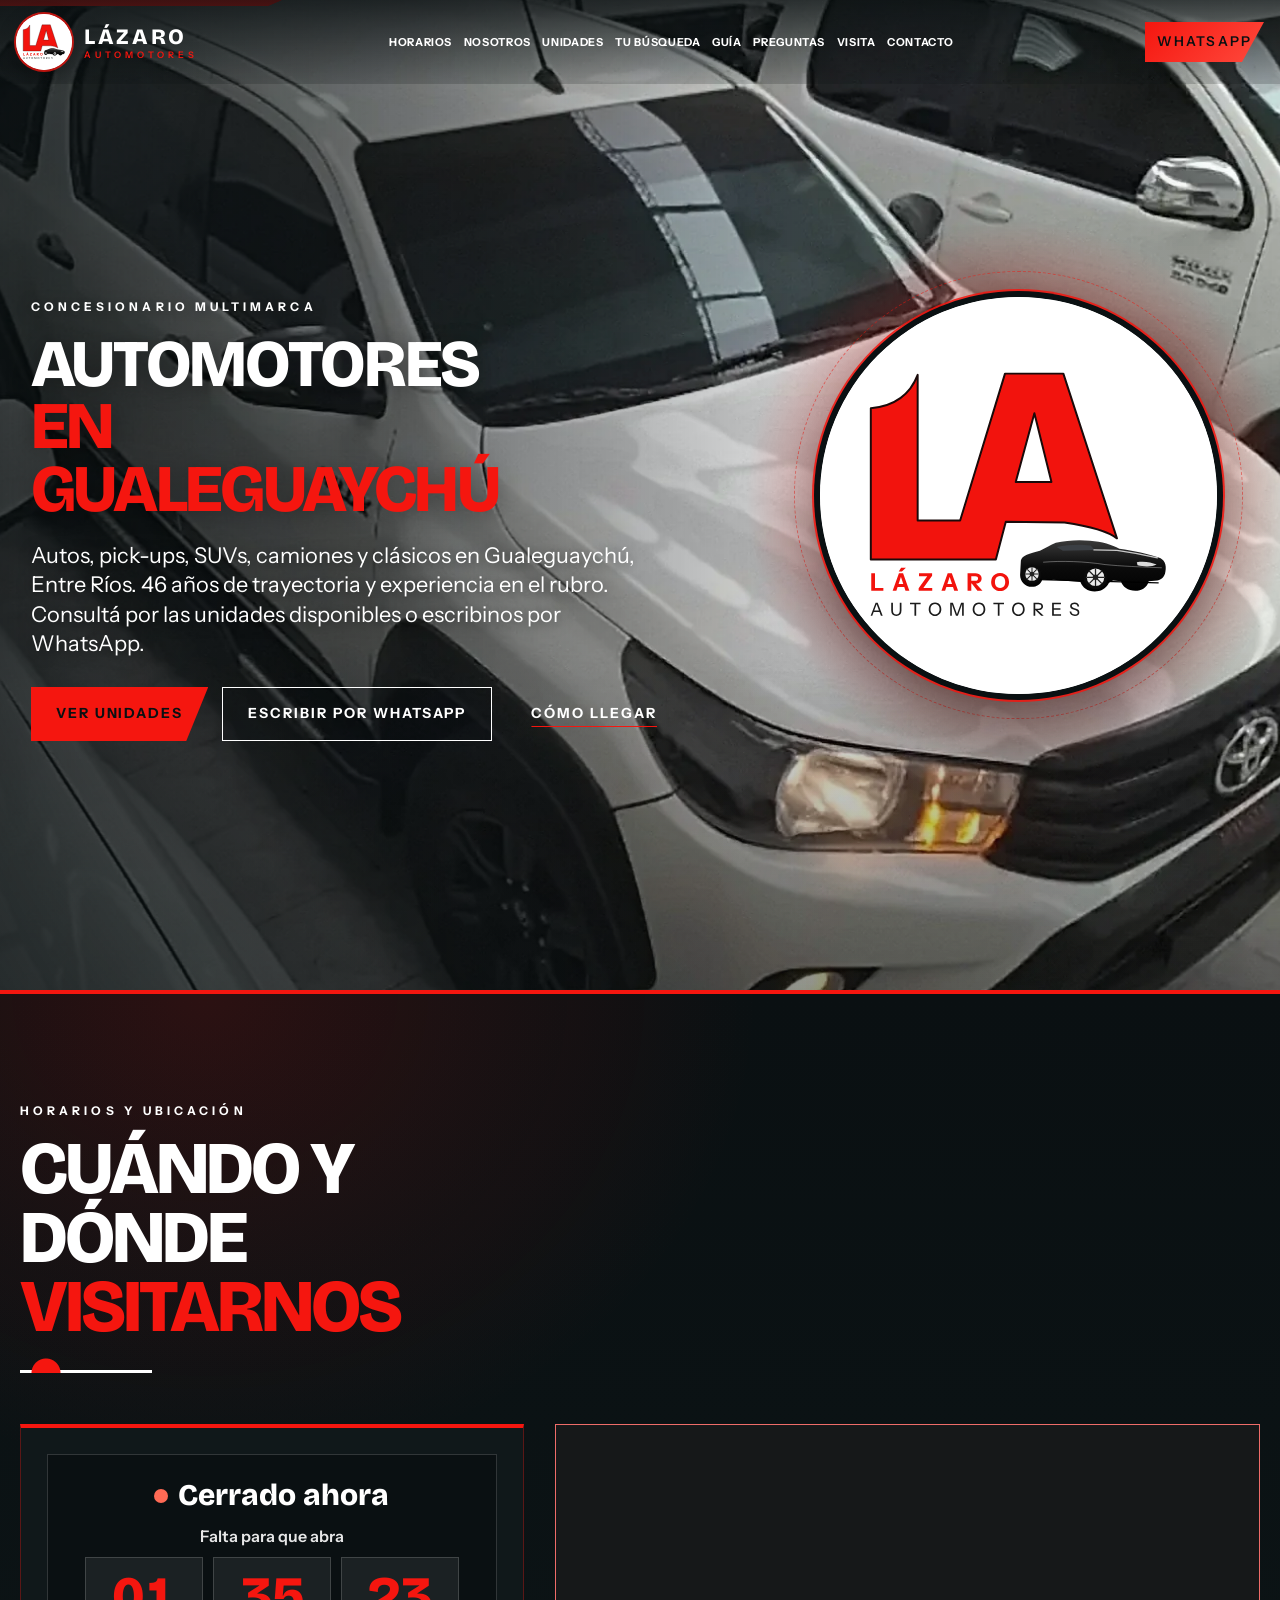
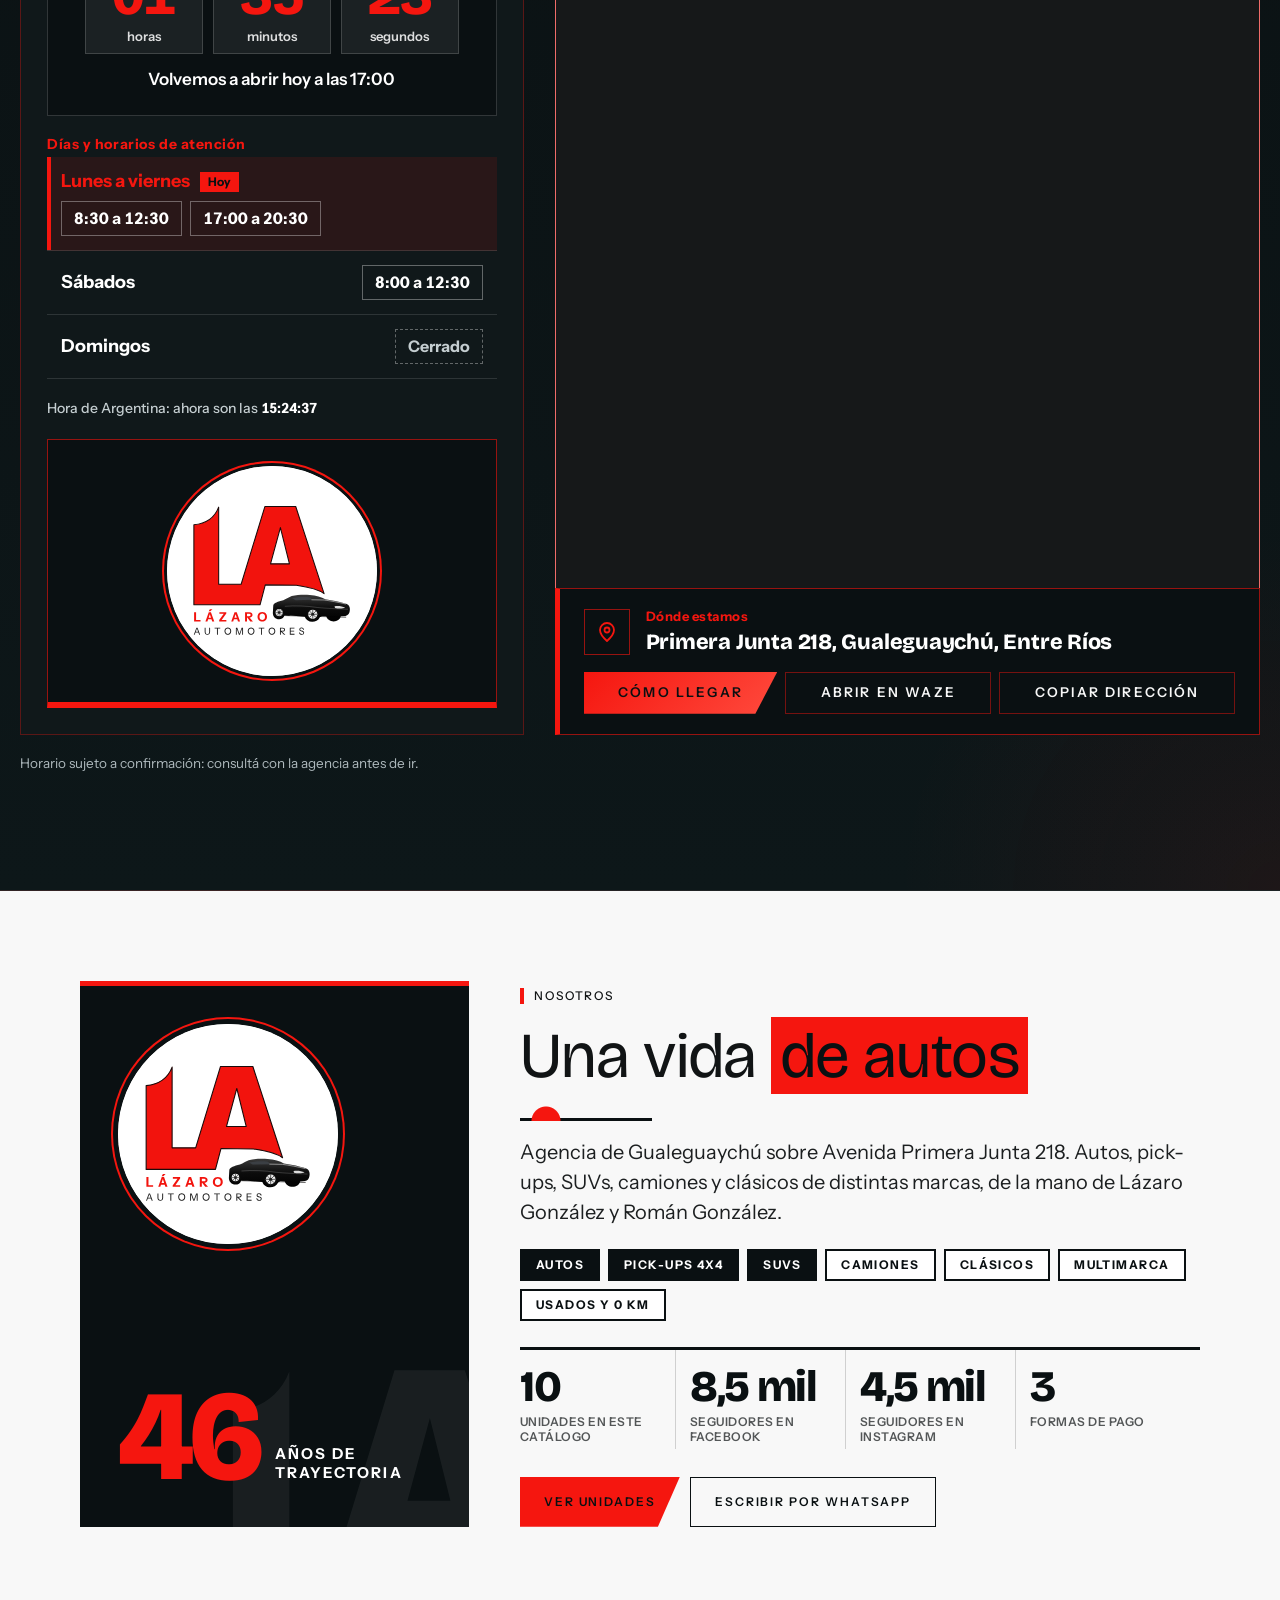
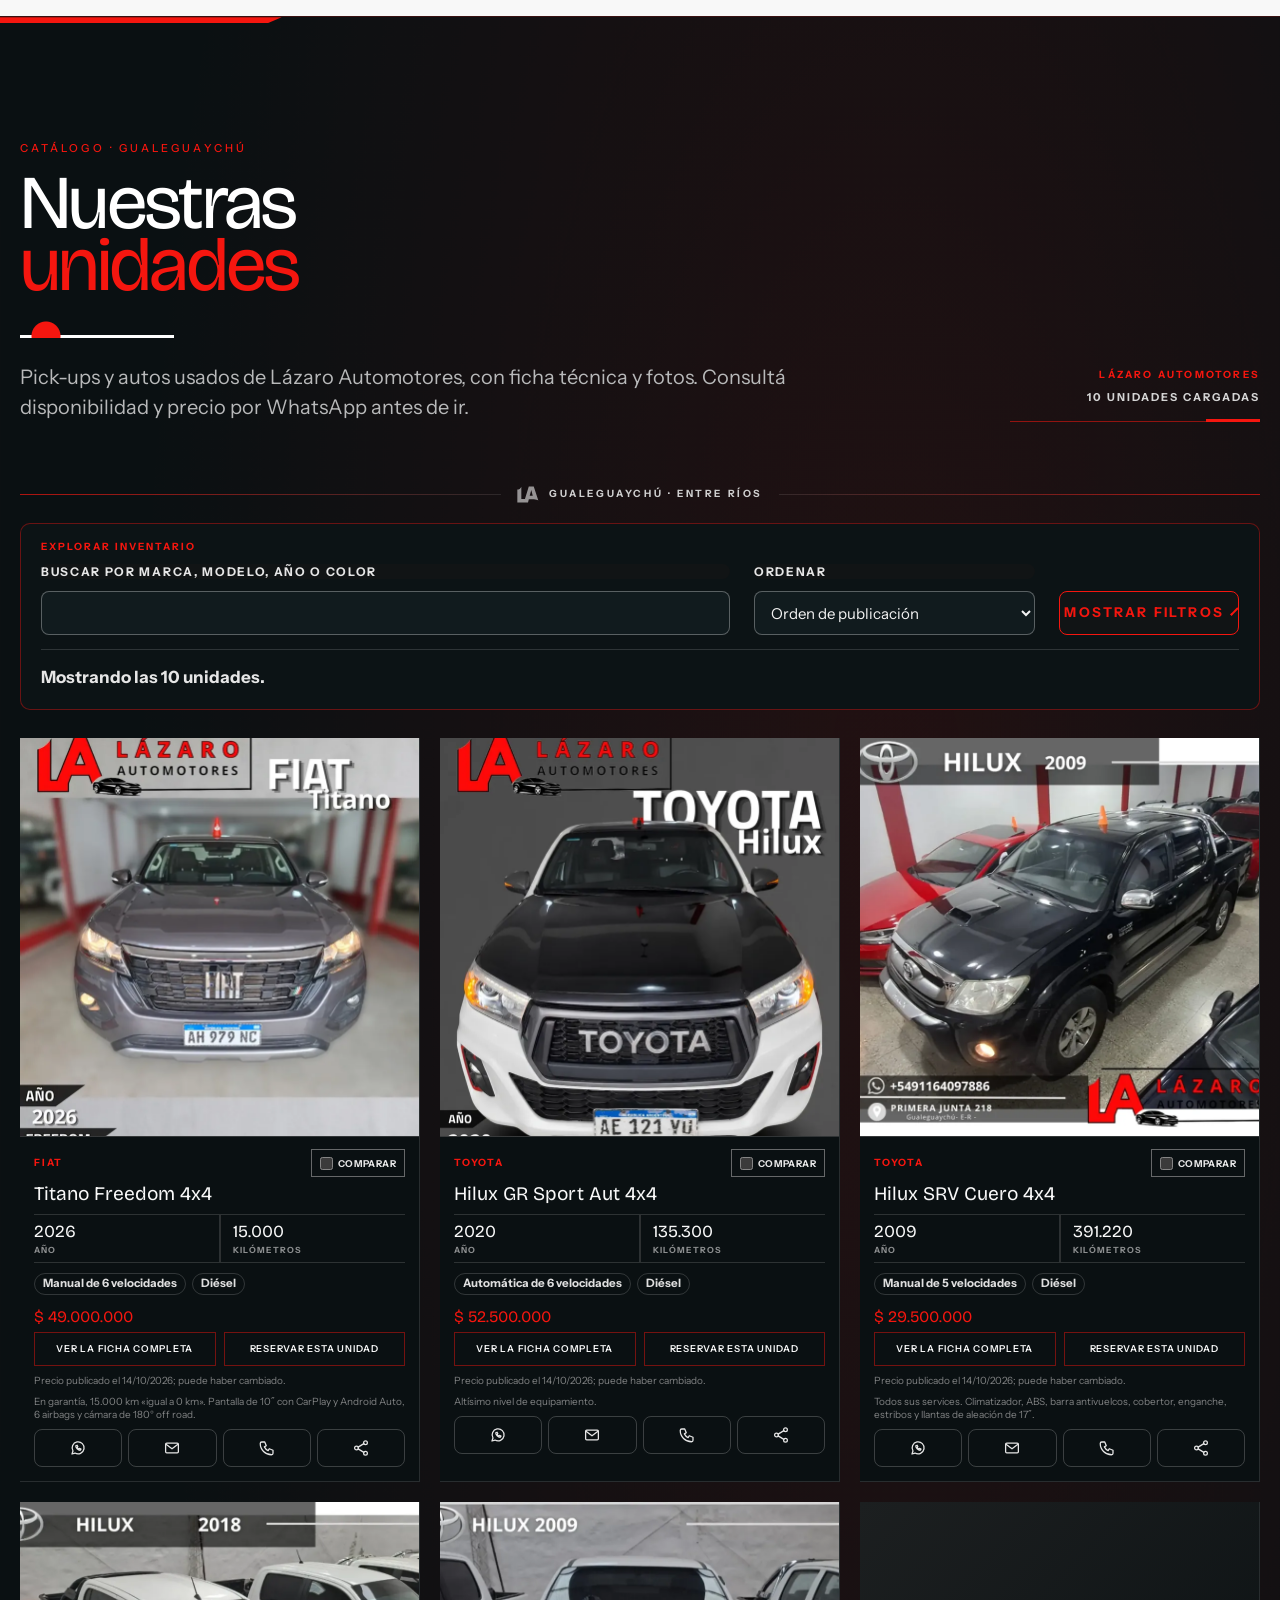
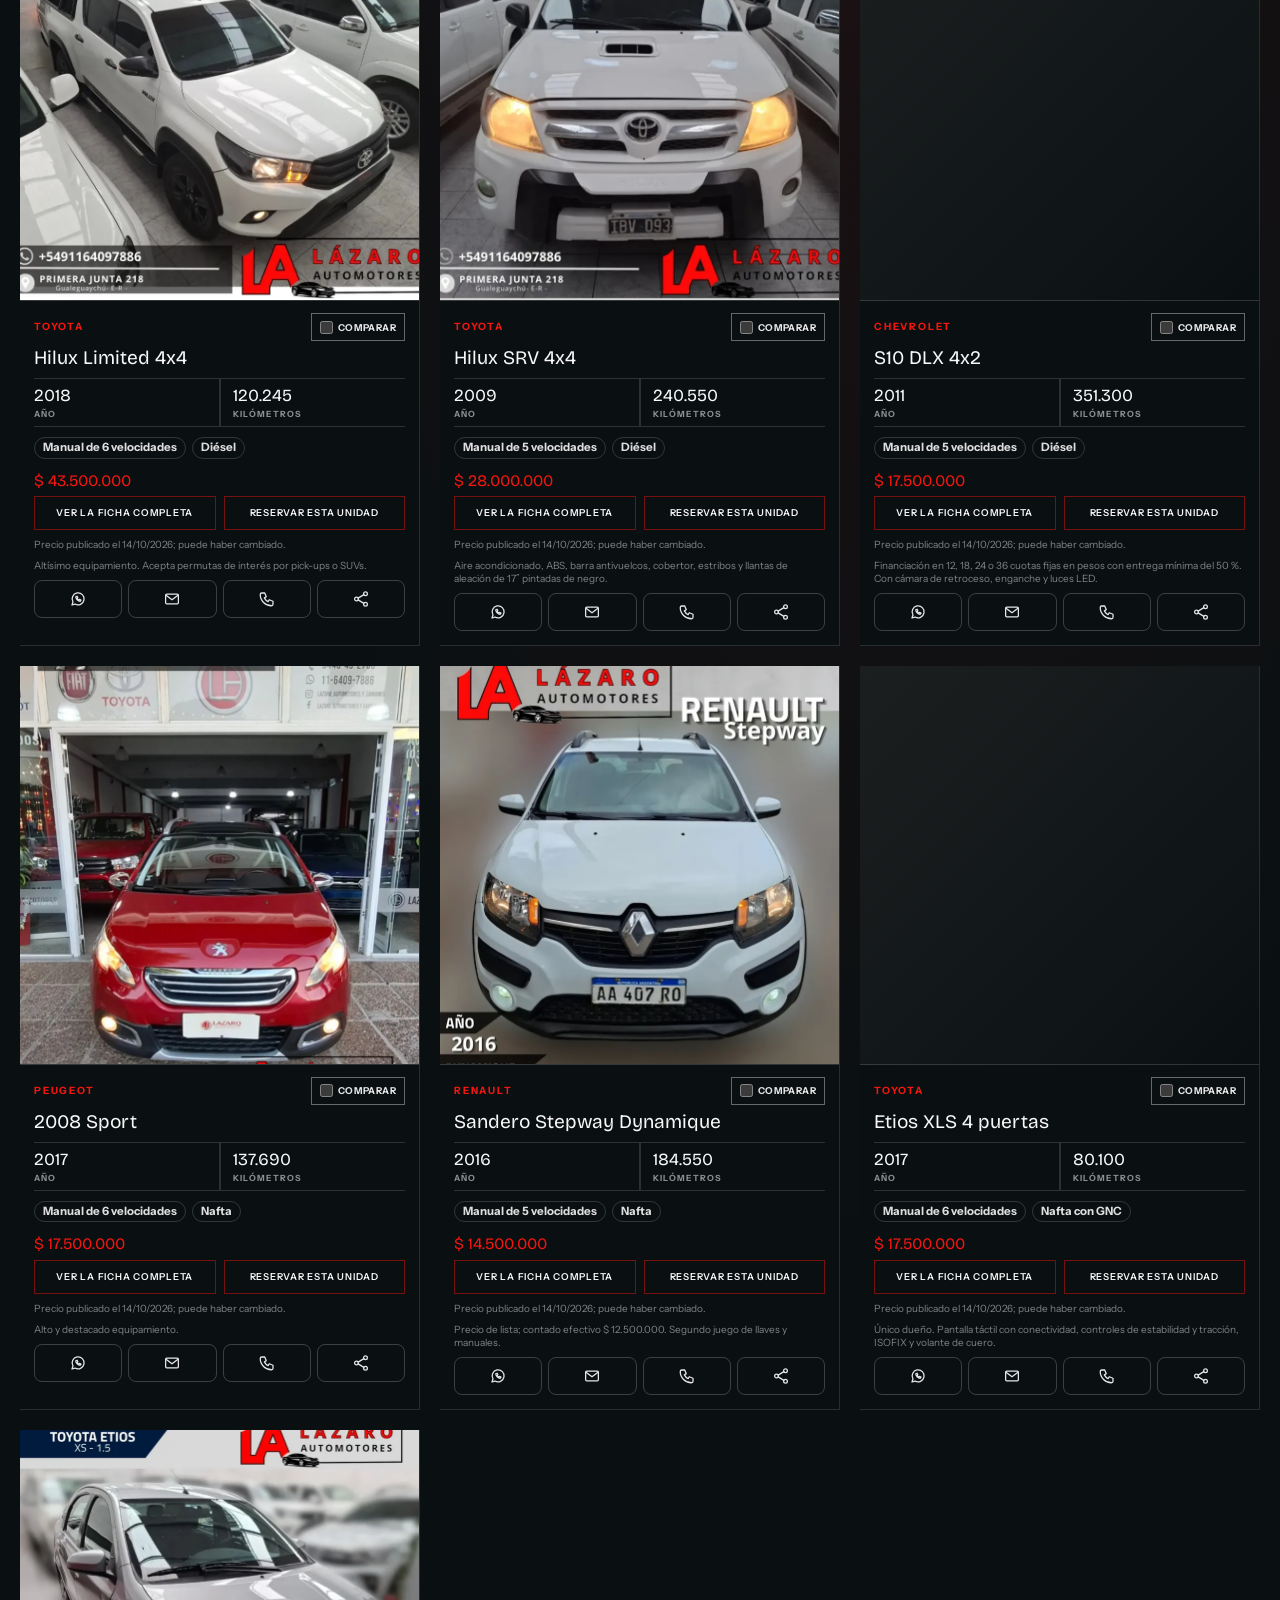
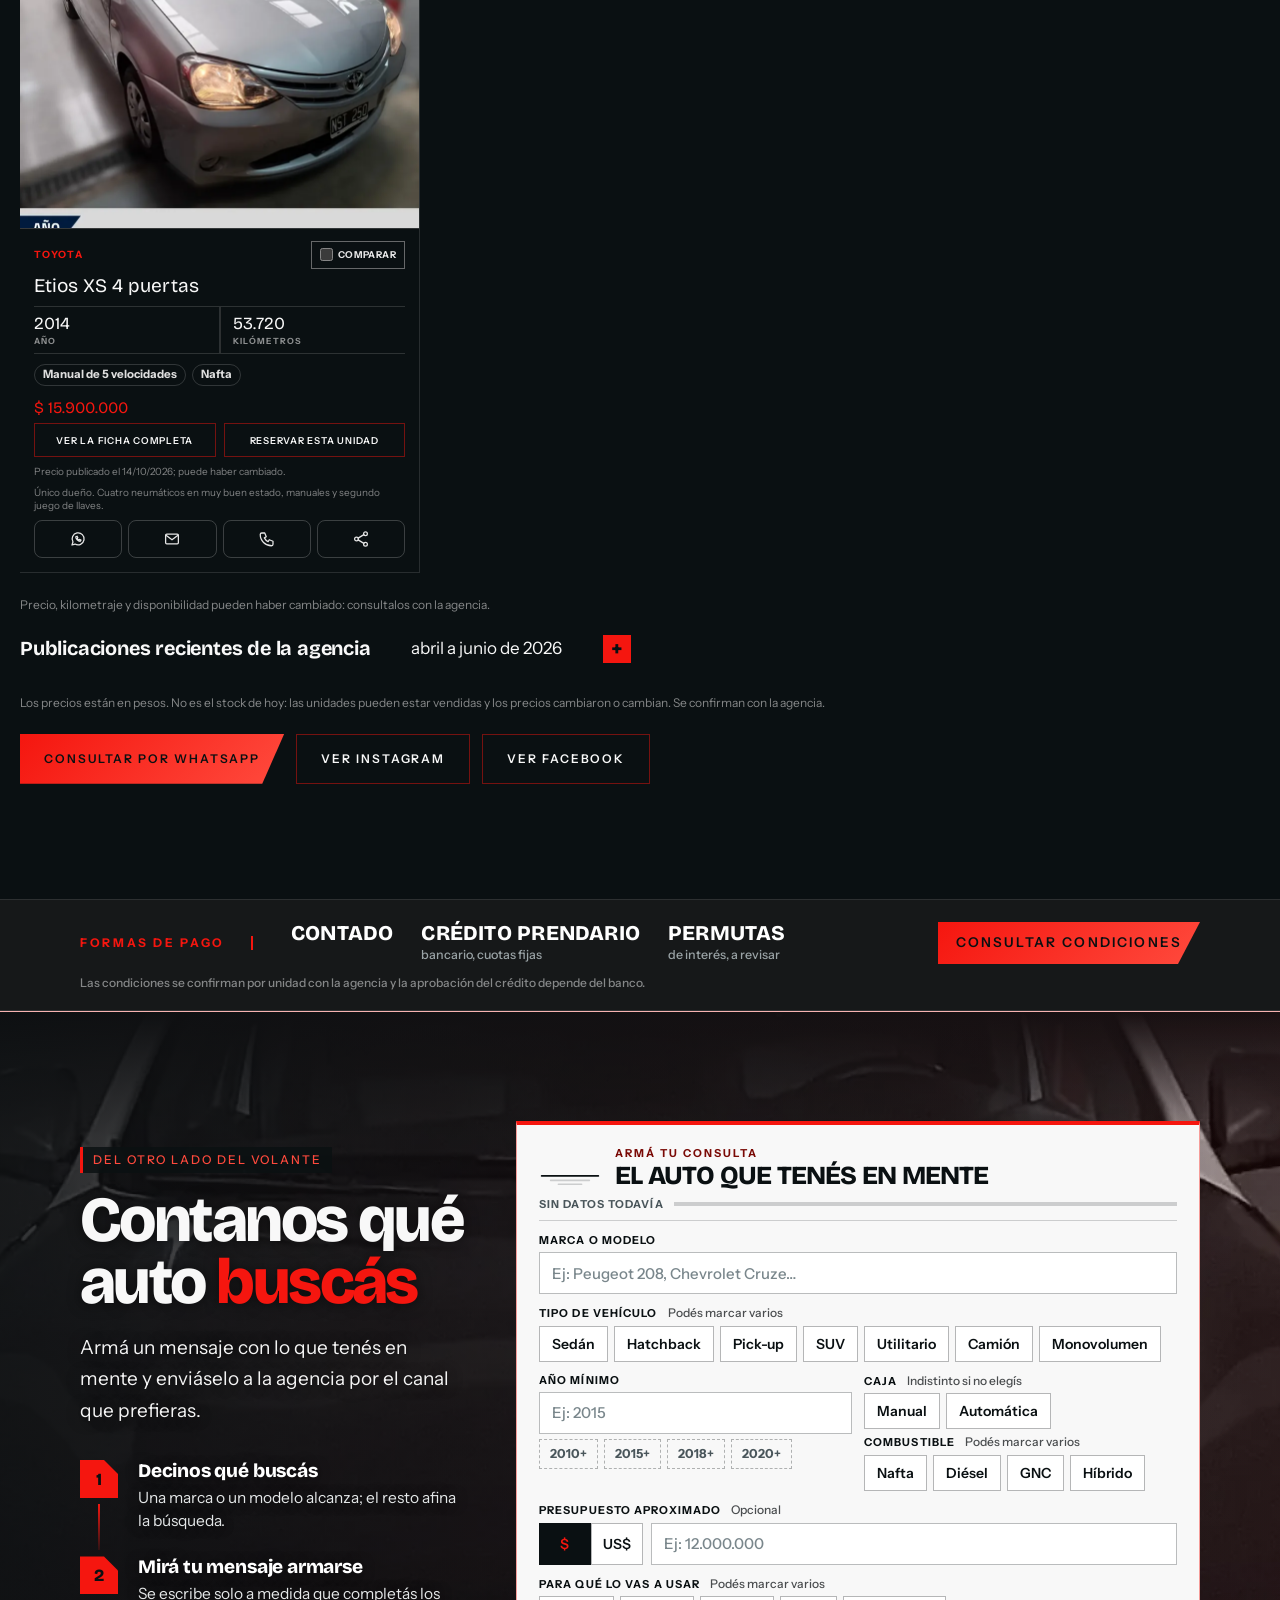
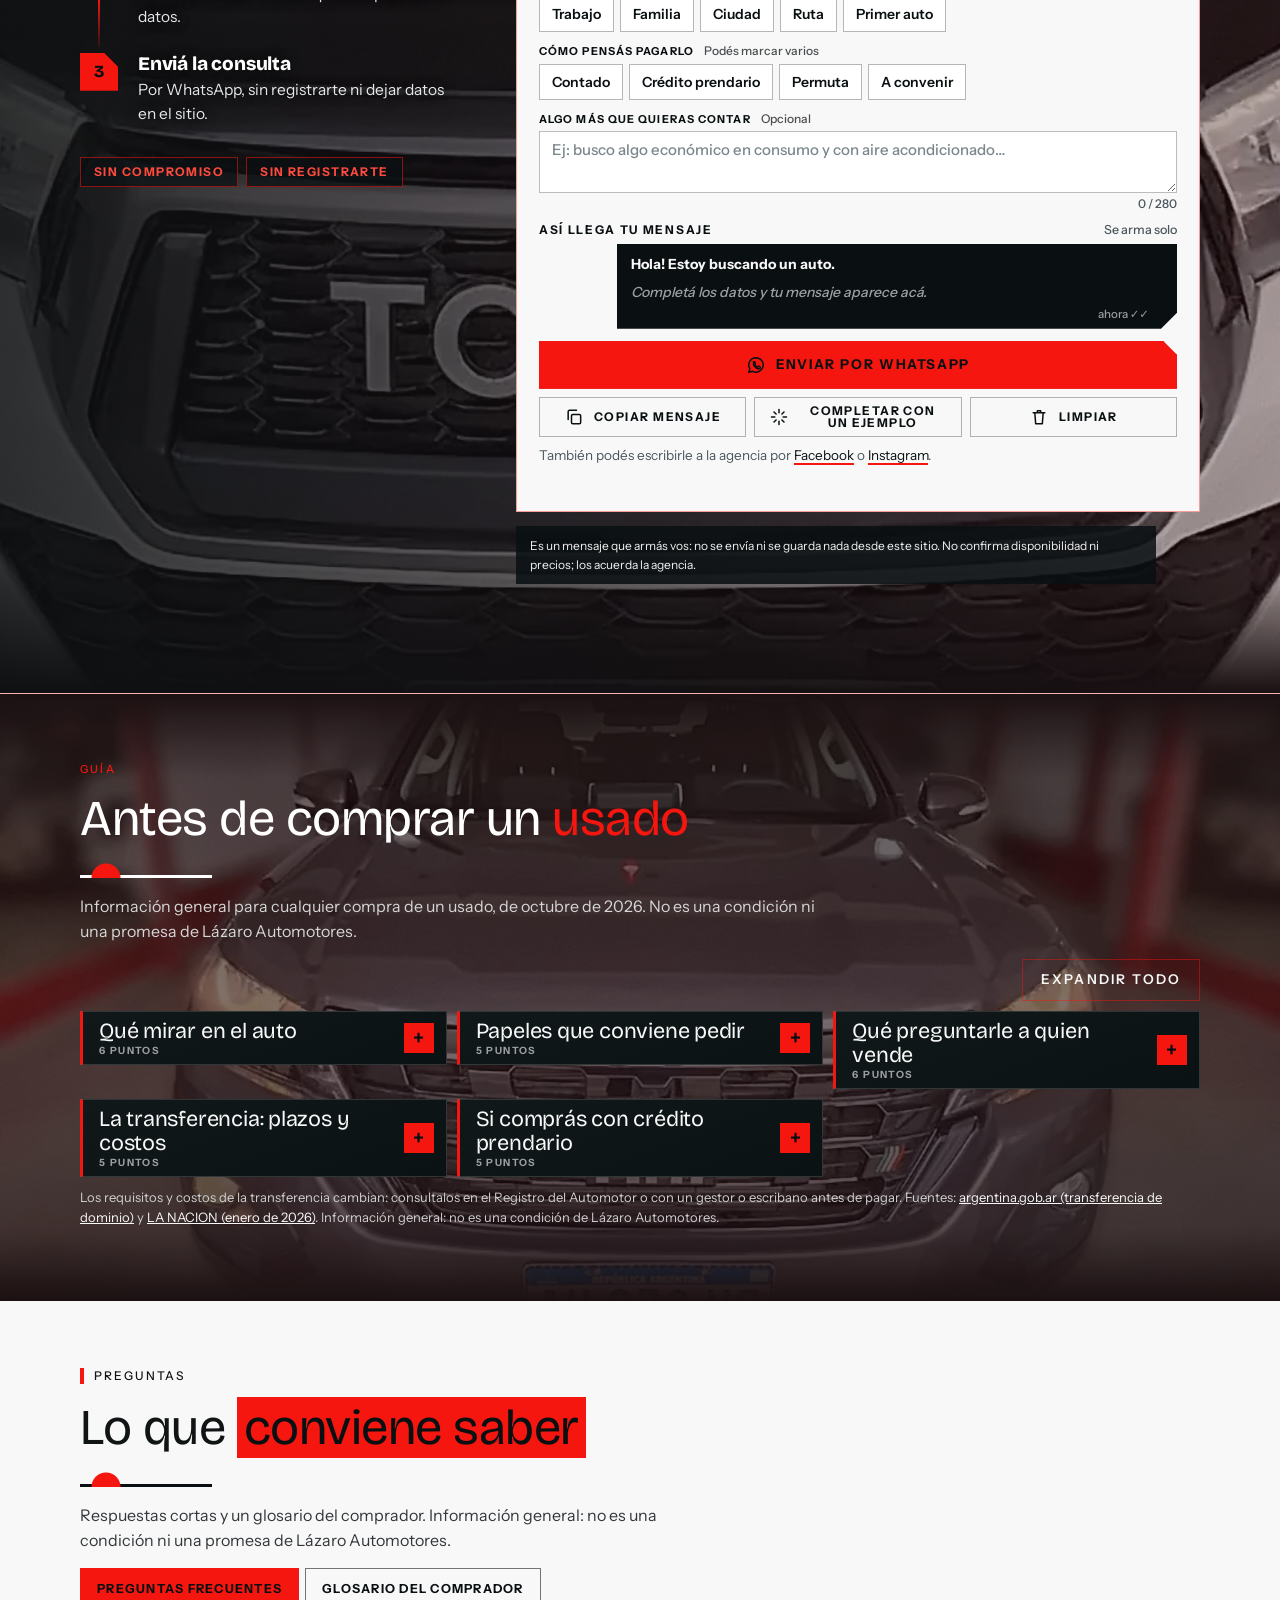
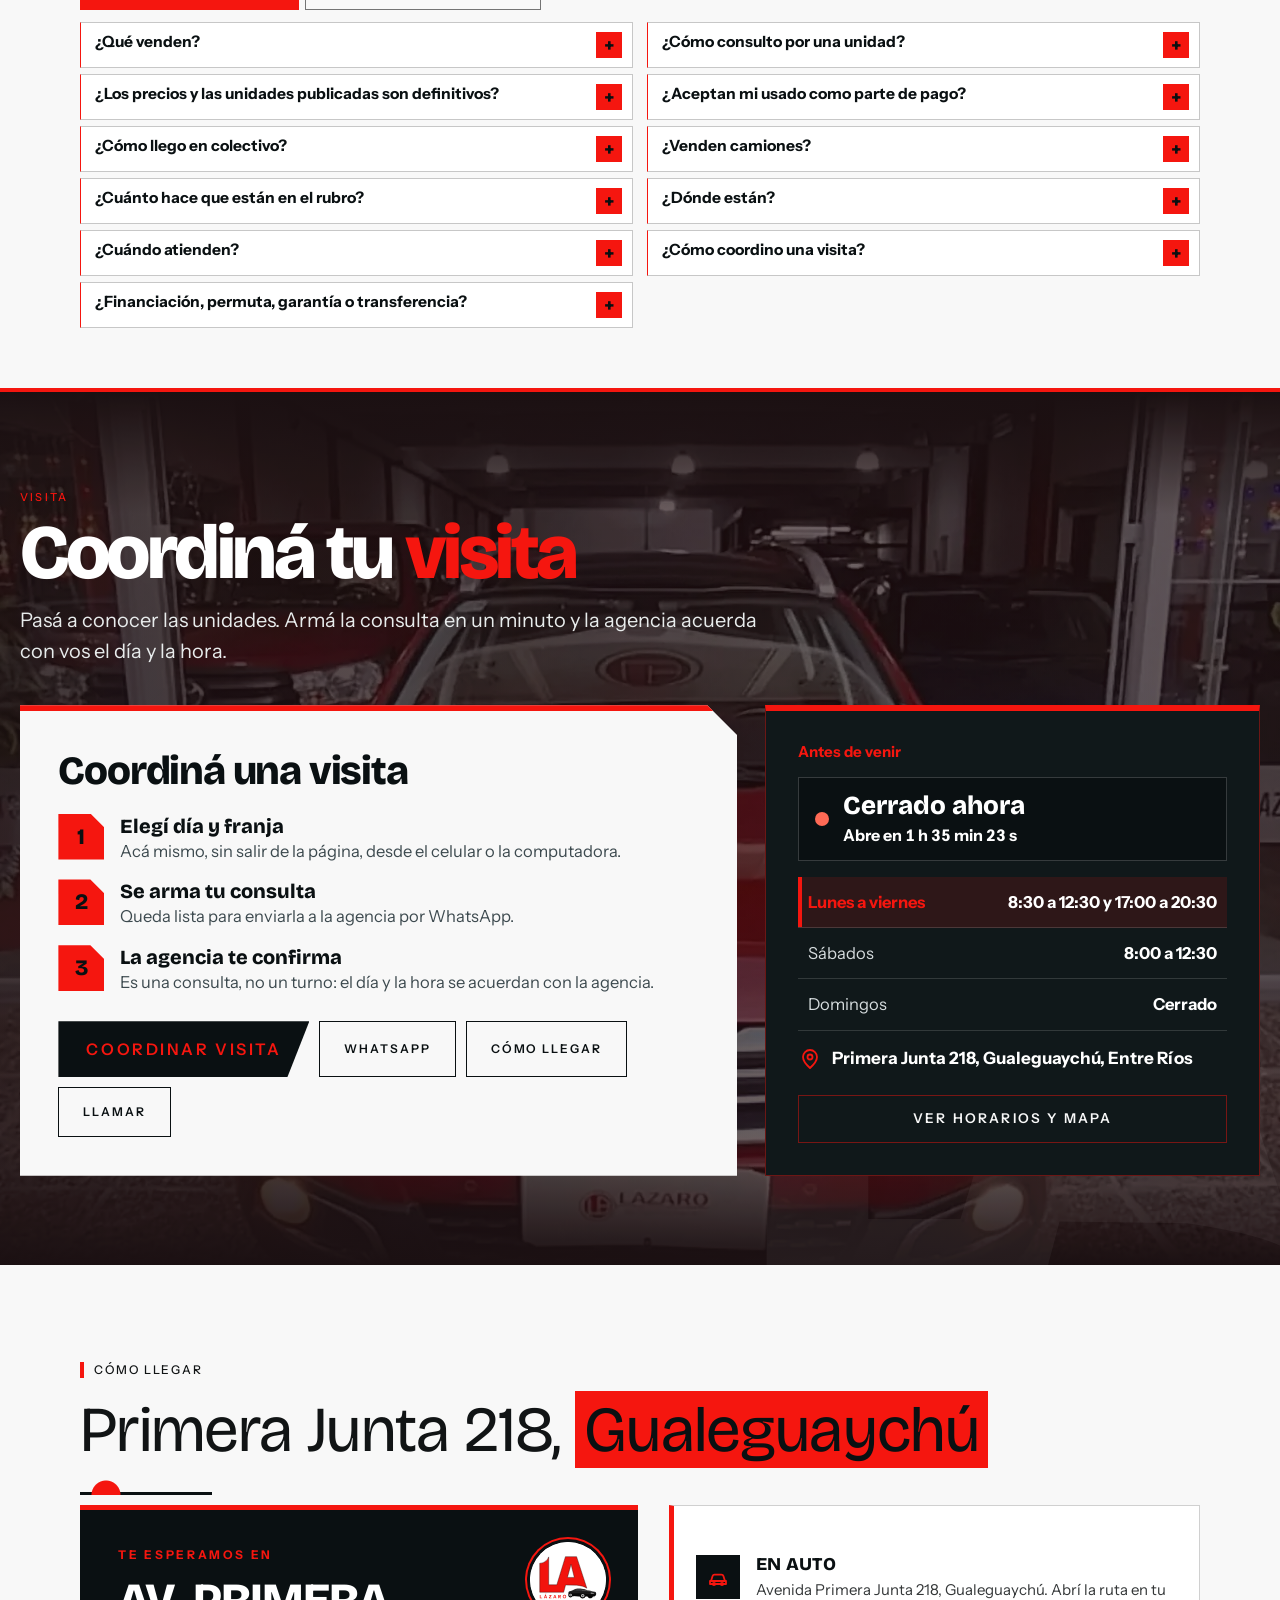
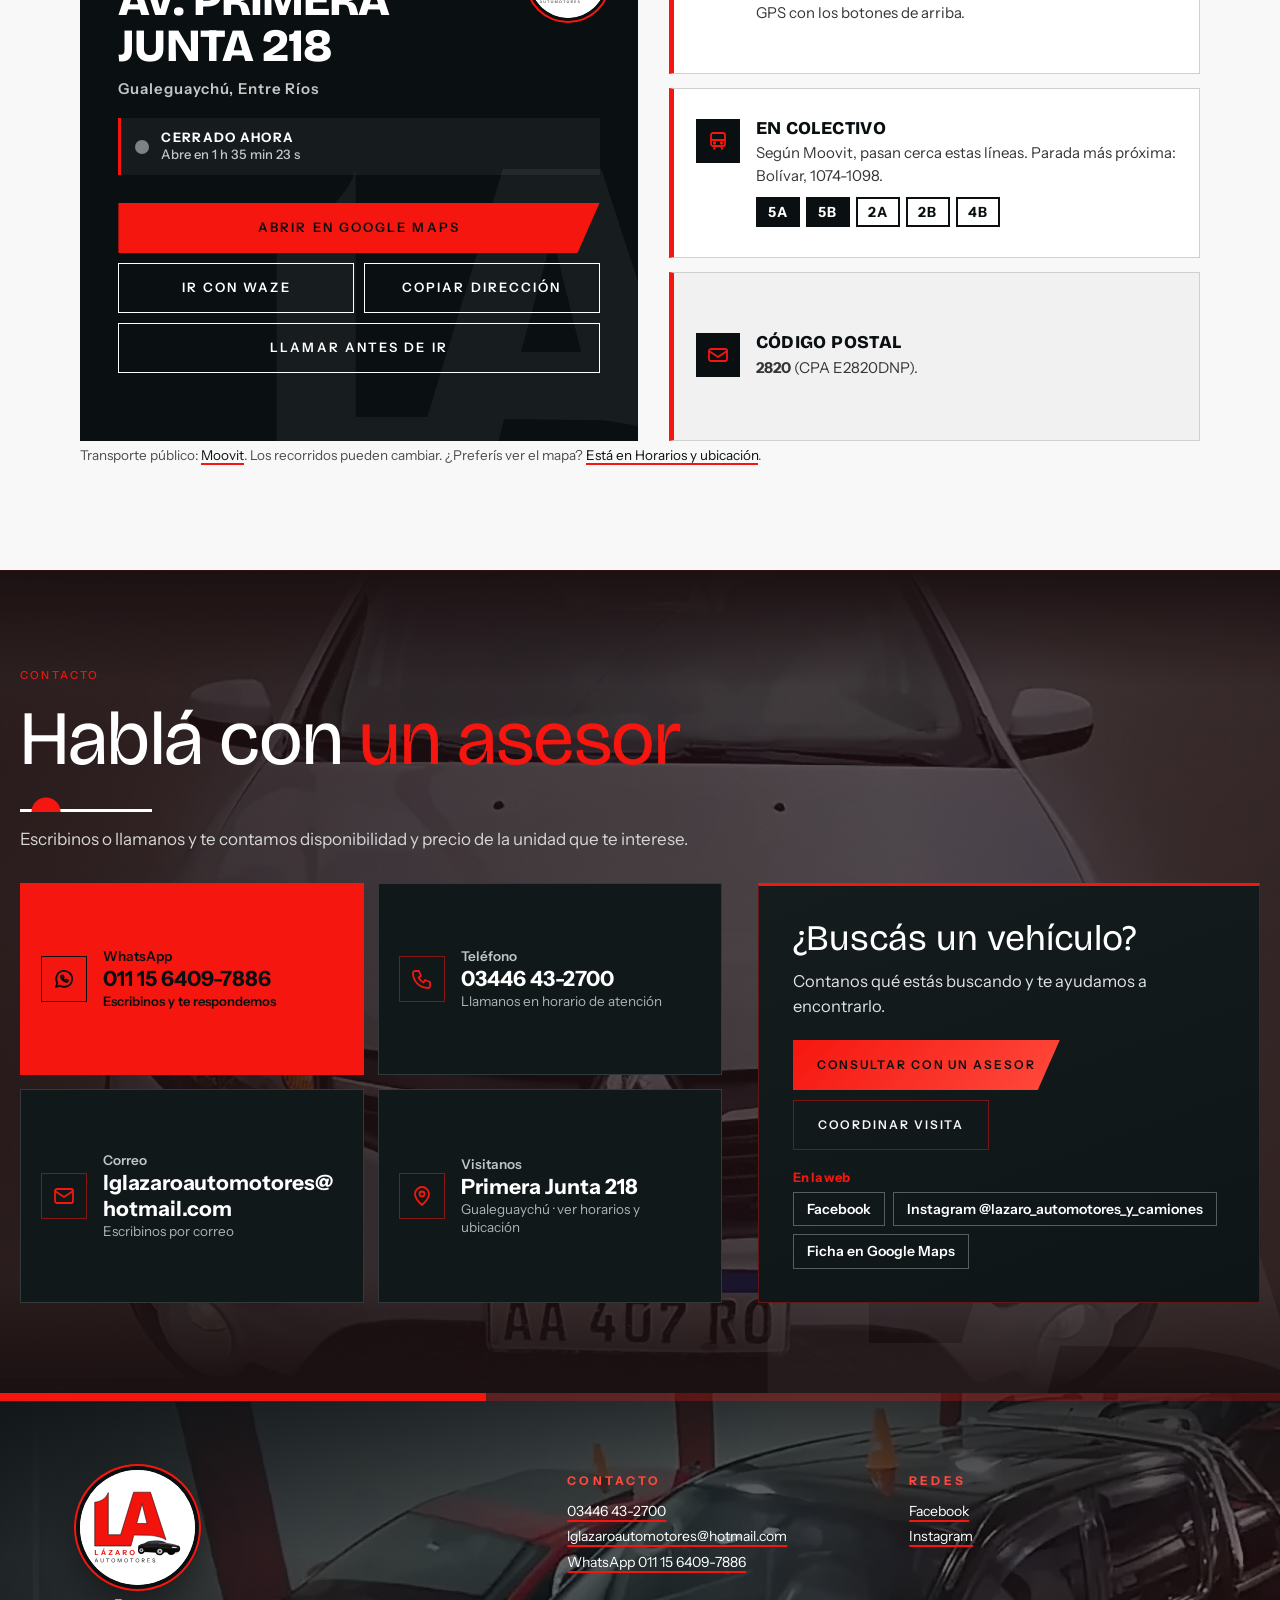
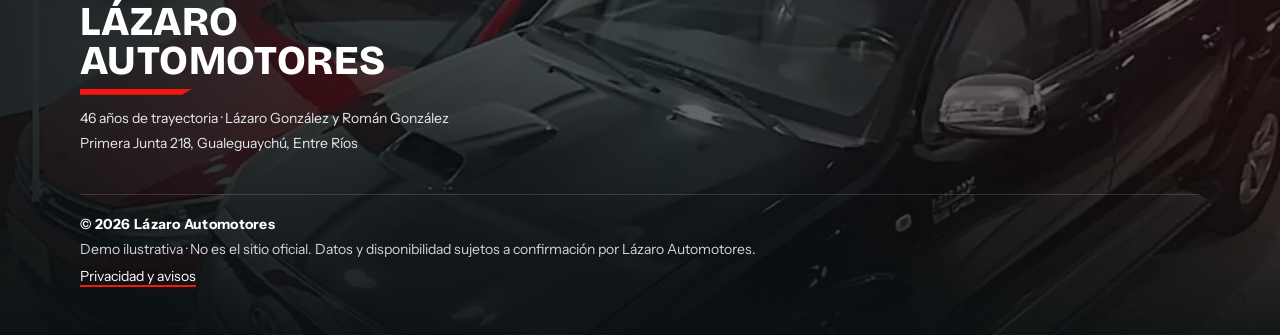
<file: index.html>
<!DOCTYPE html>
<html lang="es-AR">
<head>
<meta charset="utf-8">
<meta name="viewport" content="width=device-width, initial-scale=1, viewport-fit=cover">
<meta name="robots" content="noindex, nofollow">
<title>Lázaro Automotores · Concesionario multimarca en Gualeguaychú, Entre Ríos</title>
<meta name="description" content="Lázaro Automotores en Gualeguaychú, Entre Ríos: autos, pick-ups, SUVs, camiones y clásicos, con 46 años de trayectoria. Primera Junta 218. Financiación con créditos prendarios y permutas. Consultá por WhatsApp.">
<meta name="theme-color" content="#0a1012">
<meta property="og:type" content="website">
<meta property="og:site_name" content="Lázaro Automotores">
<meta property="og:url" content="https://hnk375561-lab.github.io/lazaro-automotores-y-camiones/">
<meta property="og:title" content="Lázaro Automotores · Concesionario multimarca en Gualeguaychú, Entre Ríos">
<meta property="og:description" content="Lázaro Automotores en Gualeguaychú, Entre Ríos: autos, pick-ups, SUVs, camiones y clásicos, con 46 años de trayectoria. Primera Junta 218. Financiación con créditos prendarios y permutas. Consultá por WhatsApp.">
<meta property="og:locale" content="es_AR">
<meta property="og:image" content="https://hnk375561-lab.github.io/lazaro-automotores-y-camiones/images/og-lazaro.png">
<meta property="og:image:secure_url" content="https://hnk375561-lab.github.io/lazaro-automotores-y-camiones/images/og-lazaro.png">
<meta property="og:image:type" content="image/png">
<meta property="og:image:width" content="1200">
<meta property="og:image:height" content="630">
<meta property="og:image:alt" content="Lázaro Automotores · Concesionario multimarca en Gualeguaychú, Entre Ríos">
<meta name="twitter:card" content="summary_large_image">
<meta name="twitter:title" content="Lázaro Automotores · Concesionario multimarca en Gualeguaychú, Entre Ríos">
<meta name="twitter:description" content="Lázaro Automotores en Gualeguaychú, Entre Ríos: autos, pick-ups, SUVs, camiones y clásicos, con 46 años de trayectoria. Primera Junta 218. Financiación con créditos prendarios y permutas. Consultá por WhatsApp.">
<meta name="twitter:image" content="https://hnk375561-lab.github.io/lazaro-automotores-y-camiones/images/og-lazaro.png">
<meta name="twitter:image:alt" content="Lázaro Automotores · Concesionario multimarca en Gualeguaychú, Entre Ríos">
<link rel="manifest" href="site.webmanifest">
<link rel="icon" type="image/svg+xml" href="favicon.svg">
<link rel="apple-touch-icon" href="images/apple-touch-icon.png">
<link rel="preload" href="fonts/bricolage-grotesque-latin.woff2" as="font" type="font/woff2" crossorigin>
<link rel="preload" href="fonts/instrument-sans-latin.woff2" as="font" type="font/woff2" crossorigin>
<link rel="stylesheet" href="css/base.css">
<link rel="stylesheet" href="css/horizonte-v72.css">
<link rel="stylesheet" href="css/lazaro.css">
<link rel="stylesheet" href="css/marca.css">
<script type="application/ld+json">{"@context":"https://schema.org","@type":"AutoDealer","name":"Lázaro Automotores","alternateName":"Lázaro Automotores y Camiones","slogan":"Una vida de autos","description":"Agencia de autos, pick-ups, SUVs, camiones y clásicos en Gualeguaychú, Entre Ríos. 46 años de trayectoria.","paymentAccepted":"Efectivo, crédito prendario bancario, permuta","areaServed":"Gualeguaychú, Entre Ríos","address":{"@type":"PostalAddress","streetAddress":"Primera Junta 218","postalCode":"E2820","addressLocality":"Gualeguaychú","addressRegion":"Entre Ríos","addressCountry":"AR"},"sameAs":["https://www.facebook.com/lazaroautomotoresycamiones","https://www.instagram.com/lazaro_automotores_y_camiones/"],"geo":{"@type":"GeoCoordinates","latitude":-33.0056114,"longitude":-58.5214283},"telephone":"+543446432700","email":"lglazaroautomotores@hotmail.com","openingHoursSpecification":[{"@type":"OpeningHoursSpecification","dayOfWeek":["Monday","Tuesday","Wednesday","Thursday","Friday"],"opens":"08:30","closes":"12:30"},{"@type":"OpeningHoursSpecification","dayOfWeek":["Monday","Tuesday","Wednesday","Thursday","Friday"],"opens":"17:00","closes":"20:30"},{"@type":"OpeningHoursSpecification","dayOfWeek":"Saturday","opens":"08:00","closes":"12:30"}],"hasMap":"https://www.google.com/maps/place/Lazaro+Automotores/@-33.0057421,-58.5215153,17z/data=!4m15!1m8!3m7!1s0x95b00788edf01673:0x80b547a065cb1bb4!2sLazaro+Automotores!8m2!3d-33.0056114!4d-58.5214283!10e5!16s%2Fg%2F1tdr4hfn!3m5!1s0x95b00788edf01673:0x80b547a065cb1bb4!8m2!3d-33.0056114!4d-58.5214283!16s%2Fg%2F1tdr4hfn?entry=ttu&g_ep=EgoyMDI2MTAxMy4wIKXMDSoASAFQAw%3D%3D"}</script>
<script defer src="js/secciones.js"></script>
<script defer src="js/mapa.js"></script>
<script defer src="js/horarios.js"></script>
<script defer src="js/site.js"></script>
<script defer src="js/hero-rail.js"></script>
<script defer src="js/reserva-inline.js"></script>
<style>.inventory-section .car-ph{height:210px}.inventory-section .car-ph img{object-position:50% 40%}</style>
</head>
<body>
<a class="skip" href="#unidades">Saltar al contenido</a>
<header class="site-header site-header--home"><div class="w"><a class="mark" href="./" aria-label="Lázaro Automotores, inicio"><img class="mark-logo" src="images/logo-lazaro-badge.svg" width="56" height="56" alt="" decoding="async"><span class="wm"><b>Lázaro</b><i>Automotores</i></span></a>
<nav class="site-nav" id="site-nav" aria-label="Principal"><a href="#horarios">Horarios</a><a href="#nosotros">Nosotros</a><a href="#unidades">Unidades</a><a href="#busqueda">Tu búsqueda</a><a href="#guia">Guía</a><a href="#preguntas">Preguntas</a><a href="#visita">Visita</a><a href="#contacto">Contacto</a></nav>
<button class="menu-toggle" type="button" aria-expanded="false" aria-controls="site-nav" data-menu-toggle><span class="menu-icon" aria-hidden="true"></span><span>Menú</span></button>
<div class="hc"><a class="btn p sm" href="https://wa.me/5491164097886?text=Hola!%20Quiero%20consultar%20por%20las%20unidades%20disponibles." target="_blank" rel="noopener noreferrer">WhatsApp</a></div></div></header>
<p class="demo"><span>Demo ilustrativa · No es el sitio oficial</span></p>
<main id="top">
<div class="hero" role="region" aria-label="Presentación">
<div class="hero-media" aria-hidden="true"><span class="hero-fx"></span></div>
<div class="hx-copy">
<p class="ey">Concesionario multimarca</p>
<h1><span class="sr">Lázaro Automotores: </span>Automotores <em>en Gualeguaychú</em></h1>
<p class="lead">Autos, pick-ups, SUVs, camiones y clásicos en Gualeguaychú, Entre Ríos. 46 años de trayectoria y experiencia en el rubro. Consultá por las unidades disponibles o escribinos por WhatsApp.</p>
<div class="row"><a class="btn p" href="#unidades">Ver unidades</a><a class="btn" href="https://wa.me/5491164097886?text=Hola!%20Quiero%20consultar%20por%20las%20unidades%20disponibles." target="_blank" rel="noopener noreferrer">Escribir por WhatsApp</a><a class="btn lnk" href="https://www.google.com/maps/place/Lazaro+Automotores/@-33.0057421,-58.5215153,17z/data=!4m15!1m8!3m7!1s0x95b00788edf01673:0x80b547a065cb1bb4!2sLazaro+Automotores!8m2!3d-33.0056114!4d-58.5214283!10e5!16s%2Fg%2F1tdr4hfn!3m5!1s0x95b00788edf01673:0x80b547a065cb1bb4!8m2!3d-33.0056114!4d-58.5214283!16s%2Fg%2F1tdr4hfn?entry=ttu&amp;g_ep=EgoyMDI2MTAxMy4wIKXMDSoASAFQAw%3D%3D" target="_blank" rel="noopener noreferrer">Cómo llegar</a></div></div>
<div class="hx-badge" aria-hidden="true"><span class="hx-badge-ring"></span><img src="images/logo-lazaro-badge.svg" width="460" height="460" alt="" decoding="async" fetchpriority="high"></div>
<a class="hx-down" href="#unidades">Explorá las unidades</a>
</div>

<section id="horarios" class="hz-hr hz-lux hz-v71" aria-labelledby="hor-t" data-semana="[{&quot;etiqueta&quot;:&quot;Lunes a viernes&quot;,&quot;dias&quot;:[1,2,3,4,5],&quot;rangos&quot;:[[&quot;08:30&quot;,&quot;12:30&quot;],[&quot;17:00&quot;,&quot;20:30&quot;]]},{&quot;etiqueta&quot;:&quot;Sábados&quot;,&quot;dias&quot;:[6],&quot;rangos&quot;:[[&quot;08:00&quot;,&quot;12:30&quot;]]}]"><div class="w">
<div class="hz-hr-head"><p class="ey">Horarios y ubicación</p><h2 id="hor-t">Cuándo y dónde <em>visitarnos</em></h2></div>
<div class="hz-stage">
<div class="hz-panel">
<div class="hz-now" data-live data-abierto="0">
<p class="hz-now-st"><span class="hz-dot" aria-hidden="true"></span><span data-estado-t>Horario de atención</span></p>
<p class="hz-now-lbl" data-cd-lbl></p>
<div class="hz-cd" role="timer" aria-label="Tiempo que falta"><span class="hz-cd-u"><b data-cd-h>--</b><i>horas</i></span><span class="hz-cd-u"><b data-cd-m>--</b><i>minutos</i></span><span class="hz-cd-u"><b data-cd-s>--</b><i>segundos</i></span></div>
<p class="hz-now-d" data-estado-d>L-V 8:30–12:30 y 17:00–20:30 · S 8:00–12:30</p>
</div>
<div class="hz-wk"><p class="hz-wk-t">Días y horarios de atención</p>
<table class="hz-tbl"><caption class="sr">Horario de atención</caption><tbody><tr data-dias="1,2,3,4,5"><th scope="row"><span class="hz-dn">Lunes a viernes</span><span class="hz-hoy">Hoy</span></th><td><span class="hz-rg">8:30 a 12:30</span><span class="hz-rg">17:00 a 20:30</span></td></tr><tr data-dias="6"><th scope="row"><span class="hz-dn">Sábados</span><span class="hz-hoy">Hoy</span></th><td><span class="hz-rg">8:00 a 12:30</span></td></tr><tr data-dias="0"><th scope="row"><span class="hz-dn">Domingos</span><span class="hz-hoy">Hoy</span></th><td><span class="hz-rg hz-rg--x">Cerrado</span></td></tr></tbody></table></div>
<p class="hz-tz">Hora de Argentina: ahora son las <b data-reloj>--:--:--</b></p>
<div class="hz-brand"><img src="images/logo-lazaro-badge.svg" width="230" height="230" alt="Lázaro Automotores" loading="lazy" decoding="async"></div>
</div>
<div class="hz-mapwrap">
<div class="hz-map" id="mapa" data-lat="-33.0056114" data-lng="-58.5214283" data-nombre="Lázaro Automotores" data-dir="Primera Junta 218, Gualeguaychú, Entre Ríos" data-gmaps="https://www.google.com/maps/place/Lazaro+Automotores/@-33.0057421,-58.5215153,17z/data=!4m15!1m8!3m7!1s0x95b00788edf01673:0x80b547a065cb1bb4!2sLazaro+Automotores!8m2!3d-33.0056114!4d-58.5214283!10e5!16s%2Fg%2F1tdr4hfn!3m5!1s0x95b00788edf01673:0x80b547a065cb1bb4!8m2!3d-33.0056114!4d-58.5214283!16s%2Fg%2F1tdr4hfn?entry=ttu&amp;g_ep=EgoyMDI2MTAxMy4wIKXMDSoASAFQAw%3D%3D" data-leaflet="js/vendor/leaflet.js" data-css="js/vendor/leaflet.css">
<div class="hz-map-v" role="region" aria-label="Mapa con la ubicación de Lázaro Automotores"></div>
<div class="hz-map-ph" data-mapa-ph><span class="hz-map-ic"><svg viewBox="0 0 24 24" aria-hidden="true"><path d="M12 21s-7-6.2-7-11a7 7 0 0 1 14 0c0 4.8-7 11-7 11z"/><circle cx="12" cy="10" r="2.5"/></svg></span><p>Mapa de Gualeguaychú</p><div class="row"><button class="btn p sm" type="button" data-mapa-abrir hidden>Ver mapa</button><a class="btn sm" href="https://www.google.com/maps/place/Lazaro+Automotores/@-33.0057421,-58.5215153,17z/data=!4m15!1m8!3m7!1s0x95b00788edf01673:0x80b547a065cb1bb4!2sLazaro+Automotores!8m2!3d-33.0056114!4d-58.5214283!10e5!16s%2Fg%2F1tdr4hfn!3m5!1s0x95b00788edf01673:0x80b547a065cb1bb4!8m2!3d-33.0056114!4d-58.5214283!16s%2Fg%2F1tdr4hfn?entry=ttu&amp;g_ep=EgoyMDI2MTAxMy4wIKXMDSoASAFQAw%3D%3D" target="_blank" rel="noopener noreferrer">Abrir en Google Maps</a></div><p class="map-m src" role="status" aria-live="polite"></p></div>
</div>
<div class="hz-addr"><div class="hz-addr-t"><span class="hz-addr-i"><svg viewBox="0 0 24 24" aria-hidden="true"><path d="M12 21s-7-6.2-7-11a7 7 0 0 1 14 0c0 4.8-7 11-7 11z"/><circle cx="12" cy="10" r="2.5"/></svg></span><div><p class="hz-k">Dónde estamos</p><p class="hz-a">Primera Junta 218, Gualeguaychú, Entre Ríos</p></div></div>
<div class="row"><a class="btn p sm" href="https://www.google.com/maps/place/Lazaro+Automotores/@-33.0057421,-58.5215153,17z/data=!4m15!1m8!3m7!1s0x95b00788edf01673:0x80b547a065cb1bb4!2sLazaro+Automotores!8m2!3d-33.0056114!4d-58.5214283!10e5!16s%2Fg%2F1tdr4hfn!3m5!1s0x95b00788edf01673:0x80b547a065cb1bb4!8m2!3d-33.0056114!4d-58.5214283!16s%2Fg%2F1tdr4hfn?entry=ttu&amp;g_ep=EgoyMDI2MTAxMy4wIKXMDSoASAFQAw%3D%3D" target="_blank" rel="noopener noreferrer">Cómo llegar</a><a class="btn sm" href="https://waze.com/ul?ll=-33.0056114,-58.5214283&amp;navigate=yes" target="_blank" rel="noopener noreferrer">Abrir en Waze</a><button class="btn sm" type="button" data-copiar="Primera Junta 218, Gualeguaychú, Entre Ríos" hidden>Copiar dirección</button></div></div>
</div>
</div>
<p class="src hz-src">Horario sujeto a confirmación: consultá con la agencia antes de ir.</p>
</div></section>
<section class="lt" id="nosotros" aria-labelledby="nos-t"><div class="w">
<div class="nz2">
<div class="nz2-brand">
<img class="nz2-logo" src="images/logo-lazaro-badge.svg" width="240" height="240" alt="Lázaro Automotores" loading="lazy" decoding="async">
<p class="nz2-num"><b>46</b><span>años de trayectoria</span></p>
</div>
<div class="nz2-body">
<p class="ey">Nosotros</p><h2 id="nos-t">Una vida <em>de autos</em></h2>
<p class="nz2-lead">Agencia de Gualeguaychú sobre Avenida Primera Junta 218. Autos, pick-ups, SUVs, camiones y clásicos de distintas marcas, de la mano de Lázaro González y Román González.</p>
<ul class="nz2-chips" aria-label="Qué vende la agencia"><li>Autos</li><li>Pick-ups 4x4</li><li>SUVs</li><li>Camiones</li><li>Clásicos</li><li>Multimarca</li><li>Usados y 0 km</li></ul>
<dl class="nz2-stats">
<div><dt>Unidades en este catálogo</dt><dd>10</dd></div>
<div><dt>Seguidores en Facebook</dt><dd>8,5 mil</dd></div>
<div><dt>Seguidores en Instagram</dt><dd>4,5 mil</dd></div>
<div><dt>Formas de pago</dt><dd>3</dd></div>
</dl>
<div class="row nz2-cta"><a class="btn p" href="#unidades">Ver unidades</a><a class="btn" href="https://wa.me/5491164097886?text=Hola!%20Quiero%20consultar%20por%20las%20unidades%20disponibles." target="_blank" rel="noopener noreferrer">Escribir por WhatsApp</a></div>
</div>
</div>
</div></section>
<section id="unidades" class="inventory-section" aria-labelledby="unidades-t"><div class="w wide">
<div class="inventory-head">
<div class="inventory-title"><p class="ey reveal">Catálogo · Gualeguaychú</p><h2 id="unidades-t" class="reveal">Nuestras <em>unidades</em></h2><p class="sec-p">Pick-ups y autos usados de Lázaro Automotores, con ficha técnica y fotos. Consultá disponibilidad y precio por WhatsApp antes de ir.</p></div>
<div class="inventory-meta" aria-label="Resumen del catálogo"><span class="inventory-meta-kicker">Lázaro Automotores</span><span>10 unidades cargadas</span><i aria-hidden="true"></i></div>
</div>
<div class="inventory-rule" aria-hidden="true"><span></span><small>Gualeguaychú · Entre Ríos</small><span></span></div>
<div class="fx" id="tools" hidden></div>
<p id="sinres" class="vacio" hidden>Ninguna unidad coincide con los filtros.</p><ul class="cars" id="cars">
<li class="car reveal" style="--reveal-delay:0ms" data-t="fiat titano freedom 4x4 fiat titano freedom 4x4 2.2 (200 hp) 2026" data-i="0">
<figure class="car-ph"><img src="images/unidades/titano-1.webp" sizes="(max-width: 700px) 100vw, 320px" width="800" height="1000" loading="eager" fetchpriority="high" decoding="async" alt="Fiat Titano Freedom 4x4 2026, foto 1 de 2"></figure>
<div class="car-h"><span class="car-b">Fiat</span><label class="car-c" hidden><input type="checkbox" value="0" aria-label="Comparar Fiat Titano Freedom 4x4"><span>Comparar</span></label></div>
<h3>Titano Freedom 4x4</h3>
<div class="car-s"><p><b>2026</b><small>Año</small></p><p><b>15.000</b><small>Kilómetros</small></p></div>
<dl class="sp"><div><dt>Caja</dt><dd>Manual de 6 velocidades</dd></div><div><dt>Combustible</dt><dd>Diésel</dd></div></dl>
<div class="car-f"><p class="pr">$ 49.000.000</p><p class="n">Precio publicado el 14/10/2026; puede haber cambiado.</p><p class="n">En garantía, 15.000 km «igual a 0 km». Pantalla de 10″ con CarPlay y Android Auto, 6 airbags y cámara de 180° off road.</p><button class="btn sm ficha-trigger" type="button" data-ficha="0" aria-label="Ver la ficha completa de Fiat Titano Freedom 4x4">Ver la ficha completa</button><button class="btn sm gallery-trigger" type="button" data-gallery="0" hidden>Ver galería</button><a class="btn sm" href="https://wa.me/5491164097886?text=Hola!%20Me%20interesa%20el%20Fiat%20Titano%20Freedom%204x4%202026." target="_blank" rel="noopener noreferrer" aria-label="Consultar por Fiat Titano Freedom 4x4">Reservar esta unidad</a><div class="car-q" role="group" aria-label="Contacto rápido"><a href="https://wa.me/5491164097886?text=Hola!%20Me%20interesa%20el%20Fiat%20Titano%20Freedom%204x4%202026." target="_blank" rel="noopener noreferrer" aria-label="WhatsApp: Fiat Titano Freedom 4x4" title="WhatsApp"><svg viewBox="0 0 24 24" aria-hidden="true"><path d="M4 20l1.3-4A8 8 0 1 1 8 18.7z"/><path d="M9 9c0 3 3 6 6 6l1-1.5-2-1-1 .8a4 4 0 0 1-2-2l.8-1-1-2z"/></svg><span>WhatsApp</span></a><a href="mailto:lglazaroautomotores@hotmail.com?subject=Consulta%20por%20Fiat%20Titano%20Freedom%204x4%202026&amp;body=Hola!%20Me%20interesa%20el%20Fiat%20Titano%20Freedom%204x4%202026.%20%C2%BFMe%20pasan%20disponibilidad%2C%20precio%20y%20formas%20de%20pago%3F%20Gracias." aria-label="Correo: Fiat Titano Freedom 4x4" title="Correo"><svg viewBox="0 0 24 24" aria-hidden="true"><rect x="3.5" y="5.5" width="17" height="13" rx="1.5"/><path d="M4 7l8 6 8-6"/></svg><span>Correo</span></a><a href="tel:+543446432700" aria-label="Llamar por Fiat Titano Freedom 4x4" title="Llamar"><svg viewBox="0 0 24 24" aria-hidden="true"><path d="M5 4h4l2 5-2.5 1.5a11 11 0 0 0 5 5L15 13l5 2v4a2 2 0 0 1-2 2A15 15 0 0 1 3 6a2 2 0 0 1 2-2z"/></svg><span>Llamar</span></a><button type="button" data-share="0" aria-label="Compartir Fiat Titano Freedom 4x4" title="Compartir" hidden><svg viewBox="0 0 24 24" aria-hidden="true"><circle cx="18" cy="5" r="2.5"/><circle cx="6" cy="12" r="2.5"/><circle cx="18" cy="19" r="2.5"/><path d="M8.2 10.8l7.6-4.6M8.2 13.2l7.6 4.6"/></svg><span>Compartir</span></button></div></div>
</li>
<li class="car reveal" style="--reveal-delay:60ms" data-t="toyota hilux gr sport aut 4x4 toyota hilux gr sport aut 4x4 2.8 (177 hp) 2020" data-i="1">
<figure class="car-ph"><img src="images/unidades/hilux-2020-gr-sport-1.webp" sizes="(max-width: 700px) 100vw, 320px" width="800" height="1000" loading="lazy" decoding="async" alt="Toyota Hilux GR Sport 2020, foto 1 de 4"></figure>
<div class="car-h"><span class="car-b">Toyota</span><label class="car-c" hidden><input type="checkbox" value="1" aria-label="Comparar Toyota Hilux GR Sport Aut 4x4"><span>Comparar</span></label></div>
<h3>Hilux GR Sport Aut 4x4</h3>
<div class="car-s"><p><b>2020</b><small>Año</small></p><p><b>135.300</b><small>Kilómetros</small></p></div>
<dl class="sp"><div><dt>Caja</dt><dd>Automática de 6 velocidades</dd></div><div><dt>Combustible</dt><dd>Diésel</dd></div></dl>
<div class="car-f"><p class="pr">$ 52.500.000</p><p class="n">Precio publicado el 14/10/2026; puede haber cambiado.</p><p class="n">Altísimo nivel de equipamiento.</p><button class="btn sm ficha-trigger" type="button" data-ficha="1" aria-label="Ver la ficha completa de Toyota Hilux GR Sport Aut 4x4">Ver la ficha completa</button><button class="btn sm gallery-trigger" type="button" data-gallery="1" hidden>Ver galería</button><a class="btn sm" href="https://wa.me/5491164097886?text=Hola!%20Me%20interesa%20el%20Toyota%20Hilux%20GR%20Sport%20Aut%204x4%202020." target="_blank" rel="noopener noreferrer" aria-label="Consultar por Toyota Hilux GR Sport Aut 4x4">Reservar esta unidad</a><div class="car-q" role="group" aria-label="Contacto rápido"><a href="https://wa.me/5491164097886?text=Hola!%20Me%20interesa%20el%20Toyota%20Hilux%20GR%20Sport%20Aut%204x4%202020." target="_blank" rel="noopener noreferrer" aria-label="WhatsApp: Toyota Hilux GR Sport Aut 4x4" title="WhatsApp"><svg viewBox="0 0 24 24" aria-hidden="true"><path d="M4 20l1.3-4A8 8 0 1 1 8 18.7z"/><path d="M9 9c0 3 3 6 6 6l1-1.5-2-1-1 .8a4 4 0 0 1-2-2l.8-1-1-2z"/></svg><span>WhatsApp</span></a><a href="mailto:lglazaroautomotores@hotmail.com?subject=Consulta%20por%20Toyota%20Hilux%20GR%20Sport%20Aut%204x4%202020&amp;body=Hola!%20Me%20interesa%20el%20Toyota%20Hilux%20GR%20Sport%20Aut%204x4%202020.%20%C2%BFMe%20pasan%20disponibilidad%2C%20precio%20y%20formas%20de%20pago%3F%20Gracias." aria-label="Correo: Toyota Hilux GR Sport Aut 4x4" title="Correo"><svg viewBox="0 0 24 24" aria-hidden="true"><rect x="3.5" y="5.5" width="17" height="13" rx="1.5"/><path d="M4 7l8 6 8-6"/></svg><span>Correo</span></a><a href="tel:+543446432700" aria-label="Llamar por Toyota Hilux GR Sport Aut 4x4" title="Llamar"><svg viewBox="0 0 24 24" aria-hidden="true"><path d="M5 4h4l2 5-2.5 1.5a11 11 0 0 0 5 5L15 13l5 2v4a2 2 0 0 1-2 2A15 15 0 0 1 3 6a2 2 0 0 1 2-2z"/></svg><span>Llamar</span></a><button type="button" data-share="1" aria-label="Compartir Toyota Hilux GR Sport Aut 4x4" title="Compartir" hidden><svg viewBox="0 0 24 24" aria-hidden="true"><circle cx="18" cy="5" r="2.5"/><circle cx="6" cy="12" r="2.5"/><circle cx="18" cy="19" r="2.5"/><path d="M8.2 10.8l7.6-4.6M8.2 13.2l7.6 4.6"/></svg><span>Compartir</span></button></div></div>
</li>
<li class="car reveal" style="--reveal-delay:120ms" data-t="toyota hilux srv cuero 4x4 toyota hilux srv cuero 4x4 3.0 (163 hp) 2009" data-i="2">
<figure class="car-ph"><img src="images/unidades/hilux-2009-srv-cuero-1.webp" sizes="(max-width: 700px) 100vw, 320px" width="1000" height="838" loading="lazy" decoding="async" alt="Toyota Hilux SRV Cuero 4x4 2009, foto 1 de 3"></figure>
<div class="car-h"><span class="car-b">Toyota</span><label class="car-c" hidden><input type="checkbox" value="2" aria-label="Comparar Toyota Hilux SRV Cuero 4x4"><span>Comparar</span></label></div>
<h3>Hilux SRV Cuero 4x4</h3>
<div class="car-s"><p><b>2009</b><small>Año</small></p><p><b>391.220</b><small>Kilómetros</small></p></div>
<dl class="sp"><div><dt>Caja</dt><dd>Manual de 5 velocidades</dd></div><div><dt>Combustible</dt><dd>Diésel</dd></div></dl>
<div class="car-f"><p class="pr">$ 29.500.000</p><p class="n">Precio publicado el 14/10/2026; puede haber cambiado.</p><p class="n">Todos sus services. Climatizador, ABS, barra antivuelcos, cobertor, enganche, estribos y llantas de aleación de 17″.</p><button class="btn sm ficha-trigger" type="button" data-ficha="2" aria-label="Ver la ficha completa de Toyota Hilux SRV Cuero 4x4">Ver la ficha completa</button><button class="btn sm gallery-trigger" type="button" data-gallery="2" hidden>Ver galería</button><a class="btn sm" href="https://wa.me/5491164097886?text=Hola!%20Me%20interesa%20el%20Toyota%20Hilux%20SRV%20Cuero%204x4%202009." target="_blank" rel="noopener noreferrer" aria-label="Consultar por Toyota Hilux SRV Cuero 4x4">Reservar esta unidad</a><div class="car-q" role="group" aria-label="Contacto rápido"><a href="https://wa.me/5491164097886?text=Hola!%20Me%20interesa%20el%20Toyota%20Hilux%20SRV%20Cuero%204x4%202009." target="_blank" rel="noopener noreferrer" aria-label="WhatsApp: Toyota Hilux SRV Cuero 4x4" title="WhatsApp"><svg viewBox="0 0 24 24" aria-hidden="true"><path d="M4 20l1.3-4A8 8 0 1 1 8 18.7z"/><path d="M9 9c0 3 3 6 6 6l1-1.5-2-1-1 .8a4 4 0 0 1-2-2l.8-1-1-2z"/></svg><span>WhatsApp</span></a><a href="mailto:lglazaroautomotores@hotmail.com?subject=Consulta%20por%20Toyota%20Hilux%20SRV%20Cuero%204x4%202009&amp;body=Hola!%20Me%20interesa%20el%20Toyota%20Hilux%20SRV%20Cuero%204x4%202009.%20%C2%BFMe%20pasan%20disponibilidad%2C%20precio%20y%20formas%20de%20pago%3F%20Gracias." aria-label="Correo: Toyota Hilux SRV Cuero 4x4" title="Correo"><svg viewBox="0 0 24 24" aria-hidden="true"><rect x="3.5" y="5.5" width="17" height="13" rx="1.5"/><path d="M4 7l8 6 8-6"/></svg><span>Correo</span></a><a href="tel:+543446432700" aria-label="Llamar por Toyota Hilux SRV Cuero 4x4" title="Llamar"><svg viewBox="0 0 24 24" aria-hidden="true"><path d="M5 4h4l2 5-2.5 1.5a11 11 0 0 0 5 5L15 13l5 2v4a2 2 0 0 1-2 2A15 15 0 0 1 3 6a2 2 0 0 1 2-2z"/></svg><span>Llamar</span></a><button type="button" data-share="2" aria-label="Compartir Toyota Hilux SRV Cuero 4x4" title="Compartir" hidden><svg viewBox="0 0 24 24" aria-hidden="true"><circle cx="18" cy="5" r="2.5"/><circle cx="6" cy="12" r="2.5"/><circle cx="18" cy="19" r="2.5"/><path d="M8.2 10.8l7.6-4.6M8.2 13.2l7.6 4.6"/></svg><span>Compartir</span></button></div></div>
</li>
<li class="car reveal" style="--reveal-delay:180ms" data-t="toyota hilux limited 4x4 toyota hilux limited 4x4 2.8 (177 hp) 2018" data-i="3">
<figure class="car-ph"><img src="images/unidades/hilux-2018-limited-1.webp" sizes="(max-width: 700px) 100vw, 320px" width="1000" height="838" loading="lazy" decoding="async" alt="Toyota Hilux Limited 4x4 2018, foto 1 de 4"></figure>
<div class="car-h"><span class="car-b">Toyota</span><label class="car-c" hidden><input type="checkbox" value="3" aria-label="Comparar Toyota Hilux Limited 4x4"><span>Comparar</span></label></div>
<h3>Hilux Limited 4x4</h3>
<div class="car-s"><p><b>2018</b><small>Año</small></p><p><b>120.245</b><small>Kilómetros</small></p></div>
<dl class="sp"><div><dt>Caja</dt><dd>Manual de 6 velocidades</dd></div><div><dt>Combustible</dt><dd>Diésel</dd></div></dl>
<div class="car-f"><p class="pr">$ 43.500.000</p><p class="n">Precio publicado el 14/10/2026; puede haber cambiado.</p><p class="n">Altísimo equipamiento. Acepta permutas de interés por pick-ups o SUVs.</p><button class="btn sm ficha-trigger" type="button" data-ficha="3" aria-label="Ver la ficha completa de Toyota Hilux Limited 4x4">Ver la ficha completa</button><button class="btn sm gallery-trigger" type="button" data-gallery="3" hidden>Ver galería</button><a class="btn sm" href="https://wa.me/5491164097886?text=Hola!%20Me%20interesa%20el%20Toyota%20Hilux%20Limited%204x4%202018." target="_blank" rel="noopener noreferrer" aria-label="Consultar por Toyota Hilux Limited 4x4">Reservar esta unidad</a><div class="car-q" role="group" aria-label="Contacto rápido"><a href="https://wa.me/5491164097886?text=Hola!%20Me%20interesa%20el%20Toyota%20Hilux%20Limited%204x4%202018." target="_blank" rel="noopener noreferrer" aria-label="WhatsApp: Toyota Hilux Limited 4x4" title="WhatsApp"><svg viewBox="0 0 24 24" aria-hidden="true"><path d="M4 20l1.3-4A8 8 0 1 1 8 18.7z"/><path d="M9 9c0 3 3 6 6 6l1-1.5-2-1-1 .8a4 4 0 0 1-2-2l.8-1-1-2z"/></svg><span>WhatsApp</span></a><a href="mailto:lglazaroautomotores@hotmail.com?subject=Consulta%20por%20Toyota%20Hilux%20Limited%204x4%202018&amp;body=Hola!%20Me%20interesa%20el%20Toyota%20Hilux%20Limited%204x4%202018.%20%C2%BFMe%20pasan%20disponibilidad%2C%20precio%20y%20formas%20de%20pago%3F%20Gracias." aria-label="Correo: Toyota Hilux Limited 4x4" title="Correo"><svg viewBox="0 0 24 24" aria-hidden="true"><rect x="3.5" y="5.5" width="17" height="13" rx="1.5"/><path d="M4 7l8 6 8-6"/></svg><span>Correo</span></a><a href="tel:+543446432700" aria-label="Llamar por Toyota Hilux Limited 4x4" title="Llamar"><svg viewBox="0 0 24 24" aria-hidden="true"><path d="M5 4h4l2 5-2.5 1.5a11 11 0 0 0 5 5L15 13l5 2v4a2 2 0 0 1-2 2A15 15 0 0 1 3 6a2 2 0 0 1 2-2z"/></svg><span>Llamar</span></a><button type="button" data-share="3" aria-label="Compartir Toyota Hilux Limited 4x4" title="Compartir" hidden><svg viewBox="0 0 24 24" aria-hidden="true"><circle cx="18" cy="5" r="2.5"/><circle cx="6" cy="12" r="2.5"/><circle cx="18" cy="19" r="2.5"/><path d="M8.2 10.8l7.6-4.6M8.2 13.2l7.6 4.6"/></svg><span>Compartir</span></button></div></div>
</li>
<li class="car reveal" style="--reveal-delay:240ms" data-t="toyota hilux srv 4x4 toyota hilux srv 4x4 3.0 (163 hp) 2009" data-i="4">
<figure class="car-ph"><img src="images/unidades/hilux-2009-srv-1.webp" sizes="(max-width: 700px) 100vw, 320px" width="1000" height="838" loading="lazy" decoding="async" alt="Toyota Hilux SRV 4x4 2009, foto 1 de 4"></figure>
<div class="car-h"><span class="car-b">Toyota</span><label class="car-c" hidden><input type="checkbox" value="4" aria-label="Comparar Toyota Hilux SRV 4x4"><span>Comparar</span></label></div>
<h3>Hilux SRV 4x4</h3>
<div class="car-s"><p><b>2009</b><small>Año</small></p><p><b>240.550</b><small>Kilómetros</small></p></div>
<dl class="sp"><div><dt>Caja</dt><dd>Manual de 5 velocidades</dd></div><div><dt>Combustible</dt><dd>Diésel</dd></div></dl>
<div class="car-f"><p class="pr">$ 28.000.000</p><p class="n">Precio publicado el 14/10/2026; puede haber cambiado.</p><p class="n">Aire acondicionado, ABS, barra antivuelcos, cobertor, estribos y llantas de aleación de 17″ pintadas de negro.</p><button class="btn sm ficha-trigger" type="button" data-ficha="4" aria-label="Ver la ficha completa de Toyota Hilux SRV 4x4">Ver la ficha completa</button><button class="btn sm gallery-trigger" type="button" data-gallery="4" hidden>Ver galería</button><a class="btn sm" href="https://wa.me/5491164097886?text=Hola!%20Me%20interesa%20el%20Toyota%20Hilux%20SRV%204x4%202009." target="_blank" rel="noopener noreferrer" aria-label="Consultar por Toyota Hilux SRV 4x4">Reservar esta unidad</a><div class="car-q" role="group" aria-label="Contacto rápido"><a href="https://wa.me/5491164097886?text=Hola!%20Me%20interesa%20el%20Toyota%20Hilux%20SRV%204x4%202009." target="_blank" rel="noopener noreferrer" aria-label="WhatsApp: Toyota Hilux SRV 4x4" title="WhatsApp"><svg viewBox="0 0 24 24" aria-hidden="true"><path d="M4 20l1.3-4A8 8 0 1 1 8 18.7z"/><path d="M9 9c0 3 3 6 6 6l1-1.5-2-1-1 .8a4 4 0 0 1-2-2l.8-1-1-2z"/></svg><span>WhatsApp</span></a><a href="mailto:lglazaroautomotores@hotmail.com?subject=Consulta%20por%20Toyota%20Hilux%20SRV%204x4%202009&amp;body=Hola!%20Me%20interesa%20el%20Toyota%20Hilux%20SRV%204x4%202009.%20%C2%BFMe%20pasan%20disponibilidad%2C%20precio%20y%20formas%20de%20pago%3F%20Gracias." aria-label="Correo: Toyota Hilux SRV 4x4" title="Correo"><svg viewBox="0 0 24 24" aria-hidden="true"><rect x="3.5" y="5.5" width="17" height="13" rx="1.5"/><path d="M4 7l8 6 8-6"/></svg><span>Correo</span></a><a href="tel:+543446432700" aria-label="Llamar por Toyota Hilux SRV 4x4" title="Llamar"><svg viewBox="0 0 24 24" aria-hidden="true"><path d="M5 4h4l2 5-2.5 1.5a11 11 0 0 0 5 5L15 13l5 2v4a2 2 0 0 1-2 2A15 15 0 0 1 3 6a2 2 0 0 1 2-2z"/></svg><span>Llamar</span></a><button type="button" data-share="4" aria-label="Compartir Toyota Hilux SRV 4x4" title="Compartir" hidden><svg viewBox="0 0 24 24" aria-hidden="true"><circle cx="18" cy="5" r="2.5"/><circle cx="6" cy="12" r="2.5"/><circle cx="18" cy="19" r="2.5"/><path d="M8.2 10.8l7.6-4.6M8.2 13.2l7.6 4.6"/></svg><span>Compartir</span></button></div></div>
</li>
<li class="car reveal" style="--reveal-delay:300ms" data-t="chevrolet s10 dlx 4x2 chevrolet s10 dlx 4x2 mwm 2.8 2011" data-i="5">
<figure class="car-ph"><img src="images/unidades/s10-2011-dlx-1.webp" sizes="(max-width: 700px) 100vw, 320px" width="800" height="1000" loading="lazy" decoding="async" alt="Chevrolet S10 DLX 4x2 2011, foto 1 de 3"></figure>
<div class="car-h"><span class="car-b">Chevrolet</span><label class="car-c" hidden><input type="checkbox" value="5" aria-label="Comparar Chevrolet S10 DLX 4x2"><span>Comparar</span></label></div>
<h3>S10 DLX 4x2</h3>
<div class="car-s"><p><b>2011</b><small>Año</small></p><p><b>351.300</b><small>Kilómetros</small></p></div>
<dl class="sp"><div><dt>Caja</dt><dd>Manual de 5 velocidades</dd></div><div><dt>Combustible</dt><dd>Diésel</dd></div></dl>
<div class="car-f"><p class="pr">$ 17.500.000</p><p class="n">Precio publicado el 14/10/2026; puede haber cambiado.</p><p class="n">Financiación en 12, 18, 24 o 36 cuotas fijas en pesos con entrega mínima del 50 %. Con cámara de retroceso, enganche y luces LED.</p><button class="btn sm ficha-trigger" type="button" data-ficha="5" aria-label="Ver la ficha completa de Chevrolet S10 DLX 4x2">Ver la ficha completa</button><button class="btn sm gallery-trigger" type="button" data-gallery="5" hidden>Ver galería</button><a class="btn sm" href="https://wa.me/5491164097886?text=Hola!%20Me%20interesa%20el%20Chevrolet%20S10%20DLX%204x2%202011." target="_blank" rel="noopener noreferrer" aria-label="Consultar por Chevrolet S10 DLX 4x2">Reservar esta unidad</a><div class="car-q" role="group" aria-label="Contacto rápido"><a href="https://wa.me/5491164097886?text=Hola!%20Me%20interesa%20el%20Chevrolet%20S10%20DLX%204x2%202011." target="_blank" rel="noopener noreferrer" aria-label="WhatsApp: Chevrolet S10 DLX 4x2" title="WhatsApp"><svg viewBox="0 0 24 24" aria-hidden="true"><path d="M4 20l1.3-4A8 8 0 1 1 8 18.7z"/><path d="M9 9c0 3 3 6 6 6l1-1.5-2-1-1 .8a4 4 0 0 1-2-2l.8-1-1-2z"/></svg><span>WhatsApp</span></a><a href="mailto:lglazaroautomotores@hotmail.com?subject=Consulta%20por%20Chevrolet%20S10%20DLX%204x2%202011&amp;body=Hola!%20Me%20interesa%20el%20Chevrolet%20S10%20DLX%204x2%202011.%20%C2%BFMe%20pasan%20disponibilidad%2C%20precio%20y%20formas%20de%20pago%3F%20Gracias." aria-label="Correo: Chevrolet S10 DLX 4x2" title="Correo"><svg viewBox="0 0 24 24" aria-hidden="true"><rect x="3.5" y="5.5" width="17" height="13" rx="1.5"/><path d="M4 7l8 6 8-6"/></svg><span>Correo</span></a><a href="tel:+543446432700" aria-label="Llamar por Chevrolet S10 DLX 4x2" title="Llamar"><svg viewBox="0 0 24 24" aria-hidden="true"><path d="M5 4h4l2 5-2.5 1.5a11 11 0 0 0 5 5L15 13l5 2v4a2 2 0 0 1-2 2A15 15 0 0 1 3 6a2 2 0 0 1 2-2z"/></svg><span>Llamar</span></a><button type="button" data-share="5" aria-label="Compartir Chevrolet S10 DLX 4x2" title="Compartir" hidden><svg viewBox="0 0 24 24" aria-hidden="true"><circle cx="18" cy="5" r="2.5"/><circle cx="6" cy="12" r="2.5"/><circle cx="18" cy="19" r="2.5"/><path d="M8.2 10.8l7.6-4.6M8.2 13.2l7.6 4.6"/></svg><span>Compartir</span></button></div></div>
</li>
<li class="car reveal" style="--reveal-delay:300ms" data-t="peugeot 2008 sport peugeot 2008 sport 1.6 2017" data-i="6">
<figure class="car-ph"><img src="images/unidades/peugeot-2008-sport-1.webp" sizes="(max-width: 700px) 100vw, 320px" width="800" height="1000" loading="lazy" decoding="async" alt="Peugeot 2008 Sport 2017, foto 1 de 3"></figure>
<div class="car-h"><span class="car-b">Peugeot</span><label class="car-c" hidden><input type="checkbox" value="6" aria-label="Comparar Peugeot 2008 Sport"><span>Comparar</span></label></div>
<h3>2008 Sport</h3>
<div class="car-s"><p><b>2017</b><small>Año</small></p><p><b>137.690</b><small>Kilómetros</small></p></div>
<dl class="sp"><div><dt>Caja</dt><dd>Manual de 6 velocidades</dd></div><div><dt>Combustible</dt><dd>Nafta</dd></div></dl>
<div class="car-f"><p class="pr">$ 17.500.000</p><p class="n">Precio publicado el 14/10/2026; puede haber cambiado.</p><p class="n">Alto y destacado equipamiento.</p><button class="btn sm ficha-trigger" type="button" data-ficha="6" aria-label="Ver la ficha completa de Peugeot 2008 Sport">Ver la ficha completa</button><button class="btn sm gallery-trigger" type="button" data-gallery="6" hidden>Ver galería</button><a class="btn sm" href="https://wa.me/5491164097886?text=Hola!%20Me%20interesa%20el%20Peugeot%202008%20Sport%202017." target="_blank" rel="noopener noreferrer" aria-label="Consultar por Peugeot 2008 Sport">Reservar esta unidad</a><div class="car-q" role="group" aria-label="Contacto rápido"><a href="https://wa.me/5491164097886?text=Hola!%20Me%20interesa%20el%20Peugeot%202008%20Sport%202017." target="_blank" rel="noopener noreferrer" aria-label="WhatsApp: Peugeot 2008 Sport" title="WhatsApp"><svg viewBox="0 0 24 24" aria-hidden="true"><path d="M4 20l1.3-4A8 8 0 1 1 8 18.7z"/><path d="M9 9c0 3 3 6 6 6l1-1.5-2-1-1 .8a4 4 0 0 1-2-2l.8-1-1-2z"/></svg><span>WhatsApp</span></a><a href="mailto:lglazaroautomotores@hotmail.com?subject=Consulta%20por%20Peugeot%202008%20Sport%202017&amp;body=Hola!%20Me%20interesa%20el%20Peugeot%202008%20Sport%202017.%20%C2%BFMe%20pasan%20disponibilidad%2C%20precio%20y%20formas%20de%20pago%3F%20Gracias." aria-label="Correo: Peugeot 2008 Sport" title="Correo"><svg viewBox="0 0 24 24" aria-hidden="true"><rect x="3.5" y="5.5" width="17" height="13" rx="1.5"/><path d="M4 7l8 6 8-6"/></svg><span>Correo</span></a><a href="tel:+543446432700" aria-label="Llamar por Peugeot 2008 Sport" title="Llamar"><svg viewBox="0 0 24 24" aria-hidden="true"><path d="M5 4h4l2 5-2.5 1.5a11 11 0 0 0 5 5L15 13l5 2v4a2 2 0 0 1-2 2A15 15 0 0 1 3 6a2 2 0 0 1 2-2z"/></svg><span>Llamar</span></a><button type="button" data-share="6" aria-label="Compartir Peugeot 2008 Sport" title="Compartir" hidden><svg viewBox="0 0 24 24" aria-hidden="true"><circle cx="18" cy="5" r="2.5"/><circle cx="6" cy="12" r="2.5"/><circle cx="18" cy="19" r="2.5"/><path d="M8.2 10.8l7.6-4.6M8.2 13.2l7.6 4.6"/></svg><span>Compartir</span></button></div></div>
</li>
<li class="car reveal" style="--reveal-delay:300ms" data-t="renault sandero stepway dynamique renault sandero stepway dynamique 1.6 2016" data-i="7">
<figure class="car-ph"><img src="images/unidades/sandero-stepway-2016-1.webp" sizes="(max-width: 700px) 100vw, 320px" width="800" height="1000" loading="lazy" decoding="async" alt="Renault Sandero Stepway Dynamique 2016, foto 1 de 3"></figure>
<div class="car-h"><span class="car-b">Renault</span><label class="car-c" hidden><input type="checkbox" value="7" aria-label="Comparar Renault Sandero Stepway Dynamique"><span>Comparar</span></label></div>
<h3>Sandero Stepway Dynamique</h3>
<div class="car-s"><p><b>2016</b><small>Año</small></p><p><b>184.550</b><small>Kilómetros</small></p></div>
<dl class="sp"><div><dt>Caja</dt><dd>Manual de 5 velocidades</dd></div><div><dt>Combustible</dt><dd>Nafta</dd></div></dl>
<div class="car-f"><p class="pr">$ 14.500.000</p><p class="n">Precio publicado el 14/10/2026; puede haber cambiado.</p><p class="n">Precio de lista; contado efectivo $ 12.500.000. Segundo juego de llaves y manuales.</p><button class="btn sm ficha-trigger" type="button" data-ficha="7" aria-label="Ver la ficha completa de Renault Sandero Stepway Dynamique">Ver la ficha completa</button><button class="btn sm gallery-trigger" type="button" data-gallery="7" hidden>Ver galería</button><a class="btn sm" href="https://wa.me/5491164097886?text=Hola!%20Me%20interesa%20el%20Renault%20Sandero%20Stepway%20Dynamique%202016." target="_blank" rel="noopener noreferrer" aria-label="Consultar por Renault Sandero Stepway Dynamique">Reservar esta unidad</a><div class="car-q" role="group" aria-label="Contacto rápido"><a href="https://wa.me/5491164097886?text=Hola!%20Me%20interesa%20el%20Renault%20Sandero%20Stepway%20Dynamique%202016." target="_blank" rel="noopener noreferrer" aria-label="WhatsApp: Renault Sandero Stepway Dynamique" title="WhatsApp"><svg viewBox="0 0 24 24" aria-hidden="true"><path d="M4 20l1.3-4A8 8 0 1 1 8 18.7z"/><path d="M9 9c0 3 3 6 6 6l1-1.5-2-1-1 .8a4 4 0 0 1-2-2l.8-1-1-2z"/></svg><span>WhatsApp</span></a><a href="mailto:lglazaroautomotores@hotmail.com?subject=Consulta%20por%20Renault%20Sandero%20Stepway%20Dynamique%202016&amp;body=Hola!%20Me%20interesa%20el%20Renault%20Sandero%20Stepway%20Dynamique%202016.%20%C2%BFMe%20pasan%20disponibilidad%2C%20precio%20y%20formas%20de%20pago%3F%20Gracias." aria-label="Correo: Renault Sandero Stepway Dynamique" title="Correo"><svg viewBox="0 0 24 24" aria-hidden="true"><rect x="3.5" y="5.5" width="17" height="13" rx="1.5"/><path d="M4 7l8 6 8-6"/></svg><span>Correo</span></a><a href="tel:+543446432700" aria-label="Llamar por Renault Sandero Stepway Dynamique" title="Llamar"><svg viewBox="0 0 24 24" aria-hidden="true"><path d="M5 4h4l2 5-2.5 1.5a11 11 0 0 0 5 5L15 13l5 2v4a2 2 0 0 1-2 2A15 15 0 0 1 3 6a2 2 0 0 1 2-2z"/></svg><span>Llamar</span></a><button type="button" data-share="7" aria-label="Compartir Renault Sandero Stepway Dynamique" title="Compartir" hidden><svg viewBox="0 0 24 24" aria-hidden="true"><circle cx="18" cy="5" r="2.5"/><circle cx="6" cy="12" r="2.5"/><circle cx="18" cy="19" r="2.5"/><path d="M8.2 10.8l7.6-4.6M8.2 13.2l7.6 4.6"/></svg><span>Compartir</span></button></div></div>
</li>
<li class="car reveal" style="--reveal-delay:300ms" data-t="toyota etios xls 4 puertas toyota etios xls 6 mt 1.5 2017" data-i="8">
<figure class="car-ph"><img src="images/unidades/etios-2017-xls-1.webp" sizes="(max-width: 700px) 100vw, 320px" width="800" height="1000" loading="lazy" decoding="async" alt="Toyota Etios XLS 2017, foto 1 de 2"></figure>
<div class="car-h"><span class="car-b">Toyota</span><label class="car-c" hidden><input type="checkbox" value="8" aria-label="Comparar Toyota Etios XLS 4 puertas"><span>Comparar</span></label></div>
<h3>Etios XLS 4 puertas</h3>
<div class="car-s"><p><b>2017</b><small>Año</small></p><p><b>80.100</b><small>Kilómetros</small></p></div>
<dl class="sp"><div><dt>Caja</dt><dd>Manual de 6 velocidades</dd></div><div><dt>Combustible</dt><dd>Nafta con GNC</dd></div></dl>
<div class="car-f"><p class="pr">$ 17.500.000</p><p class="n">Precio publicado el 14/10/2026; puede haber cambiado.</p><p class="n">Único dueño. Pantalla táctil con conectividad, controles de estabilidad y tracción, ISOFIX y volante de cuero.</p><button class="btn sm ficha-trigger" type="button" data-ficha="8" aria-label="Ver la ficha completa de Toyota Etios XLS 4 puertas">Ver la ficha completa</button><button class="btn sm gallery-trigger" type="button" data-gallery="8" hidden>Ver galería</button><a class="btn sm" href="https://wa.me/5491164097886?text=Hola!%20Me%20interesa%20el%20Toyota%20Etios%20XLS%204%20puertas%202017." target="_blank" rel="noopener noreferrer" aria-label="Consultar por Toyota Etios XLS 4 puertas">Reservar esta unidad</a><div class="car-q" role="group" aria-label="Contacto rápido"><a href="https://wa.me/5491164097886?text=Hola!%20Me%20interesa%20el%20Toyota%20Etios%20XLS%204%20puertas%202017." target="_blank" rel="noopener noreferrer" aria-label="WhatsApp: Toyota Etios XLS 4 puertas" title="WhatsApp"><svg viewBox="0 0 24 24" aria-hidden="true"><path d="M4 20l1.3-4A8 8 0 1 1 8 18.7z"/><path d="M9 9c0 3 3 6 6 6l1-1.5-2-1-1 .8a4 4 0 0 1-2-2l.8-1-1-2z"/></svg><span>WhatsApp</span></a><a href="mailto:lglazaroautomotores@hotmail.com?subject=Consulta%20por%20Toyota%20Etios%20XLS%204%20puertas%202017&amp;body=Hola!%20Me%20interesa%20el%20Toyota%20Etios%20XLS%204%20puertas%202017.%20%C2%BFMe%20pasan%20disponibilidad%2C%20precio%20y%20formas%20de%20pago%3F%20Gracias." aria-label="Correo: Toyota Etios XLS 4 puertas" title="Correo"><svg viewBox="0 0 24 24" aria-hidden="true"><rect x="3.5" y="5.5" width="17" height="13" rx="1.5"/><path d="M4 7l8 6 8-6"/></svg><span>Correo</span></a><a href="tel:+543446432700" aria-label="Llamar por Toyota Etios XLS 4 puertas" title="Llamar"><svg viewBox="0 0 24 24" aria-hidden="true"><path d="M5 4h4l2 5-2.5 1.5a11 11 0 0 0 5 5L15 13l5 2v4a2 2 0 0 1-2 2A15 15 0 0 1 3 6a2 2 0 0 1 2-2z"/></svg><span>Llamar</span></a><button type="button" data-share="8" aria-label="Compartir Toyota Etios XLS 4 puertas" title="Compartir" hidden><svg viewBox="0 0 24 24" aria-hidden="true"><circle cx="18" cy="5" r="2.5"/><circle cx="6" cy="12" r="2.5"/><circle cx="18" cy="19" r="2.5"/><path d="M8.2 10.8l7.6-4.6M8.2 13.2l7.6 4.6"/></svg><span>Compartir</span></button></div></div>
</li>
<li class="car reveal" style="--reveal-delay:300ms" data-t="toyota etios xs 4 puertas toyota etios xs 1.5 2014" data-i="9">
<figure class="car-ph"><img src="images/unidades/etios-2014-xs-1.webp" sizes="(max-width: 700px) 100vw, 320px" width="800" height="1000" loading="lazy" decoding="async" alt="Toyota Etios XS 2014, foto 1 de 3"></figure>
<div class="car-h"><span class="car-b">Toyota</span><label class="car-c" hidden><input type="checkbox" value="9" aria-label="Comparar Toyota Etios XS 4 puertas"><span>Comparar</span></label></div>
<h3>Etios XS 4 puertas</h3>
<div class="car-s"><p><b>2014</b><small>Año</small></p><p><b>53.720</b><small>Kilómetros</small></p></div>
<dl class="sp"><div><dt>Caja</dt><dd>Manual de 5 velocidades</dd></div><div><dt>Combustible</dt><dd>Nafta</dd></div></dl>
<div class="car-f"><p class="pr">$ 15.900.000</p><p class="n">Precio publicado el 14/10/2026; puede haber cambiado.</p><p class="n">Único dueño. Cuatro neumáticos en muy buen estado, manuales y segundo juego de llaves.</p><button class="btn sm ficha-trigger" type="button" data-ficha="9" aria-label="Ver la ficha completa de Toyota Etios XS 4 puertas">Ver la ficha completa</button><button class="btn sm gallery-trigger" type="button" data-gallery="9" hidden>Ver galería</button><a class="btn sm" href="https://wa.me/5491164097886?text=Hola!%20Me%20interesa%20el%20Toyota%20Etios%20XS%204%20puertas%202014." target="_blank" rel="noopener noreferrer" aria-label="Consultar por Toyota Etios XS 4 puertas">Reservar esta unidad</a><div class="car-q" role="group" aria-label="Contacto rápido"><a href="https://wa.me/5491164097886?text=Hola!%20Me%20interesa%20el%20Toyota%20Etios%20XS%204%20puertas%202014." target="_blank" rel="noopener noreferrer" aria-label="WhatsApp: Toyota Etios XS 4 puertas" title="WhatsApp"><svg viewBox="0 0 24 24" aria-hidden="true"><path d="M4 20l1.3-4A8 8 0 1 1 8 18.7z"/><path d="M9 9c0 3 3 6 6 6l1-1.5-2-1-1 .8a4 4 0 0 1-2-2l.8-1-1-2z"/></svg><span>WhatsApp</span></a><a href="mailto:lglazaroautomotores@hotmail.com?subject=Consulta%20por%20Toyota%20Etios%20XS%204%20puertas%202014&amp;body=Hola!%20Me%20interesa%20el%20Toyota%20Etios%20XS%204%20puertas%202014.%20%C2%BFMe%20pasan%20disponibilidad%2C%20precio%20y%20formas%20de%20pago%3F%20Gracias." aria-label="Correo: Toyota Etios XS 4 puertas" title="Correo"><svg viewBox="0 0 24 24" aria-hidden="true"><rect x="3.5" y="5.5" width="17" height="13" rx="1.5"/><path d="M4 7l8 6 8-6"/></svg><span>Correo</span></a><a href="tel:+543446432700" aria-label="Llamar por Toyota Etios XS 4 puertas" title="Llamar"><svg viewBox="0 0 24 24" aria-hidden="true"><path d="M5 4h4l2 5-2.5 1.5a11 11 0 0 0 5 5L15 13l5 2v4a2 2 0 0 1-2 2A15 15 0 0 1 3 6a2 2 0 0 1 2-2z"/></svg><span>Llamar</span></a><button type="button" data-share="9" aria-label="Compartir Toyota Etios XS 4 puertas" title="Compartir" hidden><svg viewBox="0 0 24 24" aria-hidden="true"><circle cx="18" cy="5" r="2.5"/><circle cx="6" cy="12" r="2.5"/><circle cx="18" cy="19" r="2.5"/><path d="M8.2 10.8l7.6-4.6M8.2 13.2l7.6 4.6"/></svg><span>Compartir</span></button></div></div>
</li>
</ul>
<script type="application/json" id="cat-data">[{"i":0,"titulo":"Fiat Titano Freedom 4x4","media":[{"src":"images/unidades/titano-1.webp","srcset":"","alt":"Fiat Titano Freedom 4x4 2026, foto 1 de 2","tipo":"","width":800,"height":1000},{"src":"images/unidades/titano-2.webp","srcset":"","alt":"Fiat Titano Freedom 4x4 2026, foto 2 de 2","tipo":"","width":800,"height":1000}],"marca":"Fiat","modelo":"Titano","cilindrada":"2.2 (200 HP)","version":"Freedom 4x4","anio":2026,"km":15000,"carroceria":"Pick-up","id":"fiat-titano-freedom-2026","nota":"En garantía, 15.000 km «igual a 0 km». Como nueva. Versión Freedom 4x4 con selector 2H/4H/4L. Equipamiento: tablero digital de 4,2″, volante multifunción, levantavidrios eléctricos en las 4 plazas, espejos eléctricos con luces, pantalla multimedia táctil de 10″ con Apple CarPlay y Android Auto, climatizador manual, tercer apoyacabezas trasero, detalles cromados, cámara de retroceso con guías dinámicas y sensores de estacionamiento traseros, controles de estabilidad y tracción, control de velocidad crucero, asistente de arranque en pendientes y control de descenso, ABS con asistencia al frenado de emergencia, 6 airbags, anclajes ISOFIX con top tether, cobertor de caja, cubrecaja rígida y retráctil, enganche, estribos, faros antinieblas delanteros con función de giro, llantas de aleación diamantadas de 17″ y cierre centralizado con comando a distancia y alarma perimétrica. Destacado: cámara de 180° off road en el espejo derecho. Acepta permutas de interés. Financiación bancaria mediante créditos prendarios en cuotas fijas.","publicado":null,"hrefFin":"https://wa.me/5491164097886?text=Hola!%20Quiero%20consultar%20financiaci%C3%B3n%20para%20el%20Fiat%20Titano%20Freedom%204x4%202026.","hrefVisita":"https://wa.me/5491164097886?text=Hola!%20Quiero%20coordinar%20una%20visita%20y%20prueba%20de%20manejo%20del%20Fiat%20Titano%20Freedom%204x4%202026.","mail":"mailto:lglazaroautomotores@hotmail.com?subject=Consulta%20por%20Fiat%20Titano%20Freedom%204x4%202026&body=Hola!%20Me%20interesa%20el%20Fiat%20Titano%20Freedom%204x4%202026.%20%C2%BFMe%20pasan%20disponibilidad%2C%20precio%20y%20formas%20de%20pago%3F%20Gracias.","transmision":"Manual de 6 velocidades","combustible":"Diésel","color":null,"sw":null,"precio":{"moneda":"ARS","monto":49000000,"fecha":"2026-10-14"},"url":"https://www.instagram.com/lazaro_automotores_y_camiones/","href":"https://wa.me/5491164097886?text=Hola!%20Me%20interesa%20el%20Fiat%20Titano%20Freedom%204x4%202026."},{"i":1,"titulo":"Toyota Hilux GR Sport Aut 4x4","media":[{"src":"images/unidades/hilux-2020-gr-sport-1.webp","srcset":"","alt":"Toyota Hilux GR Sport 2020, foto 1 de 4","tipo":"","width":800,"height":1000},{"src":"images/unidades/hilux-2020-gr-sport-2.webp","srcset":"","alt":"Toyota Hilux GR Sport 2020, foto 2 de 4","tipo":"","width":800,"height":1000},{"src":"images/unidades/hilux-2020-gr-sport-3.webp","srcset":"","alt":"Toyota Hilux GR Sport 2020, foto 3 de 4","tipo":"","width":563,"height":1000},{"src":"images/unidades/hilux-2020-gr-sport-4.webp","srcset":"","alt":"Toyota Hilux GR Sport 2020, foto 4 de 4","tipo":"","width":563,"height":1000}],"marca":"Toyota","modelo":"Hilux","cilindrada":"2.8 (177 HP)","version":"GR Sport Aut 4x4","anio":2020,"km":135300,"carroceria":"Pick-up","id":"toyota-hilux-gr-sport-2020","nota":"Altísimo nivel de equipamiento. Excelente estado. Acepta permutas de interés. Financiación bancaria mediante créditos prendarios en cuotas fijas.","publicado":null,"hrefFin":"https://wa.me/5491164097886?text=Hola!%20Quiero%20consultar%20financiaci%C3%B3n%20para%20el%20Toyota%20Hilux%20GR%20Sport%20Aut%204x4%202020.","hrefVisita":"https://wa.me/5491164097886?text=Hola!%20Quiero%20coordinar%20una%20visita%20y%20prueba%20de%20manejo%20del%20Toyota%20Hilux%20GR%20Sport%20Aut%204x4%202020.","mail":"mailto:lglazaroautomotores@hotmail.com?subject=Consulta%20por%20Toyota%20Hilux%20GR%20Sport%20Aut%204x4%202020&body=Hola!%20Me%20interesa%20el%20Toyota%20Hilux%20GR%20Sport%20Aut%204x4%202020.%20%C2%BFMe%20pasan%20disponibilidad%2C%20precio%20y%20formas%20de%20pago%3F%20Gracias.","transmision":"Automática de 6 velocidades","combustible":"Diésel","color":null,"sw":null,"precio":{"moneda":"ARS","monto":52500000,"fecha":"2026-10-14"},"url":"https://www.instagram.com/lazaro_automotores_y_camiones/","href":"https://wa.me/5491164097886?text=Hola!%20Me%20interesa%20el%20Toyota%20Hilux%20GR%20Sport%20Aut%204x4%202020."},{"i":2,"titulo":"Toyota Hilux SRV Cuero 4x4","media":[{"src":"images/unidades/hilux-2009-srv-cuero-1.webp","srcset":"","alt":"Toyota Hilux SRV Cuero 4x4 2009, foto 1 de 3","tipo":"","width":1000,"height":838},{"src":"images/unidades/hilux-2009-srv-cuero-2.webp","srcset":"","alt":"Toyota Hilux SRV Cuero 4x4 2009, foto 2 de 3","tipo":"","width":1000,"height":838},{"src":"images/unidades/hilux-2009-srv-cuero-3.webp","srcset":"","alt":"Toyota Hilux SRV Cuero 4x4 2009, foto 3 de 3","tipo":"","width":563,"height":1000}],"marca":"Toyota","modelo":"Hilux","cilindrada":"3.0 (163 HP)","version":"SRV Cuero 4x4","anio":2009,"km":391220,"carroceria":"Pick-up","id":"toyota-hilux-srv-cuero-2009","nota":"Todos sus services. Excelente estado. Alto nivel de equipamiento: dirección asistida, climatizador, doble airbag frontal, ABS, audio con MP3, levantavidrios en las 4 plazas, espejos eléctricos, apertura interna del tanque, volante multifunción, sensores de estacionamiento traseros, detalles cromados, deflectores en ventanillas, barra antivuelcos, cobertor, portón de caja con cerradura, enganche, estribos, llantas de aleación de 17″, faros antinieblas y cierre centralizado. Acepta permutas de interés. Financiación con créditos prendarios en cuotas fijas.","publicado":null,"hrefFin":"https://wa.me/5491164097886?text=Hola!%20Quiero%20consultar%20financiaci%C3%B3n%20para%20el%20Toyota%20Hilux%20SRV%20Cuero%204x4%202009.","hrefVisita":"https://wa.me/5491164097886?text=Hola!%20Quiero%20coordinar%20una%20visita%20y%20prueba%20de%20manejo%20del%20Toyota%20Hilux%20SRV%20Cuero%204x4%202009.","mail":"mailto:lglazaroautomotores@hotmail.com?subject=Consulta%20por%20Toyota%20Hilux%20SRV%20Cuero%204x4%202009&body=Hola!%20Me%20interesa%20el%20Toyota%20Hilux%20SRV%20Cuero%204x4%202009.%20%C2%BFMe%20pasan%20disponibilidad%2C%20precio%20y%20formas%20de%20pago%3F%20Gracias.","transmision":"Manual de 5 velocidades","combustible":"Diésel","color":null,"sw":null,"precio":{"moneda":"ARS","monto":29500000,"fecha":"2026-10-14"},"url":"https://www.instagram.com/lazaro_automotores_y_camiones/","href":"https://wa.me/5491164097886?text=Hola!%20Me%20interesa%20el%20Toyota%20Hilux%20SRV%20Cuero%204x4%202009."},{"i":3,"titulo":"Toyota Hilux Limited 4x4","media":[{"src":"images/unidades/hilux-2018-limited-1.webp","srcset":"","alt":"Toyota Hilux Limited 4x4 2018, foto 1 de 4","tipo":"","width":1000,"height":838},{"src":"images/unidades/hilux-2018-limited-2.webp","srcset":"","alt":"Toyota Hilux Limited 4x4 2018, foto 2 de 4","tipo":"","width":1000,"height":838},{"src":"images/unidades/hilux-2018-limited-3.webp","srcset":"","alt":"Toyota Hilux Limited 4x4 2018, foto 3 de 4","tipo":"","width":563,"height":1000},{"src":"images/unidades/hilux-2018-limited-4.webp","srcset":"","alt":"Toyota Hilux Limited 4x4 2018, foto 4 de 4","tipo":"","width":563,"height":1000}],"marca":"Toyota","modelo":"Hilux","cilindrada":"2.8 (177 HP)","version":"Limited 4x4","anio":2018,"km":120245,"carroceria":"Pick-up","id":"toyota-hilux-limited-2018","nota":"Altísimo equipamiento. Acepta permutas de interés por pick-ups o SUVs. Financiación bancaria mediante créditos prendarios en cuotas fijas.","publicado":null,"hrefFin":"https://wa.me/5491164097886?text=Hola!%20Quiero%20consultar%20financiaci%C3%B3n%20para%20el%20Toyota%20Hilux%20Limited%204x4%202018.","hrefVisita":"https://wa.me/5491164097886?text=Hola!%20Quiero%20coordinar%20una%20visita%20y%20prueba%20de%20manejo%20del%20Toyota%20Hilux%20Limited%204x4%202018.","mail":"mailto:lglazaroautomotores@hotmail.com?subject=Consulta%20por%20Toyota%20Hilux%20Limited%204x4%202018&body=Hola!%20Me%20interesa%20el%20Toyota%20Hilux%20Limited%204x4%202018.%20%C2%BFMe%20pasan%20disponibilidad%2C%20precio%20y%20formas%20de%20pago%3F%20Gracias.","transmision":"Manual de 6 velocidades","combustible":"Diésel","color":null,"sw":null,"precio":{"moneda":"ARS","monto":43500000,"fecha":"2026-10-14"},"url":"https://www.instagram.com/lazaro_automotores_y_camiones/","href":"https://wa.me/5491164097886?text=Hola!%20Me%20interesa%20el%20Toyota%20Hilux%20Limited%204x4%202018."},{"i":4,"titulo":"Toyota Hilux SRV 4x4","media":[{"src":"images/unidades/hilux-2009-srv-1.webp","srcset":"","alt":"Toyota Hilux SRV 4x4 2009, foto 1 de 4","tipo":"","width":1000,"height":838},{"src":"images/unidades/hilux-2009-srv-2.webp","srcset":"","alt":"Toyota Hilux SRV 4x4 2009, foto 2 de 4","tipo":"","width":1000,"height":838},{"src":"images/unidades/hilux-2009-srv-3.webp","srcset":"","alt":"Toyota Hilux SRV 4x4 2009, foto 3 de 4","tipo":"","width":563,"height":1000},{"src":"images/unidades/hilux-2009-srv-4.webp","srcset":"","alt":"Toyota Hilux SRV 4x4 2009, foto 4 de 4","tipo":"","width":563,"height":1000}],"marca":"Toyota","modelo":"Hilux","cilindrada":"3.0 (163 HP)","version":"SRV 4x4","anio":2009,"km":240550,"carroceria":"Pick-up","id":"toyota-hilux-srv-2009","nota":"Excelente estado. Alto nivel de equipamiento: dirección asistida, aire acondicionado, doble airbag frontal, ABS, levantavidrios en las 4 plazas, espejos eléctricos, apertura interna del tanque, volante multifunción, audio con MP3, barra antivuelcos, cobertor, portón de caja con cerradura, estribos, llantas de aleación de 17″ pintadas de negro, faros antinieblas y cierre centralizado. Acepta permutas de interés. Financiación con créditos prendarios en cuotas fijas.","publicado":null,"hrefFin":"https://wa.me/5491164097886?text=Hola!%20Quiero%20consultar%20financiaci%C3%B3n%20para%20el%20Toyota%20Hilux%20SRV%204x4%202009.","hrefVisita":"https://wa.me/5491164097886?text=Hola!%20Quiero%20coordinar%20una%20visita%20y%20prueba%20de%20manejo%20del%20Toyota%20Hilux%20SRV%204x4%202009.","mail":"mailto:lglazaroautomotores@hotmail.com?subject=Consulta%20por%20Toyota%20Hilux%20SRV%204x4%202009&body=Hola!%20Me%20interesa%20el%20Toyota%20Hilux%20SRV%204x4%202009.%20%C2%BFMe%20pasan%20disponibilidad%2C%20precio%20y%20formas%20de%20pago%3F%20Gracias.","transmision":"Manual de 5 velocidades","combustible":"Diésel","color":null,"sw":null,"precio":{"moneda":"ARS","monto":28000000,"fecha":"2026-10-14"},"url":"https://www.instagram.com/lazaro_automotores_y_camiones/","href":"https://wa.me/5491164097886?text=Hola!%20Me%20interesa%20el%20Toyota%20Hilux%20SRV%204x4%202009."},{"i":5,"titulo":"Chevrolet S10 DLX 4x2","media":[{"src":"images/unidades/s10-2011-dlx-1.webp","srcset":"","alt":"Chevrolet S10 DLX 4x2 2011, foto 1 de 3","tipo":"","width":800,"height":1000},{"src":"images/unidades/s10-2011-dlx-2.webp","srcset":"","alt":"Chevrolet S10 DLX 4x2 2011, foto 2 de 3","tipo":"","width":800,"height":1000},{"src":"images/unidades/s10-2011-dlx-3.webp","srcset":"","alt":"Chevrolet S10 DLX 4x2 2011, foto 3 de 3","tipo":"","width":563,"height":1000}],"marca":"Chevrolet","modelo":"S10","cilindrada":"MWM 2.8","version":"DLX 4x2","anio":2011,"km":351300,"carroceria":"Pick-up","id":"chevrolet-s10-dlx-2011","nota":"Tremendo estado. Equipamiento: aire acondicionado, dirección asistida, doble airbag frontal, ABS, levantavidrios en las 4 puertas, espejos eléctricos, detalles cromados, cobertor de caja y tapa, lona, barra antivuelcos, barras portaequipajes, llantas de aleación de 16″ y cierre centralizado. Agregados: audio con control remoto y conectividad, lámpara y luces LED internas, cámara de grabación externa y de retroceso con sensores de estacionamiento traseros, enganche, luz de patente auxiliar LED, y ópticas, barra y luces ámbar LED estilo «Raptor» en la parrilla. Financiación en 12, 18, 24 o 36 cuotas fijas en pesos con entrega mínima del 50 %. Evalúan permutas de interés.","publicado":null,"hrefFin":"https://wa.me/5491164097886?text=Hola!%20Quiero%20consultar%20financiaci%C3%B3n%20para%20el%20Chevrolet%20S10%20DLX%204x2%202011.","hrefVisita":"https://wa.me/5491164097886?text=Hola!%20Quiero%20coordinar%20una%20visita%20y%20prueba%20de%20manejo%20del%20Chevrolet%20S10%20DLX%204x2%202011.","mail":"mailto:lglazaroautomotores@hotmail.com?subject=Consulta%20por%20Chevrolet%20S10%20DLX%204x2%202011&body=Hola!%20Me%20interesa%20el%20Chevrolet%20S10%20DLX%204x2%202011.%20%C2%BFMe%20pasan%20disponibilidad%2C%20precio%20y%20formas%20de%20pago%3F%20Gracias.","transmision":"Manual de 5 velocidades","combustible":"Diésel","color":null,"sw":null,"precio":{"moneda":"ARS","monto":17500000,"fecha":"2026-10-14"},"url":"https://www.instagram.com/lazaro_automotores_y_camiones/","href":"https://wa.me/5491164097886?text=Hola!%20Me%20interesa%20el%20Chevrolet%20S10%20DLX%204x2%202011."},{"i":6,"titulo":"Peugeot 2008 Sport","media":[{"src":"images/unidades/peugeot-2008-sport-1.webp","srcset":"","alt":"Peugeot 2008 Sport 2017, foto 1 de 3","tipo":"","width":800,"height":1000},{"src":"images/unidades/peugeot-2008-sport-2.webp","srcset":"","alt":"Peugeot 2008 Sport 2017, foto 2 de 3","tipo":"","width":1000,"height":856},{"src":"images/unidades/peugeot-2008-sport-3.webp","srcset":"","alt":"Peugeot 2008 Sport 2017, foto 3 de 3","tipo":"","width":563,"height":1000}],"marca":"Peugeot","modelo":"2008","cilindrada":"1.6","version":"Sport","anio":2017,"km":137690,"carroceria":"SUV","id":"peugeot-2008-sport-2017","nota":"Alto y destacado equipamiento. Excelente estado. Acepta permutas de interés. Financiación bancaria mediante créditos prendarios en cuotas fijas.","publicado":null,"hrefFin":"https://wa.me/5491164097886?text=Hola!%20Quiero%20consultar%20financiaci%C3%B3n%20para%20el%20Peugeot%202008%20Sport%202017.","hrefVisita":"https://wa.me/5491164097886?text=Hola!%20Quiero%20coordinar%20una%20visita%20y%20prueba%20de%20manejo%20del%20Peugeot%202008%20Sport%202017.","mail":"mailto:lglazaroautomotores@hotmail.com?subject=Consulta%20por%20Peugeot%202008%20Sport%202017&body=Hola!%20Me%20interesa%20el%20Peugeot%202008%20Sport%202017.%20%C2%BFMe%20pasan%20disponibilidad%2C%20precio%20y%20formas%20de%20pago%3F%20Gracias.","transmision":"Manual de 6 velocidades","combustible":"Nafta","color":null,"sw":null,"precio":{"moneda":"ARS","monto":17500000,"fecha":"2026-10-14"},"url":"https://www.instagram.com/lazaro_automotores_y_camiones/","href":"https://wa.me/5491164097886?text=Hola!%20Me%20interesa%20el%20Peugeot%202008%20Sport%202017."},{"i":7,"titulo":"Renault Sandero Stepway Dynamique","media":[{"src":"images/unidades/sandero-stepway-2016-1.webp","srcset":"","alt":"Renault Sandero Stepway Dynamique 2016, foto 1 de 3","tipo":"","width":800,"height":1000},{"src":"images/unidades/sandero-stepway-2016-2.webp","srcset":"","alt":"Renault Sandero Stepway Dynamique 2016, foto 2 de 3","tipo":"","width":800,"height":1000},{"src":"images/unidades/sandero-stepway-2016-3.webp","srcset":"","alt":"Renault Sandero Stepway Dynamique 2016, foto 3 de 3","tipo":"","width":563,"height":1000}],"marca":"Renault","modelo":"Sandero Stepway","cilindrada":"1.6","version":"Dynamique","anio":2016,"km":184550,"carroceria":"Crossover","id":"renault-sandero-stepway-2016","nota":"Precio de lista; contado efectivo $ 12.500.000. Segundo juego de llaves y manuales. Equipamiento: dirección asistida, aire acondicionado, doble airbag frontal, ABS, apertura interna de baúl y tanque, levantavidrios delanteros, comandos al volante, audio con MP3, USB y AUX, vinilos Stepway, tercer apoyacabezas trasero, barras portaequipajes, faros antinieblas, llantas de aleación y cierre centralizado. Agregados: fundas Renault en los asientos, luces CreeLed en la patente trasera, los faros antiniebla y el interior, vinilos negros en ambos costados y pintura negra en las llantas. Acepta permutas de interés. Financiación con créditos prendarios en cuotas fijas.","publicado":null,"hrefFin":"https://wa.me/5491164097886?text=Hola!%20Quiero%20consultar%20financiaci%C3%B3n%20para%20el%20Renault%20Sandero%20Stepway%20Dynamique%202016.","hrefVisita":"https://wa.me/5491164097886?text=Hola!%20Quiero%20coordinar%20una%20visita%20y%20prueba%20de%20manejo%20del%20Renault%20Sandero%20Stepway%20Dynamique%202016.","mail":"mailto:lglazaroautomotores@hotmail.com?subject=Consulta%20por%20Renault%20Sandero%20Stepway%20Dynamique%202016&body=Hola!%20Me%20interesa%20el%20Renault%20Sandero%20Stepway%20Dynamique%202016.%20%C2%BFMe%20pasan%20disponibilidad%2C%20precio%20y%20formas%20de%20pago%3F%20Gracias.","transmision":"Manual de 5 velocidades","combustible":"Nafta","color":null,"sw":null,"precio":{"moneda":"ARS","monto":14500000,"fecha":"2026-10-14"},"url":"https://www.instagram.com/lazaro_automotores_y_camiones/","href":"https://wa.me/5491164097886?text=Hola!%20Me%20interesa%20el%20Renault%20Sandero%20Stepway%20Dynamique%202016."},{"i":8,"titulo":"Toyota Etios XLS 4 puertas","media":[{"src":"images/unidades/etios-2017-xls-1.webp","srcset":"","alt":"Toyota Etios XLS 2017, foto 1 de 2","tipo":"","width":800,"height":1000},{"src":"images/unidades/etios-2017-xls-2.webp","srcset":"","alt":"Toyota Etios XLS 2017, foto 2 de 2","tipo":"","width":800,"height":1000}],"marca":"Toyota","modelo":"Etios","cilindrada":"1.5","version":"XLS 6 MT","anio":2017,"km":80100,"carroceria":"Sedán","id":"toyota-etios-xls-2017","nota":"Único dueño. Excelente estado. Equipamiento: dirección asistida, aire acondicionado, doble airbag frontal, ABS con distribución electrónica de frenado, controles de estabilidad, tracción y dinámico de conducción, pantalla táctil con conectividad, levantavidrios en las 4 puertas, espejos laterales eléctricos con luces, volante multifunción revestido en cuero, apertura interna de baúl y tanque, tercer apoyacabezas trasero, sujeción ISOFIX, detalles cromados, faros antinieblas, llantas de aleación y cierre centralizado. Acepta permutas de interés. Financiación bancaria mediante créditos prendarios en cuotas fijas.","publicado":null,"hrefFin":"https://wa.me/5491164097886?text=Hola!%20Quiero%20consultar%20financiaci%C3%B3n%20para%20el%20Toyota%20Etios%20XLS%204%20puertas%202017.","hrefVisita":"https://wa.me/5491164097886?text=Hola!%20Quiero%20coordinar%20una%20visita%20y%20prueba%20de%20manejo%20del%20Toyota%20Etios%20XLS%204%20puertas%202017.","mail":"mailto:lglazaroautomotores@hotmail.com?subject=Consulta%20por%20Toyota%20Etios%20XLS%204%20puertas%202017&body=Hola!%20Me%20interesa%20el%20Toyota%20Etios%20XLS%204%20puertas%202017.%20%C2%BFMe%20pasan%20disponibilidad%2C%20precio%20y%20formas%20de%20pago%3F%20Gracias.","transmision":"Manual de 6 velocidades","combustible":"Nafta con GNC","color":null,"sw":null,"precio":{"moneda":"ARS","monto":17500000,"fecha":"2026-10-14"},"url":"https://www.instagram.com/lazaro_automotores_y_camiones/","href":"https://wa.me/5491164097886?text=Hola!%20Me%20interesa%20el%20Toyota%20Etios%20XLS%204%20puertas%202017."},{"i":9,"titulo":"Toyota Etios XS 4 puertas","media":[{"src":"images/unidades/etios-2014-xs-1.webp","srcset":"","alt":"Toyota Etios XS 2014, foto 1 de 3","tipo":"","width":800,"height":1000},{"src":"images/unidades/etios-2014-xs-2.webp","srcset":"","alt":"Toyota Etios XS 2014, foto 2 de 3","tipo":"","width":800,"height":1000},{"src":"images/unidades/etios-2014-xs-3.webp","srcset":"","alt":"Toyota Etios XS 2014, foto 3 de 3","tipo":"","width":563,"height":1000}],"marca":"Toyota","modelo":"Etios","cilindrada":"1.5","version":"XS","anio":2014,"km":53720,"carroceria":"Sedán","id":"toyota-etios-xs-2014","nota":"Único dueño. Impecable estado. Cuatro neumáticos en muy buen estado, manuales y segundo juego de llaves. Equipamiento: dirección asistida, aire acondicionado, doble airbag frontal, ABS con EBD, control de tracción, audio con MP3 y USB, levantavidrios en las 4 puertas, apertura interna de baúl y tanque, detalles cromados, cierre centralizado y alarma. Acepta permutas de interés. Financiación mediante créditos prendarios en cuotas fijas.","publicado":null,"hrefFin":"https://wa.me/5491164097886?text=Hola!%20Quiero%20consultar%20financiaci%C3%B3n%20para%20el%20Toyota%20Etios%20XS%204%20puertas%202014.","hrefVisita":"https://wa.me/5491164097886?text=Hola!%20Quiero%20coordinar%20una%20visita%20y%20prueba%20de%20manejo%20del%20Toyota%20Etios%20XS%204%20puertas%202014.","mail":"mailto:lglazaroautomotores@hotmail.com?subject=Consulta%20por%20Toyota%20Etios%20XS%204%20puertas%202014&body=Hola!%20Me%20interesa%20el%20Toyota%20Etios%20XS%204%20puertas%202014.%20%C2%BFMe%20pasan%20disponibilidad%2C%20precio%20y%20formas%20de%20pago%3F%20Gracias.","transmision":"Manual de 5 velocidades","combustible":"Nafta","color":null,"sw":null,"precio":{"moneda":"ARS","monto":15900000,"fecha":"2026-10-14"},"url":"https://www.instagram.com/lazaro_automotores_y_camiones/","href":"https://wa.me/5491164097886?text=Hola!%20Me%20interesa%20el%20Toyota%20Etios%20XS%204%20puertas%202014."}]</script>
<script type="application/json" id="cat-ctx">{"nombre":"Lázaro Automotores","tel":"+543446432700","telTxt":"03446 43-2700","wa":"https://wa.me/5491164097886?text=Hola!%20Quiero%20consultar%20por%20las%20unidades%20disponibles.","waTxt":"011 15 6409-7886","maps":"https://www.google.com/maps/place/Lazaro+Automotores/@-33.0057421,-58.5215153,17z/data=!4m15!1m8!3m7!1s0x95b00788edf01673:0x80b547a065cb1bb4!2sLazaro+Automotores!8m2!3d-33.0056114!4d-58.5214283!10e5!16s%2Fg%2F1tdr4hfn!3m5!1s0x95b00788edf01673:0x80b547a065cb1bb4!8m2!3d-33.0056114!4d-58.5214283!16s%2Fg%2F1tdr4hfn?entry=ttu&g_ep=EgoyMDI2MTAxMy4wIKXMDSoASAFQAw%3D%3D","dir":"Primera Junta 218, Gualeguaychú, Entre Ríos","horario":"L-V 8:30–12:30 y 17:00–20:30 · S 8:00–12:30","ig":"https://www.instagram.com/lazaro_automotores_y_camiones/","fb":"https://www.facebook.com/lazaroautomotoresycamiones","ciudad":"Gualeguaychú","servicios":[]}</script>
<p class="src">Precio, kilometraje y disponibilidad pueden haber cambiado: consultalos con la agencia.</p>
<div class="guia"><details class="gd" open><summary><h3>Publicaciones recientes de la agencia</h3><span class="gd-c">abril a junio de 2026</span></summary><div class="gd-b"><ul>
<li><b>22/06/2026 · Toyota Hilux 2018, Limited 4x4.</b> Diésel 2.8 de 177 HP, 120.245 km, transmisión manual de 6 velocidades, «altísimo equipamiento». $43.500.000.</li>
<li><b>18/06/2026 · Volkswagen Gol Country 2012, Power AA 1.6.</b> 160.200 km. $9.000.000.</li>
<li><b>18/06/2026 · Ford EcoSport 2012, XLS 1.6.</b> 199.000 km. $11.000.000.</li>
<li><b>18/06/2026 · Renault Kangoo 2014, Authentique Plus.</b> 2 puertas laterales, 5 asientos, 1.6, 151.400 km. $12.000.000.</li>
<li><b>03, 16 y 18/06/2026 · Volkswagen Bora 2011, Highline cuero, 1.8 Turbo de 180 HP.</b> 182.600 km, manual de 5 velocidades, llantas de aleación de 17", climatizador, airbags y ABS. $14.900.000 el 03/06 y $13.900.000 en la lista de ofertas del 18/06.</li>
<li><b>13/05/2026 · Toyota Hilux 2009, versión SRV Cuero 4x4, diésel 3.0 de 163 HP.</b> 391.220 km, todos sus services, manual de 5 velocidades, barra antivuelcos, cobertor, enganche y estribos. $29.900.000.</li>
<li><b>06/05/2026 · Renault Sandero Stepway 2013, versión Expression 1.6 nafta.</b> 140.230 km, manual de 5 velocidades, llantas de aleación y barras portaequipajes. $13.900.000.</li>
<li><b>29/04/2026 · Volkswagen Vento 2016, Advance Plus 2.5 de 170 HP.</b> 97.315 km, manual de 5 velocidades, services realizados. $23.000.000.</li>
</ul></div></details></div>
<p class="src">Los precios están en pesos. No es el stock de hoy: las unidades pueden estar vendidas y los precios cambiaron o cambian. Se confirman con la agencia.</p>
<div class="row mt"><a class="btn p" href="https://wa.me/5491164097886?text=Hola!%20Quiero%20consultar%20por%20las%20unidades%20disponibles." target="_blank" rel="noopener noreferrer">Consultar por WhatsApp</a><a class="btn" href="https://www.instagram.com/lazaro_automotores_y_camiones/" target="_blank" rel="noopener noreferrer">Ver Instagram</a><a class="btn" href="https://www.facebook.com/lazaroautomotoresycamiones" target="_blank" rel="noopener noreferrer">Ver Facebook</a></div>
</div></section>

<section id="pagos" class="pay" aria-label="Formas de pago"><div class="w">
<div class="pay-in">
<p class="pay-k">Formas de pago</p>
<ul class="pay-l"><li><b>Contado</b></li><li><b>Crédito prendario</b><span>bancario, cuotas fijas</span></li><li><b>Permutas</b><span>de interés, a revisar</span></li></ul>
<a class="btn p sm" href="https://wa.me/5491164097886?text=Hola!%20Quiero%20consultar%20por%20financiaci%C3%B3n%20y%20permutas." target="_blank" rel="noopener noreferrer">Consultar condiciones</a>
</div>
<p class="pay-n">Las condiciones se confirman por unidad con la agencia y la aprobación del crédito depende del banco.</p>
</div></section>

<section class="conversion conversion--search lt" id="busqueda" aria-labelledby="bus-t"><div class="w">
<div class="conversion-layout">
<div class="conversion-story">
<p class="ey">Del otro lado del volante</p><h2 id="bus-t">Contanos qué auto <em>buscás</em></h2>
<p class="sec-p">Armá un mensaje con lo que tenés en mente y enviáselo a la agencia por el canal que prefieras.</p>
<ol class="cv-steps"><li><b>Decinos qué buscás</b><span>Una marca o un modelo alcanza; el resto afina la búsqueda.</span></li><li><b>Mirá tu mensaje armarse</b><span>Se escribe solo a medida que completás los datos.</span></li><li><b>Enviá la consulta</b><span>Por WhatsApp, sin registrarte ni dejar datos en el sitio.</span></li></ol>
<ul class="cv-pills"><li>Sin compromiso</li><li>Sin registrarte</li></ul>
</div>
<div class="conversion-panel cv-panel">
<datalist id="dl-marcas"><option value="Audi"><option value="BMW"><option value="Chevrolet"><option value="Citroën"><option value="Fiat"><option value="Ford"><option value="Honda"><option value="Hyundai"><option value="Jeep"><option value="Kia"><option value="Mercedes-Benz"><option value="Nissan"><option value="Peugeot"><option value="Renault"><option value="Suzuki"><option value="Toyota"><option value="Volkswagen"></datalist>

<form class="cv-form cv-form--busca" data-msg data-busca data-intro="Hola! Estoy buscando un auto." aria-label="Qué auto buscás">
<header class="cv-head"><div class="cv-sun" data-sun aria-hidden="true"><svg viewBox="0 0 96 54" focusable="false"><defs><clipPath id="cvc-b"><rect x="0" y="0" width="96" height="40"/></clipPath></defs><g class="cv-rays"><path d="M48 3v7M22 12l5 5M74 12l-5 5M9 27h7M80 27h7"/></g><g clip-path="url(#cvc-b)"><circle class="cv-orb" cx="48" cy="40" r="17"/></g><path class="cv-hz" d="M4 40h88"/><path class="cv-hz2" d="M18 47h60M30 53h36"/></svg></div><div class="cv-ht"><p class="cv-ey">Armá tu consulta</p><h3>El auto que tenés en mente</h3></div><div class="cv-prog" aria-live="polite"><span class="cv-prog-t" data-prog-t>Sin datos todavía</span><span class="cv-prog-b" aria-hidden="true"><i data-prog-b></i></span></div></header>
<div class="cv-grid">
<div class="cv-f cv-f--wide"><label class="cv-l" for="b-mm">Marca o modelo</label><input id="b-mm" data-lbl="Marca o modelo" data-p list="dl-marcas" autocomplete="off" placeholder="Ej: Peugeot 208, Chevrolet Cruze…" required></div>
<div class="cv-f cv-f--wide"><span class="cv-l" role="presentation">Tipo de vehículo<small>Podés marcar varios</small></span><div class="cv-chips" role="group" aria-label="Carrocería" data-chips data-multi data-target="b-ca"><button type="button" class="cv-chip" aria-pressed="false" data-v="Sedán">Sedán</button><button type="button" class="cv-chip" aria-pressed="false" data-v="Hatchback">Hatchback</button><button type="button" class="cv-chip" aria-pressed="false" data-v="Pick-up">Pick-up</button><button type="button" class="cv-chip" aria-pressed="false" data-v="SUV">SUV</button><button type="button" class="cv-chip" aria-pressed="false" data-v="Utilitario">Utilitario</button><button type="button" class="cv-chip" aria-pressed="false" data-v="Camión">Camión</button><button type="button" class="cv-chip" aria-pressed="false" data-v="Monovolumen">Monovolumen</button></div><input type="hidden" id="b-ca" data-lbl="Carrocería" data-p></div>
<div class="cv-f"><label class="cv-l" for="b-an">Año mínimo</label><input id="b-an" data-lbl="Año mínimo" data-p data-anio inputmode="numeric" maxlength="4" autocomplete="off" placeholder="Ej: 2015"><div class="cv-quick" aria-label="Años sugeridos"><button type="button" class="cv-q" data-set="b-an" data-v="2010">2010+</button><button type="button" class="cv-q" data-set="b-an" data-v="2015">2015+</button><button type="button" class="cv-q" data-set="b-an" data-v="2018">2018+</button><button type="button" class="cv-q" data-set="b-an" data-v="2020">2020+</button></div></div>
<div class="cv-f"><span class="cv-l" role="presentation">Caja<small>Indistinto si no elegís</small></span><div class="cv-chips" role="group" aria-label="Transmisión" data-chips data-target="b-tr"><button type="button" class="cv-chip" aria-pressed="false" data-v="Manual">Manual</button><button type="button" class="cv-chip" aria-pressed="false" data-v="Automática">Automática</button></div><input type="hidden" id="b-tr" data-lbl="Transmisión" data-p><span class="cv-l" role="presentation">Combustible<small>Podés marcar varios</small></span><div class="cv-chips" role="group" aria-label="Combustible" data-chips data-multi data-target="b-co"><button type="button" class="cv-chip" aria-pressed="false" data-v="Nafta">Nafta</button><button type="button" class="cv-chip" aria-pressed="false" data-v="Diésel">Diésel</button><button type="button" class="cv-chip" aria-pressed="false" data-v="GNC">GNC</button><button type="button" class="cv-chip" aria-pressed="false" data-v="Híbrido">Híbrido</button></div><input type="hidden" id="b-co" data-lbl="Combustible" data-p></div>
<div class="cv-f cv-f--wide cv-money"><label class="cv-l" for="b-pr">Presupuesto aproximado<small>Opcional</small></label><div class="cv-money-r"><div class="cv-cur" role="group" aria-label="Moneda"><button type="button" class="cv-chip is-on" aria-pressed="true" data-cur="$">$</button><button type="button" class="cv-chip" aria-pressed="false" data-cur="US$">US$</button></div><input id="b-pr" data-lbl="Presupuesto" data-p data-fmt="miles" data-pre="#b-mo" inputmode="numeric" autocomplete="off" placeholder="Ej: 12.000.000"><input type="hidden" id="b-mo" value="$"></div></div>
<div class="cv-f cv-f--wide"><span class="cv-l" role="presentation">Para qué lo vas a usar<small>Podés marcar varios</small></span><div class="cv-chips" role="group" aria-label="Uso" data-chips data-multi data-target="b-us"><button type="button" class="cv-chip" aria-pressed="false" data-v="Trabajo">Trabajo</button><button type="button" class="cv-chip" aria-pressed="false" data-v="Familia">Familia</button><button type="button" class="cv-chip" aria-pressed="false" data-v="Ciudad">Ciudad</button><button type="button" class="cv-chip" aria-pressed="false" data-v="Ruta">Ruta</button><button type="button" class="cv-chip" aria-pressed="false" data-v="Primer auto">Primer auto</button></div><input type="hidden" id="b-us" data-lbl="Uso" data-p></div>
<div class="cv-f cv-f--wide"><span class="cv-l" role="presentation">Cómo pensás pagarlo<small>Podés marcar varios</small></span><div class="cv-chips" role="group" aria-label="Forma de pago" data-chips data-multi data-target="b-pa"><button type="button" class="cv-chip" aria-pressed="false" data-v="Contado">Contado</button><button type="button" class="cv-chip" aria-pressed="false" data-v="Crédito prendario">Crédito prendario</button><button type="button" class="cv-chip" aria-pressed="false" data-v="Permuta">Permuta</button><button type="button" class="cv-chip" aria-pressed="false" data-v="A convenir">A convenir</button></div><input type="hidden" id="b-pa" data-lbl="Forma de pago" data-p></div>
<div class="cv-f cv-f--wide"><label class="cv-l" for="b-no">Algo más que quieras contar<small>Opcional</small></label><textarea id="b-no" data-lbl="Comentarios" maxlength="280" placeholder="Ej: busco algo económico en consumo y con aire acondicionado…"></textarea><span class="cv-cnt" data-cnt aria-hidden="true">0 / 280</span></div></div>
<div class="cv-bub" data-burbuja><p class="cv-bub-h"><span>Así llega tu mensaje</span><em>Se arma solo</em></p><div class="cv-bub-b" data-bub-b></div></div>
<textarea class="msg-v cv-msgv" readonly hidden aria-label="Mensaje armado"></textarea>
<div class="cv-acts"><a class="cv-btn cv-btn--wa" data-wa-msg data-wa="5491164097886" href="https://wa.me/5491164097886" target="_blank" rel="noopener noreferrer"><svg viewBox="0 0 24 24" aria-hidden="true" focusable="false"><path d="M12 3.2a8.7 8.7 0 0 0-7.4 13.2L3.4 20.8l4.5-1.2A8.7 8.7 0 1 0 12 3.2z"/><path d="M8.9 8.6c.2-.4.4-.4.7-.4h.5c.2 0 .4 0 .6.5l.7 1.6c.1.2 0 .4-.1.6l-.5.6c-.1.2-.2.3 0 .6.4.7 1.4 1.8 2.6 2.3.3.1.5.1.6-.1l.7-.8c.2-.2.4-.2.6-.1l1.6.8c.2.1.3.2.3.4 0 .5-.2 1.2-.8 1.6-.6.4-1.4.5-2.4.2-1.6-.5-3-1.6-4-3-.7-1-1.3-2.2-1-3.3.1-.4.3-.8.7-1.1z"/></svg><span>Enviar por WhatsApp</span></a>
<div class="cv-tools"><button class="cv-btn cv-btn--g" type="submit" data-copiar-msg hidden><svg viewBox="0 0 24 24" aria-hidden="true" focusable="false"><rect x="9" y="9" width="11" height="11" rx="1.5"/><path d="M5 15V5.5A1.5 1.5 0 0 1 6.5 4H15"/></svg><span>Copiar mensaje</span></button><button class="cv-btn cv-btn--g" type="button" data-ejemplo="{&quot;b-mm&quot;:&quot;Volkswagen Amarok&quot;,&quot;b-ca&quot;:&quot;Pick-up&quot;,&quot;b-an&quot;:&quot;2010&quot;,&quot;b-tr&quot;:&quot;Manual&quot;,&quot;b-co&quot;:&quot;Diésel&quot;,&quot;b-mo&quot;:&quot;US$&quot;,&quot;b-pr&quot;:&quot;25.000&quot;,&quot;b-us&quot;:&quot;Trabajo, Ruta&quot;,&quot;b-pa&quot;:&quot;A convenir&quot;,&quot;b-no&quot;:&quot;Me interesa que sea 4x4.&quot;}" hidden><svg viewBox="0 0 24 24" aria-hidden="true" focusable="false"><path d="M12 3v4M12 17v4M3 12h4M17 12h4M6 6l2.5 2.5M15.5 15.5L18 18M18 6l-2.5 2.5M8.5 15.5L6 18"/></svg><span>Completar con un ejemplo</span></button><button class="cv-btn cv-btn--g" type="button" data-limpiar hidden><svg viewBox="0 0 24 24" aria-hidden="true" focusable="false"><path d="M5 7h14M10 7V4.5h4V7M7 7l1 13h8l1-13"/></svg><span>Limpiar</span></button></div>
<p class="cv-soc">También podés escribirle a la agencia por <a href="https://www.facebook.com/lazaroautomotoresycamiones" target="_blank" rel="noopener noreferrer">Facebook</a> o <a href="https://www.instagram.com/lazaro_automotores_y_camiones/" target="_blank" rel="noopener noreferrer">Instagram</a>.</p></div>
<p class="msg-s" role="status" aria-live="polite"></p>
</form>
<p class="src conversion-note cv-note">Es un mensaje que armás vos: no se envía ni se guarda nada desde este sitio. No confirma disponibilidad ni precios; los acuerda la agencia.</p>
</div>
</div>
</div></section>

<section id="guia" aria-labelledby="guia-t"><div class="w">
<p class="ey">Guía</p><h2 id="guia-t">Antes de comprar un <em>usado</em></h2>
<p class="sec-p">Información general para cualquier compra de un usado, de octubre de 2026. No es una condición ni una promesa de Lázaro Automotores.</p>
<div class="guia-bar"><button class="btn sm" type="button" data-guia-all hidden>Plegar todo</button></div>
<div class="guia">
<details class="gd"><summary><h3>Qué mirar en el auto</h3><span class="gd-c">6 puntos</span></summary><div class="gd-b"><ul><li>Carrocería y pintura: diferencias de tono, juntas desparejas o signos de golpes.</li><li>Neumáticos, frenos y suspensión: desgaste parejo y ruidos al probarlo.</li><li>Motor y debajo del auto: fugas de aceite o líquidos.</li><li>Tablero y luces: que no queden testigos encendidos.</li><li>Kilometraje: que sea coherente con el desgaste de pedales, volante y asientos.</li><li>Probalo en marcha, en calle y en ruta si podés.</li></ul></div></details>
<details class="gd"><summary><h3>Papeles que conviene pedir</h3><span class="gd-c">5 puntos</span></summary><div class="gd-b"><ul><li>Título y cédula del automotor, y que los datos coincidan con el auto (dominio, motor y chasis).</li><li>Informe de dominio del Registro del Automotor.</li><li>Libre deuda de patentes y de multas.</li><li>Verificación policial vigente.</li><li>Formulario 08 de transferencia, firmado por quien vende.</li></ul></div></details>
<details class="gd"><summary><h3>Qué preguntarle a quien vende</h3><span class="gd-c">6 puntos</span></summary><div class="gd-b"><ul><li>¿Cuántos dueños tuvo y desde cuándo está a nombre de quien lo vende?</li><li>¿Hay facturas o registro de los services y reparaciones?</li><li>¿Tuvo choques o reparaciones importantes?</li><li>¿Pesa alguna prenda, embargo o restricción sobre el dominio?</li><li>¿Podés hacerlo revisar por un mecánico de tu confianza antes de decidir?</li><li>Dejá por escrito lo acordado: precio, forma de pago y fecha de entrega.</li></ul></div></details>
<details class="gd"><summary><h3>La transferencia: plazos y costos</h3><span class="gd-c">5 puntos</span></summary><div class="gd-b"><ul><li>Una vez firmado el formulario 08, hay un plazo para inscribir la transferencia: según argentina.gob.ar, hasta 30 días.</li><li>El 08 se puede precargar por Internet, pero las firmas se certifican en el Registro Seccional o ante escribano.</li><li>La verificación física del auto es obligatoria antes de inscribir la transferencia, y la policial vale 150 días hábiles.</li><li>Según LA NACION (enero de 2026), el arancel central es el 1 % del valor del vehículo, sea nacional o importado. A eso se suman costos que dependen de la provincia, como el impuesto de sellos, el informe de infracciones, el formulario 13 y la verificación.</li><li>Cuánto cuesta en concreto depende del auto y de la provincia: usá el estimador de costos de la DNRPA y confirmá quién paga cada gasto antes de cerrar.</li></ul></div></details>
<details class="gd"><summary><h3>Si comprás con crédito prendario</h3><span class="gd-c">5 puntos</span></summary><div class="gd-b"><ul><li>En un crédito prendario, el propio auto queda como garantía del préstamo (la prenda) hasta que se cancela.</li><li>Pedí por escrito el monto a financiar, la entrega mínima, la cantidad de cuotas, el valor de la cuota y el costo financiero total (CFT).</li><li>Preguntá si la cuota es fija y qué seguro exige el banco.</li><li>Preguntá qué pasa si querés cancelar o adelantar cuotas.</li><li>La aprobación depende del banco: hasta que no se aprueba, no hay operación cerrada.</li></ul></div></details>
</div>
<p class="src">Los requisitos y costos de la transferencia cambian: consultalos en el Registro del Automotor o con un gestor o escribano antes de pagar. Fuentes: <a href="https://www.argentina.gob.ar/servicio/hacer-la-transferencia-de-dominio-de-un-auto-moto-o-maquinaria" target="_blank" rel="noopener noreferrer">argentina.gob.ar (transferencia de dominio)</a> y <a href="https://www.lanacion.com.ar/autos/cuanto-sale-la-transferencia-de-un-auto-usado-en-enero-2026-nid09012026/" target="_blank" rel="noopener noreferrer">LA NACION (enero de 2026)</a>. Información general: no es una condición de Lázaro Automotores.</p>
</div></section>

<section class="lt" id="preguntas" aria-labelledby="preg-t"><div class="w">
<p class="ey">Preguntas</p><h2 id="preg-t">Lo que <em>conviene saber</em></h2>
<p class="sec-p">Respuestas cortas y un glosario del comprador. Información general: no es una condición ni una promesa de Lázaro Automotores.</p>
<div class="qa" data-qa><div class="qa-tabs" role="tablist" aria-label="Preguntas y glosario" hidden><button type="button" role="tab" id="qa-t1" aria-controls="qa-p1" aria-selected="true">Preguntas frecuentes</button><button type="button" role="tab" id="qa-t2" aria-controls="qa-p2" aria-selected="false" tabindex="-1">Glosario del comprador</button></div>
<div class="qa-p" id="qa-p1" role="tabpanel" aria-labelledby="qa-t1"><h3>Preguntas frecuentes</h3><details class="dd"><summary>¿Qué venden?</summary><p>Autos, pick-ups, SUVs, camiones y clásicos de distintas marcas, usados y 0 km. Qué hay disponible hoy se confirma con la agencia por <a href="https://wa.me/5491164097886?text=Hola!%20Quiero%20consultar%20por%20las%20unidades%20disponibles." target="_blank" rel="noopener noreferrer">WhatsApp</a> o teléfono.</p></details>
<details class="dd"><summary>¿Cómo consulto por una unidad?</summary><p>Escribinos por <a href="https://wa.me/5491164097886?text=Hola!%20Quiero%20consultar%20por%20las%20unidades%20disponibles." target="_blank" rel="noopener noreferrer">WhatsApp</a> o llamanos al 03446 43-2700. Te pasan disponibilidad, precio y formas de pago de la unidad que te interese.</p></details>
<details class="dd"><summary>¿Los precios y las unidades publicadas son definitivos?</summary><p>No necesariamente. La disponibilidad y el precio se confirman con la agencia: consultalos antes de ir.</p></details>
<details class="dd"><summary>¿Aceptan mi usado como parte de pago?</summary><p>Aceptan permutas de interés y las revisan antes de acordar el valor. Mandá los datos de tu usado por WhatsApp o armalos en «Contanos qué auto buscás».</p></details>
<details class="dd"><summary>¿Cómo llego en colectivo?</summary><p>Según Moovit, pasan cerca las líneas 5A, 5B, 2A, 2B y 4B; la parada más cercana es Bolívar, 1074-1098. Más datos en <a href="#llegar">Cómo llegar</a>.</p></details>
<details class="dd"><summary>¿Venden camiones?</summary><p>Sí, camiones y clásicos figuran entre sus rubros. Qué hay disponible hoy se confirma con la agencia: preguntá por lo que tengan.</p></details>
<details class="dd"><summary>¿Cuánto hace que están en el rubro?</summary><p>46 años de trayectoria y experiencia en el rubro, de la mano de Lázaro González y Román González.</p></details>
<details class="dd"><summary>¿Dónde están?</summary><p>En Primera Junta 218, Gualeguaychú, Entre Ríos. Podés abrir la ubicación en la sección <a href="#horarios">Horarios y ubicación</a>.</p></details>
<details class="dd"><summary>¿Cuándo atienden?</summary><p>Los días y franjas, y si estamos abiertos ahora, están en la sección <a href="#horarios">Horarios</a>. Confirmalo con la agencia antes de ir.</p></details>
<details class="dd"><summary>¿Cómo coordino una visita?</summary><p>Armá la consulta en la sección <a href="#visita">Visita</a> o escribinos por WhatsApp. No es un turno: el día y la hora se acuerdan con la agencia.</p></details>
<details class="dd"><summary>¿Financiación, permuta, garantía o transferencia?</summary><p>Ofrecen financiación con créditos prendarios en cuotas fijas y aceptan permutas de interés, sujetas a revisión de la unidad. Garantía y transferencia se consultan con la agencia. Las condiciones de cada unidad se confirman con la agencia: dejá por escrito lo que acuerden.</p></details></div><div class="qa-p" id="qa-p2" role="tabpanel" aria-labelledby="qa-t2"><h3>Glosario del comprador</h3><details class="dd"><summary>Título del automotor</summary><p>Documento del Registro del Automotor que acredita quién es el titular del vehículo.</p></details>
<details class="dd"><summary>Cédula de identificación</summary><p>Documento que habilita a circular con el vehículo. La del titular es la «cédula verde».</p></details>
<details class="dd"><summary>Dominio</summary><p>La patente: letras y números que identifican al vehículo.</p></details>
<details class="dd"><summary>Informe de dominio</summary><p>Certificado del Registro con los datos del titular y las anotaciones del vehículo, por ejemplo prendas o embargos.</p></details>
<details class="dd"><summary>Libre deuda</summary><p>Constancia de que no hay deuda de patentes o multas.</p></details>
<details class="dd"><summary>Verificación policial</summary><p>Control físico que comprueba que los números de motor y chasis coinciden con los papeles.</p></details>
<details class="dd"><summary>Formulario 08</summary><p>Formulario de transferencia que firman las partes cuando cambia el titular.</p></details>
<details class="dd"><summary>Crédito prendario</summary><p>Préstamo, generalmente bancario, para comprar un vehículo: el propio vehículo queda como garantía hasta que se paga.</p></details>
<details class="dd"><summary>Prenda</summary><p>Garantía que se inscribe en el Registro del Automotor sobre el vehículo financiado. Mientras exista, el vehículo no se puede transferir sin cancelarla.</p></details>
<details class="dd"><summary>Entrega mínima</summary><p>Porcentaje del precio que hay que pagar de entrada para acceder a un crédito. La agencia lo informa en cada publicación.</p></details>
<details class="dd"><summary>Cuota fija</summary><p>Cuota que no cambia durante todo el plazo del crédito.</p></details>
<details class="dd"><summary>Parte de pago</summary><p>Entregar tu usado como parte del precio de otra unidad.</p></details></div></div>
</div></section>

<section id="visita" class="visita-s vz" aria-labelledby="vis-t"><div class="w vis-w">
<div class="vz-head"><p class="ey">Visita</p><h2 id="vis-t">Coordiná tu <em>visita</em></h2>
<p class="sec-p">Pasá a conocer las unidades. Armá la consulta en un minuto y la agencia acuerda con vos el día y la hora.</p></div>
<div class="vz-grid">
<div class="vz-main"><h3>Coordiná una visita</h3>
<ol class="vz-steps"><li><b>Elegí día y franja</b><span>Acá mismo, sin salir de la página, desde el celular o la computadora.</span></li><li><b>Se arma tu consulta</b><span>Queda lista para enviarla a la agencia por WhatsApp.</span></li><li><b>La agencia te confirma</b><span>Es una consulta, no un turno: el día y la hora se acuerdan con la agencia.</span></li></ol>
<div class="vz-cta"><a class="btn p vz-go" href="#visita" data-visita>Coordinar visita</a><a class="btn" href="https://wa.me/5491164097886?text=Hola!%20Quiero%20coordinar%20una%20visita." target="_blank" rel="noopener noreferrer">WhatsApp</a><a class="btn" href="https://www.google.com/maps/place/Lazaro+Automotores/@-33.0057421,-58.5215153,17z/data=!4m15!1m8!3m7!1s0x95b00788edf01673:0x80b547a065cb1bb4!2sLazaro+Automotores!8m2!3d-33.0056114!4d-58.5214283!10e5!16s%2Fg%2F1tdr4hfn!3m5!1s0x95b00788edf01673:0x80b547a065cb1bb4!8m2!3d-33.0056114!4d-58.5214283!16s%2Fg%2F1tdr4hfn?entry=ttu&amp;g_ep=EgoyMDI2MTAxMy4wIKXMDSoASAFQAw%3D%3D" target="_blank" rel="noopener noreferrer">Cómo llegar</a><a class="btn" href="tel:+543446432700">Llamar</a></div></div>
<aside class="vz-side" aria-label="Antes de venir"><p class="vz-side-k">Antes de venir</p>
<div class="vz-live" data-live data-abierto="0"><span class="hz-dot" aria-hidden="true"></span><div><p class="vz-live-t" data-estado-t>Horario de atención</p><p class="vz-live-c" data-cd-full></p></div></div>
<ul class="vz-hrs"><li data-dias="1,2,3,4,5"><span>Lunes a viernes</span><b>8:30 a 12:30 y 17:00 a 20:30</b></li><li data-dias="6"><span>Sábados</span><b>8:00 a 12:30</b></li><li data-dias="0"><span>Domingos</span><b>Cerrado</b></li></ul>
<p class="vz-addr"><svg viewBox="0 0 24 24" aria-hidden="true"><path d="M12 21s-7-6.2-7-11a7 7 0 0 1 14 0c0 4.8-7 11-7 11z"/><circle cx="12" cy="10" r="2.5"/></svg><span>Primera Junta 218, Gualeguaychú, Entre Ríos</span></p>
<a class="btn sm" href="#horarios">Ver horarios y mapa</a></aside>
</div>
</div></section>


<section class="lt" id="llegar" aria-labelledby="lle-t"><div class="w">
<p class="ey">Cómo llegar</p><h2 id="lle-t">Primera Junta 218, <em>Gualeguaychú</em></h2>
<div class="lg2">
<div class="lg2-main">
<img class="lg2-logo" src="images/logo-lazaro-badge.svg" width="88" height="88" alt="" loading="lazy" decoding="async">
<p class="lg2-k">Te esperamos en</p>
<p class="lg2-a">Av. Primera Junta 218<small>Gualeguaychú, Entre Ríos</small></p>
<div class="lg2-live" data-live data-abierto="0"><span class="hz-dot" aria-hidden="true"></span><div><p class="lg2-live-t" data-estado-t>Horario de atención</p><p class="lg2-live-c" data-cd-full></p></div></div>
<div class="lg2-btns">
<a class="btn p" href="https://www.google.com/maps/place/Lazaro+Automotores/@-33.0057421,-58.5215153,17z/data=!4m15!1m8!3m7!1s0x95b00788edf01673:0x80b547a065cb1bb4!2sLazaro+Automotores!8m2!3d-33.0056114!4d-58.5214283!10e5!16s%2Fg%2F1tdr4hfn!3m5!1s0x95b00788edf01673:0x80b547a065cb1bb4!8m2!3d-33.0056114!4d-58.5214283!16s%2Fg%2F1tdr4hfn?entry=ttu&amp;g_ep=EgoyMDI2MTAxMy4wIKXMDSoASAFQAw%3D%3D" target="_blank" rel="noopener noreferrer">Abrir en Google Maps</a>
<a class="btn" href="https://waze.com/ul?ll=-33.0056114,-58.5214283&amp;navigate=yes" target="_blank" rel="noopener noreferrer">Ir con Waze</a>
<button class="btn" type="button" data-copiar-dir>Copiar dirección</button>
<a class="btn" href="tel:+543446432700">Llamar antes de ir</a>
</div>
<p class="lg2-st" role="status" aria-live="polite" data-copiar-st></p>
</div>
<div class="lg2-side">
<article class="lg2-c"><span class="lg2-i" aria-hidden="true"><svg viewBox="0 0 24 24"><path d="M5 16l1.6-5A2 2 0 0 1 8.5 9.6h7a2 2 0 0 1 1.9 1.4L19 16"/><path d="M4 16h16v3H4z"/><circle cx="8" cy="19" r="1.2"/><circle cx="16" cy="19" r="1.2"/></svg></span><h3>En auto</h3><p>Avenida Primera Junta 218, Gualeguaychú. Abrí la ruta en tu GPS con los botones de arriba.</p></article>
<article class="lg2-c"><span class="lg2-i" aria-hidden="true"><svg viewBox="0 0 24 24"><rect x="5" y="4" width="14" height="13" rx="2"/><path d="M5 11h14M8 20l1-3M16 20l-1-3"/><circle cx="8.5" cy="14" r=".8"/><circle cx="15.5" cy="14" r=".8"/></svg></span><h3>En colectivo</h3><p>Según Moovit, pasan cerca estas líneas. Parada más próxima: Bolívar, 1074-1098.</p>
<ul class="lg2-bus" aria-label="Líneas cercanas"><li class="is-1">5A</li><li class="is-1">5B</li><li>2A</li><li>2B</li><li>4B</li></ul></article>
<article class="lg2-c lg2-c--cp"><span class="lg2-i" aria-hidden="true"><svg viewBox="0 0 24 24"><rect x="3" y="6" width="18" height="12" rx="2"/><path d="m3 8 9 6 9-6"/></svg></span><h3>Código postal</h3><p><b>2820</b> (CPA E2820DNP).</p></article>
</div>
</div>
<p class="src">Transporte público: <a href="https://moovitapp.com/index/es-419/transporte_p%C3%BAblico-Lazaro_Automotores_o_Km_Usados-Gualeguaychu-site_230286658-6087" target="_blank" rel="noopener noreferrer">Moovit</a>. Los recorridos pueden cambiar. ¿Preferís ver el mapa? <a href="#horarios">Está en Horarios y ubicación</a>.</p>
</div></section>

<section id="contacto" class="ct hz-ct" aria-labelledby="contacto-t"><div class="w">
<div class="hz-ct-head"><p class="ey">Contacto</p><h2 id="contacto-t">Hablá con <em>un asesor</em></h2><p class="sec-p">Escribinos o llamanos y te contamos disponibilidad y precio de la unidad que te interese.</p></div>
<div class="hz-ct-grid">
<ul class="hz-ch"><li><a class="hz-chn hz-chn--p" href="https://wa.me/5491164097886?text=Hola!%20Quiero%20consultar%20por%20las%20unidades%20disponibles." target="_blank" rel="noopener noreferrer"><span class="hz-chn-i"><svg viewBox="0 0 24 24" aria-hidden="true"><path d="M4 20l1.3-4A8 8 0 1 1 8 18.7z"/><path d="M9 9c0 3 3 6 6 6l1-1.5-2-1-1 .8a4 4 0 0 1-2-2l.8-1-1-2z"/></svg></span><span class="hz-chn-t"><span class="hz-chn-k">WhatsApp</span><span class="hz-chn-v">011 15 6409-7886</span><span class="hz-chn-s">Escribinos y te respondemos</span></span></a></li><li><a class="hz-chn" href="tel:+543446432700"><span class="hz-chn-i"><svg viewBox="0 0 24 24" aria-hidden="true"><path d="M5 4h4l2 5-2.5 1.5a11 11 0 0 0 5 5L15 13l5 2v4a2 2 0 0 1-2 2A15 15 0 0 1 3 6a2 2 0 0 1 2-2z"/></svg></span><span class="hz-chn-t"><span class="hz-chn-k">Teléfono</span><span class="hz-chn-v">03446 43-2700</span><span class="hz-chn-s">Llamanos en horario de atención</span></span></a></li><li><a class="hz-chn" href="mailto:lglazaroautomotores@hotmail.com"><span class="hz-chn-i"><svg viewBox="0 0 24 24" aria-hidden="true"><rect x="3" y="5" width="18" height="14" rx="2"/><path d="m3 7 9 6 9-6"/></svg></span><span class="hz-chn-t"><span class="hz-chn-k">Correo</span><span class="hz-chn-v">lglazaroautomotores@hotmail.com</span><span class="hz-chn-s">Escribinos por correo</span></span></a></li><li><a class="hz-chn" href="#horarios"><span class="hz-chn-i"><svg viewBox="0 0 24 24" aria-hidden="true"><path d="M12 21s-7-6.2-7-11a7 7 0 0 1 14 0c0 4.8-7 11-7 11z"/><circle cx="12" cy="10" r="2.5"/></svg></span><span class="hz-chn-t"><span class="hz-chn-k">Visitanos</span><span class="hz-chn-v">Primera Junta 218</span><span class="hz-chn-s">Gualeguaychú · ver horarios y ubicación</span></span></a></li></ul>
<aside class="hz-ct-side" aria-label="Consultar y redes"><p class="hz-ct-t">¿Buscás un vehículo?</p><p>Contanos qué estás buscando y te ayudamos a encontrarlo.</p><div class="row"><a class="btn p" href="https://wa.me/5491164097886?text=Hola!%20Quiero%20consultar%20por%20las%20unidades%20disponibles." target="_blank" rel="noopener noreferrer">Consultar con un asesor</a><a class="btn" href="#visita" data-visita>Coordinar visita</a></div>
<div class="hz-soc"><p class="hz-k">En la web</p><ul><li><a href="https://www.facebook.com/lazaroautomotoresycamiones" target="_blank" rel="noopener noreferrer">Facebook</a></li><li><a href="https://www.instagram.com/lazaro_automotores_y_camiones/" target="_blank" rel="noopener noreferrer">Instagram @lazaro_automotores_y_camiones</a></li><li><a href="https://www.google.com/maps/place/Lazaro+Automotores/@-33.0057421,-58.5215153,17z/data=!4m15!1m8!3m7!1s0x95b00788edf01673:0x80b547a065cb1bb4!2sLazaro+Automotores!8m2!3d-33.0056114!4d-58.5214283!10e5!16s%2Fg%2F1tdr4hfn!3m5!1s0x95b00788edf01673:0x80b547a065cb1bb4!8m2!3d-33.0056114!4d-58.5214283!16s%2Fg%2F1tdr4hfn?entry=ttu&amp;g_ep=EgoyMDI2MTAxMy4wIKXMDSoASAFQAw%3D%3D" target="_blank" rel="noopener noreferrer">Ficha en Google Maps</a></li></ul></div></aside>
</div>

</div></section>
</main>
<footer><div class="w">
<div class="ft"><div class="ft-m"><img class="ft-logo" src="images/logo-lazaro-badge.svg" width="104" height="104" alt="Lázaro Automotores" loading="lazy" decoding="async"><p class="ft-b">Lázaro Automotores</p><p>46 años de trayectoria · Lázaro González y Román González</p><p>Primera Junta 218, Gualeguaychú, Entre Ríos</p></div>
<div><p class="ft-k">Contacto</p><p><a href="tel:+543446432700">03446 43-2700</a></p><p><a href="mailto:lglazaroautomotores@hotmail.com">lglazaroautomotores@hotmail.com</a></p><p><a href="https://wa.me/5491164097886?text=Hola!%20Quiero%20consultar%20por%20las%20unidades%20disponibles." target="_blank" rel="noopener noreferrer">WhatsApp 011 15 6409-7886</a></p></div>
<div><p class="ft-k">Redes</p><p><a href="https://www.facebook.com/lazaroautomotoresycamiones" target="_blank" rel="noopener noreferrer">Facebook</a></p><p><a href="https://www.instagram.com/lazaro_automotores_y_camiones/" target="_blank" rel="noopener noreferrer">Instagram</a></p></div></div>
<p class="ft-c">© 2026 Lázaro Automotores</p><p class="demo-note" data-demo-note>Demo ilustrativa · No es el sitio oficial. Datos y disponibilidad sujetos a confirmación por Lázaro Automotores.</p><p><a href="privacidad.html">Privacidad y avisos</a></p></div></footer>
<nav class="cta-bar" aria-label="Acciones rápidas"><a href="https://wa.me/5491164097886?text=Hola!%20Quiero%20consultar%20por%20las%20unidades%20disponibles." target="_blank" rel="noopener noreferrer">Consultar</a><a href="#visita" data-visita>Coordinar visita</a></nav>

</body>
</html>
</file>
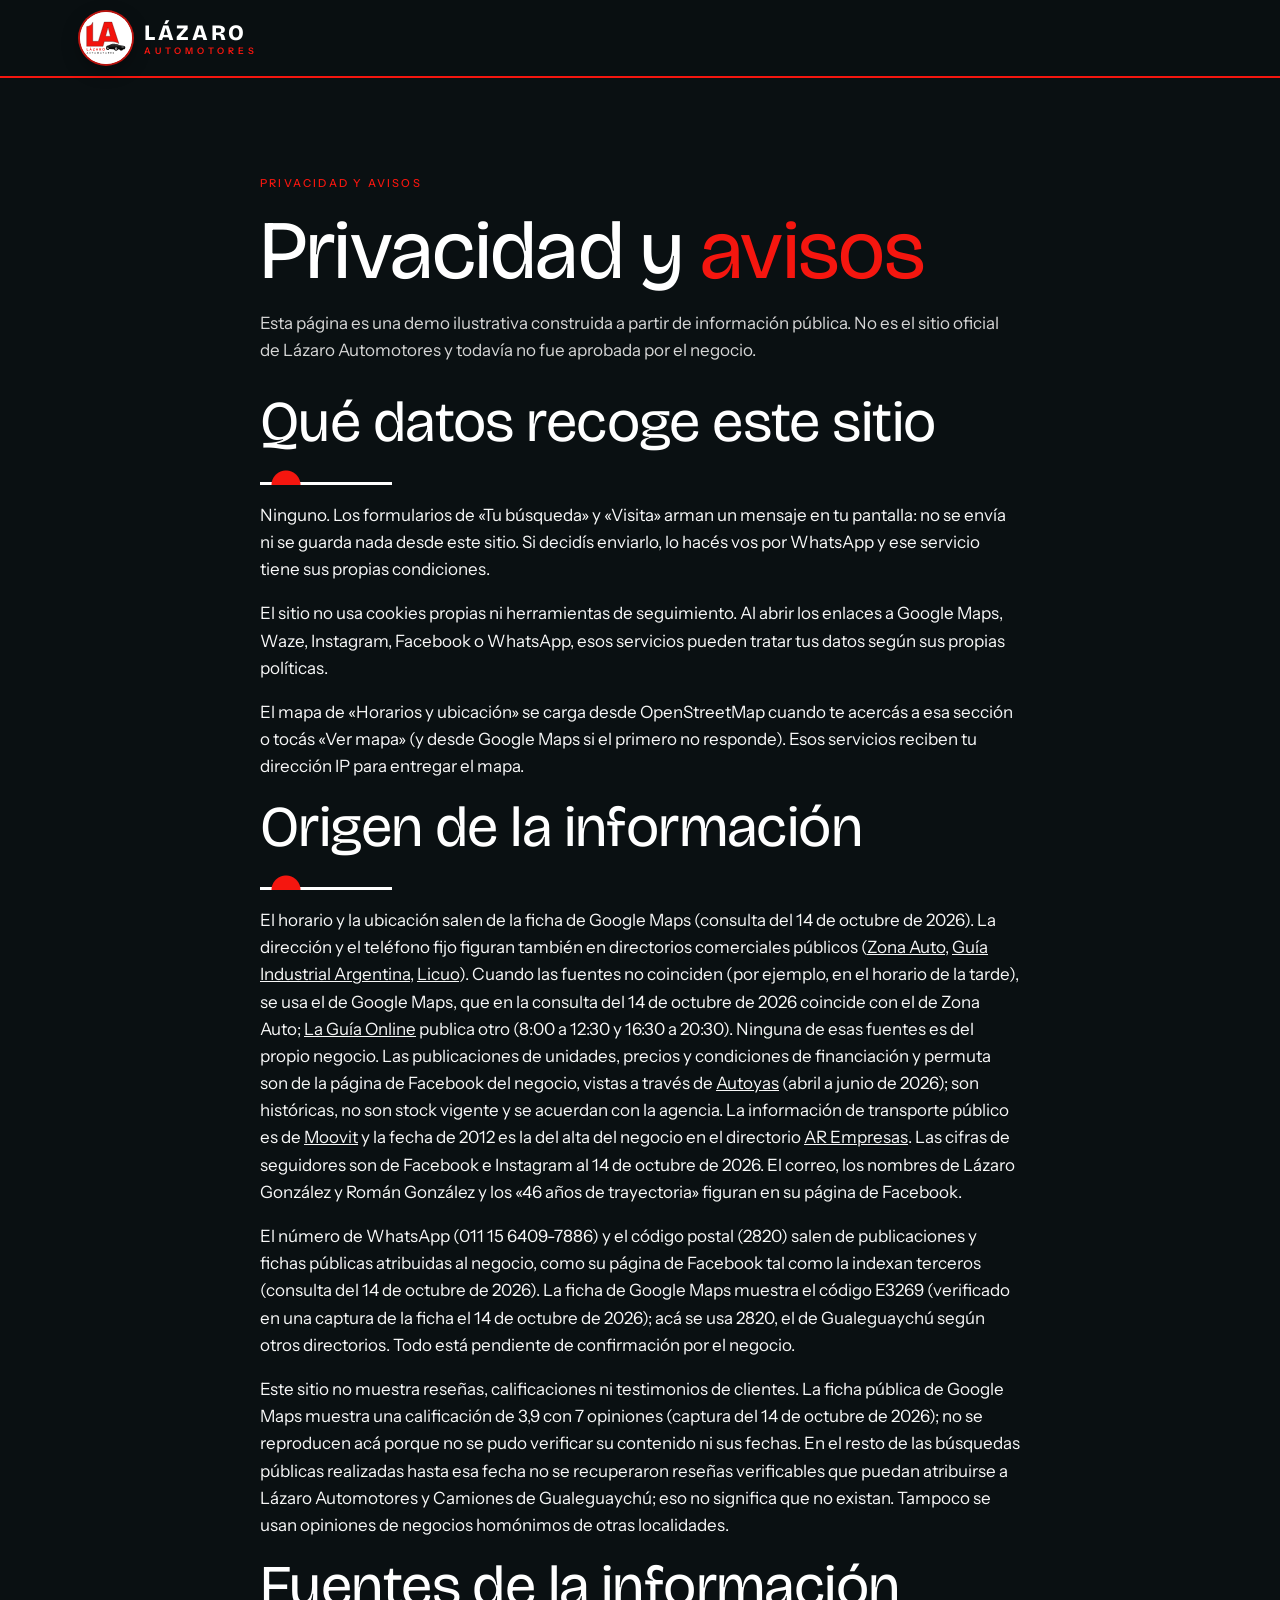
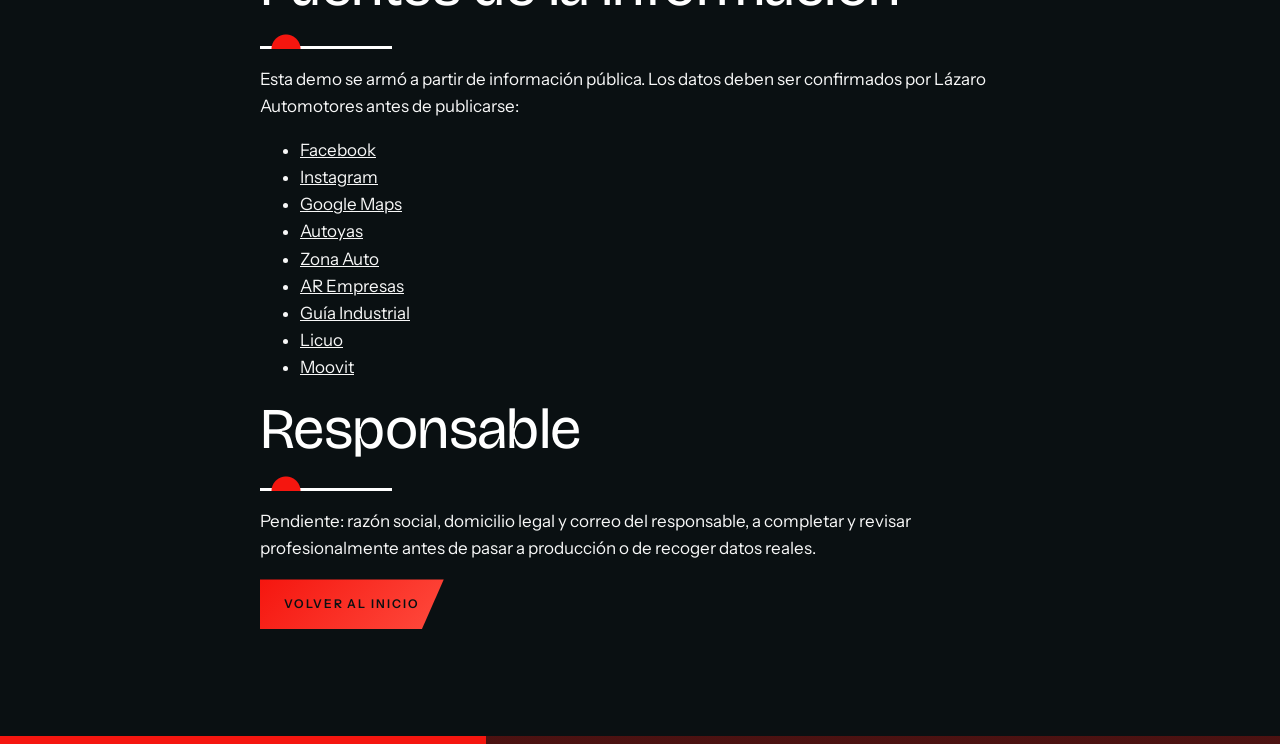
<file: privacidad.html>
<!DOCTYPE html>
<html lang="es-AR">
<head>
<meta charset="utf-8">
<meta name="viewport" content="width=device-width, initial-scale=1, viewport-fit=cover">
<meta name="robots" content="noindex, nofollow">
<title>Privacidad y avisos · Lázaro Automotores</title>
<meta name="description" content="Aviso de privacidad y avisos legales de la demo de Lázaro Automotores.">
<meta name="theme-color" content="#0a1012">
<meta property="og:type" content="website">
<meta property="og:site_name" content="Lázaro Automotores">
<meta property="og:url" content="https://hnk375561-lab.github.io/lazaro-automotores-y-camiones/privacidad.html">
<meta property="og:title" content="Privacidad y avisos · Lázaro Automotores">
<meta property="og:description" content="Aviso de privacidad y avisos legales de la demo de Lázaro Automotores.">
<meta property="og:locale" content="es_AR">
<meta property="og:image" content="https://hnk375561-lab.github.io/lazaro-automotores-y-camiones/images/og-lazaro.png">
<meta property="og:image:secure_url" content="https://hnk375561-lab.github.io/lazaro-automotores-y-camiones/images/og-lazaro.png">
<meta property="og:image:type" content="image/png">
<meta property="og:image:width" content="1200">
<meta property="og:image:height" content="630">
<meta property="og:image:alt" content="Lázaro Automotores · Concesionario multimarca en Gualeguaychú, Entre Ríos">
<meta name="twitter:card" content="summary_large_image">
<meta name="twitter:title" content="Privacidad y avisos · Lázaro Automotores">
<meta name="twitter:description" content="Aviso de privacidad y avisos legales de la demo de Lázaro Automotores.">
<meta name="twitter:image" content="https://hnk375561-lab.github.io/lazaro-automotores-y-camiones/images/og-lazaro.png">
<meta name="twitter:image:alt" content="Lázaro Automotores · Concesionario multimarca en Gualeguaychú, Entre Ríos">
<link rel="manifest" href="site.webmanifest">
<link rel="icon" type="image/svg+xml" href="favicon.svg">
<link rel="apple-touch-icon" href="images/apple-touch-icon.png">
<link rel="stylesheet" href="css/base.css">
<link rel="stylesheet" href="css/horizonte-v72.css">
<link rel="stylesheet" href="css/lazaro.css">
<link rel="stylesheet" href="css/marca.css">
</head>
<body>
<header class="site-header"><div class="w"><a class="mark" href="./" aria-label="Lázaro Automotores, inicio"><img class="mark-logo" src="images/logo-lazaro-badge.svg" width="56" height="56" alt="" decoding="async"><span class="wm"><b>Lázaro</b><i>Automotores</i></span></a></div></header>
<p class="demo"><span>Demo ilustrativa · No es el sitio oficial</span></p>
<main id="top"><div class="w" style="padding-block:clamp(40px,7vw,96px);max-width:760px"><p class="ey">Privacidad y avisos</p><h1>Privacidad y <em>avisos</em></h1>
<p class="sec-p">Esta página es una demo ilustrativa construida a partir de información pública. No es el sitio oficial de Lázaro Automotores y todavía no fue aprobada por el negocio.</p>
<h2>Qué datos recoge este sitio</h2>
<p>Ninguno. Los formularios de «Tu búsqueda» y «Visita» arman un mensaje en tu pantalla: no se envía ni se guarda nada desde este sitio. Si decidís enviarlo, lo hacés vos por WhatsApp y ese servicio tiene sus propias condiciones.</p>
<p>El sitio no usa cookies propias ni herramientas de seguimiento. Al abrir los enlaces a Google Maps, Waze, Instagram, Facebook o WhatsApp, esos servicios pueden tratar tus datos según sus propias políticas.</p>
<p>El mapa de «Horarios y ubicación» se carga desde OpenStreetMap cuando te acercás a esa sección o tocás «Ver mapa» (y desde Google Maps si el primero no responde). Esos servicios reciben tu dirección IP para entregar el mapa.</p>
<h2>Origen de la información</h2>
<p>El horario y la ubicación salen de la ficha de Google Maps (consulta del 14 de octubre de 2026). La dirección y el teléfono fijo figuran también en directorios comerciales públicos (<a href="https://zonaauto.com.ar/concesionarios/lazaro-automotores/" target="_blank" rel="noopener noreferrer">Zona Auto</a>, <a href="https://guiaindustrial.com.ar/lazaro-automotores-gualeguaychu-entre-rios" target="_blank" rel="noopener noreferrer">Guía Industrial Argentina</a>, <a href="https://gualeguaychu.licuo.com.ar/concesionarios_automotor-en_gualeguaychu.htm" target="_blank" rel="noopener noreferrer">Licuo</a>). Cuando las fuentes no coinciden (por ejemplo, en el horario de la tarde), se usa el de Google Maps, que en la consulta del 14 de octubre de 2026 coincide con el de Zona Auto; <a href="https://laguiaonline.com.ar/businesses/lazaro-automotores" target="_blank" rel="noopener noreferrer">La Guía Online</a> publica otro (8:00 a 12:30 y 16:30 a 20:30). Ninguna de esas fuentes es del propio negocio. Las publicaciones de unidades, precios y condiciones de financiación y permuta son de la página de Facebook del negocio, vistas a través de <a href="https://www.autoyas.com/AR/Gualeguaych%C3%BA/102634064981550/Lazaro-Automotores-y-Camiones" target="_blank" rel="noopener noreferrer">Autoyas</a> (abril a junio de 2026); son históricas, no son stock vigente y se acuerdan con la agencia. La información de transporte público es de <a href="https://moovitapp.com/index/es-419/transporte_p%C3%BAblico-Lazaro_Automotores_o_Km_Usados-Gualeguaychu-site_230286658-6087" target="_blank" rel="noopener noreferrer">Moovit</a> y la fecha de 2012 es la del alta del negocio en el directorio <a href="https://www.arempresas.com/company/89602/LAZARO_AUTOMOTORES_O_KM_USADOS" target="_blank" rel="noopener noreferrer">AR Empresas</a>. Las cifras de seguidores son de Facebook e Instagram al 14 de octubre de 2026. El correo, los nombres de Lázaro González y Román González y los «46 años de trayectoria» figuran en su página de Facebook.</p>
<p>El número de WhatsApp (011 15 6409-7886) y el código postal (2820) salen de publicaciones y fichas públicas atribuidas al negocio, como su página de Facebook tal como la indexan terceros (consulta del 14 de octubre de 2026). La ficha de Google Maps muestra el código E3269 (verificado en una captura de la ficha el 14 de octubre de 2026); acá se usa 2820, el de Gualeguaychú según otros directorios. Todo está pendiente de confirmación por el negocio.</p>
<p>Este sitio no muestra reseñas, calificaciones ni testimonios de clientes. La ficha pública de Google Maps muestra una calificación de 3,9 con 7 opiniones (captura del 14 de octubre de 2026); no se reproducen acá porque no se pudo verificar su contenido ni sus fechas. En el resto de las búsquedas públicas realizadas hasta esa fecha no se recuperaron reseñas verificables que puedan atribuirse a Lázaro Automotores y Camiones de Gualeguaychú; eso no significa que no existan. Tampoco se usan opiniones de negocios homónimos de otras localidades.</p>
<h2>Fuentes de la información</h2>
<p>Esta demo se armó a partir de información pública. Los datos deben ser confirmados por Lázaro Automotores antes de publicarse:</p>
<ul>
<li><a href="https://www.facebook.com/lazaroautomotoresycamiones" target="_blank" rel="noopener noreferrer">Facebook</a></li>
<li><a href="https://www.instagram.com/lazaro_automotores_y_camiones/" target="_blank" rel="noopener noreferrer">Instagram</a></li>
<li><a href="https://www.google.com/maps/place/Lazaro+Automotores/@-33.0057421,-58.5215153,17z/data=!4m15!1m8!3m7!1s0x95b00788edf01673:0x80b547a065cb1bb4!2sLazaro+Automotores!8m2!3d-33.0056114!4d-58.5214283!10e5!16s%2Fg%2F1tdr4hfn!3m5!1s0x95b00788edf01673:0x80b547a065cb1bb4!8m2!3d-33.0056114!4d-58.5214283!16s%2Fg%2F1tdr4hfn?entry=ttu&amp;g_ep=EgoyMDI2MTAxMy4wIKXMDSoASAFQAw%3D%3D" target="_blank" rel="noopener noreferrer">Google Maps</a></li>
<li><a href="https://www.autoyas.com/AR/Gualeguaych%C3%BA/102634064981550/Lazaro-Automotores-y-Camiones" target="_blank" rel="noopener noreferrer">Autoyas</a></li>
<li><a href="https://zonaauto.com.ar/concesionarios/lazaro-automotores/" target="_blank" rel="noopener noreferrer">Zona Auto</a></li>
<li><a href="https://www.arempresas.com/company/89602/LAZARO_AUTOMOTORES_O_KM_USADOS" target="_blank" rel="noopener noreferrer">AR Empresas</a></li>
<li><a href="https://guiaindustrial.com.ar/lazaro-automotores-gualeguaychu-entre-rios" target="_blank" rel="noopener noreferrer">Guía Industrial</a></li>
<li><a href="https://gualeguaychu.licuo.com.ar/concesionarios_automotor-en_gualeguaychu.htm" target="_blank" rel="noopener noreferrer">Licuo</a></li>
<li><a href="https://moovitapp.com/index/es-419/transporte_p%C3%BAblico-Lazaro_Automotores_o_Km_Usados-Gualeguaychu-site_230286658-6087" target="_blank" rel="noopener noreferrer">Moovit</a></li>
</ul>
<h2>Responsable</h2>
<p>Pendiente: razón social, domicilio legal y correo del responsable, a completar y revisar profesionalmente antes de pasar a producción o de recoger datos reales.</p>
<p><a class="btn p" href="./">Volver al inicio</a></p></div></main>
</body>
</html>
</file>
<file: css/base.css>
@font-face{font-family:"Bricolage Grotesque";font-style:normal;font-weight:200 800;font-display:swap;src:url(../fonts/bricolage-grotesque-latin.woff2) format("woff2")}
@font-face{font-family:"Instrument Sans";font-style:normal;font-weight:400 700;font-display:swap;src:url(../fonts/instrument-sans-latin.woff2) format("woff2")}
:root{color-scheme:dark;--ink:#0a1012;--k0:#0a1012;--k1:#0a1012;--k2:#111415;--k3:#161819;--k4:#202223;--g1:#2d3031;--g3:#666869;--g4:#9c9e9f;--s1:#c5c6c6;--s2:#e6e6e6;--s3:#fff;--y:#f5160f;--y2:#ff4a3d;--acc:#f5160f;--fo:#f5160f;
--h:"Cormorant Garamond","Arial Narrow",system-ui,sans-serif;--b:"Inter",system-ui,-apple-system,"Segoe UI",sans-serif;
--cut:polygon(0 0,calc(100% - 14px) 0,100% 14px,100% 100%,0 100%);--hdr:68px}
*{box-sizing:border-box}
html{scroll-behavior:smooth;scroll-padding-top:calc(var(--hdr) + 12px);-webkit-text-size-adjust:100%;background:var(--k0)}
body{margin:0;background:var(--k1);color:var(--s2);font:400 17px/1.55 var(--b);-webkit-font-smoothing:antialiased}
a{color:var(--s2)}
:focus-visible{outline:3px solid var(--fo);outline-offset:3px}
.sr{position:absolute;width:1px;height:1px;overflow:hidden;clip:rect(0 0 0 0);white-space:nowrap}
.skip{position:absolute;left:-999px}.skip:focus{left:12px;top:12px;background:var(--y);color:var(--ink);font-weight:800;padding:8px 12px;z-index:99}
.w{width:min(1120px,100% - 40px);margin-inline:auto}
header{position:sticky;top:0;z-index:20;background:var(--k0);border-bottom:1px solid var(--y)}
header .w{display:flex;align-items:center;justify-content:space-between;gap:16px;min-height:var(--hdr)}
.mark{display:flex;align-items:center;gap:12px;text-decoration:none;color:#fff}
header nav{display:flex;gap:22px;align-items:center}
header nav a{color:var(--s1);text-decoration:none;font:700 13px var(--b);letter-spacing:.08em;text-transform:uppercase}
header nav a:hover{color:var(--y)}
.hc{display:flex;align-items:center;gap:14px}
.btn{display:inline-flex;align-items:center;justify-content:center;min-height:50px;padding:0 26px;border:2px solid var(--s3);background:transparent;color:var(--s3);font:800 15px/1.1 var(--b);letter-spacing:.06em;text-transform:uppercase;text-decoration:none;text-align:center;transition:background-color .2s,color .2s,filter .2s}
.btn:hover{background:var(--s3);color:var(--ink)}
.btn.p{background:var(--y);color:var(--ink);border-color:var(--y);clip-path:var(--cut)}
.btn.p:hover{background:var(--y2);border-color:var(--y2);color:var(--ink)}
.btn.sm{min-height:42px;padding:0 18px;font-size:13.5px}
.row{display:flex;flex-wrap:wrap;gap:12px}.row.mt{margin-top:30px}
.demo{margin:0;padding:8px 14px;background:var(--k0);border-bottom:1px solid rgba(255,255,255,.08);color:var(--g4);font:600 13px/1.45 var(--b);word-spacing:.08em}
.demo span{display:block;max-width:70em;margin-inline:auto}
.ey{display:inline-block;margin:0 0 14px;padding:5px 12px;background:var(--y);color:var(--ink);font:800 12px/1.3 var(--b);letter-spacing:.2em;text-transform:uppercase}
h1,h2,h3{font-family:var(--h);margin:0}
h1{font-weight:800;font-size:clamp(34px,5.4vw,62px);line-height:.96;letter-spacing:-.005em;text-transform:uppercase;overflow-wrap:break-word;color:var(--s3)}
h1 em,h2 em{font-style:normal;color:var(--y)}
h2{font-weight:800;font-size:clamp(28px,3.8vw,48px);line-height:1;letter-spacing:0;text-transform:uppercase;overflow-wrap:break-word;color:var(--s3)}
.lead{margin:22px 0 26px;max-width:32em;font-size:clamp(17px,1.5vw,20px);line-height:1.45;color:var(--s2)}
section{padding:clamp(48px,7vw,88px) 0}
section.lt:not(.ct){background:#f8f8f8;color-scheme:light;--k1:#f8f8f8;--k2:#efefef;--k3:#fff;--k4:#e5e5e5;--g1:#d0d0d0;--g3:#818384;--g4:#535657;--s1:#343738;--s2:#1c1f20;--s3:#0a1012;--acc:#0a1012;--fo:#0a1012;color:var(--s2)}
.sec-p{max-width:46em;margin:16px 0 28px;color:var(--s1);font-size:18px}
.cards{display:grid;grid-template-columns:repeat(auto-fit,minmax(260px,1fr));gap:18px;margin-top:8px}
.card{padding:24px;background:var(--k3);border:1px solid var(--g1);border-top:1px solid var(--y)}
.card h3{font:800 20px/1.1 var(--h);text-transform:uppercase;color:var(--s3);margin-bottom:10px}.card p{margin:0;color:var(--s2)}
.vacio{padding:26px;background:var(--k3);border-left:1px solid var(--y)}.vacio p{margin:0 0 18px;max-width:42em}
.ct{background:var(--k0)!important;border-top:1px solid var(--y)}
.ct-g{display:grid;grid-template-columns:1fr 1fr;gap:clamp(24px,4vw,56px);margin-top:26px;align-items:start}
dl{margin:0}dt{font:800 12.5px var(--b);letter-spacing:.2em;text-transform:uppercase;color:var(--y);margin-top:20px}dt:first-child{margin-top:0}
dd{margin:4px 0 0;font-size:19px;color:var(--s3)}dd a{color:var(--s3);text-decoration-color:var(--y);text-decoration-thickness:3px;text-underline-offset:4px}
.ct-c{padding:28px;background:var(--y);color:var(--ink);clip-path:polygon(0 0,calc(100% - 24px) 0,100% 24px,100% 100%,0 100%)}
.ct-t{margin:0 0 8px;font:800 28px/1.05 var(--h);text-transform:uppercase;color:var(--ink)}.ct-c p{margin:0 0 20px}
.ct-c .btn{border-color:var(--ink);color:var(--ink)}.ct-c .btn:hover{background:var(--ink);color:var(--y)}
.ct-c .btn.p{background:var(--ink);color:var(--y);border-color:var(--ink)}.ct-c .btn.p:hover{background:#fff;color:var(--ink);border-color:#fff}
.ct-c :focus-visible{outline-color:var(--ink)}
.src{display:block;margin-top:4px;font-size:13.5px;color:var(--g4)}
footer{background:var(--k0);color:var(--s1);padding:28px 0 calc(44px + env(safe-area-inset-bottom,0));font-size:14px;border-top:1px solid var(--y)}
footer p{margin:4px 0}footer a{color:var(--y)}
.doc{max-width:46em}.doc h2{font-size:clamp(24px,3vw,34px);margin:34px 0 8px}.doc p,.doc li{color:var(--s2)}
.nf{min-height:100vh;display:grid;place-items:center;padding:32px 20px;text-align:center}.nf h1{font-size:clamp(32px,6vw,54px)}.nf p{margin:16px 0 26px}
.nf>div::before{content:"";display:block;width:132px;height:66px;margin:0 auto 26px;border-radius:132px 132px 0 0;background:var(--y);box-shadow:none}
@media(max-width:980px){:root{--hdr:68px}header .w{flex-wrap:wrap;min-height:0;padding-top:10px;row-gap:0}header nav{order:3;flex:0 0 100%;gap:22px;overflow-x:auto;white-space:nowrap;padding:4px 0 8px;scrollbar-width:none}header nav::-webkit-scrollbar{display:none}header nav a{flex:none;padding:8px 0}.nav-more{margin:0}.nav-more summary{padding:8px 0}.nav-more-links{position:static;min-width:0;padding:0 0 0 12px;border:0;box-shadow:none;background:transparent}.nav-more-links a{padding:8px 0}}
@media(max-width:900px){.ct-g{grid-template-columns:1fr}}
@media(max-width:700px){.btn{width:100%}.row .btn{flex:1 1 100%}header .hc .btn{width:auto}}
@media(prefers-reduced-motion:reduce){html{scroll-behavior:auto}*{transition:none!important}}
[hidden]{display:none!important}
.fm{display:grid;grid-template-columns:1fr 1fr;gap:16px;max-width:760px;padding:26px;background:var(--k3);border-left:1px solid var(--y)}
.fm .f{display:flex;flex-direction:column;gap:6px}.fm .f.full,.fm .acts,.fm .msg-v,.fm .msg-s{grid-column:1/-1}
.fm label{font:800 12.5px var(--b);letter-spacing:.14em;text-transform:uppercase;color:var(--g4)}
.fm input,.fm select,.fm textarea{width:100%;min-height:48px;padding:10px 14px;border:2px solid var(--g3);border-radius:0;background:var(--k1);color:var(--s3);font:400 17px var(--b)}
.fm input:focus,.fm select:focus,.fm textarea:focus{border-color:var(--y)}
.fm textarea{min-height:96px;resize:vertical}
.fm .msg-v{min-height:120px;color:var(--s1);font-size:15px;background:var(--k2);resize:none;cursor:default;border-style:dashed;border-color:var(--g1)}
.fm .acts{display:flex;flex-wrap:wrap;gap:12px}
.fm .msg-s{margin:0;min-height:1.4em;font-size:14.5px;color:var(--s1)}
.guia{display:grid;grid-template-columns:1fr 1fr;gap:18px}
.guia .card ul{margin:0;padding-left:20px;color:var(--s2)}.guia .card li{margin:6px 0}.guia .card li::marker{color:var(--acc)}
.map{margin-top:28px}
.map-v{height:340px;border:2px solid var(--y);background:var(--k3)}
.map-p{padding:20px;background:var(--k3);border-left:1px solid var(--y);margin-bottom:14px}.map-p p{margin:0 0 14px}
.map .row{margin-top:14px}
.leaflet-container{background:var(--k3)!important}
@media(max-width:900px){.fm,.guia{grid-template-columns:1fr}}
section.lt:not(.ct) h2 em{color:var(--ink);background:var(--y);padding:0 .14em;-webkit-box-decoration-break:clone;box-decoration-break:clone}
section.lt:not(.ct) .btn:hover{background:var(--ink);color:#fff}
section.lt:not(.ct) .btn.p:hover{background:var(--ink);color:var(--y);border-color:var(--ink)}
section.lt:not(.ct) .ey{background:var(--ink);color:var(--y)}
section.lt:not(.ct) a{color:var(--s3);text-decoration-color:var(--y);text-decoration-thickness:2px;text-underline-offset:3px}
section.lt:not(.ct) a.btn{text-decoration:none}
section.lt:not(.ct) a.btn.p{color:var(--ink)}

/* ===== Identidad v2 · paleta del logo: tinta #0a1012, sol #f5160f, hueso #f8f8f8 y sus tonos ===== */
:root{--y3:#ff4a3d;--yd:#7a0a06;--rule:#242728}
/* Ornamento de títulos */
h2::after{content:"";display:block;width:132px;height:16px;margin-top:16px;background:radial-gradient(circle at 26px 16px,var(--y) 0 14px,transparent 15px),linear-gradient(var(--s3),var(--s3)) left bottom/100% 3px no-repeat}
.doc h2::after,.nf h1::after{content:none}
/* Barra de datos rápidos */
.bar{background:var(--y);color:var(--ink);border-bottom:1px solid var(--ink)}
.bar ul{list-style:none;margin:0;padding:0;display:grid;grid-template-columns:repeat(4,minmax(0,1fr))}
.bar li{display:flex;flex-direction:column;gap:2px;padding:16px 20px;border-left:3px solid var(--ink)}
.bar li:first-child{border-left:0;padding-left:0}
.bar .k{font:800 11.5px var(--b);letter-spacing:.2em;text-transform:uppercase;color:#3c3400}
.bar b,.bar a{font:800 19px/1.15 var(--h);color:var(--ink);text-transform:uppercase}
.bar a{text-decoration:underline;text-decoration-thickness:3px;text-underline-offset:4px}
.bar a:hover{background:var(--ink);color:var(--y);text-decoration:none}
.bar small{font-size:13px;color:#2b2500}
.bar :focus-visible{outline-color:var(--ink)}
.ant{margin:-10px 0 16px;font-size:14px;color:var(--y)}
dd .ant{display:block;margin:2px 0 0;font-size:14px;color:var(--y)}
/* Hero: más aire y jerarquía */
.lead{font-size:clamp(18px,1.6vw,21px)}
/* Tarjetas con sombra de sol */
.card{transition:transform .2s ease,box-shadow .2s ease}
.card:hover{transform:translateY(-3px);box-shadow:none}
section.lt:not(.ct) .card:hover{box-shadow:none}
/* Cómo comprar: banda amarilla de punta a punta */
#como-comprar{background:var(--y)!important;color:var(--ink);--s1:#1c1f20;--s2:#0a1012;--s3:#0a1012;--g1:#0a1012;--acc:#0a1012;--fo:#0a1012}
#como-comprar .ey{background:var(--ink);color:var(--y)}
#como-comprar h2 em{background:var(--ink);color:var(--y);padding:0 .14em;-webkit-box-decoration-break:clone;box-decoration-break:clone}
#como-comprar :focus-visible{outline-color:var(--ink)}
/* Preguntas y glosario */
.qa{display:grid;grid-template-columns:1fr 1fr;gap:clamp(20px,4vw,48px);align-items:start}
.qa h3{margin:0 0 14px;font:800 22px/1.1 var(--h);text-transform:uppercase;color:var(--s3)}
details.dd{margin:0 0 10px;background:var(--k3);border:1px solid var(--g1);border-left:1px solid var(--y)}
details.dd summary{position:relative;display:block;min-height:52px;padding:15px 56px 15px 18px;cursor:pointer;list-style:none;font:800 17px/1.3 var(--b);color:var(--s3)}
details.dd summary::-webkit-details-marker{display:none}
details.dd summary::after{content:"+";position:absolute;right:14px;top:50%;width:28px;height:28px;margin-top:-14px;display:grid;place-items:center;background:var(--y);color:var(--ink);font:800 22px/1 var(--h)}
details.dd[open] summary::after{content:"–"}
details.dd[open] summary{border-bottom:1px solid var(--g1)}
details.dd p{margin:0;padding:14px 18px 18px;color:var(--s2)}
/* Nosotros: cifras */
.stats{display:flex;flex-wrap:wrap;gap:16px;margin:8px 0 26px}
.stat{flex:1 1 220px;padding:22px 22px 20px;background:var(--ink);color:#fff;border-bottom:1px solid var(--y)}
.stat b{display:block;font:800 clamp(54px,8vw,86px)/.9 var(--h);color:var(--y)}
.stat span{display:block;margin-top:10px;font-size:15px;color:#e6e6e6}
/* Horario */
.estado{display:inline-block;margin:0 0 12px;padding:7px 14px;font:800 13px/1.2 var(--b);letter-spacing:.07em;text-transform:uppercase;background:var(--k4);color:var(--s3);border-left:1px solid var(--g3)}
.estado[data-abierto="1"]{background:var(--y);color:var(--ink);border-left-color:var(--ink)}
.bar b[data-estado]{display:block;padding:0;background:none;border:0;letter-spacing:0;text-transform:uppercase;font:800 19px/1.15 var(--h)}
.hrs{width:100%;max-width:460px;border-collapse:collapse}
.hrs th,.hrs td{padding:9px 12px;text-align:left;border-bottom:1px solid var(--rule);font-size:16px;color:var(--s3)}
.hrs th{font:800 12.5px var(--b);letter-spacing:.14em;text-transform:uppercase;color:var(--y);white-space:nowrap}
.hrs tr.hoy{background:var(--y)}.hrs tr.hoy th,.hrs tr.hoy td{color:var(--ink)}
/* Contacto: sucursales del grupo */
.grp{margin-top:48px;padding-top:30px;border-top:1px solid var(--y)}
.grp h3{font:800 clamp(24px,3vw,32px)/1.05 var(--h);text-transform:uppercase;color:var(--s3)}
.grp-l{list-style:none;margin:6px 0 0;padding:0;display:grid;grid-template-columns:repeat(auto-fit,minmax(230px,1fr));gap:14px}
.grp-l li{display:flex;flex-direction:column;gap:5px;padding:18px;background:var(--k3);border-top:1px solid var(--y)}
.grp-l b{font:800 18px/1.1 var(--h);text-transform:uppercase;color:#fff}
.grp-l span{font-size:15px;color:var(--s1)}
.grp-l a{font-weight:700;color:var(--y);text-underline-offset:3px}
/* Pie */
.ft{display:grid;grid-template-columns:1.4fr 1fr 1fr;gap:28px;padding-bottom:22px;margin-bottom:18px;border-bottom:1px solid var(--rule)}
.ft p{margin:3px 0}
.ft-b{font:800 22px/1 var(--h);text-transform:uppercase;color:#fff}
.ft-k{font:800 12px var(--b)!important;letter-spacing:.2em;text-transform:uppercase;color:var(--y)}
.ft-a{color:var(--y)}
/* Botón flotante de WhatsApp (solo celular) */

@media(max-width:700px){
  footer{padding-bottom:calc(84px + env(safe-area-inset-bottom,0px))}
}
@media(max-width:900px){.bar ul{grid-template-columns:1fr 1fr}.bar li{border-left:0;padding-left:0;border-top:3px solid var(--ink)}.bar li:nth-child(-n+2){border-top:0}.qa,.ft{grid-template-columns:1fr}}

.mark .lg-img{display:block;height:46px;width:auto;background:#fefefe;padding:4px 10px}
.lg-ft{display:block;height:64px;width:auto;background:#fefefe;padding:6px 14px;margin:0 0 14px}
.lg-sec{display:block;height:72px;width:auto;max-width:100%;margin:0 0 14px;border:1px solid var(--g3)}
.lg-404{display:block;height:84px;width:auto;max-width:80%;margin:0 auto 26px;background:#fefefe;padding:6px 14px}
.nf>div::before{display:none}
@media(max-width:980px){.mark .lg-img{height:40px}}

/* Hero: escena 100 % CSS (sin fotografía): ver docs/HERO.md para sumar una foto propia */
header{border-bottom:1px solid rgba(255,255,255,.14)}

.hero{--hero-img:none;--hero-shade:transparent;isolation:isolate;position:relative;overflow:hidden;display:grid;grid-template-columns:minmax(0,1.3fr) minmax(0,.7fr);align-items:center;min-height:min(760px,calc(100svh - 76px));padding:clamp(40px,6vw,88px) max(20px,calc((100vw - 1120px)/2)) clamp(72px,9vw,110px);border-bottom:2px solid rgba(255,255,255,.55);}
.hx-copy{position:relative;z-index:2;max-width:680px}
.hx-copy .ey{padding:0;background:none;color:var(--y);margin:0 0 18px;letter-spacing:.22em}
.hero h1{font-size:clamp(34px,4.6vw,66px);line-height:.96;text-wrap:balance;max-width:none}
.hero h1 em{display:block}
.hero .lead{max-width:27em;margin:22px 0 30px;color:var(--s1)}
.hero .row{display:flex;flex-wrap:wrap;align-items:center;gap:14px}
.hx-sun{position:absolute;z-index:1;right:clamp(-120px,-4vw,0px);bottom:0;width:clamp(260px,38vw,560px);aspect-ratio:2/1;pointer-events:none}
.hx-sun .orb{position:absolute;inset:0;border-radius:50% 50% 0 0/100% 100% 0 0;background:var(--y)}
.hx-down{position:absolute;z-index:2;left:50%;bottom:14px;transform:translateX(-50%);display:flex;flex-direction:column;align-items:center;gap:6px;min-height:44px;color:var(--s2);font:800 11px var(--b);letter-spacing:.24em;text-transform:uppercase;text-decoration:none}
.hx-down::after{content:"";width:10px;height:10px;border-right:2px solid var(--y);border-bottom:2px solid var(--y);transform:rotate(45deg)}
.hx-down:hover{color:var(--y)}
/* Datos comerciales: continúan la escena */
.bar{background:var(--k0);color:var(--s2);border-bottom:1px solid rgba(255,255,255,.1)}
.bar li{position:relative;padding:20px 22px 20px 62px;border-left:1px solid rgba(255,255,255,.14)}
.bar li:first-child{padding-left:62px;border-left:0}
.bar li svg{position:absolute;left:20px;top:22px;width:28px;height:28px;stroke:var(--y);fill:none;stroke-width:1.8;stroke-linecap:round;stroke-linejoin:round}
.bar li:first-child svg{left:20px}
.bar .k{color:var(--y)}
.bar b,.bar a,.bar b[data-estado]{color:var(--s3);font-size:18px}
.bar a{text-decoration-color:var(--y);text-decoration-thickness:2px}
.bar a:hover{background:none;color:var(--y)}
.bar small{color:var(--g4)}
.bar :focus-visible{outline-color:var(--y)}
.btn.lnk{min-height:44px;padding:0;border:0;background:none;color:var(--s3);text-decoration:underline;text-decoration-thickness:3px;text-underline-offset:6px;text-decoration-color:var(--y)}
.btn.lnk:hover{background:none;color:var(--y)}
@media(prefers-reduced-motion:no-preference){
.hx-sun .orb{animation:alba 1s cubic-bezier(.2,.7,.2,1) both}
.hx-copy{animation:entra .5s ease-out both}
@keyframes alba{from{transform:translateY(100%)}to{transform:none}}
@keyframes entra{from{opacity:0;transform:translateY(10px)}to{opacity:1;transform:none}}}
@media(max-width:900px){.hero{grid-template-columns:1fr;padding:36px 16px calc(min(78vw,340px) / 2 + 48px)}.hx-sun{right:-40px;width:min(78vw,340px)}.hero .row .btn:not(.lnk){flex:1 1 220px}.bar li,.bar li:first-child{padding:16px 12px 16px 56px;border-left:0;border-top:1px solid rgba(255,255,255,.14)}.bar li:nth-child(-n+2){border-top:0}.bar li svg{left:12px;top:18px}}
@media(max-width:560px){.bar ul{grid-template-columns:1fr}.bar li:nth-child(2){border-top:1px solid rgba(255,255,255,.14)}.hx-down{display:none}}
@media(min-width:981px) and (max-width:1180px){header nav{gap:14px}header nav a{font-size:12px;letter-spacing:.04em}header .w{gap:12px}.mark .lg-img{height:40px}}

/* ===== v3 · Unidades (5 columnas + filtros), comparador y «Cómo comprar» ===== */
.w.wide{width:min(1560px,100% - 40px)}
/* Panel de filtros */
.fx{margin:0 0 22px;background:var(--k3);border:1px solid var(--g1);border-top:1px solid var(--y)}
.fx-top{display:grid;grid-template-columns:minmax(0,2fr) minmax(0,1fr) auto;gap:16px;align-items:end;padding:18px 20px}
.fx .f{display:flex;flex-direction:column;gap:6px;min-width:0}
.fx .f label,.fx legend{font:800 12px var(--b);letter-spacing:.14em;text-transform:uppercase;color:var(--g4)}
.fx input[type=search],.fx select{width:100%;min-height:46px;padding:8px 12px;border:2px solid var(--g3);border-radius:0;background:var(--k1);color:var(--s3);font:400 16px var(--b)}
.fx input[type=search]:focus,.fx select:focus{border-color:var(--y)}
.fx option:disabled{color:var(--g3)}
.fx-tg{min-height:46px}
.fx-body{display:grid;grid-template-columns:repeat(auto-fill,minmax(220px,1fr));gap:22px 24px;padding:20px;border-top:1px solid var(--g1)}
.fg{margin:0;padding:0;border:0;min-width:0}
.fg legend{padding:0;margin-bottom:9px}
.chips{display:flex;flex-wrap:wrap;gap:8px}
.chip{position:relative;display:block}
.chip input{position:absolute;inset:0;width:100%;height:100%;margin:0;opacity:0;cursor:pointer}
.chip span{display:inline-flex;align-items:center;gap:8px;min-height:40px;padding:0 12px;border:2px solid var(--g3);color:var(--s2);font:700 14.5px var(--b);transition:background-color .15s,border-color .15s}
.chip em{font-style:normal}
.chip b{font:700 12px var(--b);color:var(--g4)}
.chip:hover input:not(:disabled):not(:checked)+span{border-color:var(--y)}
.chip input:checked+span{background:var(--y);border-color:var(--y);color:var(--ink)}
.chip input:checked+span b{color:var(--ink)}
.chip input:focus-visible+span{outline:3px solid var(--fo);outline-offset:2px}
.chip input:disabled{cursor:not-allowed}
.chip input:disabled+span{opacity:.35}
.rng{display:grid;grid-template-columns:1fr 1fr;gap:8px}
.fg-n{margin:8px 0 0;font-size:13px;color:var(--g4)}
.sw{display:inline-block;flex:none;width:14px;height:14px;border-radius:50%;background:var(--sw);border:2px solid rgba(255,255,255,.6);vertical-align:-2px}
.chip input:checked+span .sw{border-color:var(--ink)}
.fx-act{display:flex;flex-wrap:wrap;align-items:center;gap:10px 14px;padding:12px 20px;border-top:1px solid var(--g1);background:var(--k2)}
.fx-n{margin:0;font-weight:700;color:var(--s2)}
.fx-tags{display:flex;flex-wrap:wrap;gap:8px;flex:1}
.tag{display:inline-flex;align-items:center;gap:8px;min-height:36px;padding:0 10px 0 12px;border:2px solid var(--y);background:transparent;color:var(--s3);font:700 13.5px var(--b);cursor:pointer}
.tag::after{content:"×";font:800 18px/1 var(--h);color:var(--y)}
.tag:hover{background:var(--y);color:var(--ink)}.tag:hover::after{color:var(--ink)}
@media(min-width:1250px){
  .fx-body{grid-template-columns:repeat(12,minmax(0,1fr))}
  .fg.s2{grid-column:span 2}.fg.s3{grid-column:span 3}.fg.s4{grid-column:span 4}.fg.s5{grid-column:span 5}
}
@media(max-width:899px){.fx-top{grid-template-columns:1fr}.fx-body{grid-template-columns:1fr}}
/* Fichas: 5 columnas */
.cars{list-style:none;margin:0;padding:0;display:grid;grid-template-columns:repeat(5,minmax(0,1fr));gap:14px}
@media(max-width:1199px){.cars{grid-template-columns:repeat(3,minmax(0,1fr))}}
@media(max-width:819px){.cars{grid-template-columns:repeat(2,minmax(0,1fr))}}
@media(max-width:519px){.cars{grid-template-columns:1fr}}
.car{display:flex;flex-direction:column;gap:12px;min-width:0;padding:16px 16px 18px;background:var(--k3);border:1px solid var(--g1);border-left:1px solid var(--y)}
.car:has(.car-c input:checked){border-color:var(--y);box-shadow:none}
.car-h{display:flex;align-items:center;justify-content:space-between;gap:8px;min-height:36px}
.car-b{min-width:0;overflow:hidden;text-overflow:ellipsis;white-space:nowrap;font:800 11.5px var(--b);letter-spacing:.1em;text-transform:uppercase;color:var(--y)}
.car-c{flex:none;display:inline-flex;align-items:center;gap:6px;min-height:36px;padding:0 8px;border:2px solid var(--g3);cursor:pointer;font:800 11px var(--b);letter-spacing:.04em;text-transform:uppercase;color:var(--s2)}
.car-c input{width:17px;height:17px;margin:0;accent-color:var(--y)}
.car-c:hover{border-color:var(--y)}
.car-c:has(input:checked){background:var(--y);border-color:var(--y);color:var(--ink)}
.car-c:has(input:disabled){opacity:.4;cursor:not-allowed}
.car-c:has(input:focus-visible){outline:3px solid var(--fo);outline-offset:2px}
.car h3{min-height:2.1em;font:800 21px/1.05 var(--h);text-transform:uppercase;color:var(--s3);overflow-wrap:anywhere}
.car-s{display:grid;grid-template-columns:1fr 1fr;border-top:2px solid var(--s3);border-bottom:1px solid var(--g1)}
.car-s p{margin:0;padding:10px 0 9px;min-width:0}
.car-s p+p{padding-left:12px;border-left:1px solid var(--g1)}
.car-s b{display:block;font:800 clamp(22px,1.75vw,29px)/1 var(--h);color:var(--s3)}
.car-s b.nd{font:700 15px/1.3 var(--b);padding-top:6px;color:var(--g4)}
.car-s small{display:block;margin-top:5px;font:700 11px var(--b);letter-spacing:.14em;text-transform:uppercase;color:var(--g4)}
.sp{margin:0}
.sp div{display:flex;align-items:center;justify-content:space-between;gap:8px;padding:7px 0;border-bottom:1px solid var(--g1)}
.sp dt{margin:0;font:700 11.5px var(--b);letter-spacing:.12em;text-transform:uppercase;color:var(--g4)}
.sp dd{margin:0;display:inline-flex;align-items:center;gap:7px;font:600 15px var(--b);color:var(--s2)}
.car .pr{margin:auto 0 0;display:inline-block;align-self:flex-start;padding:2px 10px;background:var(--y);color:var(--ink);font:800 24px/1.3 var(--h)}
.car .n{margin:0;color:var(--g4);font-size:13px;line-height:1.4}
.car .btn{align-self:flex-start;margin-top:4px}
/* Bandeja del comparador */
.tray{position:fixed;left:0;right:0;bottom:0;z-index:40;background:var(--y);color:var(--ink);border-top:1px solid var(--ink);padding:10px 0 calc(10px + env(safe-area-inset-bottom,0px))}
.tray .w{display:flex;flex-wrap:wrap;align-items:center;gap:10px 14px}
.tray-l{display:flex;flex-wrap:wrap;gap:8px;flex:1 1 320px;min-width:0;margin:0;padding:0;list-style:none}
.tray-i{display:inline-flex;align-items:center;gap:6px;min-height:40px;padding:0 4px 0 12px;background:var(--ink);color:#fff;font:700 14px var(--b)}
.tray-i button{min-width:36px;min-height:36px;border:0;background:none;color:var(--y);font:800 22px/1 var(--h);cursor:pointer}
.tray-i button:hover{color:#fff}
.tray .btn{border-color:var(--ink);color:var(--ink)}
.tray .btn:hover{background:var(--ink);color:var(--y)}
.tray .btn.p{background:var(--ink);color:var(--y);border-color:var(--ink);clip-path:none}
.tray .btn.p:hover{background:#fff;color:var(--ink)}
.tray .btn:disabled{opacity:.55;cursor:not-allowed}
.tray :focus-visible{outline-color:var(--ink)}
body.has-tray{padding-bottom:calc(var(--tray-h,84px) + 8px)}

html.has-dlg{overflow:hidden}
/* Ventana de comparación */
dialog.cmp{width:min(1200px,100% - 24px);max-height:calc(100dvh - 24px);margin:auto;padding:0;border:0;border-top:1px solid var(--y);background:#f8f8f8;color:#1c1f20;color-scheme:light;--s1:#343738;--s2:#1c1f20;--s3:#0a1012;--g1:#d0d0d0;--g3:#818384;--g4:#535657;--fo:#0a1012;overflow:auto}
dialog.cmp::backdrop{background:rgba(10,16,18,.8)}
.cmp-hd{display:flex;align-items:center;justify-content:space-between;gap:16px;padding:20px 24px 12px}
.cmp-hd h2{font-size:clamp(26px,3vw,38px);color:#0a1012}
.cmp-hd h2::after{content:none}
dialog.cmp .btn{border-color:#0a1012;color:#0a1012}
dialog.cmp .btn:hover{background:#0a1012;color:#fff}
dialog.cmp .btn.p{background:var(--y);color:#0a1012;clip-path:none}
dialog.cmp .btn.p:hover{background:#0a1012;color:var(--y)}
.cmp-sc{overflow-x:auto;padding:0 24px 8px}.cmp-sc.mas{-webkit-mask-image:linear-gradient(to right,#000 calc(100% - 28px),transparent);mask-image:linear-gradient(to right,#000 calc(100% - 28px),transparent)}
.cmpt{--fc:150px;--uc:150px;width:100%;min-width:calc(var(--fc) + var(--n,2) * var(--uc));table-layout:fixed;border-collapse:separate;border-spacing:0}
.cmpt thead th:first-child{width:var(--fc);padding:0;background:none;border:0}
.cmpt thead th{padding:14px 16px;background:#0a1012;color:#fff;text-align:left;vertical-align:bottom;border-left:1px solid #242728}
.cmpt thead th:nth-child(2){border-left:0}
.cmpt .cb{display:block;font:800 11.5px var(--b);letter-spacing:.16em;text-transform:uppercase;color:var(--y)}
.cmpt .cn{display:block;margin-top:4px;font:800 21px/1.05 var(--h);text-transform:uppercase;hyphens:auto;overflow-wrap:anywhere}
.cmpt tbody th{position:sticky;left:0;z-index:1;width:var(--fc);padding:14px 16px 14px 0;background:#f8f8f8;text-align:left;font:800 12px var(--b);letter-spacing:.14em;text-transform:uppercase;color:#535657;vertical-align:top;border-bottom:1px solid #d0d0d0}
.cmpt td{padding:14px 16px;vertical-align:top;border-bottom:1px solid #d0d0d0;border-left:1px solid #e5e5e5;font-size:16px;color:#1c1f20}
.cmpt .big{display:block;white-space:nowrap;font:800 clamp(20px,2.2vw,28px)/1.1 var(--h);color:#0a1012}
.cmpt .big.nd{font:700 16px/1.3 var(--b);white-space:normal;color:#535657}
.cmpt .sw{margin-right:8px;border-color:#818384}
.bd{display:inline-block;margin-top:8px;padding:2px 9px;background:var(--y);color:#0a1012;font:800 11px/1.5 var(--b);letter-spacing:.1em;text-transform:uppercase}
.mb{display:block;height:8px;margin-top:10px;background:#e5e5e5}
.mb i{display:block;height:100%;background:#818384}
.mb.best i{background:#0a1012}
.cmpt td .btn{display:flex;margin-bottom:10px}
.cmpt td .vp{font-weight:700;color:#0a1012;text-decoration-color:var(--y);text-decoration-thickness:3px;text-underline-offset:4px}
.cmp-ft{padding:8px 24px 22px}
@media(max-width:700px){
  dialog.cmp{width:calc(100% - 12px);max-width:calc(100% - 12px);max-height:calc(100dvh - 12px)}
  .cmp-hd,.cmp-sc,.cmp-ft{padding-inline:10px}
  .cmp-hd{padding-top:14px;gap:10px}
  .cmp-hd h2{font-size:clamp(20px,6.4vw,26px)}
  .cmp-hd .btn{width:auto;flex:none;padding-inline:14px}
  .cmpt{--fc:80px;--uc:124px}
  .cmpt tbody th{padding:12px 6px 12px 0;font-size:9.5px;letter-spacing:.03em}
  .cmpt thead th{padding:12px 8px}
  .cmpt td{padding:12px 8px;font-size:14px}
  .cmpt .cb{font-size:10px;letter-spacing:.1em}
  .cmpt .cn{font-size:15px}
  .cmpt .big{font-size:clamp(14px,4.3vw,17px)}
  .cmpt .big.nd{font-size:13px}
  .cmpt .bd{font-size:10px;padding:2px 6px;letter-spacing:.06em}
  .cmpt .sw{margin-right:6px}
}
@media(max-width:340px){.cmpt{--fc:72px;--uc:108px}.cmpt tbody th{font-size:9px;letter-spacing:.02em}.cmpt .big{font-size:13.5px}}
/* Bandeja de comparación compacta: chips en una línea con scroll y botones en una fila */
@media(max-width:900px){
  .tray{padding-top:8px}
  .tray .w{gap:8px}
  .tray-l{flex:1 1 100%;flex-wrap:nowrap;overflow-x:auto;scrollbar-width:none}
  .tray-l::-webkit-scrollbar{display:none}
  .tray-i{flex:none;min-height:36px;white-space:nowrap}
  .tray .btn{width:auto}
  .tray .btn.p{flex:1 1 0;min-width:0}
  .tray .btn:not(.p){flex:0 0 auto}
}
/* Cómo comprar: una ruta con el sol saliendo a cada paso */
#como-comprar{overflow:hidden}
#como-comprar h2::after,.quick-proof h2::after{content:none}
.ruta{list-style:none;margin:44px 0 0;padding:0;display:grid;grid-template-columns:repeat(4,minmax(0,1fr))}
.ruta li{position:relative;padding:108px 30px 6px 0}
.ruta li::before{content:"";position:absolute;top:76px;left:0;right:0;height:18px;background:linear-gradient(90deg,var(--y) 0 22px,transparent 22px 44px) 0 50%/44px 4px repeat-x,var(--ink)}
.ruta li:first-child::before{left:calc(-1 * max(20px,(100vw - 1120px) / 2))}
.ruta li:last-child::before{right:calc(-1 * max(20px,(100vw - 1120px) / 2))}
.ruta .sol{position:absolute;left:0;top:0;width:76px;height:76px;overflow:hidden}
.ruta .sol s{display:block;width:76px;height:76px;border-radius:50%;background:var(--ink);transform:translateY(calc((1 - var(--ph)) * 100%))}
.ruta h3{margin:0 0 10px;font:800 clamp(28px,2.8vw,38px)/1 var(--h);text-transform:uppercase;color:var(--ink)}
.ruta p{margin:0;max-width:24em;color:var(--ink);font-size:17px}
.ruta .btn{margin-top:18px;border-color:var(--ink);color:var(--ink)}
.ruta .btn:hover{background:var(--ink);color:var(--y)}
@media(max-width:1000px){
  .ruta{grid-template-columns:repeat(2,minmax(0,1fr));row-gap:34px}
  .ruta li:nth-child(odd)::before{left:calc(-1 * max(20px,(100vw - 1120px) / 2));right:0}
  .ruta li:nth-child(even)::before{right:calc(-1 * max(20px,(100vw - 1120px) / 2));left:0}
}
@media(max-width:620px){
  .ruta{grid-template-columns:1fr;margin-top:30px}
  .ruta li::before{left:-20px!important;right:-20px!important}
}
@media(prefers-reduced-motion:no-preference){
  .ruta.js .sol s{transform:translateY(100%)}
  .ruta.js.on .sol s{transform:translateY(calc((1 - var(--ph)) * 100%));transition:transform 1s cubic-bezier(.2,.7,.2,1)}
  .ruta.js.on li:nth-child(2) .sol s{transition-delay:.25s}
  .ruta.js.on li:nth-child(3) .sol s{transition-delay:.5s}
  .ruta.js.on li:nth-child(4) .sol s{transition-delay:.75s}
}

/* REDISEÑO 2026 · capa editorial / mobile-first */
:root{--paper:#f8f8f8;--paper-2:#e6e6e6;--line:rgba(255,255,255,.14);--yellow:#f5160f;--orange:#f5160f;--radius:3px}
body{background:var(--k0);letter-spacing:0}h2,h3,h4{letter-spacing:-.01em}
header{backdrop-filter:blur(18px);background:rgba(10,16,18,.9);border-bottom:1px solid rgba(245,22,15,.35)}
header .w{min-height:76px}.mark .lg-img{height:48px;padding:3px 12px;box-shadow:none}
.site-nav a{position:relative;padding-block:12px}.site-nav a::after{content:"";position:absolute;left:0;right:100%;bottom:4px;height:2px;background:var(--y);transition:right .25s ease}.site-nav a:hover::after,.site-nav a[aria-current="true"]::after{right:0}.nav-more{position:relative;margin-left:2px}.nav-more summary{padding:12px 0;cursor:pointer;list-style:none;font:800 12px var(--b);letter-spacing:.08em;text-transform:uppercase;color:var(--s3)}.nav-more summary::-webkit-details-marker{display:none}.nav-more summary::after{content:"+";margin-left:5px;color:var(--y);font-size:16px}.nav-more[open] summary::after{content:"–"}@media(min-width:981px){.nav-more-links{position:absolute;right:0;top:calc(100% + 14px);z-index:10;display:grid;min-width:164px;padding:8px;background:rgba(10,16,18,.98);border:1px solid var(--g1);box-shadow:0 18px 40px rgba(0,0,0,.35)}}.nav-more-links a{padding:10px 12px;border-bottom:1px solid rgba(255,255,255,.08)}.nav-more-links a:last-child{border-bottom:0}
.menu-toggle{display:none;align-items:center;gap:9px;min-height:42px;padding:0 12px;border:1px solid var(--g3);background:transparent;color:var(--s3);font:800 12px var(--b);letter-spacing:.12em;text-transform:uppercase}.menu-icon,.menu-icon::before,.menu-icon::after{display:block;width:17px;height:2px;background:var(--y);content:""}.menu-icon{position:relative}.menu-icon::before{position:absolute;top:-6px}.menu-icon::after{position:absolute;top:6px}
.hero::before{content:"";position:absolute;inset:0;z-index:0;opacity:.22;background-image:linear-gradient(rgba(255,255,255,.08) 1px,transparent 1px),linear-gradient(90deg,rgba(255,255,255,.08) 1px,transparent 1px);background-size:54px 54px;mask-image:linear-gradient(90deg,#000,transparent 78%)}
.hero::after{content:"";position:absolute;z-index:0;right:-10vw;bottom:-28vw;width:70vw;aspect-ratio:1;border:1px solid rgba(245,22,15,.3);border-radius:50%;box-shadow:none}
.hx-copy{max-width:720px}.hero h1{font-size:clamp(38px,5.6vw,82px);letter-spacing:-.03em;line-height:.94;max-width:none}.hero h1 em{display:block;color:var(--y)}.hero .lead{max-width:31em;color:#dedede;font-size:clamp(19px,2vw,25px);line-height:1.35}.hero .ey{font-size:13px;font-weight:800;letter-spacing:.28em}.hero .row{max-width:650px}.hero .btn{min-height:56px}.hx-sun{opacity:.92;filter:drop-shadow(0 0 50px rgba(245,22,15,.25))}.hx-down{font-size:10px}
.bar{border-top:1px solid var(--line);border-bottom:1px solid var(--line)}.bar li{min-height:98px}.bar b,.bar a,.bar b[data-estado]{font-size:20px}
.quick-proof{position:relative;padding:clamp(54px,7vw,96px) 0;background:var(--yellow);color:var(--ink);overflow:hidden}.quick-proof::after{content:"H";position:absolute;right:2%;bottom:-.3em;font:800 38vw/.7 var(--h);color:rgba(10,16,18,.06);pointer-events:none}.quick-proof .w{position:relative;z-index:1}.quick-intro{display:grid;grid-template-columns:minmax(230px,.72fr) 1.28fr;gap:30px;align-items:end;border-bottom:2px solid var(--ink);padding-bottom:30px}.quick-intro .ey{margin:0;background:var(--ink);color:var(--yellow)}.quick-intro h2{color:var(--ink);font-size:clamp(35px,5vw,66px);max-width:12ch}.quick-intro h2 em{background:var(--ink);color:var(--yellow);padding:0 .1em}.quick-intro p:last-child{max-width:30em;margin:0;font-size:19px}.quick-grid{display:grid;grid-template-columns:repeat(2,1fr);gap:0;margin-top:22px}.quick-card{display:grid;grid-template-columns:auto 1fr auto;align-items:center;gap:15px;padding:16px 22px;color:var(--ink);text-decoration:none;border-left:1px solid rgba(10,16,18,.35)}.quick-card:first-child{border-left:0;padding-left:0}.quick-card:hover{background:rgba(255,255,255,.22)}.quick-number{font:800 clamp(34px,4vw,54px)/.8 var(--h);letter-spacing:-.06em}.quick-card b,.quick-card small{display:block}.quick-card b{font:800 16px/1.1 var(--h);text-transform:uppercase}.quick-card small{margin-top:5px;font-size:13px;line-height:1.25}.quick-card i{font:normal 24px var(--h)}
#unidades{background:#111415;background-image:linear-gradient(135deg,rgba(255,255,255,.025),transparent 45%)}#unidades h2{font-size:clamp(42px,6vw,76px)}#unidades .sec-p{font-size:20px}.fx{border-top-width:8px;box-shadow:none}.car{position:relative;overflow:hidden;border-left-width:10px;border-top:1px solid rgba(255,255,255,.12);padding:20px;min-height:390px;transition:transform .25s ease,box-shadow .25s ease,border-color .25s ease}.car:hover{transform:translateY(-8px);box-shadow:none;border-color:var(--y)}.car h3{font-size:24px;letter-spacing:-.02em}.car .pr{font-size:25px}.car .btn{margin-top:auto}
section.lt:not(.ct){background:var(--paper);color:#1a1c1d}section.lt:not(.ct) h2{font-size:clamp(38px,5vw,68px);color:#111415}section.lt:not(.ct) .sec-p{max-width:38em;font-size:19px}.cards{gap:20px}.card{padding:28px;border-top-width:8px;box-shadow:none}.card h3{font-size:23px}.stats{gap:0}.stat{min-height:230px;border-right:1px solid #272a2b}
.ct{padding-top:clamp(70px,9vw,120px)}.ct h2{font-size:clamp(42px,6vw,80px)}.ct-c{padding:36px;box-shadow:none}footer{padding-top:52px}.ft{padding-bottom:34px}.ft-b{font-size:28px}
@media(max-width:980px){header .w{min-height:68px}.menu-toggle{display:inline-flex}.site-nav{position:absolute;display:flex;visibility:hidden;opacity:0;pointer-events:none;top:100%;left:12px;right:12px;flex-direction:column;align-items:stretch;gap:0;padding:10px;background:rgba(10,16,18,.98);border:1px solid var(--g1);box-shadow:0 18px 40px rgba(0,0,0,.35);transform:translateY(-8px);transition:opacity .2s,transform .2s,visibility .2s}.site-nav a{padding:14px 12px;border-bottom:1px solid rgba(255,255,255,.08)}.site-nav a::after{bottom:0}.menu-open .site-nav{visibility:visible;opacity:1;pointer-events:auto;transform:none}header{position:sticky}.hero{min-height:calc(100svh - 68px)}.quick-intro{grid-template-columns:1fr}.quick-grid{grid-template-columns:1fr}.quick-card,.quick-card:first-child{border-left:0;border-top:1px solid rgba(10,16,18,.35);padding:18px 0}.quick-card:first-child{border-top:0}.quick-card small{max-width:35ch}}
@media(max-width:700px){.w{width:min(100% - 32px,1120px)}.hero{padding:46px 16px 270px}.hero .row{align-items:stretch}.hero .row .btn{width:100%}.hero::after{right:-36vw;bottom:-35vw;width:115vw}.bar li{min-height:0}.quick-proof{padding:52px 0}.quick-intro h2{font-size:44px}.car{min-height:0}.car:hover{transform:none}.ct-c{padding:24px}.ft{gap:20px}.stat{border-right:0;border-bottom:1px solid #272a2b}.stat:first-child{padding-left:22px}}
@media(max-width:360px){.hero{padding:34px 16px 210px}.hero .ey{font-size:11px;letter-spacing:.22em;margin-bottom:14px}.hero .lead{font-size:18px;margin:18px 0 22px}.hero .btn{min-height:52px}.hx-sun{width:90vw}}
@media(prefers-reduced-motion:reduce){.site-nav,.card,.car,.quick-card.hero::after{display:none}}

/* ── UX · áreas táctiles (≥44px) en pantallas táctiles o estrechas; desktop conserva su densidad ── */
@media(pointer:coarse),(max-width:980px){
  .menu-toggle,.btn.sm,.fx-tg{min-height:44px}
  .car-c{min-height:44px;display:inline-flex;align-items:center}
  dd a,li>a:not(.btn),.ct-c li a{display:inline-flex;align-items:center;min-height:44px}
  .ft p a,footer p a{display:inline-flex;align-items:center;min-height:44px;padding-inline:2px}
  .nav-more-links a,.site-nav a{min-height:44px;display:flex;align-items:center}
}
/* Cuerpo de texto: los enlaces dentro de párrafos conservan su flujo, con más aire para el dedo */
@media(pointer:coarse){p a:not(.btn){padding-block:6px}}

/* ── UX · legibilidad y header en pantallas muy angostas ── */
@media(max-width:380px){#contacto h2{font-size:clamp(28px,9.4vw,40px)}} /* evita partir «ENCONTRARNOS» a mitad de palabra */

/* ── UX · tarjetas alineadas: en cada fila comparten líneas (cabecera, título, año/km, ficha, precio) ── */
.car-f{display:flex;flex-direction:column;gap:12px;min-width:0}
.car-f .pr{margin-top:auto}
@supports (grid-template-rows:subgrid){
  @media(min-width:520px){
    .car{display:grid;grid-row:span 5;grid-template-rows:subgrid;row-gap:12px;align-content:start}
    .car-f{align-content:start}
    .car h3{min-height:0}
    .car-f .pr{margin-top:0}
    .car-f .btn{margin-top:auto}
  }
}

/* ── UX · guía en acordeón nativo (abierto en desktop, plegado en mobile) y CTA de financiación ── */
.gd>summary{list-style:none;cursor:pointer;display:flex;align-items:center;justify-content:space-between;gap:12px;min-height:44px}
.gd>summary::-webkit-details-marker{display:none}
.gd>summary h3{margin:0}
.gd>summary::after{content:"+";flex:none;display:grid;place-items:center;width:28px;height:28px;border:0;background:var(--y);color:var(--ink);font:800 22px/1 var(--h)}
.gd[open]>summary::after{content:"\2212"}
.gd[open]>summary{margin-bottom:8px}
.fin-cta{margin-top:26px}
/* Header de una sola fila en celulares (≤399px): el WhatsApp sigue en el hero, el menú y el botón flotante */
@media(max-width:399px){header .w{flex-wrap:nowrap;gap:10px;padding-top:0}header .hc{display:none} /* WhatsApp sigue en el hero, en el menú y en el botón flotante */.mark .lg-img{height:40px}.menu-toggle{margin-left:auto}}
#unidades .w>.ey,#unidades .w>h2,#unidades .w>.sec-p{padding-left:max(0px,calc((100% - 1120px)/2))}.bar a{display:inline-block;min-height:24px;padding-block:2px}


/* ═══════════════════════════════════════════════════════════════════════
   LÁZARO AUTOMOTORES · UX/UI 2026
   Capa final deliberada: contención, contraste y dorado cepillado.
   Las fotos de Lázaro Automotores se incorporan cuando el negocio las autorice.
═══════════════════════════════════════════════════════════════════════ */
:root{
  --ink:#0a1012;--carbon:#161819;--graphite:#232526;--ash:#9b9b9b;
  --ivory:#f8f8f8;--gold:#f5160f;--gold-hi:#ff4a3d;--bronze:#f5160f;
  --ease:cubic-bezier(.2,.7,.2,1);--sec-y:clamp(80px,12vw,160px);
  --h:"Cormorant Garamond",Georgia,serif;--b:"Inter",system-ui,sans-serif;
  --hdr:76px;color-scheme:dark
}
html{background:var(--ink);scroll-padding-top:calc(var(--hdr) + 18px)}
body{background:var(--ink);color:var(--ivory);font:400 17px/1.6 var(--b)}
a{color:var(--ivory)}
section{padding-block:var(--sec-y)}
section.lt:not(.ct){background:var(--ivory);color:var(--ink);--k1:var(--ivory);--k2:#e6e6e6;--k3:#fff;--k4:#dedede;--g1:#c7c7c7;--g3:#747474;--g4:#505050;--s1:#393939;--s2:#272727;--s3:var(--ink);--acc:var(--bronze);--fo:var(--ink)}
h1,h2{font-family:var(--h);font-weight:400;text-transform:none;letter-spacing:-.01em;line-height:1.05}
h1{font-size:clamp(44px,6.5vw,96px)}
h2{font-size:clamp(34px,4.5vw,64px)}
h1 em,h2 em{color:var(--gold);background:none;padding:0}
.ey{padding:0;margin:0 0 18px;background:none;color:var(--gold);font:500 11px/1 var(--b);letter-spacing:.2em;text-transform:uppercase}
.sec-p{max-width:46em;color:var(--ash);font-size:17px}
section.lt:not(.ct) .sec-p{color:#505050}
:focus-visible{outline:2px solid var(--gold-hi);outline-offset:3px}
header{background:rgba(10,16,18),.82);border-bottom:1px solid rgba(245,22,15,.28);backdrop-filter:blur(18px) saturate(140%)}
header .w{min-height:var(--hdr)}
.mark .lg-img{height:44px;background:var(--ivory);padding:4px 10px;box-shadow:none}
.site-nav a{font:500 11px/1 var(--b);letter-spacing:.16em;color:var(--ash);text-transform:uppercase}
.site-nav a:hover,.site-nav a[aria-current=true]{color:var(--gold-hi)}
.btn{min-height:50px;padding:0 24px;border:1px solid rgba(245,22,15,.45);background:transparent;color:var(--ivory);font:600 12px/1 var(--b);letter-spacing:.16em;text-transform:uppercase;transition:color .5s var(--ease),background .5s var(--ease),border-color .5s var(--ease),transform .5s var(--ease)}
.btn:hover{background:transparent;border-color:var(--gold);color:var(--gold-hi);transform:translateY(-2px)}
.btn.p,.btn-gold{position:relative;overflow:hidden;background:linear-gradient(135deg,var(--gold),var(--gold-hi));border:0;color:var(--ink)}
.btn.p::after,.btn-gold::after{content:"";position:absolute;inset:0;background:linear-gradient(110deg,transparent 35%,rgba(255,255,255,.55) 50%,transparent 65%);transform:translateX(-120%);transition:transform .9s var(--ease)}
.btn.p:hover::after,.btn-gold:hover::after{transform:translateX(120%)}
.btn.p:hover{background:linear-gradient(135deg,var(--gold),var(--gold-hi));color:var(--ink);border-color:transparent}
.btn.lnk{border:0;color:var(--ivory);padding-inline:4px}
.btn.lnk:hover{color:var(--gold-hi)}
.hero{--hero-img:none;position:relative;min-height:min(100svh,920px);display:grid;align-items:end;background:var(--hero-img,none) center/cover no-repeat,var(--ink);padding-block:clamp(72px,11vw,150px)}
.hero::before{content:"";position:absolute;inset:0;background:linear-gradient(90deg,var(--ink) 0%,rgba(10,16,18),.65) 45%,transparent 78%),linear-gradient(0deg,var(--ink),transparent 38%);opacity:1;mask-image:none}
.hero::after{display:none}
.hero>*{position:relative}
.hero h1{font-size:clamp(48px,6.5vw,96px);max-width:9ch}
.hero h1 em{display:block}
.hero .ey{color:var(--gold)}
.hero .lead{max-width:31em;color:var(--ivory);font-size:clamp(17px,1.5vw,20px)}
.hx-sun{opacity:.3;filter:none}.hx-sun .orb{background:var(--gold)}
.bar{background:var(--carbon);border-top:1px solid rgba(245,22,15,.2);border-bottom:1px solid rgba(245,22,15,.2)}
.bar li{min-height:88px;border-left:1px solid var(--graphite)}
.bar .k{color:var(--gold);font:500 10px/1 var(--b);letter-spacing:.2em}
.bar b,.bar a,.bar b[data-estado]{color:var(--ivory);font:400 18px/1.15 var(--h);text-transform:none}
.bar small{color:var(--ash)}
.quick-proof{background:var(--carbon);color:var(--ivory);padding-block:clamp(64px,9vw,120px)}
.quick-proof::after{color:rgba(245,22,15,.05)}
.quick-intro{border-bottom:1px solid rgba(245,22,15,.3)}
.quick-intro .ey{color:var(--gold)}.quick-intro h2{color:var(--ivory);font-weight:400}.quick-intro h2 em{color:var(--gold)}
.quick-card{color:var(--ivory);border-left-color:var(--graphite)}.quick-card:hover{background:rgba(245,22,15,.08)}
.quick-number{color:var(--gold);font-family:var(--h);font-weight:400}
#unidades{background:var(--ink);background-image:radial-gradient(60% 50% at 70% 20%,rgba(245,22,15,.1),transparent),none}
#unidades h2{font-size:clamp(42px,6vw,76px)}
.fx{position:sticky;top:calc(var(--hdr) + 12px);z-index:20;margin:0 auto 28px;width:fit-content;max-width:100%;border:1px solid rgba(245,22,15,.24);border-top:1px solid rgba(245,22,15,.24);border-radius:999px;background:rgba(10,16,18),.55);backdrop-filter:blur(18px) saturate(140%);box-shadow:none}
.fx-top{padding:8px 10px;grid-template-columns:minmax(180px,1.2fr) minmax(150px,.8fr) auto;align-items:center}.fx-top .f label{display:none}
.fx input[type=search],.fx select{min-height:40px;border:1px solid rgba(245,22,15,.35);background:transparent;color:var(--ivory);border-radius:999px;font-size:14px}
.fx-tg{min-height:40px;border-radius:999px;padding-inline:16px}.fx-body{border-top:1px solid rgba(245,22,15,.18);background:rgba(10,16,18),.94);border-radius:0 0 20px 20px}.fx-act{background:transparent;border-top:1px solid rgba(245,22,15,.18)}
.car{background:var(--carbon);border:1px solid var(--graphite);border-left:1px solid var(--graphite);padding:20px;min-height:390px;transition:border-color .5s var(--ease),transform .7s var(--ease)}
.car::after{content:"";position:absolute;left:0;bottom:0;height:1px;width:0;background:var(--gold);transition:width .7s var(--ease)}
.car:hover{transform:none;border-color:rgba(245,22,15,.45);box-shadow:none}.car:hover::after{width:100%}.car:hover .car-ph img{transform:scale(1.04)}
.car-b{color:var(--gold)}.car h3{font:400 27px/1.05 var(--h);text-transform:none;color:var(--ivory)}
.car-s{border-top:1px solid var(--graphite);border-bottom:1px solid var(--graphite)}.car-s b{font-family:var(--h);font-weight:400;color:var(--ivory)}.car-s small,.sp dt{color:var(--ash)}.sp div{border-bottom:1px solid var(--graphite)}.sp dd{color:var(--ivory)}
.car .pr{background:none;color:var(--gold-hi);padding:0;font:400 27px/1.2 var(--h)}.car .n{color:var(--ash)}
.card,.grp-l li,.vacio,.map-p{background:var(--carbon);border:1px solid var(--graphite);border-top:1px solid var(--graphite);border-left:1px solid var(--graphite);box-shadow:none}.card:hover{transform:none;box-shadow:none}.card h3{font:400 25px/1.1 var(--h);text-transform:none;color:var(--ivory)}
section.lt:not(.ct) .card h3{color:var(--ink)}
.ct{background:var(--ink)!important;border-top:1px solid rgba(245,22,15,.2)}.ct-c{background:var(--carbon);border:1px solid rgba(245,22,15,.25);box-shadow:none;clip-path:none}.ct-t{font:400 32px/1.05 var(--h);text-transform:none;color:var(--ivory)}
dt{color:var(--gold);font:500 11px/1 var(--b)}dd{color:var(--ivory)}dd a{color:var(--ivory);text-decoration-color:var(--gold);text-decoration-thickness:1px}
.stats .stat{background:var(--carbon);border-bottom:1px solid var(--gold);border-right:1px solid var(--graphite)}.stat b{font:400 clamp(54px,8vw,86px)/.9 var(--h);color:var(--gold)}
footer{background:var(--ink);border-top:1px solid rgba(245,22,15,.25)}footer a{color:var(--gold-hi)}
.reveal{opacity:0;transform:translateY(24px);transition:opacity .8s var(--ease),transform .8s var(--ease)}.reveal.in{opacity:1;transform:none}
.filter-bar{position:sticky;top:calc(var(--hdr) + 12px);z-index:20;display:flex;gap:8px;align-items:center;width:fit-content;margin-inline:auto;padding:8px 10px;border-radius:999px}
.cta-bar{position:fixed;inset:auto 0 0;z-index:50;display:none;grid-template-columns:1fr 1fr;gap:1px;background:var(--graphite);padding-bottom:env(safe-area-inset-bottom,0)}
.cta-bar a{display:grid;place-items:center;min-height:52px;background:var(--carbon);color:var(--ivory);font:600 11px/1 var(--b);letter-spacing:.14em;text-transform:uppercase;text-decoration:none}.cta-bar a:first-child{background:var(--gold);color:var(--ink)}
@media(max-width:700px){.cta-bar{display:grid}body{padding-bottom:52px}.fx{width:calc(100% - 32px);border-radius:18px}.fx-top{grid-template-columns:1fr auto}.fx-top .f:first-child{grid-column:1/-1}.hero{min-height:calc(100svh - var(--hdr));padding:54px 16px 240px}.hero .row .btn{width:100%}.car:hover .car-ph img{transform:none}footer{padding-bottom:calc(72px + env(safe-area-inset-bottom,0px))}}
@media(max-width:980px){:root{--hdr:68px}.mark .lg-img{height:40px}.site-nav{background:rgba(10,16,18),.96);border-color:rgba(245,22,15,.25)}}
@media(prefers-reduced-motion:reduce){.reveal{opacity:1;transform:none;transition:none}.hero{animation:none!important}.btn,.car{transition:none}.btn.p::after{display:none}}


/* Filtros como drawer lateral / bottom sheet, manteniendo URL y estado en JS. */
@media(min-width:701px){
  .fx.is-open .fx-body{position:fixed;right:20px;top:calc(var(--hdr) + 76px);width:min(560px,calc(100vw - 40px));max-height:calc(100svh - var(--hdr) - 96px);overflow:auto;border:1px solid rgba(245,22,15,.25);border-radius:18px;background:rgba(10,16,18),.96);box-shadow:0 24px 70px rgba(0,0,0,.45)}
}
@media(max-width:700px){
  .fx.is-open::before{content:"";position:fixed;inset:0;background:rgba(10,16,18),.62);z-index:-1}
  .fx.is-open .fx-body{position:fixed;left:0;right:0;bottom:0;z-index:55;max-height:78svh;overflow:auto;border:1px solid rgba(245,22,15,.28);border-radius:20px 20px 0 0;background:rgba(10,16,18),.98);box-shadow:0 -20px 60px rgba(0,0,0,.5);padding-bottom:env(safe-area-inset-bottom,12px)}
  .fx.is-open .fx-act{position:fixed;left:0;right:0;bottom:0;z-index:56;transform:translateY(100%)}
}
.vehicle-sheet{width:min(720px,calc(100% - 24px));max-height:calc(100dvh - 24px);margin:auto;padding:0;border:1px solid rgba(245,22,15,.35);border-top:2px solid var(--gold);border-radius:2px;background:var(--carbon);color:var(--ivory);box-shadow:0 30px 90px rgba(0,0,0,.6);overflow:auto}
.vehicle-sheet::backdrop{background:rgba(10,16,18),.78)}
.vehicle-sheet-head{display:flex;justify-content:space-between;align-items:start;gap:20px;padding:28px 28px 10px}.vehicle-sheet-head h2{font-size:clamp(32px,5vw,58px);color:var(--ivory)}.vehicle-sheet-head .btn{flex:none;width:auto}
.vehicle-sheet-kicker{margin:0;padding:0 28px;color:var(--gold);font:500 11px/1 var(--b);letter-spacing:.18em;text-transform:uppercase}
.vehicle-specs{display:grid;grid-template-columns:repeat(2,1fr);gap:0 28px;margin:28px;padding:0;border-top:1px solid var(--graphite)}.vehicle-specs div{padding:14px 0;border-bottom:1px solid var(--graphite)}.vehicle-specs dt{margin:0;color:var(--ash)}.vehicle-specs dd{margin:5px 0 0;color:var(--ivory);font:400 20px/1.15 var(--h)}
.vehicle-price{margin:0 28px 10px;color:var(--gold-hi);font:400 28px/1.2 var(--h)}.vehicle-sheet>.src{margin:0 28px 20px}.vehicle-actions{display:flex;flex-wrap:wrap;gap:10px;padding:0 28px 28px}.vehicle-actions .btn{flex:1 1 220px}
@media(max-width:560px){.vehicle-sheet-head{padding:22px 18px 10px}.vehicle-sheet-kicker{padding-inline:18px}.vehicle-specs{margin:22px 18px;grid-template-columns:1fr}.vehicle-price,.vehicle-sheet>.src{margin-inline:18px}.vehicle-actions{padding-inline:18px;padding-bottom:22px}.vehicle-sheet-head .btn{padding-inline:12px}}


/* Contacto y visita: vidrio reservado para los bloques de conversión. */
.glass{background:rgba(10,16,18),.55);backdrop-filter:blur(18px) saturate(140%);border:1px solid rgba(245,22,15,.18)}
@supports not (backdrop-filter:blur(1px)){.glass{background:rgba(10,16,18),.94)}}
.visit-card{max-width:760px;margin-top:28px;padding:clamp(24px,4vw,42px);border-radius:2px}
.visit-card-kicker{margin:0 0 14px;color:var(--gold);font:500 11px/1 var(--b);letter-spacing:.2em;text-transform:uppercase}
.visit-card h3{margin:0 0 12px;color:var(--ivory);font:400 clamp(28px,4vw,48px)/1.05 var(--h)}
.visit-card p:not(.visit-card-kicker){max-width:48ch;margin:0 0 24px;color:var(--ash)}
section.lt:not(.ct) .visit-card{background:rgba(255,255,255,.62);border-color:rgba(245,22,15,.26)}
section.lt:not(.ct) .visit-card h3{color:var(--ink)}
section.lt:not(.ct) .visit-card p:not(.visit-card-kicker){color:#505050}
@media(max-width:700px){.visit-card .btn{width:100%}}


/* Galería editorial: solo aparece cuando data/ aporta fotos autorizadas. */
.car-ph{aspect-ratio:3/2;margin:-20px -20px 4px;overflow:hidden;background:var(--graphite)}.car-ph img{width:100%;height:100%;object-fit:cover;display:block;transition:transform 1.2s var(--ease)}
.vehicle-gallery-host{margin:20px 28px 0}.vehicle-gallery{position:relative;overflow:hidden;background:var(--ink)}.vehicle-gallery-stage{position:relative;aspect-ratio:3/2;display:grid;place-items:center}.vehicle-gallery-stage>img{width:100%;height:100%;object-fit:contain}.vehicle-gallery-controls{position:absolute;inset:auto 12px 12px;display:flex;justify-content:space-between;pointer-events:none}.vehicle-gallery-controls .btn{pointer-events:auto;width:auto;background:rgba(10,16,18),.75)}.vehicle-gallery-thumbs{display:flex;gap:8px;overflow-x:auto;padding:10px 0}.gallery-thumb{flex:0 0 70px;width:70px;height:48px;padding:0;border:1px solid var(--graphite);background:var(--carbon);opacity:.65}.gallery-thumb[aria-current=true]{border-color:var(--gold);opacity:1}.gallery-thumb img{width:100%;height:100%;object-fit:cover}.gallery-360{width:auto!important;margin-bottom:18px}.vehicle-gallery.is-360 .vehicle-gallery-stage>img{object-fit:cover}
@media(max-width:560px){.vehicle-gallery-host{margin-inline:18px}.car-ph{margin:-20px -20px 4px}}


.hero{background-position:center var(--hero-parallax,center)}
.link{background:linear-gradient(var(--gold),var(--gold)) left bottom/0 1px no-repeat;transition:background-size .5s var(--ease)}.link:hover{background-size:100% 1px}
@view-transition{navigation:auto}::view-transition-old(root),::view-transition-new(root){animation-duration:.5s}
@media(prefers-reduced-motion:reduce){.hero{background-position:center}}


/* Mapeo final de acento: el amarillo sol legado queda sustituido por dorado cepillado. */
:root{--y:var(--gold);--y2:var(--gold-hi);--acc:var(--gold);--fo:var(--gold-hi)}


/* Drawer final: quick filters in the pill, remaining groups in the accessible panel. */
.fx-top{display:flex;flex-wrap:wrap;gap:8px;align-items:center}.fx-top>.f{flex:1 1 170px}.fx-top>.fx-quick{flex:0 1 150px;min-width:120px}.fx-top>.fx-quick legend{display:none}.fx-top>.fx-quick .chips{max-width:100%;flex-wrap:nowrap;overflow-x:auto}.fx-top>.fx-quick .chip span{min-height:40px;white-space:nowrap}.fx-top>.fx-quick .rng{grid-template-columns:1fr}.fx-view{display:none}
@media(min-width:701px){.fx-body .fx-quick{display:none}.fx-top>.fx-tg{flex:0 0 auto}}
@media(max-width:700px){.fx-top>.fx-quick{flex:1 1 100%;min-width:0}.fx-top>.fx-quick:nth-of-type(n+4){display:none}.fx-top>.fx-tg{flex:1 1 auto}.fx-view{display:inline-flex;position:sticky;bottom:0;margin-left:auto}.fx.is-open .fx-view{position:fixed;left:16px;right:16px;bottom:calc(12px + env(safe-area-inset-bottom));z-index:58;display:flex}.fx.is-open .fx-act{padding-bottom:calc(68px + env(safe-area-inset-bottom))}.fx-top>.f:first-child{flex-basis:100%}}


/* Conexiones limitadas: preservar contenido y eliminar efectos de costo no esencial. */
html.save-data .btn.p::after,html.save-data .btn-gold::after{display:none}
html.save-data .reveal{opacity:1;transform:none;transition:none}
html.save-data .hero{animation:none!important}
/* Hero editorial · fotografía original, navegación real y carrusel accesible. */
.hero{position:relative;isolation:isolate;overflow:hidden;display:grid;grid-template-columns:minmax(0,.96fr) minmax(0,1.04fr);grid-template-rows:1fr;align-items:stretch;min-height:min(920px,max(650px,calc(100svh - var(--hdr))));padding:0;background:var(--ink);border-bottom:2px solid var(--gold)}
.hero::before{content:"";position:absolute;inset:0;z-index:2;background:linear-gradient(0deg,rgba(10,16,18),.28),transparent 32%);pointer-events:none}
.hero::after{content:"";position:absolute;z-index:5;inset:auto 0 0;height:2px;background:linear-gradient(90deg,transparent 0%,var(--gold) 15%,var(--gold) 85%,transparent 100%);pointer-events:none}
.hero-media{position:relative;grid-column:2;grid-row:1;z-index:1;min-width:0;min-height:inherit;overflow:hidden;background:#0a1012}
.hero-media::after{content:"";position:absolute;inset:0;z-index:1;background:linear-gradient(90deg,var(--ink) 0%,rgba(10,16,18,.72) 15%,rgba(10,16,18,.14) 52%,rgba(10,16,18,.12) 100%),linear-gradient(0deg,rgba(10,16,18,.54),transparent 34%);pointer-events:none}
.hero-slide{position:absolute;inset:0;margin:0;overflow:hidden;opacity:0;visibility:hidden;transition:opacity .85s ease,visibility .85s ease}
.hero-slide.is-active{opacity:1;visibility:visible}
.hero-slide img{display:block;width:100%;height:100%;object-fit:cover;object-position:50% 68%;filter:saturate(.9) contrast(1.04) brightness(.88);transform:scale(1.025);transition:transform 3s ease}
.hero-slide.is-active img{transform:scale(1.06)}
.hero-slide--02 img{object-position:50% 67%}.hero-slide--03 img{object-position:50% 76%}.hero-slide--04 img{object-position:50% 70%}
.hero .hx-copy{position:relative;z-index:3;grid-column:1;grid-row:1;display:flex;flex-direction:column;justify-content:center;align-items:flex-start;width:100%;max-width:700px;margin:0;padding:clamp(52px,7vw,104px) clamp(24px,4vw,64px) clamp(72px,8vw,104px) max(24px,calc((100vw - 1200px)/2))}
.hero .hx-copy .ey{color:var(--gold-hi);text-shadow:0 1px 18px rgba(0,0,0,.4)}
.hero h1{max-width:9ch;font-size:clamp(48px,6.2vw,92px);letter-spacing:-.045em;text-shadow:0 8px 34px rgba(0,0,0,.26)}
.hero h1 em{color:var(--gold-hi)}
.hero .lead{max-width:31em;color:var(--ivory);font-size:clamp(17px,1.5vw,20px)}
.hero .row{gap:11px}
.hero .row .btn{min-height:54px}
.hero .hx-sun{display:none}
.hero .hx-down{position:absolute;z-index:4;left:max(24px,calc((100vw - 1200px)/2));bottom:20px;color:#e6e6e6;font:500 10px/1 var(--b);letter-spacing:.2em;text-transform:uppercase;text-decoration:none;border-bottom:1px solid var(--gold);padding:0 0 8px}
.hero-carousel-controls{position:absolute;z-index:4;right:clamp(14px,3vw,34px);bottom:clamp(16px,3vw,30px);display:flex;align-items:center;gap:9px;padding:8px 10px;border:1px solid rgba(248,248,248,.25);background:rgba(10,16,18,.76);backdrop-filter:blur(14px);color:#fff}
.hero-carousel-count{min-width:56px;color:var(--gold-hi);font:700 10px/1 var(--b);letter-spacing:.16em;text-align:center;white-space:nowrap}
.hero-carousel-btn,.hero-carousel-toggle{display:inline-flex;align-items:center;justify-content:center;min-width:38px;height:38px;padding:0 10px;border:1px solid rgba(248,248,248,.32);background:transparent;color:#fff;font:500 13px/1 var(--b);cursor:pointer;transition:background .2s,border-color .2s,color .2s}
.hero-carousel-btn{font:400 26px/1 var(--h)}
.hero-carousel-btn:hover,.hero-carousel-toggle:hover{border-color:var(--gold);background:var(--gold);color:var(--ink)}
.hero-carousel-toggle{min-width:68px;font-size:10px;font-weight:700;letter-spacing:.08em;text-transform:uppercase}
.hero-carousel-controls :focus-visible{outline:2px solid var(--gold-hi);outline-offset:3px}
@media(min-width:901px){header{display:block}.demo{display:none}}
@media(max-width:900px){.hero{grid-template-columns:minmax(0,1fr);grid-template-rows:clamp(320px,46svh,480px) auto auto;min-height:0}.hero-media{grid-column:1;grid-row:1;min-height:0}.hero-media::after{background:linear-gradient(0deg,var(--ink) 0%,rgba(10,16,18,.1) 28%,transparent 62%),linear-gradient(180deg,rgba(10,16,18,.16),transparent 28%)}.hero .hx-copy{grid-column:1;grid-row:2;width:min(100%,820px);max-width:820px;margin:0 auto;padding:26px 24px 10px}.hero h1{max-width:11ch;font-size:clamp(52px,10vw,76px)}.hero .lead{max-width:39em}.hero .hx-down{position:static;grid-column:1;grid-row:3;display:inline-flex;width:max-content;margin:0 24px 24px;padding:4px 0 8px}.hero-carousel-controls{right:12px;bottom:12px}}
@media(max-width:700px){.hero{grid-template-rows:clamp(300px,47svh,440px) auto auto}.hero .hx-copy{padding:22px 18px 9px}.hero h1{font-size:clamp(45px,12.5vw,66px)}.hero .lead{margin:17px 0 22px;font-size:16px}.hero .row{display:grid;grid-template-columns:1fr;gap:9px;width:100%}.hero .row .btn{width:100%;min-height:50px}.hero .hx-down{margin-left:18px}.hero-carousel-controls{left:12px;right:auto;bottom:12px;gap:7px;padding:7px 8px}.hero-carousel-count{min-width:52px}.hero-carousel-btn,.hero-carousel-toggle{height:36px}.hero-carousel-btn{min-width:36px}.hero-carousel-toggle{min-width:64px}}
@media(prefers-reduced-motion:reduce){.hero-slide,.hero-slide img{transition:none!important;transform:none!important}}

/* Rediseño editorial de Unidades · misma firma visual del hero */
.inventory-section{position:relative;overflow:hidden;padding-block:clamp(82px,9vw,132px);background:radial-gradient(circle at 88% 8%,rgba(245,22,15,.075),transparent 22%),linear-gradient(145deg,#0a1012 0%,#0f1213 54%,#0a1012 100%);border-top:1px solid rgba(245,22,15,.2)}
.inventory-section::before{content:"";position:absolute;inset:0;pointer-events:none;opacity:.14;background-image:linear-gradient(90deg,rgba(255,255,255,.08) 1px,transparent 1px),linear-gradient(rgba(255,255,255,.06) 1px,transparent 1px);background-size:72px 72px;mask-image:linear-gradient(135deg,#000,transparent 72%)}
.inventory-section>.w{position:relative;z-index:1}
.inventory-head{display:grid;grid-template-columns:minmax(0,1fr) minmax(190px,250px);gap:clamp(32px,8vw,120px);align-items:end}
.inventory-title .ey{margin-bottom:18px;color:var(--y);background:transparent;padding:0;font-size:11px;letter-spacing:.28em}
.inventory-title h2{max-width:10ch;font-size:clamp(54px,7.2vw,104px);font-weight:400;line-height:.82;letter-spacing:-.035em;text-transform:none}
.inventory-title h2 em{color:var(--y);font-style:normal}
.inventory-title h2::after{width:154px;height:18px;margin-top:24px}
.inventory-title .sec-p{max-width:41em;margin:24px 0 0;color:#b8b9ba;font-size:18px;line-height:1.5}
.inventory-meta{position:relative;display:flex;flex-direction:column;align-items:flex-end;padding:0 0 18px;border-bottom:1px solid rgba(245,22,15,.55);text-align:right}
.inventory-meta-kicker{color:var(--y);font:800 10px/1 var(--b);letter-spacing:.22em;text-transform:uppercase}
.inventory-meta strong{margin:14px 0 0;color:var(--s3);font:400 clamp(70px,8vw,116px)/.78 var(--h);letter-spacing:-.06em}
.inventory-meta>span:last-of-type{margin-top:12px;color:#9c9e9f;font:700 11px/1 var(--b);letter-spacing:.18em;text-transform:uppercase}
.inventory-meta i{position:absolute;right:0;bottom:-1px;width:54px;height:3px;background:var(--y)}
.inventory-rule{display:flex;align-items:center;gap:16px;margin:clamp(40px,5vw,66px) 0 20px;color:#828485}
.inventory-rule span{height:1px;flex:1;background:linear-gradient(90deg,rgba(245,22,15,.7),rgba(255,255,255,.1))}
.inventory-rule span:last-child{transform:scaleX(-1)}
.inventory-rule small{font:800 10px/1 var(--b);letter-spacing:.26em;text-transform:uppercase;white-space:nowrap}
.inventory-section .fx{position:relative;margin:0 0 26px;padding:10px 14px;border:1px solid rgba(245,22,15,.3);border-radius:999px;background:rgba(10,16,18,.68);box-shadow:0 18px 60px rgba(0,0,0,.2);backdrop-filter:blur(16px)}
.inventory-section .fx::before{content:"EXPLORAR INVENTARIO";display:block;flex:0 0 auto;margin-right:8px;color:var(--y);font:800 10px/1 var(--b);letter-spacing:.2em;white-space:nowrap}
.inventory-section .fx input,.inventory-section .fx select,.inventory-section .fx button,.inventory-section .fx label{border-color:rgba(255,255,255,.2);border-radius:999px;background:#111415;color:#e6e6e6}
.inventory-section .fx input:focus,.inventory-section .fx select:focus,.inventory-section .fx button:focus{border-color:var(--y);outline:none}
.inventory-section .fx button:hover,.inventory-section .fx label:hover{border-color:var(--y);color:var(--y)}
.inventory-section .cars{position:relative;gap:14px;margin-top:0}
.inventory-section .car{counter-increment:inventory-card;min-height:416px;padding:22px 22px 20px;background:linear-gradient(160deg,rgba(10,16,18),.9),rgba(10,16,18,.98));border:1px solid rgba(255,255,255,.12);border-top:0;border-left:0;clip-path:polygon(0 0,calc(100% - 18px) 0,100% 18px,100% 100%,0 100%);box-shadow:inset 0 1px 0 rgba(255,255,255,.05);transition:transform .35s cubic-bezier(.2,.7,.2,1),border-color .35s ease,background .35s ease}
.inventory-section .car::before{content:counter(inventory-card,decimal-leading-zero);position:absolute;top:18px;right:20px;color:rgba(245,22,15,.72);font:400 22px/1 var(--h);letter-spacing:-.04em}
.inventory-section .car::after{content:"";position:absolute;left:0;top:0;width:3px;height:72px;background:var(--y);transform-origin:top;transition:height .35s ease}
.inventory-section .car:hover{transform:translateY(-8px);border-color:rgba(245,22,15,.62);background:linear-gradient(160deg,rgba(10,16,18),.98),rgba(10,16,18,.98));box-shadow:0 22px 50px rgba(0,0,0,.28)}
.inventory-section .car:hover::after{height:100%}
.inventory-section .car-ph{height:160px;margin:-22px -22px 22px;overflow:hidden;background:linear-gradient(135deg,#1c1f20,#0a1012);border-bottom:1px solid rgba(255,255,255,.12)}
.inventory-section .car-ph img{width:100%;height:100%;object-fit:cover;filter:saturate(.82) contrast(1.05);transition:transform .6s ease,filter .6s ease}
.inventory-section .car:hover .car-ph img{transform:scale(1.045);filter:saturate(1) contrast(1.08)}
.inventory-section .car-b{color:var(--y);font:800 10px/1 var(--b);letter-spacing:.22em;text-transform:uppercase}
.inventory-section .car-h{min-height:24px;padding-right:72px;border-bottom:0}
.inventory-section .car h3{max-width:14ch;margin:16px 0 20px;color:#f8f8f8;font:400 clamp(25px,2.2vw,32px)/.98 var(--h);letter-spacing:-.02em;text-transform:none}
.inventory-section .car-s{gap:0;border-top:1px solid rgba(255,255,255,.14);border-bottom:1px solid rgba(255,255,255,.14)}
.inventory-section .car-s p{padding:12px 10px 11px 0;border-right:1px solid rgba(255,255,255,.14)}
.inventory-section .car-s p:last-child{padding-left:14px;border-right:0}
.inventory-section .car-s b{color:#f8f8f8;font:400 25px/1 var(--h)}
.inventory-section .car-s small{color:#8c8e8f;font-size:9px;letter-spacing:.16em}
.inventory-section .sp{margin:12px 0 0}
.inventory-section .sp div{display:flex;justify-content:space-between;gap:12px;padding:6px 0;border-bottom:1px solid rgba(255,255,255,.08)}
.inventory-section .sp dt{margin:0;color:#858788;font:800 9px/1.2 var(--b);letter-spacing:.16em}
.inventory-section .sp dd{margin:0;color:#dedede;font:700 13px/1.2 var(--b);text-align:right}
.inventory-section .car .pr{margin:14px 0 0;color:var(--y);font:400 25px/1 var(--h)}
.inventory-section .car .n{color:#808283;font-size:11px;line-height:1.25}
.inventory-section .car-f{gap:8px}
.inventory-section .car-f .btn{width:100%;min-height:43px;border-width:1px;font-size:10px;letter-spacing:.13em}
.inventory-section .car-f .btn.p{margin-top:3px}
.inventory-section .src{margin-top:22px;color:#858788;font-size:12px}
.inventory-section .row.mt{margin-top:22px}
@media(min-width:1100px){.inventory-section .cars{grid-template-columns:repeat(5,minmax(0,1fr));gap:14px}.inventory-section .car{min-width:0}.inventory-section .car h3{font-size:28px}.inventory-section .car-s b{font-size:22px}}
@media(max-width:900px){.inventory-head{grid-template-columns:1fr}.inventory-meta{align-items:flex-start;text-align:left;max-width:220px}.inventory-meta i{left:0;right:auto}.inventory-title h2{max-width:none}.inventory-section .fx{border-radius:20px;flex-wrap:wrap}.inventory-section .fx::before{flex-basis:100%;margin:0 0 6px}.inventory-section .cars{grid-template-columns:repeat(2,minmax(0,1fr))}}
@media(max-width:560px){.inventory-section{padding-block:68px}.inventory-title h2{font-size:clamp(52px,16vw,78px)}.inventory-title .sec-p{font-size:16px}.inventory-rule small{font-size:8px;letter-spacing:.14em}.inventory-section .cars{grid-template-columns:1fr}.inventory-section .car{min-height:0}.inventory-section .car-ph{height:200px}.inventory-section .car h3{max-width:18ch;font-size:32px}}

/* Rediseño editorial de Financiación · contraste AA/AAA sobre tinta */
.finance-section{position:relative;overflow:hidden;padding-block:clamp(86px,10vw,148px);background:radial-gradient(circle at 14% 12%,rgba(245,22,15,.08),transparent 24%),linear-gradient(135deg,#0a1012 0%,#121515 58%,#0a1012 100%);color:#f8f8f8;border-top:1px solid rgba(245,22,15,.28);border-bottom:1px solid rgba(245,22,15,.28)}
.finance-section::before{content:"";position:absolute;inset:0;pointer-events:none;opacity:.13;background-image:linear-gradient(90deg,rgba(255,255,255,.08) 1px,transparent 1px),linear-gradient(rgba(255,255,255,.06) 1px,transparent 1px);background-size:72px 72px;mask-image:linear-gradient(115deg,#000,transparent 72%)}
.finance-section>.w{position:relative;z-index:1}
.finance-head{display:grid;grid-template-columns:minmax(0,1fr) minmax(200px,285px);gap:clamp(32px,8vw,128px);align-items:end}
.finance-section .ey{margin-bottom:18px;padding:0;background:transparent;color:var(--y);font-size:11px;letter-spacing:.28em}
.finance-section h2{max-width:13ch;color:#f8f8f8;font-size:clamp(48px,6.4vw,92px);font-weight:400;line-height:.86;letter-spacing:-.035em;text-transform:none}
.finance-section h2 em{display:inline;color:var(--y);font-style:normal}
.finance-section h2::after{width:154px;height:18px;margin-top:24px;background:radial-gradient(circle at 26px 18px,var(--y) 0 14px,transparent 15px),linear-gradient(#f8f8f8,#f8f8f8) left bottom/100% 3px no-repeat}
.finance-section .sec-p{max-width:43em;margin:26px 0 0;color:#d6d6d6;font-size:18px;line-height:1.55}
.finance-aside{position:relative;padding:0 0 20px;border-bottom:1px solid rgba(245,22,15,.55);text-align:right}
.finance-aside::after{content:"";position:absolute;right:0;bottom:-1px;width:54px;height:3px;background:var(--y)}
.finance-aside span{color:var(--y);font:800 10px/1 var(--b);letter-spacing:.22em;text-transform:uppercase}
.finance-aside strong{display:block;margin:14px 0 8px;color:#f8f8f8;font:400 clamp(76px,9vw,124px)/.76 var(--h);letter-spacing:-.06em}
.finance-aside p{margin:0 0 0;color:#b0b1b1;font-size:14px;line-height:1.4}
.finance-rule{display:flex;align-items:center;gap:16px;margin:clamp(42px,5vw,68px) 0 24px;color:#858788}
.finance-rule span{height:1px;flex:1;background:linear-gradient(90deg,rgba(245,22,15,.72),rgba(255,255,255,.1))}.finance-rule span:last-child{transform:scaleX(-1)}
.finance-rule small{font:800 10px/1 var(--b);letter-spacing:.24em;text-transform:uppercase;white-space:nowrap}
.finance-section .finance-cards{grid-template-columns:repeat(3,minmax(0,1fr));gap:14px;margin-top:0}
.finance-section .finance-card{position:relative;min-height:278px;padding:28px 26px 26px;background:linear-gradient(160deg,rgba(10,16,18),.96),rgba(10,16,18),.98));border:1px solid rgba(255,255,255,.15);border-top:0;border-left:0;clip-path:polygon(0 0,calc(100% - 18px) 0,100% 18px,100% 100%,0 100%);box-shadow:inset 0 1px 0 rgba(255,255,255,.06);transition:transform .35s ease,border-color .35s ease,background .35s ease}
.finance-section .finance-card::before{content:"";position:absolute;left:0;top:0;width:4px;height:70px;background:var(--y);transition:height .35s ease}
.finance-section .finance-card:hover{transform:translateY(-7px);border-color:rgba(245,22,15,.62);background:linear-gradient(160deg,rgba(10,16,18),.98),rgba(10,16,18),.98));box-shadow:0 20px 48px rgba(0,0,0,.25)}
.finance-section .finance-card:hover::before{height:100%}
.finance-card-no{display:block;color:var(--y);font:800 10px/1 var(--b);letter-spacing:.2em;text-transform:uppercase}
.finance-section .finance-card h3{max-width:12ch;margin:28px 0 16px;color:#fff;font:400 clamp(29px,3vw,38px)/.95 var(--h);letter-spacing:-.025em;text-transform:none}
.finance-section .finance-card p{margin:0;color:#dcdcdc;font-size:16px;line-height:1.55}
.finance-section .finance-card a{color:var(--y2);font-weight:800;text-decoration-color:var(--y);text-decoration-thickness:2px;text-underline-offset:4px}
.finance-section .fin-cta{margin-top:28px;gap:12px}
.finance-section .fin-cta .btn{min-height:54px;border-color:#e8e8e8;color:#f8f8f8}
.finance-section .fin-cta .btn:hover{background:#f8f8f8;color:var(--ink);border-color:#f8f8f8}
.finance-section .fin-cta .btn.p{border-color:var(--y);background:var(--y);color:var(--ink)}
.finance-section .fin-cta .btn.p:hover{background:var(--y2);border-color:var(--y2);color:var(--ink)}
.finance-section .src{margin-top:16px;color:#a0a0a0;font-size:12.5px}.finance-section .src a{color:var(--y2);text-decoration-color:var(--y)}
@media(max-width:900px){.finance-head{grid-template-columns:1fr}.finance-aside{max-width:240px;text-align:left}.finance-aside::after{left:0;right:auto}.finance-section .finance-cards{grid-template-columns:repeat(2,minmax(0,1fr))}}
@media(max-width:560px){.finance-section{padding-block:68px}.finance-section h2{font-size:clamp(48px,15vw,78px)}.finance-section .sec-p{font-size:16px}.finance-rule small{font-size:8px;letter-spacing:.13em}.finance-section .finance-cards{grid-template-columns:1fr}.finance-section .finance-card{min-height:0;padding:25px 22px}.finance-section .finance-card h3{font-size:36px}}

/* ── Conversión · dos recorridos editoriales, una misma firma visual ── */
section.conversion{position:relative;overflow:hidden;padding-block:clamp(68px,8.5vw,120px)}
.conversion--trade{background:radial-gradient(ellipse at 8% 42%,rgba(245,22,15,.09),transparent 42%),linear-gradient(115deg,#101214 0%,#0a1012 70%);border-block:1px solid rgba(245,22,15,.2)}
.conversion--search{background:radial-gradient(ellipse at 90% 16%,rgba(245,22,15,.14),transparent 36%),var(--ivory);border-block:1px solid rgba(245,22,15,.18)}
.conversion-layout{display:grid;grid-template-columns:minmax(0,.9fr) minmax(0,1.1fr);gap:clamp(32px,6.5vw,88px);align-items:center}
.conversion-story,.conversion-panel{min-width:0}
.conversion-index{display:flex;justify-content:space-between;gap:12px;padding:0 0 13px;margin:0 0 36px;border-top:1px solid rgba(245,22,15,.38);color:var(--gold);font:500 10px/1 var(--b);letter-spacing:.18em;text-transform:uppercase}
.conversion-index span{padding-top:13px}
.conversion--search .conversion-index{border-color:rgba(245,22,15,.38);color:#f5160f}
.conversion .ey{display:inline-flex;width:fit-content;max-width:100%;align-items:center;margin:0 0 16px;padding:6px 9px;border-left:1px solid var(--gold);background:rgba(245,22,15,.08);color:var(--gold);font:500 10px/1.2 var(--b);letter-spacing:.24em;text-transform:uppercase}
section.conversion--search.lt .ey{border-left-color:#f5160f;background:var(--ink);color:var(--gold-hi)}
.conversion h2{max-width:12ch;font:400 clamp(46px,5.5vw,76px)/.98 var(--h);letter-spacing:-.025em;text-wrap:balance}
.conversion--trade h2{color:var(--ivory)}
.conversion--trade h2 em{color:var(--gold-hi)}
.conversion--search h2{color:var(--ink)}
.conversion--search h2 em{color:var(--ink);background:var(--gold);padding:0 .12em;-webkit-box-decoration-break:clone;box-decoration-break:clone}
.conversion h2::after{content:none}
.conversion .sec-p{max-width:42ch;margin:20px 0 0;color:#bdbdbd;font-size:17px;line-height:1.65}
.conversion--search .sec-p{color:#505050}
.conversion-steps{display:grid;grid-template-columns:1fr;gap:0;margin:30px 0 0;padding:0;list-style:none;border-top:1px solid rgba(245,22,15,.2)}
.conversion-steps li{display:grid;grid-template-columns:38px 1fr;align-items:center;gap:12px;min-height:48px;border-bottom:1px solid rgba(245,22,15,.2);color:#dedede;font-size:13px}
.conversion-steps b{color:var(--gold);font:400 18px/1 var(--h)}
.conversion-art{position:relative;isolation:isolate;height:202px;max-width:480px;margin-top:32px;overflow:hidden;border-bottom:1px solid rgba(245,22,15,.34);background:linear-gradient(rgba(245,22,15,.045) 1px,transparent 1px) 0 0/100% 40px no-repeat,radial-gradient(ellipse at 76% 100%,rgba(245,22,15,.11),transparent 52%)}
.conversion-art::before{position:absolute;z-index:-1;right:28px;bottom:42px;width:166px;height:83px;border-radius:100px 100px 0 0;background:linear-gradient(180deg,rgba(245,22,15,.22),rgba(245,22,15,.04));content:""}
.conversion-art-number{position:absolute;top:-12px;left:0;color:rgba(248,248,248,.08);font:400 126px/.9 var(--h);letter-spacing:-.08em}
.conversion-sun{display:none}
.conversion-art svg{position:absolute;right:0;bottom:4px;width:min(100%,410px);height:190px;overflow:visible}
.conversion-art svg path,.conversion-art svg circle{stroke:var(--gold-hi);stroke-width:1.5;stroke-linecap:round;stroke-linejoin:round}
.conversion-art-caption{position:absolute;left:0;bottom:12px;color:var(--gold-hi);font:500 9px/1.55 var(--b);letter-spacing:.17em}
.conversion-art--focus{background:linear-gradient(90deg,rgba(245,22,15,.08) 1px,transparent 1px) 0 0/48px 100%,radial-gradient(ellipse at 70% 78%,rgba(245,22,15,.14),transparent 48%)}
.conversion-art--focus::before{right:40px;bottom:34px;width:194px;height:194px;border:1px solid rgba(245,22,15,.28);border-radius:50%;background:none}
.conversion--search .conversion-art{border-color:rgba(245,22,15,.34)}
.conversion--search .conversion-art-number{color:rgba(10,16,18),.075)}
.conversion--search .conversion-art svg path,.conversion--search .conversion-art svg circle{stroke:#f5160f}
.conversion--search .conversion-art-caption{color:#7a0a06}
.conversion-focus-ring{position:absolute;right:40px;bottom:28px;width:206px;aspect-ratio:1;border:1px solid rgba(245,22,15,.22);border-radius:50%;pointer-events:none}
.conversion-focus-ring--inner{right:83px;bottom:71px;width:120px;border-color:rgba(245,22,15,.18)}
.conversion-panel{width:100%}
.conversion-form{width:100%;max-width:none;grid-template-columns:repeat(2,minmax(0,1fr));gap:17px 16px;padding:clamp(22px,3vw,38px);border:1px solid rgba(245,22,15,.24);border-top:1px solid var(--gold);border-left:1px solid rgba(245,22,15,.24);background:rgba(10,16,18),.76);box-shadow:0 24px 80px rgba(0,0,0,.18);backdrop-filter:blur(12px)}
.conversion-form-head{grid-column:1/-1;display:flex;align-items:end;justify-content:space-between;gap:16px;padding-bottom:19px;border-bottom:1px solid rgba(245,22,15,.2)}
.conversion-form-head .ey{margin-bottom:9px;font-size:9px}
.conversion-form-head h3{color:var(--ivory);font:400 clamp(25px,3vw,35px)/1.05 var(--h)}
.conversion-form-tag{flex:none;padding:7px 9px;border:1px solid rgba(245,22,15,.32);color:var(--gold-hi);font:500 9px/1 var(--b);letter-spacing:.14em;text-transform:uppercase}
.conversion-form .f{gap:7px;min-width:0}
.conversion-form label{color:#d5d5d5;font:500 9px/1.3 var(--b);letter-spacing:.15em}
.conversion-form input,.conversion-form select,.conversion-form textarea{min-width:0;min-height:50px;padding:12px 14px;border:1px solid rgba(245,22,15,.25);border-radius:1px;background:rgba(10,16,18),.62);color:var(--ivory);font:400 15px/1.4 var(--b);transition:border-color .2s,background-color .2s,box-shadow .2s}
.conversion-form textarea{min-height:88px;resize:vertical}
.conversion-form input:focus,.conversion-form select:focus,.conversion-form textarea:focus{border-color:var(--gold-hi);outline:2px solid var(--gold-hi);outline-offset:2px;box-shadow:0 0 0 3px rgba(245,22,15,.12)}
.conversion-form input::placeholder,.conversion-form textarea::placeholder{color:#858585}
.conversion-form .msg-v{min-height:92px;background:rgba(10,16,18),.4);border-style:solid;border-color:rgba(245,22,15,.22);color:#e6e6e6;font-size:13px}
.conversion-form .acts{display:grid;grid-template-columns:repeat(2,minmax(0,1fr));gap:9px;align-items:stretch}
.conversion-form .acts .btn{width:100%;min-width:0;min-height:48px;padding:10px 12px;font-size:10px;line-height:1.3;letter-spacing:.1em}
.conversion-form .acts .btn.p{grid-column:1/-1}
.conversion-form .msg-s{min-height:1.5em;margin:0;color:var(--gold-hi);font-size:12px}
.conversion-note{margin:12px 2px 0;color:#909090;font-size:12px;line-height:1.6}
.conversion--search .conversion-form{border-color:rgba(245,22,15,.26);border-top-color:#f5160f;background:rgba(255,255,255,.76);box-shadow:0 22px 64px rgba(0,0,0,.09)}
.conversion--search .conversion-form-head{border-color:rgba(245,22,15,.2)}
.conversion--search .conversion-form-head h3{color:var(--ink)}
.conversion--search .conversion-form-tag{border-color:rgba(245,22,15,.32);color:#7a0a06}
.conversion--search .conversion-form label{color:#626262}
.conversion--search .conversion-form input,.conversion--search .conversion-form select,.conversion--search .conversion-form textarea{border-color:rgba(245,22,15,.2);background:#f8f8f8;color:var(--ink)}
.conversion--search .conversion-form input:focus,.conversion--search .conversion-form select:focus,.conversion--search .conversion-form textarea:focus{border-color:#f5160f;outline:2px solid #f5160f;outline-offset:2px;box-shadow:0 0 0 3px rgba(245,22,15,.12)}
.conversion--search .conversion-form .msg-v{background:#f8f8f8;border-color:rgba(245,22,15,.25);color:#272727}
.conversion--search .conversion-form .msg-s{color:#7a0a06}
.conversion--search .conversion-form .acts .btn{border-color:rgba(245,22,15,.45);color:var(--ink)}
.conversion--search .conversion-form .acts .btn:hover{background:var(--ink);color:var(--ivory)}
.conversion--search .conversion-form .acts .btn.p{border-color:transparent;color:var(--ink)}
.conversion--search .conversion-form .acts .btn.p:hover{background:linear-gradient(135deg,var(--gold),var(--gold-hi));color:var(--ink)}
.conversion--search .conversion-note{color:#606060}
@media(max-width:960px){.conversion-layout{grid-template-columns:minmax(0,1fr);gap:34px}.conversion-story{max-width:700px}.conversion h2{max-width:15ch}.conversion-art{max-width:560px;margin-top:24px}.conversion-panel{max-width:720px;margin-inline:auto}}
@media(max-width:700px){section.conversion{padding-block:64px}.conversion-index{margin-bottom:27px}.conversion-layout{gap:30px}.conversion h2{font-size:clamp(42px,12vw,62px)}.conversion .sec-p{font-size:16px}.conversion-art{height:172px}.conversion-art svg{height:160px}.conversion-art-number{font-size:108px}.conversion-form{padding:22px 18px;gap:15px 12px}.conversion-form-head h3{font-size:27px}.conversion-form .acts{grid-template-columns:1fr}.conversion-form .acts .btn.p{grid-column:auto}.conversion-form .acts .btn{min-height:50px}.conversion-note{font-size:11.5px}}
@media(max-width:380px){.conversion-index{font-size:8px;letter-spacing:.12em}.conversion-form-tag{font-size:8px}.conversion-form{padding:19px 14px}.conversion-form-head{align-items:start}.conversion-form-head h3{font-size:25px}}
@media(prefers-reduced-motion:reduce){.conversion-form input,.conversion-form select,.conversion-form textarea{transition:none}}

/* Fotografías originales en los recorridos de conversión: una toma exclusiva por sección. */
.conversion-photo{position:relative;isolation:isolate;display:block;width:min(100%,460px);aspect-ratio:4/5;margin:32px 0 0;overflow:hidden;border:1px solid rgba(245,22,15,.24);border-left:4px solid var(--gold);background:#111415;box-shadow:0 22px 58px rgba(0,0,0,.2)}
.conversion-photo img{position:absolute;inset:0;display:block;width:100%;height:100%;object-fit:cover;object-position:50% 75%;filter:saturate(.92) contrast(1.03);transition:transform .8s var(--ease)}
.conversion-photo::after{content:"";position:absolute;inset:0;z-index:1;background:linear-gradient(0deg,rgba(10,16,18,.94) 0%,rgba(10,16,18,.42) 32%,transparent 72%),linear-gradient(90deg,rgba(10,16,18,.16),transparent 58%);pointer-events:none}
.conversion-photo figcaption{position:absolute;z-index:2;left:0;right:0;bottom:0;display:flex;flex-direction:column;gap:7px;padding:26px 22px 21px;color:#fff}
.conversion-photo-kicker{color:var(--gold-hi);font:700 9px/1.2 var(--b);letter-spacing:.2em;text-transform:uppercase}
.conversion-photo-caption{max-width:25ch;color:#fff;font:400 clamp(21px,2.8vw,31px)/1.02 var(--h);letter-spacing:-.015em}
.conversion-photo--trade img{object-position:50% 72%}
.conversion-photo--search{border-left-color:#f5160f;border-color:rgba(245,22,15,.28)}
.conversion-photo--search img{object-position:50% 76%}
.conversion-photo--search .conversion-photo-kicker{color:#f5160f}
@media(max-width:960px){.conversion-photo{width:min(100%,520px);aspect-ratio:5/4}}
@media(max-width:700px){.conversion-photo{width:100%;aspect-ratio:4/5;margin-top:25px}.conversion-photo figcaption{padding:22px 18px 18px}.conversion-photo-caption{font-size:25px}}
@media(prefers-reduced-motion:reduce){.conversion-photo img{transition:none!important}}

.hero-carousel-controls{display:none}
.hero.hero-carousel-ready .hero-carousel-controls{display:flex}

@media(max-width:700px){.hero-in-view .cta-bar{display:none}}

/* Hero/home de referencia: fotografía a sangre completa, navegación superpuesta y firma negro/amarillo. */
:root{--hero-title:"Bricolage Grotesque",system-ui,sans-serif;--hero-copy:"Instrument Sans",system-ui,sans-serif}
header.site-header--home{position:absolute!important;inset:0 0 auto;z-index:20;background:linear-gradient(180deg,rgba(10,16,18,.78),rgba(10,16,18,.18));backdrop-filter:none;border-bottom:0}
.site-header--home .w{width:min(1440px,calc(100% - clamp(40px,10vw,160px)));min-height:112px;flex-wrap:nowrap;gap:clamp(16px,2vw,34px);padding:0}
.site-header--home .mark{flex:none}
.site-header--home .mark .lg-img{height:76px;width:auto;padding:3px 10px;background:#fefefe;box-shadow:none}
.site-header--home .site-nav{flex:1;justify-content:center;gap:clamp(10px,1.55vw,25px);overflow:visible;white-space:nowrap}
.site-header--home .site-nav a{color:#fff;font:700 12px/1 var(--hero-copy);letter-spacing:.13em}
.site-header--home .site-nav a:hover{color:#f5160f}
.site-header--home .hc{flex:none}
.site-header--home .hc .btn{min-height:46px;padding-inline:18px}
header.site-header--home+.demo{display:none}
.hero{position:relative;isolation:isolate;overflow:hidden;display:flex;align-items:center;justify-content:flex-start;width:100%;min-height:max(800px,110svh);padding:0;border:0;background:#0a1012}
.hero::before{content:"";position:absolute;inset:0;z-index:1;opacity:1;mask:none;background:linear-gradient(90deg,rgba(10,16,18),.91) 0%,rgba(10,16,18),.79) 34%,rgba(10,16,18),.35) 60%,rgba(10,16,18),.08) 100%),linear-gradient(0deg,rgba(10,16,18),.42),transparent 38%);pointer-events:none}
.hero::after{content:"";position:absolute;z-index:4;inset:auto 0 0;height:3px;background:#f5160f;pointer-events:none}
.hero-media{position:absolute;inset:0;z-index:0;width:100%;height:100%;min-width:0;min-height:100%;overflow:hidden;background:#0a1012}
.hero-media::after{content:none}
.hero-slide{position:absolute;inset:0;width:100%;height:100%;margin:0;overflow:hidden;opacity:0;visibility:hidden;transition:opacity .9s ease,visibility .9s ease}
.hero-slide.is-active{opacity:1;visibility:visible}
.hero-slide img{display:block;width:100%;height:100%;object-fit:cover;object-position:center 68%;filter:saturate(.96) contrast(1.04) brightness(.9);transform:scale(1.01);transition:transform 5s ease}
.hero-slide.is-active img{transform:scale(1.045)}
.hero-slide--02 img{object-position:50% 70%}.hero-slide--03 img{object-position:50% 77%}.hero-slide--04 img{object-position:50% 68%}
.hero .hx-copy{position:relative;z-index:3;display:flex;flex-direction:column;align-items:flex-start;justify-content:center;width:min(100%,1440px);max-width:1440px;margin:0 auto;padding:142px clamp(24px,5vw,80px) 92px;padding-left:0}
.hero .hx-copy .ey{margin:0 0 17px;padding:0;background:none;color:#fff;font:700 12px/1.4 var(--hero-copy);letter-spacing:.34em;text-shadow:0 2px 14px rgba(0,0,0,.55)}
.hero h1{max-width:12ch;color:#fff;font:800 clamp(48px,5.2vw,82px)/.94 var(--hero-title);letter-spacing:-.035em;text-shadow:0 3px 22px rgba(0,0,0,.32);text-transform:uppercase}
.hero h1 em{display:block;color:#f5160f;font-style:normal}
.hero .lead{max-width:28em;margin:20px 0 28px;color:#fff;font:400 clamp(18px,1.7vw,23px)/1.36 var(--hero-copy);text-shadow:0 2px 14px rgba(0,0,0,.6)}
.hero .row{display:flex;flex-wrap:wrap;align-items:center;gap:14px;max-width:700px}
.hero .row .btn{min-height:54px;padding-inline:25px;font:800 14px/1.1 var(--hero-copy);letter-spacing:.14em}
.hero .row .btn:not(.p):not(.lnk){border-color:#fff;background:rgba(10,16,18,.18);color:#fff}
.hero .row .btn:not(.p):not(.lnk):hover{background:#fff;color:#0a1012}
.hero .row .btn.p{background:#f5160f;border-color:#f5160f;color:#0a1012}
.hero .row .btn.p:hover{background:#ff4a3d;border-color:#ff4a3d;color:#0a1012}
.hero .row .btn.lnk{min-height:44px;color:#fff;border:0;background:none;text-decoration:underline;text-decoration-color:#f5160f;text-underline-offset:8px}
.hero .row .btn.lnk:hover{color:#f5160f;background:none}
.hero .hx-down{display:none}
.hero-carousel-controls{display:none!important}
@media(max-width:980px){
  header.site-header--home{position:absolute!important}
  .site-header--home .w{width:100%;min-height:76px;padding:8px 18px;gap:12px}
  .site-header--home .mark .lg-img{height:52px;padding:2px 7px}
  .site-header--home .menu-toggle{display:inline-flex;margin-left:auto}
  .site-header--home .hc{display:none}
  .site-header--home .site-nav{top:100%;left:12px;right:12px;display:flex;flex-direction:column;align-items:stretch;gap:0;padding:8px 16px;background:rgba(10,16,18,.97);border:1px solid rgba(255,255,255,.18);backdrop-filter:blur(16px)}
  .site-header--home .site-nav a{padding:13px 0;border-bottom:1px solid rgba(255,255,255,.1)}
  .site-header--home .site-nav a:last-child{border-bottom:0}
  .hero{min-height:max(760px,108svh)}
  .hero .hx-copy{padding:138px 28px 74px}
  .hero h1{font-size:clamp(48px,8.2vw,74px)}
  .hero .lead{max-width:32em}
}
@media(max-width:700px){
  .site-header--home .w{padding-inline:14px}
  .site-header--home .mark .lg-img{height:46px;padding:2px 6px}
  .hero{min-height:max(760px,105svh)}
  .hero::before{background:linear-gradient(90deg,rgba(10,16,18),.8),rgba(10,16,18),.42)),linear-gradient(0deg,rgba(10,16,18),.84) 0%,rgba(10,16,18),.34) 56%,rgba(10,16,18),.26) 100%)}
  .hero .hx-copy{padding:132px 20px 48px}
  .hero .hx-copy .ey{font-size:10px;letter-spacing:.26em}
  .hero h1{max-width:11ch;font-size:clamp(44px,12vw,66px)}
  .hero .lead{max-width:28em;margin:18px 0 24px;font-size:17px}
  .hero .row{display:grid;grid-template-columns:1fr;gap:10px;width:100%}
  .hero .row .btn{width:100%;min-height:52px}
  .hero .row .btn.lnk{justify-content:flex-start;width:max-content}
}
@media(prefers-reduced-motion:reduce){.hero-slide,.hero-slide img{transition:none!important;transform:none!important}}


/* Sistema de color provisional · negro, rojo coral y blanco (a reemplazar por la identidad de Lázaro Automotores cuando la defina). */
:root{--ink:#0a1012;--gold:#f5160f;--gold-hi:#ff4a3d;--ivory:#f8f8f8;--paper:#f8f8f8;--paper-2:#e6e6e6;--yellow:#f5160f;--orange:#f5160f;--line:rgba(248,248,248,.16);--carbon:#0a1012;--graphite:#202223}
html,body{background:#0a1012;color:#f8f8f8}

/* Filtros del inventario: expansión en flujo, sin barra fija ni panel sobre las fichas. */
.inventory-section .filter-bar{position:static!important;inset:auto!important;z-index:1!important;display:block!important;width:100%;max-width:none;margin:0 0 28px;padding:14px 16px;border:1px solid rgba(245,22,15,.34);border-radius:16px;background:rgba(10,16,18,.94);box-shadow:0 12px 34px rgba(0,0,0,.2);backdrop-filter:blur(12px);transform:none!important}
.inventory-section .filter-bar::before{margin:0 0 12px;color:#f5160f}
.inventory-section .filter-bar .fx-top{display:flex;flex-wrap:wrap;gap:10px;align-items:center;padding:0}
.inventory-section .filter-bar .fx-top>.f{flex:1 1 190px}
.inventory-section .filter-bar .fx-top>.fx-quick{flex:0 1 auto;min-width:0}
.inventory-section .filter-bar .fx-top>.fx-tg{min-height:42px}
.inventory-section .filter-bar .fx-body,.inventory-section .filter-bar.is-open .fx-body{position:static!important;inset:auto!important;z-index:auto!important;width:100%!important;max-width:none!important;max-height:none!important;overflow:visible!important;margin-top:12px;padding:18px 0 2px;border:0;border-top:1px solid rgba(248,248,248,.16);border-radius:0;background:transparent;box-shadow:none}
.inventory-section .filter-bar .fx-act,.inventory-section .filter-bar.is-open .fx-act{position:static!important;inset:auto!important;z-index:auto!important;display:flex;width:100%;margin-top:8px;padding:12px 0 0;border-top:1px solid rgba(248,248,248,.14);background:transparent;transform:none!important}
.inventory-section .filter-bar.is-open::before{position:static!important;inset:auto!important;z-index:auto!important;display:block;background:none!important}
.inventory-section .filter-bar .fx input,.inventory-section .filter-bar .fx select,.inventory-section .filter-bar .fx button,.inventory-section .filter-bar .fx label{border-radius:8px}
@media(max-width:700px){.inventory-section .filter-bar{width:100%;margin-bottom:22px;padding:12px;border-radius:14px}.inventory-section .filter-bar .fx-top{display:flex}.inventory-section .filter-bar .fx-top>.fx-quick{flex:1 1 100%}.inventory-section .filter-bar .fx-body,.inventory-section .filter-bar.is-open .fx-body{position:static!important;left:auto!important;right:auto!important;top:auto!important;bottom:auto!important;max-height:none!important;padding:15px 0 4px}.inventory-section .filter-bar.is-open .fx-view{position:static!important;inset:auto!important;z-index:auto!important;display:inline-flex;margin-left:auto}.inventory-section .filter-bar.is-open .fx-act{padding-bottom:10px}}

/* Financiación: fondo cinematográfico con una unidad del repo aún no usada en la página. */
.finance-section{isolation:isolate;background-color:#0a1012;background-image:linear-gradient(90deg,rgba(10,16,18,.97) 0%,rgba(10,16,18,.92) 40%,rgba(10,16,18,.76) 72%,rgba(10,16,18,.68) 100%);background-size:cover;background-position:center,62% 54%;background-repeat:no-repeat;border-block-color:rgba(245,22,15,.36)}
.finance-section::before{opacity:.08;mask-image:linear-gradient(115deg,#000,transparent 78%)}
.finance-section .finance-aside{border-color:rgba(245,22,15,.58)}
.finance-section .finance-card{border:1px solid rgba(248,248,248,.2);border-left:2px solid rgba(245,22,15,.72);background:linear-gradient(145deg,rgba(10,16,18,.9),rgba(10,16,18,.74));backdrop-filter:blur(8px)}
.finance-section .finance-card:hover{border-color:rgba(245,22,15,.72);background:linear-gradient(145deg,rgba(10,16,18,.94),rgba(10,16,18),.88))}
.finance-section .finance-card h3{color:#f8f8f8}
.finance-section .finance-card p{color:#e6e6e6}
.finance-section .finance-card a,.finance-section .src a{color:#ff4a3d}

/* Dos secciones de conversión, cada una con su foto exclusiva como telón de fondo. */
section.conversion{isolation:isolate;background:#0a1012;color:#f8f8f8;border-block:1px solid rgba(245,22,15,.3)}
section.conversion::before{content:"";position:absolute;inset:0;z-index:0;pointer-events:none;background-repeat:no-repeat;background-size:cover;background-position:center;filter:saturate(.35) contrast(1.08)}
section.conversion--trade::before{background-image:linear-gradient(90deg,rgba(10,16,18,.98) 0%,rgba(10,16,18,.93) 43%,rgba(10,16,18,.78) 100%);background-position:center,58% 56%}
section.conversion--search::before{background-image:linear-gradient(90deg,rgba(10,16,18,.98) 0%,rgba(10,16,18,.93) 43%,rgba(10,16,18,.78) 100%);background-position:center,55% 52%}
.conversion>.w{position:relative;z-index:1}
.conversion--trade .conversion-index,.conversion--search .conversion-index{border-color:rgba(245,22,15,.44);color:#f5160f}
.conversion .ey{border-left-color:#f5160f;background:rgba(245,22,15,.08);color:#ff4a3d}
.conversion--trade h2,.conversion--search h2{color:#f8f8f8}
.conversion--trade h2 em,.conversion--search h2 em{padding:0;color:#f5160f;background:none;-webkit-box-decoration-break:initial;box-decoration-break:initial}
.conversion .sec-p{color:#e6e6e6}
.conversion-steps{border-color:rgba(245,22,15,.34)}
.conversion-steps li{border-color:rgba(245,22,15,.24);color:#f0f0f0}
.conversion-steps b{color:#f5160f}
.conversion-art,.conversion-art--focus{border-color:rgba(245,22,15,.42);background-color:rgba(10,16,18,.38)}
.conversion-art::before,.conversion-art--focus::before{border-color:rgba(245,22,15,.38);background:rgba(245,22,15,.07)}
.conversion-art-number{color:rgba(248,248,248,.12)}
.conversion-art svg path,.conversion-art svg circle{stroke:#f5160f}
.conversion-art-caption,.conversion--search .conversion-art-caption{color:#ff4a3d}
.conversion-focus-ring,.conversion-focus-ring--inner{border-color:rgba(245,22,15,.32)}
.conversion-form,.conversion--search .conversion-form{border:1px solid rgba(245,22,15,.36);border-top:2px solid #f5160f;background:rgba(10,16,18,.91);box-shadow:0 24px 78px rgba(0,0,0,.35);backdrop-filter:blur(16px)}
.conversion-form-head,.conversion--search .conversion-form-head{border-color:rgba(248,248,248,.16)}
.conversion-form-head h3,.conversion--search .conversion-form-head h3{color:#f8f8f8}
.conversion-form-tag,.conversion--search .conversion-form-tag{border-color:rgba(245,22,15,.42);color:#ff4a3d}
.conversion-form label,.conversion--search .conversion-form label{color:#e0e0e0}
.conversion-form input,.conversion-form select,.conversion-form textarea,.conversion--search .conversion-form input,.conversion--search .conversion-form select,.conversion--search .conversion-form textarea{border-color:rgba(248,248,248,.2);background:rgba(10,16,18),.82);color:#f8f8f8}
.conversion-form input:focus,.conversion-form select:focus,.conversion-form textarea:focus,.conversion--search .conversion-form input:focus,.conversion--search .conversion-form select:focus,.conversion--search .conversion-form textarea:focus{border-color:#f5160f;outline-color:#f5160f;box-shadow:0 0 0 3px rgba(245,22,15,.15)}
.conversion-form input::placeholder,.conversion-form textarea::placeholder{color:#a0a0a0}
.conversion-form .msg-v,.conversion--search .conversion-form .msg-v{border-color:rgba(245,22,15,.24);background:rgba(10,16,18,.74);color:#e6e6e6}
.conversion-form .msg-s,.conversion--search .conversion-form .msg-s,.conversion-note,.conversion--search .conversion-note{color:#d0d0d0}
.conversion--search .conversion-form .acts .btn{border-color:rgba(248,248,248,.38);color:#f8f8f8}
.conversion--search .conversion-form .acts .btn:hover{background:#f8f8f8;color:#0a1012}
.conversion--search .conversion-form .acts .btn.p{border-color:#f5160f;background:#f5160f;color:#0a1012}
.conversion--search .conversion-form .acts .btn.p:hover{background:#ff4a3d;border-color:#ff4a3d;color:#0a1012}
.conversion-photo{display:none!important}
@media(max-width:700px){.finance-section{background-image:linear-gradient(180deg,rgba(10,16,18,.94) 0%,rgba(10,16,18,.91) 42%,rgba(10,16,18,.84) 100%);background-position:center,58% 52%}}
.finance-section h2,.conversion h2{font-family:var(--hero-title);font-weight:800;letter-spacing:-.04em}
.finance-section h2{max-width:none;line-height:.96}
.finance-section h2 em{display:block;margin-top:.08em}
.finance-section .finance-card h3,.conversion-form-head h3{font-family:var(--hero-title);font-weight:700;letter-spacing:-.025em}
.conversion h2{max-width:13ch;line-height:.96}
.conversion--trade .conversion-layout,.conversion--search .conversion-layout{gap:clamp(34px,6vw,82px)}
@media(max-width:700px){.finance-section h2{font-size:clamp(42px,12vw,66px)}.conversion h2{max-width:12ch}}

/* ===== Ajustes finales: sin cuadrícula, fondos con vehículos visibles, textos legibles, sin numeración ===== */
.hero::before,.inventory-section::before,.finance-section::before,.hero::after{content:none!important;display:none!important;background:none!important}
.hero-slide img{filter:none}
.conversion-index,.conversion-steps,.conversion-art,.conversion-art-number,.finance-card-no{display:none!important}
.finance-aside{padding-bottom:18px}
.finance-aside span{display:block;margin-bottom:10px}
.finance-aside p{color:#e2e2e2}
.inventory-meta>span:last-of-type{color:#d4d4d4}
.finance-section,section.conversion{filter:none}
.finance-section{background-image:linear-gradient(90deg,rgba(10,16,18,.80) 0%,rgba(10,16,18,.58) 42%,rgba(10,16,18,.22) 100%);background-position:center,62% 54%}
section.conversion::before{filter:none;opacity:1}
section.conversion--trade::before{background-image:linear-gradient(90deg,rgba(10,16,18,.80) 0%,rgba(10,16,18,.52) 45%,rgba(10,16,18,.10) 100%);background-position:center,58% 56%}
section.conversion--search::before{background-image:linear-gradient(90deg,rgba(10,16,18,.80) 0%,rgba(10,16,18,.52) 45%,rgba(10,16,18,.10) 100%);background-position:center,55% 52%}
.finance-section .w,.conversion .w{text-shadow:0 1px 14px rgba(0,0,0,.55)}
.conversion-form,.finance-card,.conversion-form *,.finance-card *{text-shadow:none}
.finance-card{background:rgba(10,16,18,.86)}
.conversion-form,.conversion--search .conversion-form{background:rgba(10,16,18,.90)}
section.conversion.lt h2,section.conversion.lt:not(.ct) h2{color:#f8f8f8}
section.conversion.lt h2 em,section.conversion.lt:not(.ct) h2 em{color:#f5160f;background:none;padding:0}
section.conversion.lt .sec-p,section.conversion.lt:not(.ct) .sec-p{color:#f4f4f4}
section.conversion.lt .ey{background:rgba(10,16,18,.78);color:#ff4a3d;border-left:3px solid #f5160f}
.conversion-note,.conversion--search .conversion-note{color:#e8e8e8}
.conversion-form label,.conversion--search .conversion-form label{color:#f0f0f0;font-size:11px}
.conversion-form input,.conversion-form select,.conversion-form textarea{background:#fff!important;color:#111!important;border-color:#cfcfcf!important}
.conversion-form input::placeholder,.conversion-form textarea::placeholder{color:#6b6b6b}
.conversion-form .msg-v{background:rgba(255,255,255,.08);color:#f2f2f2}
section.lt:not(.ct) .ey{display:inline-block;background:none;color:#111415;padding:2px 0 2px 10px;border-left:4px solid #f5160f;font-size:12px;letter-spacing:.16em}
section.lt:not(.ct) .sec-p{color:#33373a}
section.lt:not(.ct) .card{background:#fff;border:1px solid #dcdcdc;border-top:4px solid #f5160f}
section.lt:not(.ct) .card h3{color:#111415}
section.lt:not(.ct) .card p{color:#33373a}
section.lt:not(.ct) .card a{color:#111415}
.stats .stat b{font:800 12px/1 var(--b);letter-spacing:.2em;text-transform:uppercase;color:#f5160f}
.stats .stat span{margin-top:12px;font-size:17px;line-height:1.45;color:#f4f4f4}
.src,.sec-note,.guia .src,.visita .src,small{color:#cfcfcf}
section.lt:not(.ct) .src,section.lt:not(.ct) small{color:#4a4d4f}
.sec-p{color:#d6d6d6}
section.conversion.lt:not(.ct) .ey,section.conversion:not(.ct) .ey{display:inline-flex;background:rgba(10,16,18,.82);color:#ff4a3d;border-left:3px solid #f5160f;padding:6px 10px;text-shadow:none}
section.conversion:not(.ct) .conversion-form-head .ey{background:none;padding:0 0 0 10px}
.conversion-note,.conversion--search .conversion-note{display:block;width:fit-content;max-width:100%;padding:10px 14px;background:rgba(10,16,18,.86);color:#f2f2f2;text-shadow:none}
.finance-section .src,.finance-section .finance-aside{text-shadow:none}
.finance-section .src{display:block;width:fit-content;padding:8px 12px;background:rgba(10,16,18,.82);color:#f2f2f2}
.stats .stat{min-height:0;height:auto;align-self:stretch}
.conversion-note,.conversion--search .conversion-note{color:#f2f2f2!important}

/* ===== Hero: texto al borde izquierdo, transición marcada, imágenes nítidas ===== */
.hero::before{content:""!important;display:block!important;position:absolute;inset:0;z-index:1;pointer-events:none;background:linear-gradient(90deg,rgba(10,16,18,.78) 0%,rgba(10,16,18,.5) 32%,rgba(10,16,18,.12) 62%,rgba(10,16,18,0) 100%),linear-gradient(0deg,rgba(10,16,18,.38),transparent 34%)!important}
.hero .hx-copy{width:100%;max-width:820px;margin:0;padding-left:clamp(18px,2.4vw,40px);align-items:flex-start;text-align:left}
.hero-slide{transition:opacity .6s ease,visibility .6s ease}
.hero-slide img{filter:none;image-rendering:auto;transform:scale(1.01);transition:transform 3.5s ease}
.hero-slide.is-active img{transform:scale(1.045)}
@media(max-width:700px){.hero .hx-copy{padding-left:18px}}

/* ===== Barra de datos: misma barra, contenido más grande ===== */
.bar .w{width:min(100% - 40px,1560px)}
.bar li{padding:12px 18px 12px 78px;gap:3px;justify-content:center}
.bar li:first-child{padding-left:78px}
.bar li svg{width:44px;height:44px;left:18px;top:50%;transform:translateY(-50%);stroke-width:1.7}
.bar li:first-child svg{left:18px}
.bar .k{font-size:14px;letter-spacing:.18em}
.bar b,.bar a,.bar b[data-estado]{font-size:25px;line-height:1.12}
.bar small{font-size:16px;line-height:1.3;color:#d4d4d4}
@media(max-width:900px){.bar li,.bar li:first-child{padding:12px 10px 12px 66px}.bar li svg{width:38px;height:38px;left:12px}.bar b,.bar a,.bar b[data-estado]{font-size:21px}}

/* ===== Tarjetas de unidades: logotipo en lugar de numeración ===== */
.inventory-section .car::before{content:""!important;counter-increment:none;z-index:0;top:12px;right:28px;width:60px;height:24px;padding:2px;box-sizing:border-box;background:transparent;border:0;opacity:.95}
.inventory-section .fx,.inventory-section .filter-bar{z-index:30;background-color:rgba(10,16,18,.97)}

/* ===== Fondos de sección: imágenes a plena nitidez ===== */
section.conversion::before,.finance-section{image-rendering:auto}

/* ===== Filtros del inventario: panel fijo en el flujo, siempre igual (abierto o cerrado) ===== */
#unidades .fx,#unidades .fx.filter-bar,#unidades .fx.is-open{position:static!important;inset:auto!important;z-index:1!important;display:block!important;width:100%!important;max-width:none!important;margin:0 0 28px!important;padding:18px 20px!important;border:1px solid rgba(245,22,15,.4)!important;border-radius:10px!important;background:#0c1315!important;backdrop-filter:none!important;box-shadow:none!important;transform:none!important}
#unidades .fx::before,#unidades .fx.is-open::before{position:static!important;inset:auto!important;z-index:auto!important;display:block!important;margin:0 0 12px!important;background:none!important;color:#f5160f}
#unidades .fx .fx-top{display:grid!important;grid-template-columns:minmax(0,1fr) minmax(200px,280px) auto;gap:12px;align-items:center;padding:0!important}
#unidades .fx .fx-top>.f label{display:block;margin-bottom:6px}
#unidades .fx .fx-top>.fx-quick{grid-column:1/-1;flex:none;min-width:0;max-width:none}
#unidades .fx .fx-top>.fx-quick .chips{flex-wrap:wrap;overflow:visible;max-width:none}
#unidades .fx input,#unidades .fx select,#unidades .fx button,#unidades .fx .btn{border-radius:8px!important}
#unidades .fx input[type=search],#unidades .fx select{min-height:44px;padding:8px 12px;background:#111b1e;color:#f4f4f4;border:1px solid rgba(255,255,255,.3);font-size:15px}
#unidades .fx fieldset{display:flex;flex-wrap:wrap;gap:8px;min-width:0;margin:0;padding:0;border:0}
#unidades .fx legend{flex:0 0 100%;display:block;padding:0 0 4px;font:800 11px/1.3 var(--b);letter-spacing:.14em;text-transform:uppercase;color:#d0d0d0}
#unidades .fx .fx-top legend{display:none}
#unidades .fx fieldset select{flex:1 1 110px;width:auto;min-width:0}
#unidades .fx .fx-body{position:static!important;inset:auto!important;z-index:auto!important;width:100%!important;max-width:none!important;max-height:none!important;overflow:visible!important;transform:none!important;margin:16px 0 0!important;padding:18px 0 0!important;border:0!important;border-top:1px solid rgba(255,255,255,.16)!important;border-radius:0!important;background:transparent!important;box-shadow:none!important;grid-template-columns:repeat(4,minmax(0,1fr));gap:20px 24px}
#unidades .fx:not(.is-open) .fx-body,#unidades .fx .fx-body[hidden]{display:none!important}
#unidades .fx.is-open .fx-body{display:grid!important}
#unidades .fx .fx-body .fx-quick{display:flex!important}
#unidades .fx .fx-body>.f,#unidades .fx .fx-body>fieldset{min-width:0}
#unidades .fx .fx-act{position:static!important;inset:auto!important;transform:none!important;display:flex;flex-wrap:wrap;align-items:center;gap:10px 14px;width:100%;margin:14px 0 0;padding:14px 0 0;border:0;border-top:1px solid rgba(255,255,255,.14);background:transparent}
#unidades .fx .fx-view{display:none!important}
#unidades .fx:not(.is-open) .fx-act{display:none}
@media(max-width:1100px){#unidades .fx .fx-body{grid-template-columns:repeat(2,minmax(0,1fr))}}
@media(max-width:700px){#unidades .fx,#unidades .fx.is-open{padding:14px!important}#unidades .fx .fx-top{grid-template-columns:minmax(0,1fr) auto}#unidades .fx .fx-top>.f{grid-column:1/-1}#unidades .fx .fx-top>.fx-quick:nth-of-type(n+4){display:flex}#unidades .fx .fx-body{grid-template-columns:minmax(0,1fr)}}
#unidades .fx .fx-top{grid-template-columns:repeat(12,minmax(0,1fr))!important;gap:14px 24px!important;align-items:end!important}
#unidades .fx .fx-top>.f:nth-child(1){grid-column:span 7}
#unidades .fx .fx-top>.f:nth-child(2){grid-column:span 3}
#unidades .fx .fx-top>.fx-tg{grid-column:span 2;width:100%}
#unidades .fx .fx-top>.fx-quick{grid-column:span 3}
#unidades .fx .fx-top>.fx-quick.s5{grid-column:span 6}
#unidades .fx .fx-top>.fx-quick legend{display:block}
#unidades .fx:not(.is-open) .fx-top>.fx-quick{display:none!important}
#unidades .fx .fx-body{grid-template-columns:repeat(12,minmax(0,1fr))!important;margin-top:14px!important;padding-top:16px!important}
#unidades .fx .fx-body>.fg{grid-column:span 3}
#unidades .fx .fx-body>.fg.s2{grid-column:span 2}
#unidades .fx .fx-body>.fg.s4{grid-column:span 4}
#unidades .fx .fx-body .fx-quick{display:none!important}
@media(max-width:1100px){#unidades .fx .fx-top>.f:nth-child(1){grid-column:span 12}#unidades .fx .fx-top>.f:nth-child(2){grid-column:span 8}#unidades .fx .fx-top>.fx-tg{grid-column:span 4}#unidades .fx .fx-top>.fx-quick,#unidades .fx .fx-top>.fx-quick.s5{grid-column:span 12}#unidades .fx .fx-body>.fg,#unidades .fx .fx-body>.fg.s2,#unidades .fx .fx-body>.fg.s4{grid-column:span 6}}
@media(max-width:700px){#unidades .fx .fx-top>.f:nth-child(2){grid-column:span 12}#unidades .fx .fx-top>.fx-tg{grid-column:span 12}#unidades .fx .fx-body>.fg,#unidades .fx .fx-body>.fg.s2,#unidades .fx .fx-body>.fg.s4{grid-column:span 12}}

/* ===== Fichas: nada se corta (la columna se ajusta al ancho de la tarjeta) ===== */
#unidades .car{grid-template-columns:minmax(0,1fr)!important;min-width:0!important;overflow:hidden}
#unidades .car>*{min-width:0;max-width:100%}
#unidades .car .car-h{padding-right:0!important;flex-wrap:wrap;gap:8px 10px}
#unidades .car h3{overflow-wrap:anywhere;hyphens:auto}
#unidades .car .car-s>*,#unidades .car dl>*{min-width:0}
#unidades .car b,#unidades .car small,#unidades .car dd,#unidades .car dt{overflow-wrap:anywhere}
.inventory-section .car::before{position:absolute!important;display:block;top:14px;right:22px;left:auto;width:58px;height:23px}
#unidades .car{padding-top:50px!important}
#unidades .fx fieldset select{flex:1 1 calc(50% - 8px)!important;width:auto!important;min-width:0}

/* ===== Fichas de unidades: la foto manda (v final) ===== */
#unidades .cars{grid-template-columns:repeat(3,minmax(0,1fr))!important;gap:20px!important}
@media(max-width:1000px){#unidades .cars{grid-template-columns:repeat(2,minmax(0,1fr))!important;gap:16px!important}}
@media(max-width:600px){#unidades .cars{grid-template-columns:1fr!important}}
#unidades .cars .car{display:flex!important;flex-direction:column!important;grid-row:auto!important;grid-template-rows:none!important;gap:0!important;min-height:0!important;padding:0 0 14px!important;border-left:0!important;overflow:hidden;clip-path:none!important;align-content:normal}
#unidades .cars .car::before{top:10px!important;right:10px!important;width:54px!important;height:21px!important;z-index:2}
#unidades .cars .car::after{display:none!important}
#unidades .cars .car .car-ph{order:0;margin:0!important;height:auto!important;aspect-ratio:1/1!important;border-bottom:1px solid rgba(255,255,255,.12)!important;width:100%}
#unidades .cars .car .car-ph img{width:100%!important;height:100%!important;object-fit:cover;filter:none!important}
#unidades .cars .car:hover{transform:none}
#unidades .cars .car:hover .car-ph img{transform:scale(1.03);filter:none!important}
#unidades .cars .car>:not(.car-ph){margin-left:14px;margin-right:14px;max-width:calc(100% - 28px)}
#unidades .cars .car .car-h{order:1;min-height:0!important;margin-top:12px;padding:0!important;flex-wrap:nowrap!important;gap:8px}
#unidades .cars .car .car-b{font-size:10px!important;letter-spacing:.18em}
#unidades .cars .car .car-c{min-height:28px!important;padding:0 8px!important;gap:5px;font-size:9.5px!important;border-width:1px!important}
#unidades .cars .car .car-c input{width:13px;height:13px}
#unidades .cars .car h3{order:2;max-width:none!important;min-height:0!important;margin:6px 14px 10px!important;font-size:clamp(17px,1.5vw,21px)!important;line-height:1.1!important;letter-spacing:0!important;overflow-wrap:normal!important;hyphens:none!important}
#unidades .cars .car .car-s{order:3;border-top:1px solid rgba(255,255,255,.14);border-bottom:1px solid rgba(255,255,255,.14)}
#unidades .cars .car .car-s p{padding:8px 8px 7px 0!important}
#unidades .cars .car .car-s p+p{padding-left:12px!important}
#unidades .cars .car .car-s b{font-size:17px!important;line-height:1.1}
#unidades .cars .car .car-s b.nd{font-size:12px!important;padding-top:3px;font-weight:600}
#unidades .cars .car .car-s small{font-size:8.5px!important;margin-top:3px;letter-spacing:.14em}
#unidades .cars .car .sp{order:4;display:flex;flex-wrap:wrap;gap:6px;margin-top:10px!important;margin-bottom:0}
#unidades .cars .car .sp div{display:inline-flex;padding:3px 8px!important;border:1px solid rgba(255,255,255,.16)!important;border-radius:999px}
#unidades .cars .car .sp dt{position:absolute;width:1px;height:1px;overflow:hidden;clip:rect(0 0 0 0);white-space:nowrap}
#unidades .cars .car .sp dd{font-size:11.5px!important;gap:5px}
#unidades .cars .car .sw{width:10px;height:10px;border-width:1px}
#unidades .cars .car .car-f{order:5;display:flex;flex-direction:row;flex-wrap:wrap;align-items:center;gap:6px 8px!important;margin-top:12px}
#unidades .cars .car .car-f .pr{flex:1 0 100%;margin:0!important;font-size:16px!important;line-height:1.2}
#unidades .cars .car .car-f .n{flex:1 0 100%;order:9;font-size:10px!important;line-height:1.3;margin-top:2px}
#unidades .cars .car .car-f .btn{flex:1 1 0;width:auto!important;min-width:0;min-height:34px!important;margin:0!important;padding:0 8px;font-size:9.5px!important;letter-spacing:.08em!important;white-space:nowrap}
#unidades .cars .car .car-f .btn[hidden]{display:none}
@media(max-width:600px){#unidades .cars .car h3{font-size:22px!important}#unidades .cars .car .car-f .btn{min-height:42px!important;font-size:11px!important}}

/* ===== Financiación: foto de fondo nítida ===== */
.finance-section{background-image:linear-gradient(90deg,rgba(10,16,18,.86) 0%,rgba(10,16,18,.64) 44%,rgba(10,16,18,.28) 100%)!important;background-position:center,50% 74%!important;background-size:cover!important}
@media(max-width:700px){.finance-section{background-image:linear-gradient(180deg,rgba(10,16,18,.9) 0%,rgba(10,16,18,.78) 55%,rgba(10,16,18,.6) 100%)!important;background-position:center,50% 80%!important}}

/* ===== Guía: acordeón claro y estable ===== */
#guia .guia-bar{display:flex;justify-content:flex-end;margin:0 0 14px}
#guia .guia{display:grid;grid-template-columns:repeat(auto-fit,minmax(min(100%,300px),1fr));gap:16px;align-items:start}
#guia .gd{position:relative;margin:0;padding:0;background:linear-gradient(160deg,#10181a,#0b1214);border:1px solid rgba(255,255,255,.14);border-left:3px solid var(--y);transition:border-color .25s,background .25s;overflow:hidden;interpolate-size:allow-keywords}
#guia .gd:hover,#guia .gd[open]{border-color:rgba(245,22,15,.55)}
#guia .gd>summary{display:grid;grid-template-columns:auto 1fr auto;align-items:center;gap:6px 14px;min-height:64px;padding:14px 16px 14px 18px;margin:0!important;cursor:pointer;list-style:none;user-select:none}
#guia .gd>summary::-webkit-details-marker{display:none}
#guia .gd>summary:focus-visible{outline:3px solid var(--y);outline-offset:-3px}
#guia .gd-n{font:400 26px/1 var(--h);color:var(--y);opacity:.85}
#guia .gd>summary h3{margin:0;font:400 clamp(20px,1.9vw,25px)/1.1 var(--h);color:#f8f8f8;text-transform:none}
#guia .gd-c{grid-column:2;grid-row:2;font:700 11px/1 var(--b);letter-spacing:.14em;text-transform:uppercase;color:#9c9e9f}
#guia .gd>summary::after{content:"+";grid-column:3;grid-row:1/3;display:grid;place-items:center;width:34px;height:34px;background:var(--y);color:var(--ink);font:800 24px/1 var(--b);transition:transform .3s ease,background .2s}
#guia .gd[open]>summary::after{content:"\2212";transform:rotate(180deg)}
#guia .gd>summary:hover::after{background:var(--y2)}
#guia .gd-b{padding:0 18px 18px 18px;border-top:1px solid rgba(255,255,255,.1)}
#guia .gd-b ul{list-style:none;margin:0;padding:12px 0 0;display:grid;gap:2px}
#guia .gd-b li{position:relative;padding:9px 0 9px 28px;color:#e6e6e6;font-size:15.5px;line-height:1.5;border-bottom:1px solid rgba(255,255,255,.06)}
#guia .gd-b li:last-child{border-bottom:0}
#guia .gd-b li::before{content:"";position:absolute;left:2px;top:15px;width:11px;height:6px;border-left:2.5px solid var(--y);border-bottom:2.5px solid var(--y);transform:rotate(-45deg)}
#guia .gd::details-content{block-size:0;overflow:hidden;opacity:0;transition:block-size .35s ease,opacity .3s ease,content-visibility .35s allow-discrete}
#guia .gd[open]::details-content{block-size:auto;opacity:1}
@media(max-width:700px){#guia .guia{grid-template-columns:1fr}#guia .gd>summary{min-height:60px}}

/* ===== Visita: centrada ===== */
#visita.visita-s{padding-block:clamp(64px,8vw,110px)}
#visita .vis-w{display:flex;flex-direction:column;align-items:center;text-align:center}
#visita .vis-w h2::after{margin-inline:auto}
#visita .vis-w .sec-p{margin:16px auto 30px;max-width:44em}
#visita .visit-card{width:100%;max-width:760px;margin:0 auto;padding:clamp(26px,4vw,44px);display:flex;flex-direction:column;align-items:center;text-align:center;background:linear-gradient(160deg,rgba(16,24,26,.96),rgba(10,16,18,.96))!important;border:1px solid rgba(245,22,15,.35)!important;border-top:3px solid var(--y)!important;box-shadow:0 24px 60px rgba(0,0,0,.3)}
#visita .visit-card h3{font-size:clamp(26px,3.4vw,40px);margin:0 0 20px;color:#f8f8f8}
#visita .visit-card p:not(.visit-card-kicker){margin:0 auto 22px;max-width:46ch;color:#d0d0d0}
#visita .vis-steps{list-style:none;margin:0 0 22px;padding:0;display:flex;flex-wrap:wrap;justify-content:center;gap:12px;width:100%}
#visita .vis-steps li{display:flex;align-items:center;gap:10px;padding:10px 16px;border:1px solid rgba(255,255,255,.16);background:rgba(255,255,255,.03);font:700 14px var(--b);color:#f0f0f0}
#visita .vis-steps b{display:grid;place-items:center;width:26px;height:26px;border-radius:50%;background:var(--y);color:var(--ink);font:800 13px var(--b)}
#visita .visit-card .row{justify-content:center;gap:12px}
#visita .vis-hrs{width:100%;margin-top:22px;padding-top:16px;border-top:1px solid rgba(255,255,255,.12)}
#visita .vis-hrs .src,#visita .vis-hrs .estado{margin:4px 0 0;color:#cfcfcf;font-size:13.5px}
@media(max-width:700px){#visita .vis-steps{flex-direction:column;align-items:stretch}#visita .visit-card .btn{width:100%}}

/* ===== Contacto: todo legible ===== */
#contacto .ct-g{grid-template-columns:minmax(0,1fr) minmax(0,1fr);gap:clamp(24px,4vw,56px);align-items:start}
#contacto dl{margin:0}
#contacto dt{margin:18px 0 4px;font:800 12px/1.2 var(--b);letter-spacing:.18em;text-transform:uppercase;color:var(--y)}
#contacto dt:first-child{margin-top:0}
#contacto dd{margin:0;color:#f4f4f4;font-size:17px;line-height:1.5}
#contacto dd a{color:#fff}
#contacto dd small,#contacto .ant{display:block;margin-top:4px;color:#d9d9d9;font-size:13.5px}
#contacto .hrs{width:100%;max-width:480px;border-collapse:collapse}
#contacto .hrs th,#contacto .hrs td{padding:10px 10px;text-align:left;border-bottom:1px solid rgba(255,255,255,.16);color:#f4f4f4;font-size:15.5px}
#contacto .hrs th{font:800 12.5px var(--b);letter-spacing:.1em;text-transform:uppercase;color:var(--y)}
#contacto .ct-c{padding:clamp(24px,3vw,38px)!important;background:linear-gradient(160deg,#141c1e,#0d1517)!important;border:1px solid rgba(245,22,15,.4)!important;border-top:3px solid var(--y)!important;color:#f4f4f4;text-shadow:none}
#contacto .ct-c .ct-t{margin:0 0 12px;font:400 clamp(26px,3vw,36px)/1.1 var(--h);color:#fff}
#contacto .ct-c p:not(.ct-t){margin:0 0 22px;color:#e2e2e2;font-size:16.5px;line-height:1.55}
#contacto .ct-c .row{display:flex;flex-wrap:wrap;gap:12px}
#contacto .ct-c .btn{min-height:50px;color:#fff;border:1px solid rgba(255,255,255,.6);background:transparent;opacity:1}
#contacto .ct-c .btn:hover{background:#fff;color:var(--ink);border-color:#fff}
#contacto .ct-c .btn.p{background:var(--y)!important;color:var(--ink)!important;border-color:var(--y)!important;font-weight:800}
#contacto .ct-c .btn.p:hover{background:var(--y2)!important}
#contacto .src,#contacto small{color:#d6d6d6}
#contacto .map-p,#contacto .card{color:#f0f0f0}
#contacto .map-p p,#contacto .card p{color:#e2e2e2}
@media(max-width:900px){#contacto .ct-g{grid-template-columns:1fr}}

/* ===== Filtros: panel que realmente abre y cierra ===== */
#unidades .fx:not(.is-open) .fx-body{display:none!important}
#unidades .fx.is-open .fx-body{display:grid!important;grid-template-columns:repeat(auto-fill,minmax(250px,1fr))!important;gap:22px 28px!important}
#unidades .fx .fx-body>.fg,#unidades .fx .fx-body>.fg.s2,#unidades .fx .fx-body>.fg.s3,#unidades .fx .fx-body>.fg.s4,#unidades .fx .fx-body>.fg.s5{grid-column:auto!important}
#unidades .fx .fx-body>.fg.s5{grid-column:1/-1!important}
#unidades .fx .fx-body fieldset{padding:14px!important;border:1px solid rgba(255,255,255,.1)!important;background:rgba(255,255,255,.02)}
#unidades .fx .fx-body legend{color:var(--y)!important;font-size:11px!important}
#unidades .fx .fx-body .chip span{min-height:34px;padding:0 10px;font-size:13.5px;border-width:1px;border-radius:999px}
#unidades .fx .fx-body .chip b{opacity:.75}
#unidades .fx .fx-tg{display:inline-flex;align-items:center;justify-content:center;gap:8px;min-height:44px;font-weight:800;border:1px solid var(--y)!important;color:var(--y)}
#unidades .fx .fx-tg::after{content:"";width:8px;height:8px;border-right:2px solid currentColor;border-bottom:2px solid currentColor;transform:rotate(45deg) translateY(-2px);transition:transform .25s}
#unidades .fx .fx-tg.is-on::after{transform:rotate(-135deg) translateY(-2px)}
#unidades .fx .fx-tg.is-on,#unidades .fx .fx-tg:hover{background:var(--y);color:var(--ink)}
#unidades .fx:not(.is-open) .fx-act{display:flex!important}
@media(max-width:700px){#unidades .fx.is-open .fx-body{grid-template-columns:1fr!important}}
#unidades .fx .fx-body fieldset{display:block!important}
#unidades .fx .fx-body legend{display:block!important;float:none;width:100%;margin-bottom:10px}
#unidades .fx .chips{display:flex;flex-wrap:wrap;gap:8px;align-items:flex-start}
#unidades .fx .chip{display:inline-block}
#unidades .fx .chip input{appearance:none;-webkit-appearance:none;background:transparent!important;border:0!important;box-shadow:none!important;border-radius:999px!important;outline-offset:2px}
#unidades .fx .fx-body fieldset select{flex:none!important;display:block;width:100%!important;min-height:44px!important;height:auto!important}
#unidades .fx .rng{display:grid;grid-template-columns:1fr 1fr;gap:8px;align-items:start}
#unidades .fx .fx-tg{white-space:nowrap;padding-inline:14px}
#unidades .fx.is-open .fx-body{align-items:start!important}
.finance-section{background-position:center,50% 60%!important}

/* ===== v68 · rendimiento: sin desenfoques de fondo en bloques grandes (provocaban lag al hacer scroll) ===== */
header,header.site-header,.glass,.conversion-form,.conversion--search .conversion-form,.finance-section .finance-card,.inventory-section .fx{-webkit-backdrop-filter:none!important;backdrop-filter:none!important}
header,header.site-header--inner{background:rgba(10,16,18,.97)}
.finance-section .finance-card,.conversion-form{box-shadow:none!important}

/* ===== v68 · tarjetas: contacto rápido ===== */
.car-q{flex:1 0 100%;order:10;display:grid;grid-auto-flow:column;grid-auto-columns:1fr;gap:6px;margin:2px 0 0}
.car-q a,.car-q button{display:inline-flex;align-items:center;justify-content:center;min-height:38px;padding:0;border:1px solid rgba(255,255,255,.2);border-radius:8px;background:transparent;color:#e6e6e6;cursor:pointer;text-decoration:none;font:inherit;transition:border-color .2s,color .2s,background .2s}
.car-q a:hover,.car-q button:hover,.car-q a:focus-visible,.car-q button:focus-visible{border-color:var(--y);color:var(--y);outline:none}
.car-q svg{width:18px;height:18px;fill:none;stroke:currentColor;stroke-width:1.7;stroke-linecap:round;stroke-linejoin:round}
.car-q span{position:absolute;width:1px;height:1px;overflow:hidden;clip:rect(0 0 0 0);white-space:nowrap}
.car-q [hidden]{display:none}
#unidades .car-ph{cursor:pointer}

/* ===== v68 · ficha completa ===== */
html.has-dlg{overflow:hidden}
dialog.ficha{width:min(1040px,100% - 24px);max-width:none;max-height:calc(100dvh - 24px);margin:auto;padding:0;border:0;border-top:3px solid var(--y);background:#0e1416;color:#f0f0f0;overflow:auto;overscroll-behavior:contain}
dialog.ficha::backdrop{background:rgba(5,9,10,.82)}
.fi-x{position:sticky;top:10px;float:right;z-index:3;margin:10px 10px 0 0;background:#0e1416}
.fi-g{display:grid;grid-template-columns:minmax(0,1.05fr) minmax(0,1fr);gap:0;clear:both}
.fi-g.sin-foto{grid-template-columns:1fr}
.fi-m{position:relative;background:#050808;min-width:0}
.fi-t{display:flex;overflow-x:auto;scroll-snap-type:x mandatory;scrollbar-width:none;-webkit-overflow-scrolling:touch}
.fi-t::-webkit-scrollbar{display:none}
.fi-t img{flex:0 0 100%;width:100%;aspect-ratio:1/1;max-height:72dvh;object-fit:cover;scroll-snap-align:center;display:block}
.fi-a{position:absolute;top:calc(50% - 60px);z-index:2;width:44px;height:44px;border:0;border-radius:50%;background:rgba(10,16,18,.8);color:#fff;font:400 28px/1 var(--b);cursor:pointer}
.fi-a:hover{background:var(--y);color:var(--ink)}
.fi-prev{left:10px}.fi-next{right:10px}
.fi-th{display:flex;gap:8px;padding:10px;overflow-x:auto}
.fi-th button{flex:0 0 64px;height:64px;padding:0;border:2px solid transparent;background:none;cursor:pointer;opacity:.65}
.fi-th button.on{border-color:var(--y);opacity:1}
.fi-th img{width:100%;height:100%;object-fit:cover;display:block}
.fi-i{padding:clamp(18px,3vw,32px);min-width:0}
.fi-b{margin:0 0 6px;color:var(--y);font:800 11px/1 var(--b);letter-spacing:.2em;text-transform:uppercase}
.fi-i h2{margin:0 0 10px;font:400 clamp(28px,3.4vw,42px)/1.05 var(--h);color:#fff;text-transform:none}
.fi-i h2::after{content:none}
.fi-pr{margin:0 0 4px;color:var(--y);font:400 clamp(24px,2.6vw,32px)/1.1 var(--h)}
.fi-n{margin:4px 0 0;color:#9c9e9f;font-size:12.5px;line-height:1.4}
.fi-d{display:grid;grid-template-columns:1fr 1fr;gap:0 18px;margin:16px 0}
.fi-d div{padding:9px 0;border-bottom:1px solid rgba(255,255,255,.12);min-width:0}
.fi-d dt{color:#9c9e9f;font:700 10.5px/1 var(--b);letter-spacing:.14em;text-transform:uppercase}
.fi-d dd{margin:5px 0 0;color:#fff;font-size:15.5px;display:flex;align-items:center;gap:7px}
.fi-ac{display:grid;gap:8px;margin:4px 0 10px}
.fi-ac .btn{width:100%;justify-content:center;text-align:center}
.fi-ac2{display:grid;grid-template-columns:1fr 1fr;gap:8px}
.fi-ac2 .btn{width:100%;min-height:42px;padding-inline:10px;justify-content:center;text-align:center;font-size:11px}
.fi-p{margin-top:14px;padding-top:10px;border-top:1px solid rgba(255,255,255,.12)}
.fi-e{margin:0;color:var(--y);font:800 12.5px/1.3 var(--b);letter-spacing:.06em;text-transform:uppercase}
.toast{position:fixed;left:50%;bottom:22px;z-index:200;transform:translate(-50%,20px);opacity:0;padding:11px 18px;background:var(--y);color:var(--ink);font:800 13px var(--b);pointer-events:none;transition:opacity .2s,transform .2s}
.toast.on{opacity:1;transform:translate(-50%,0)}
@media(max-width:800px){.fi-g{grid-template-columns:1fr}.fi-t img{max-height:52dvh}.fi-ac2{grid-template-columns:1fr 1fr}}

/* ===== v68 · guía: compacta y plegada, sin numeración ===== */
#guia{padding-block:clamp(36px,5vw,60px)}
#guia h2{font-size:clamp(32px,4.2vw,50px);margin-bottom:8px}
#guia .sec-p{margin-bottom:14px;font-size:16px}
#guia .guia-bar{margin:0 0 10px}
#guia .guia{grid-template-columns:repeat(3,minmax(0,1fr));gap:10px}
#guia .gd>summary{grid-template-columns:1fr auto;min-height:52px;padding:8px 12px 8px 16px;gap:2px 12px}
#guia .gd>summary h3{grid-column:1;font-size:clamp(18px,1.7vw,22px)}
#guia .gd-c{grid-column:1;grid-row:2;font-size:10px}
#guia .gd>summary::after{width:30px;height:30px;font-size:20px}
#guia .gd-b{padding:0 16px 12px}
#guia .gd-b li{padding:7px 0 7px 26px;font-size:15px;line-height:1.45}
#guia .gd-b li::before{top:13px}
#guia .src{margin-top:10px;font-size:13px}
@media(max-width:900px){#guia .guia{grid-template-columns:1fr}}

/* ===== v68 · preguntas: una sola lista con pestañas ===== */
#preguntas{padding-block:clamp(36px,5vw,60px)}
#preguntas h2{font-size:clamp(32px,4.2vw,50px);margin-bottom:8px}
#preguntas .sec-p{margin-bottom:14px;font-size:16px}
#preguntas .qa{gap:0}
#preguntas .qa.js{display:block}
.qa-tabs{display:flex;gap:6px;margin:0 0 12px;flex-wrap:wrap}
.qa-tabs[hidden]{display:none}
.qa-tabs button{min-height:42px;padding:0 16px;border:1px solid var(--g3);background:transparent;color:var(--s3);font:800 12.5px var(--b);letter-spacing:.1em;text-transform:uppercase;cursor:pointer}
.qa-tabs button[aria-selected="true"]{background:var(--y);border-color:var(--y);color:var(--ink)}
.qa-tabs button:focus-visible{outline:3px solid var(--fo);outline-offset:2px}
#preguntas .qa.js .qa-p>h3{display:none}
#preguntas .qa.js .qa-p:not([hidden]){display:grid;grid-template-columns:1fr 1fr;gap:6px 14px;align-items:start}
#preguntas .qa-p[hidden]{display:none}
#preguntas .qa:not(.js) .qa-p+.qa-p{margin-top:18px}
#preguntas details.dd{margin:0}
#preguntas details.dd summary{min-height:44px;padding:9px 48px 9px 14px;font-size:15.5px}
#preguntas details.dd summary::after{right:10px;width:26px;height:26px;margin-top:-13px;font-size:20px}
#preguntas details.dd p{padding:10px 14px 14px;font-size:15px}
@media(max-width:800px){#preguntas .qa.js .qa-p:not([hidden]){grid-template-columns:1fr}}

/* ===== v68 · visita: compacta, sin numeración y sin efectos pesados ===== */
#visita.visita-s{padding-block:clamp(40px,5vw,68px)}
#visita .vis-w{align-items:stretch;text-align:left}
#visita .vis-w h2{margin-bottom:16px}
#visita .vis-w h2::after{margin-inline:0}
#visita .visit-card{max-width:none;margin:0;padding:clamp(18px,3vw,30px);display:grid;grid-template-columns:minmax(0,1.5fr) minmax(0,1fr);gap:clamp(18px,3vw,36px);align-items:start;text-align:left;background:#10181a!important;box-shadow:none!important;opacity:1!important;transform:none!important;transition:none!important;backdrop-filter:none!important}
#visita .visit-card h3{margin:0 0 8px;font-size:clamp(24px,2.8vw,34px)}
#visita .visit-card p:not(.visit-card-kicker){margin:0 0 16px;max-width:52ch}
#visita .visit-card .row{justify-content:flex-start;gap:8px}
#visita .visit-card .btn{min-height:44px}
#visita .vis-hrs{width:auto;margin:0;padding:0 0 0 clamp(14px,2.4vw,28px);border-top:0;border-left:1px solid rgba(255,255,255,.14)}
#visita .vis-k{margin:0 0 8px;color:var(--y);font:800 11px/1 var(--b);letter-spacing:.18em;text-transform:uppercase}
#visita .vis-hrs .estado{margin:0 0 8px;font-size:12px}
#visita .hrs--v{max-width:none}
#visita .hrs--v th,#visita .hrs--v td{padding:7px 8px 7px 0;font-size:14.5px;color:#f0f0f0;border-bottom:1px solid rgba(255,255,255,.1)}
#visita .hrs--v th{font-size:11px;color:var(--y)}
#visita .hrs--v tr.hoy th,#visita .hrs--v tr.hoy td{color:var(--ink)}
#visita .hrs--v tr.hoy{background:var(--y)}
@media(max-width:800px){#visita .visit-card{grid-template-columns:1fr}#visita .vis-hrs{padding:14px 0 0;border-left:0;border-top:1px solid rgba(255,255,255,.14)}#visita .visit-card .btn{width:100%}}

/* ===== v68 · mapa: teselas de OpenStreetMap en tono oscuro ===== */
.map-v{height:clamp(300px,46vw,420px);background:#1b2326}
.map-v .leaflet-tile-pane{filter:invert(1) hue-rotate(180deg) brightness(.92) contrast(.9) saturate(.55)}
.map-v .leaflet-container{background:#1b2326;font-family:var(--b)}
.map-v .leaflet-control-attribution{background:rgba(10,16,18,.85);color:#cfcfcf}
.map-v .leaflet-control-attribution a{color:var(--y)}
.map.is-open .map-p{padding:0;margin:0 0 8px;background:none;border:0}
.map.is-open .map-p>p:first-child{display:none}
.map-p .map-m:empty{display:none}

/* ===== Filtros: las fichas ocultas se ocultan de verdad + avisos ===== */
#unidades .cars .car[hidden],#unidades .cars[hidden],#unidades .vacio[hidden]{display:none!important}
#unidades .fx .fx-ajuste{flex:1 1 100%;margin:0;padding:8px 12px;border-left:3px solid var(--y);background:rgba(245,22,15,.08);color:#f4f4f4;font-size:13.5px;line-height:1.4}
#unidades .fx select option:disabled{color:#7b8386}
#sinres .btn{margin-left:12px;vertical-align:middle}

/* ===== Horarios y ubicación (debajo del hero) ===== */
.hz-hr{padding-block:clamp(44px,6vw,84px);background:#0b1214;border-top:1px solid rgba(245,22,15,.35);border-bottom:1px solid rgba(255,255,255,.08)}
.hz-hr .w{width:min(1240px,100% - 40px)}
.hz-hr-head h2{margin-bottom:0}
.hz-hr-grid{display:grid;grid-template-columns:minmax(0,5fr) minmax(0,7fr);gap:clamp(18px,3vw,36px);align-items:stretch;margin-top:28px}
.hz-hr-info{display:flex;flex-direction:column;gap:18px;padding:clamp(18px,2.4vw,28px);background:#10181a;border:1px solid rgba(255,255,255,.12);border-top:3px solid var(--y);min-width:0}
.hz-live{display:flex;align-items:center;gap:14px;padding:14px 16px;background:#182124;color:#fff}
.hz-live[data-abierto="1"]{background:var(--y);color:var(--ink)}
.hz-live p{margin:0}
.hz-live-t{font:800 clamp(20px,2.2vw,26px)/1.1 var(--b)}
.hz-live-d{margin-top:3px;font:600 14.5px/1.35 var(--b);opacity:.85}
.hz-dot{flex:none;width:14px;height:14px;border-radius:50%;background:#7b8386}
.hz-live[data-abierto="1"] .hz-dot{background:var(--ink);box-shadow:0 0 0 0 rgba(10,16,18,.45);animation:hzPulse 2.2s ease-out infinite}
@keyframes hzPulse{0%{box-shadow:0 0 0 0 rgba(10,16,18,.45)}70%,100%{box-shadow:0 0 0 12px rgba(10,16,18,0)}}
.hz-tl{min-height:0}
.hz-tl-c{margin:0 0 8px;color:#cfd3d4;font:600 13.5px/1.2 var(--b)}
.hz-tl-p{position:relative;height:30px;background:rgba(255,255,255,.08)}
.hz-tl-s{position:absolute;top:0;bottom:0;background:var(--y);display:flex;align-items:center;justify-content:center;overflow:hidden}
.hz-tl-h{padding:0 6px;color:var(--ink);font:800 11.5px/1 var(--b);white-space:nowrap}
.hz-tl-x{position:absolute;inset:0;display:grid;place-items:center;color:#cfd3d4;font:600 12.5px var(--b)}
.hz-tl-n{position:absolute;top:-5px;bottom:-5px;width:3px;margin-left:-1.5px;background:#fff;box-shadow:0 0 0 2px var(--ink)}
.hz-tl-e{position:relative;height:18px;margin-top:6px}
.hz-tl-t{position:absolute;top:0;transform:translateX(-50%);color:#aeb4b6;font:600 11.5px/1 var(--b)}
.hz-tl-t:first-child{transform:none}.hz-tl-t:last-child{transform:translateX(-100%)}
.hz-tbl{width:100%;border-collapse:collapse}
.hz-tbl th,.hz-tbl td{padding:12px 0;text-align:left;border-bottom:1px solid rgba(255,255,255,.12);vertical-align:middle}
.hz-tbl th{width:44%;padding-right:10px;color:#fff;font:700 16px/1.2 var(--b)}
.hz-tbl td{display:flex;flex-wrap:wrap;gap:8px;border-bottom:0}
.hz-tbl tr{display:flex;align-items:center;flex-wrap:wrap;border-bottom:1px solid rgba(255,255,255,.12)}
.hz-tbl tr th,.hz-tbl tr td{border-bottom:0}
.hz-rg{display:inline-block;padding:5px 11px;border:1px solid rgba(255,255,255,.28);color:#f4f4f4;font:600 15px/1.2 var(--b)}
.hz-rg--x{border-style:dashed;color:#aeb4b6}
.hz-tbl tr.hoy{position:relative;margin-inline:-12px;padding-inline:12px;background:rgba(245,22,15,.1);box-shadow:inset 3px 0 0 var(--y)}
.hz-tbl tr.hoy th{color:var(--y)}
.hz-tbl tr.hoy th::after{content:"Hoy";margin-left:10px;padding:2px 7px;background:var(--y);color:var(--ink);font:800 11px/1.3 var(--b)}
.hz-tz{margin:-8px 0 0;color:#aeb4b6;font-size:13px}
.hz-addr{margin-top:auto;padding-top:16px;border-top:1px solid rgba(255,255,255,.12)}
.hz-k{margin:0 0 6px;color:var(--y);font:700 13px/1.2 var(--b)}
.hz-a{margin:0;color:#fff;font:600 18px/1.35 var(--b)}
.hz-ant{margin:4px 0 0;color:#aeb4b6;font-size:13.5px}
.hz-addr .row{margin-top:14px;gap:8px}
.hz-addr .btn{flex:1 1 auto}
.hz-src{margin-top:16px;color:#aeb4b6}

/* mapa */
.hz-map{position:relative;min-height:clamp(380px,48vw,600px);background:#e9e6dc;border:1px solid rgba(245,22,15,.5);overflow:hidden}
.hz-map-v{position:absolute;inset:0;z-index:1;font-family:var(--b)}
.hz-map-v .leaflet-tile-pane{filter:saturate(.8) contrast(1.03)}
.hz-map-f{display:block;width:100%;height:100%;border:0}
.hz-map-ph{position:absolute;inset:0;z-index:2;display:flex;flex-direction:column;align-items:center;justify-content:center;gap:12px;padding:24px;text-align:center;color:#f4f4f4;background:#0f171a;background-image:linear-gradient(rgba(255,255,255,.05) 1px,transparent 1px),linear-gradient(90deg,rgba(255,255,255,.05) 1px,transparent 1px);background-size:44px 44px}
.hz-map-ph[hidden]{display:none}
.hz-map-ph p{margin:0;font:600 16px/1.3 var(--b)}
.hz-map-ph .row{justify-content:center}
.hz-map-ic{display:grid;place-items:center;width:54px;height:54px;border:2px solid var(--y);border-radius:50%}
.hz-map-ic svg{width:26px;height:26px;stroke:var(--y);fill:none;stroke-width:1.8;stroke-linecap:round;stroke-linejoin:round}
.hz-map-ph .map-m:empty{display:none}
.hz-pin{background:none;border:0}
.hz-pin-b{display:grid;place-items:center;width:44px;height:44px;border-radius:50% 50% 50% 0;transform:rotate(-45deg);background:var(--y);border:3px solid var(--ink);box-shadow:0 8px 16px rgba(0,0,0,.35)}
.hz-pin-b svg{width:24px;height:24px;transform:rotate(45deg);stroke:var(--ink);fill:none;stroke-width:2;stroke-linecap:round;stroke-linejoin:round}
.hz-map-v .leaflet-popup-content-wrapper{border-radius:0;background:#0e1416;color:#fff;border-top:3px solid var(--y);box-shadow:0 10px 24px rgba(0,0,0,.4)}
.hz-map-v .leaflet-popup-tip{background:#0e1416}
.hz-map-v .leaflet-popup-content{margin:12px 14px}
.hz-pop-t{margin:0 0 4px;font:800 16px/1.2 var(--b);color:#fff}
.hz-pop-a{margin:0 0 10px;font:400 13.5px/1.4 var(--b);color:#d6d6d6}
.hz-map-v .hz-pop-l{display:inline-block;padding:7px 12px;background:var(--y);color:var(--ink);font:800 12.5px/1 var(--b);text-decoration:none}
.hz-map-v .leaflet-bar a{width:36px;height:36px;line-height:36px;color:var(--ink)}
.hz-map-v .leaflet-bar{border:2px solid var(--ink);border-radius:0;box-shadow:none}
.hz-ctr{padding:9px 12px;border:2px solid var(--ink);background:#fff;color:var(--ink);font:800 12.5px/1 var(--b);cursor:pointer}
.hz-ctr:hover{background:var(--y)}
.hz-map-v .leaflet-control-attribution{background:rgba(255,255,255,.85);color:#333;font-size:11px}
.hz-map-v .leaflet-control-attribution a{color:#0a4a8c}
.hz-lock{position:absolute;left:12px;right:12px;bottom:12px;z-index:5;min-height:44px;border:0;background:rgba(10,16,18,.9);color:#fff;font:700 14px var(--b);cursor:pointer}

/* ===== Contacto ===== */
.hz-ct{padding-block:clamp(52px,7vw,96px)}
.hz-ct .w{width:min(1240px,100% - 40px)}
.hz-ct-head .sec-p{margin:14px 0 0;color:#d6d6d6;max-width:40em}
.hz-ct-grid{display:grid;grid-template-columns:minmax(0,7fr) minmax(0,5fr);gap:clamp(18px,3vw,36px);margin-top:30px;align-items:stretch}
.hz-ch{list-style:none;margin:0;padding:0;display:grid;grid-template-columns:repeat(2,minmax(0,1fr));gap:14px}
.hz-chn{display:flex;align-items:center;gap:16px;height:100%;min-height:104px;padding:18px 20px;background:#10181a;border:1px solid rgba(255,255,255,.14);color:#fff;text-decoration:none;transition:border-color .2s,background-color .2s}
.hz-chn:hover{border-color:var(--y);background:#142024}
.hz-chn-i{flex:none;display:grid;place-items:center;width:46px;height:46px;border:1px solid rgba(245,22,15,.5)}
.hz-chn-i svg{width:24px;height:24px;stroke:var(--y);fill:none;stroke-width:1.8;stroke-linecap:round;stroke-linejoin:round}
.hz-chn-t{display:flex;flex-direction:column;gap:2px;min-width:0}
.hz-chn-k{color:#bfc4c6;font:600 13.5px/1.2 var(--b)}
.hz-chn-v{color:#fff;font:800 clamp(17px,1.7vw,21px)/1.2 var(--b);overflow-wrap:anywhere}
.hz-chn-s{color:#aeb4b6;font:400 13.5px/1.3 var(--b)}
.hz-chn--p{background:var(--y);border-color:var(--y);color:var(--ink)}
.hz-chn--p:hover{background:var(--y2);border-color:var(--y2)}
.hz-chn--p .hz-chn-i{border-color:var(--ink)}
.hz-chn--p .hz-chn-i svg{stroke:var(--ink)}
.hz-chn--p .hz-chn-k,.hz-chn--p .hz-chn-s{color:#2b2500}
.hz-chn--p .hz-chn-v{color:var(--ink)}
.hz-ct-side{display:flex;flex-direction:column;padding:clamp(22px,2.6vw,34px);background:linear-gradient(160deg,#141c1e,#0d1517);border:1px solid rgba(245,22,15,.35);border-top:3px solid var(--y)}
.hz-ct-t{margin:0 0 10px;color:#fff;font:400 clamp(26px,3vw,36px)/1.1 var(--h)}
.hz-ct-side p:not(.hz-ct-t):not(.hz-k){margin:0 0 20px;color:#e2e2e2;font-size:16.5px;line-height:1.55}
.hz-ct-side .row{gap:10px}
.hz-soc{margin-top:auto;padding-top:20px}
.hz-soc ul{list-style:none;margin:0;padding:0;display:flex;flex-wrap:wrap;gap:8px}
.hz-soc a{display:inline-block;padding:8px 13px;border:1px solid rgba(255,255,255,.3);color:#fff;font:600 14px/1.2 var(--b);text-decoration:none}
.hz-soc a:hover{border-color:var(--y);color:var(--y)}

/* sucursales con mapa */
.hz-grp{margin-top:clamp(40px,5vw,64px);padding-top:clamp(26px,3vw,38px);border-top:1px solid rgba(245,22,15,.35)}
.hz-grp-head h3{color:#fff;font:400 clamp(28px,3.4vw,42px)/1.05 var(--h)}
.hz-grp-head .sec-p{margin:10px 0 0;color:#d6d6d6;font-size:16.5px;max-width:44em}
.hz-br-l{list-style:none;margin:24px 0 0;padding:0;display:grid;grid-template-columns:repeat(2,minmax(0,1fr));gap:20px}
.hz-br{display:flex;flex-direction:column;min-width:0;background:#10181a;border:1px solid rgba(255,255,255,.12)}
.hz-br-map{aspect-ratio:16/9;background:#1a2326;border-bottom:1px solid rgba(245,22,15,.4)}
.hz-br-map iframe{display:block;width:100%;height:100%;border:0}
.hz-br-b{display:flex;flex-direction:column;gap:6px;flex:1;padding:18px 20px 20px}
.hz-br-b h4{margin:0;color:#fff;font:400 clamp(22px,2.2vw,28px)/1.1 var(--h)}
.hz-br-a{margin:0 0 8px;color:#d6d6d6;font-size:15.5px}
.hz-br-act{display:flex;flex-wrap:wrap;gap:8px;margin-top:auto}
.hz-br-act .btn{flex:1 1 auto}
.hz-grp .src{margin-top:16px;color:#aeb4b6}

/* visita: columna lateral sin tabla de horarios */
#visita .vis-t{margin:0 0 14px;color:#d0d0d0;font-size:15px;line-height:1.45}

/* ===== Ficha: columna izquierda con foto + panel de marca ===== */
.fi-l{display:flex;flex-direction:column;min-width:0;background:#050808}
.fi-l .fi-m{flex:none}
.fi-s{flex:1 1 auto;display:flex;flex-direction:column;gap:14px;padding:clamp(18px,2.4vw,28px);background:linear-gradient(180deg,#0e1618,#0a1012);border-top:1px solid rgba(245,22,15,.4)}
.fi-lg{align-self:flex-start;padding:10px 16px;background:#fefefe}
.fi-lg img{display:block;width:150px;max-width:100%;height:auto}
.fi-s-t{margin:0;color:#fff;font:400 clamp(20px,2vw,25px)/1.2 var(--h)}
.fi-s-k{margin:0 0 6px;color:var(--y);font:700 13px/1.2 var(--b)}
.fi-sv{list-style:none;margin:0;padding:0;display:grid;gap:8px}
.fi-sv li{position:relative;padding-left:22px;color:#e8e8e8;font-size:15px;line-height:1.4}
.fi-sv li::before{content:"";position:absolute;left:2px;top:.45em;width:11px;height:6px;border-left:2px solid var(--y);border-bottom:2px solid var(--y);transform:rotate(-45deg)}
.fi-vs{margin-top:auto;padding-top:14px;border-top:1px solid rgba(255,255,255,.14)}
.fi-s-a{margin:0 0 8px;color:#d6d6d6;font-size:14.5px;line-height:1.4}
.fi-vs .fi-e{margin:0 0 12px;font:700 13.5px/1.3 var(--b);letter-spacing:0;text-transform:none;color:#cfd3d4}
.fi-vs .fi-e[data-abierto="1"]{color:var(--y)}
.fi-vs .btn{width:100%}
@media(max-width:800px){.fi-l{display:contents}.fi-l .fi-m{order:1}.fi-i{order:2}.fi-s{order:3;border-top:1px solid rgba(245,22,15,.4)}}

/* ===== Responsive de las secciones nuevas ===== */
@media(max-width:1000px){.hz-hr-grid,.hz-ct-grid{grid-template-columns:minmax(0,1fr)}.hz-map{min-height:clamp(340px,70vw,460px)}}
@media(max-width:700px){.hz-ch,.hz-br-l{grid-template-columns:minmax(0,1fr)}.hz-tbl th{width:100%}.hz-tbl tr.hoy{margin-inline:-10px;padding-inline:10px}.hz-addr .btn,.hz-br-act .btn{flex:1 1 100%}}
@media(prefers-reduced-motion:reduce){.hz-live[data-abierto="1"] .hz-dot{animation:none}}

/* ===== v70 · Formularios «Tu usado» y «Tu búsqueda» (ficha con sol que sale, chips, burbuja de vista previa, coincidencias) ===== */
#tu-usado .conversion-layout,#busqueda .conversion-layout{grid-template-columns:minmax(0,.78fr) minmax(0,1.22fr);align-items:start;gap:clamp(30px,5vw,72px)}
#tu-usado .conversion-story,#busqueda .conversion-story{padding-top:clamp(0px,2vw,24px)}
.cv-steps{list-style:none;counter-reset:cv;margin:34px 0 0;padding:0;max-width:440px}
.cv-steps li{counter-increment:cv;position:relative;display:grid;gap:3px;margin:0;padding:0 0 24px 58px;text-shadow:0 1px 12px rgba(0,0,0,.6)}
.cv-steps li::before{content:counter(cv);position:absolute;left:0;top:0;display:grid;place-items:center;width:38px;height:38px;background:#f5160f;color:#0a1012;font:800 17px/1 var(--hero-title);clip-path:var(--cut);text-shadow:none}
.cv-steps li:not(:last-child)::after{content:"";position:absolute;left:18px;top:44px;bottom:6px;width:2px;background:linear-gradient(#f5160f,rgba(245,22,15,.12))}
.cv-steps b{color:#fff;font:800 19px/1.2 var(--hero-title);letter-spacing:-.01em}
.cv-steps span{color:#e4e7e8;font:400 15.5px/1.5 var(--hero-copy)}
.cv-pills{display:flex;flex-wrap:wrap;gap:8px;list-style:none;margin:8px 0 0;padding:0}
.cv-pills li{margin:0;padding:8px 13px;border:1px solid rgba(245,22,15,.55);background:rgba(10,16,18,.72);color:#ff4a3d;font:700 12px/1 var(--hero-copy);letter-spacing:.12em;text-transform:uppercase;text-shadow:none}
.cv-panel{min-width:0}
.cv-form{--cv-bg:#0b1315;--cv-tx:#f8f8f8;--cv-mut:#a9b4b8;--cv-ln:rgba(248,248,248,.17);--cv-fd:#121b1e;--cv-fx:#f8f8f8;--cv-ph:#73838a;--cv-ch:rgba(248,248,248,.05);--cv-chl:rgba(248,248,248,.24);--cv-on:#f5160f;--cv-onx:#0a1012;--cv-bubb:#f5160f;--cv-bubx:#0a1012;--cv-st:#ff4a3d;--cv-ray:#f5160f;--cv-ar:url("data:image/svg+xml,%3Csvg xmlns='http://www.w3.org/2000/svg' viewBox='0 0 12 8'%3E%3Cpath d='M1 1l5 5 5-5' fill='none' stroke='%23f2d21b' stroke-width='2'/%3E%3C/svg%3E");position:relative;display:grid;gap:22px;width:100%;padding:clamp(22px,3vw,42px);background:var(--cv-bg);color:var(--cv-tx);border:1px solid rgba(245,22,15,.4);border-top:4px solid #f5160f;clip-path:polygon(0 0,calc(100% - 28px) 0,100% 28px,100% 100%,0 100%);text-shadow:none;box-shadow:none}
.cv-form *{text-shadow:none}
.cv-form--busca{--cv-bg:#f8f8f8;--cv-tx:#0a1012;--cv-mut:#4a565b;--cv-ln:rgba(10,16,18,.18);--cv-fd:#fff;--cv-fx:#0a1012;--cv-ph:#7a878c;--cv-ch:#fff;--cv-chl:rgba(10,16,18,.3);--cv-on:#0a1012;--cv-onx:#f5160f;--cv-bubb:#0a1012;--cv-bubx:#f8f8f8;--cv-st:#7a0a06;--cv-ray:#b99a00;--cv-ar:url("data:image/svg+xml,%3Csvg xmlns='http://www.w3.org/2000/svg' viewBox='0 0 12 8'%3E%3Cpath d='M1 1l5 5 5-5' fill='none' stroke='%230a1012' stroke-width='2'/%3E%3C/svg%3E")}
.cv-head{display:grid;grid-template-columns:auto minmax(0,1fr);align-items:center;gap:6px 20px;padding-bottom:20px;border-bottom:1px solid var(--cv-ln)}
.cv-sun{--p:0;width:96px;height:54px}
.cv-sun svg{display:block;width:100%;height:100%;overflow:visible}
.cv-orb{fill:#f5160f;stroke:var(--cv-tx);stroke-width:0;transform:translateY(calc((1 - var(--p)) * 19px));transition:transform .8s cubic-bezier(.2,.7,.2,1)}
.cv-form--busca .cv-orb{stroke:#0a1012;stroke-width:2.5}
.cv-hz{fill:none;stroke:var(--cv-tx);stroke-width:2.5;stroke-linecap:round}
.cv-hz2{fill:none;stroke:var(--cv-ln);stroke-width:2.5;stroke-linecap:round}
.cv-rays path{fill:none;stroke:var(--cv-ray);stroke-width:2.5;stroke-linecap:round;opacity:calc(var(--p) * var(--p));transition:opacity .6s}
.cv-ey{margin:0 0 6px;font:700 12px/1.2 var(--hero-copy);letter-spacing:.24em;text-transform:uppercase;color:var(--cv-st)}
.cv-ht h3{margin:0;color:var(--cv-tx);font:800 clamp(26px,3vw,38px)/1 var(--hero-title);letter-spacing:-.03em;text-transform:uppercase}
.cv-prog{grid-column:1/-1;display:flex;align-items:center;gap:14px;margin-top:16px}
.cv-prog-t{flex:none;min-width:112px;font:700 12px/1 var(--hero-copy);letter-spacing:.1em;text-transform:uppercase;color:var(--cv-mut)}
.cv-prog-b{position:relative;flex:1;height:5px;background:var(--cv-ln)}
.cv-prog-b i{display:block;width:0;height:100%;background:#f5160f;transition:width .5s cubic-bezier(.2,.7,.2,1)}
.cv-form--busca .cv-prog-b i{background:#0a1012}
.cv-grid{display:grid;grid-template-columns:repeat(2,minmax(0,1fr));gap:22px 18px}
.cv-f{display:flex;flex-direction:column;gap:9px;min-width:0}
.cv-f--wide{grid-column:1/-1}
.cv-l{display:flex;flex-wrap:wrap;align-items:baseline;gap:3px 10px;margin:0;color:var(--cv-tx);font:700 12px/1.3 var(--hero-copy);letter-spacing:.14em;text-transform:uppercase}
.cv-l small{color:var(--cv-mut);font:500 12.5px/1.3 var(--hero-copy);letter-spacing:0;text-transform:none}
.cv-form input:not([type=hidden]),.cv-form select,.cv-form textarea{display:block;width:100%;min-width:0;min-height:54px;margin:0;padding:12px 15px;border:1.5px solid var(--cv-ln);border-radius:0;background:var(--cv-fd);color:var(--cv-fx);font:500 16.5px/1.3 var(--hero-copy);transition:border-color .18s,box-shadow .18s;-webkit-appearance:none;appearance:none}
.cv-form--busca input:not([type=hidden]),.cv-form--busca select,.cv-form--busca textarea{border-color:rgba(10,16,18,.28)}
.cv-form select{padding-right:42px;background-image:var(--cv-ar);background-repeat:no-repeat;background-position:right 16px center;background-size:12px 8px}
.cv-form textarea{min-height:100px;resize:vertical}
.cv-form ::placeholder{color:var(--cv-ph);opacity:1}
.cv-form input:not([type=hidden]):hover,.cv-form select:hover,.cv-form textarea:hover{border-color:var(--cv-chl)}
.cv-form input:not([type=hidden]):focus,.cv-form select:focus,.cv-form textarea:focus{outline:0;border-color:#f5160f;box-shadow:0 4px 0 #f5160f}
.cv-form--busca input:not([type=hidden]):focus,.cv-form--busca select:focus,.cv-form--busca textarea:focus{border-color:#0a1012;box-shadow:0 4px 0 #f5160f}
.cv-form input:not([type=hidden]):focus-visible,.cv-form select:focus-visible,.cv-form textarea:focus-visible{outline:2px solid #f5160f;outline-offset:2px}
.cv-form--busca input:not([type=hidden]):focus-visible,.cv-form--busca select:focus-visible,.cv-form--busca textarea:focus-visible{outline-color:#0a1012}
.cv-form input:user-invalid{border-color:#ff7a59}
.cv-sfx{position:relative;display:block}
.cv-sfx input{padding-right:58px!important}
.cv-sfx::after{content:attr(data-sfx);position:absolute;right:15px;top:50%;transform:translateY(-50%);color:var(--cv-mut);font:700 12px/1 var(--hero-copy);letter-spacing:.14em;text-transform:uppercase;pointer-events:none}
.cv-chips{display:flex;flex-wrap:wrap;gap:8px}
.cv-chip{display:inline-flex;align-items:center;justify-content:center;min-height:46px;margin:0;padding:0 16px;border:1.5px solid var(--cv-chl);border-radius:0;background:var(--cv-ch);color:var(--cv-tx);font:600 15px/1 var(--hero-copy);cursor:pointer;transition:background .18s,color .18s,border-color .18s,transform .18s}
.cv-chip:hover{border-color:#f5160f;transform:translateY(-1px)}
.cv-form--busca .cv-chip:hover{border-color:#0a1012}
.cv-chip.is-on{background:var(--cv-on);border-color:var(--cv-on);color:var(--cv-onx)}
.cv-chip.is-on::before{content:"✓";margin-right:8px;font-weight:800}
.cv-chip:focus-visible,.cv-q:focus-visible,.cv-btn:focus-visible{outline:2px solid #f5160f;outline-offset:3px}
.cv-form--busca .cv-chip:focus-visible,.cv-form--busca .cv-q:focus-visible,.cv-form--busca .cv-btn:focus-visible{outline-color:#0a1012}
.cv-quick{display:flex;flex-wrap:wrap;gap:6px}
.cv-q{min-height:36px;padding:0 12px;border:1px dashed var(--cv-chl);background:none;color:var(--cv-mut);font:700 13px/1 var(--hero-copy);cursor:pointer}
.cv-q:hover{border-color:#f5160f;color:var(--cv-tx)}
.cv-form--busca .cv-q:hover{border-color:#0a1012}
.cv-money-r{display:grid;grid-template-columns:auto minmax(0,1fr);gap:10px}
.cv-cur{display:flex}
.cv-cur .cv-chip{min-width:62px;padding:0 12px}
.cv-cur .cv-chip.is-on::before{content:none}
.cv-cnt{align-self:flex-end;color:var(--cv-mut);font:500 12px/1 var(--hero-copy)}
.cv-match{padding:16px 18px;border:1px dashed var(--cv-chl);background:var(--cv-ch)}
.cv-match.has-r{border:1px solid #f5160f;border-left-width:5px}
.cv-form--busca .cv-match.has-r{border-color:#0a1012;border-left-color:#f5160f}
.cv-match-h{margin:0;color:var(--cv-tx);font:700 15px/1.4 var(--hero-copy)}
.cv-match-l{list-style:none;display:grid;gap:10px;margin:14px 0 0;padding:0}
.cv-match-l:empty{display:none}
.cv-m{display:grid;grid-template-columns:78px minmax(0,1fr) auto;align-items:center;gap:14px;margin:0;padding:8px;background:var(--cv-fd);border:1px solid var(--cv-ln)}
.cv-m-p{display:block;width:78px;aspect-ratio:4/3;overflow:hidden;background:#1b2528}
.cv-m-p img{display:block;width:100%;height:100%;object-fit:cover}
.cv-m-t{min-width:0}
.cv-m-t b{display:block;color:var(--cv-fx);font:700 15.5px/1.2 var(--hero-copy)}
.cv-m-t small{display:block;margin-top:3px;color:var(--cv-mut);font:500 13px/1.3 var(--hero-copy)}
.cv-m-a{display:inline-flex;align-items:center;min-height:40px;padding:0 15px;background:#f5160f;color:#0a1012;font:800 12px/1 var(--hero-copy);letter-spacing:.12em;text-transform:uppercase;text-decoration:none;clip-path:polygon(0 0,calc(100% - 9px) 0,100% 9px,100% 100%,0 100%)}
.cv-m-a:hover{background:#ff4a3d}
.cv-m-more{margin:0;padding:2px 4px;color:var(--cv-mut);font:500 13.5px var(--hero-copy)}
.cv-bub{display:grid;gap:9px}
.cv-bub-h{display:flex;flex-wrap:wrap;justify-content:space-between;gap:4px 12px;margin:0;color:var(--cv-tx);font:700 12px/1.3 var(--hero-copy);letter-spacing:.14em;text-transform:uppercase}
.cv-bub-h em{color:var(--cv-mut);font:500 12.5px var(--hero-copy);font-style:normal;letter-spacing:0;text-transform:none}
.cv-bub-b{position:relative;width:min(100%,560px);margin-left:auto;min-height:92px;padding:16px 20px 30px;background:var(--cv-bubb);color:var(--cv-bubx);font:500 15.5px/1.5 var(--hero-copy);clip-path:polygon(0 0,100% 0,100% calc(100% - 16px),calc(100% - 16px) 100%,0 100%);overflow-wrap:anywhere}
.cv-bub-b p{margin:0}
.cv-b-i{margin-bottom:8px!important;font-weight:700}
.cv-b-l{margin:3px 0!important;padding-left:14px!important;text-indent:-14px}
.cv-b-l::before{content:"• ";font-weight:800}
.cv-b-l b{font-weight:800}
.cv-b-v{opacity:.62;font-style:italic}
.cv-b-h{position:absolute;right:28px;bottom:8px;font:500 11.5px/1 var(--hero-copy);opacity:.6}
.cv-acts{display:grid;gap:12px}
.cv-btn{display:inline-flex;align-items:center;justify-content:center;gap:10px;min-height:48px;margin:0;padding:0 18px;border:1.5px solid var(--cv-chl);border-radius:0;background:none;color:var(--cv-tx);font:800 12.5px/1 var(--hero-copy);letter-spacing:.12em;text-transform:uppercase;text-decoration:none;cursor:pointer;transition:background .18s,color .18s,border-color .18s}
.cv-btn[hidden]{display:none}
.cv-btn svg{flex:none;width:20px;height:20px;fill:none;stroke:currentColor;stroke-width:1.8;stroke-linecap:round;stroke-linejoin:round}
.cv-btn:hover{border-color:#f5160f;background:rgba(245,22,15,.1)}
.cv-form--busca .cv-btn:hover{border-color:#0a1012;background:rgba(10,16,18,.06)}
.cv-btn--wa,.cv-btn--main{min-height:62px;border-color:#f5160f;background:#f5160f;color:#0a1012;font-size:14.5px;clip-path:var(--cut)}
.cv-btn--wa:hover,.cv-btn--main:hover{border-color:#ff4a3d;background:#ff4a3d;color:#0a1012}
.cv-form--busca .cv-btn--wa:hover,.cv-form--busca .cv-btn--main:hover{border-color:#0a1012;background:#0a1012;color:#f5160f}
.cv-tools{display:flex;flex-wrap:wrap;gap:10px}
.cv-tools .cv-btn{flex:1 1 150px}
.cv-soc{margin:0;color:var(--cv-mut);font:400 14.5px/1.5 var(--hero-copy)}
.cv-soc a{color:var(--cv-tx);text-decoration:underline;text-decoration-color:#f5160f;text-decoration-thickness:2px;text-underline-offset:4px}
.cv-form .msg-s{min-height:1.3em;margin:-6px 0 0;color:var(--cv-st);font:600 14px/1.4 var(--hero-copy)}
.cv-note.conversion-note{margin:14px 0 0;max-width:640px}
@media(max-width:960px){#tu-usado .conversion-layout,#busqueda .conversion-layout{grid-template-columns:minmax(0,1fr)}.cv-steps{max-width:560px}}
@media(max-width:640px){.cv-grid{grid-template-columns:minmax(0,1fr)}.cv-head{grid-template-columns:auto minmax(0,1fr);gap:4px 14px}.cv-sun{width:72px;height:40px}.cv-ht h3{font-size:clamp(23px,7vw,30px)}.cv-m{grid-template-columns:64px minmax(0,1fr)}.cv-m-p{width:64px}.cv-m-a{grid-column:1/-1;justify-content:center}.cv-money-r{grid-template-columns:minmax(0,1fr)}.cv-cur .cv-chip{flex:1}.cv-bub-b{width:100%}.cv-form{clip-path:polygon(0 0,calc(100% - 20px) 0,100% 20px,100% 100%,0 100%)}}
@media(prefers-reduced-motion:reduce){.cv-orb,.cv-prog-b i,.cv-chip,.cv-btn,.cv-form input,.cv-form select,.cv-form textarea{transition:none}.cv-chip:hover{transform:none}}

/* ===== v70 · Horarios y ubicación: dial del día, semana en barras y mapa de marca ===== */
.hz-lux{position:relative;overflow:hidden;padding-block:clamp(56px,8vw,116px);border-top:4px solid #f5160f;background:radial-gradient(ellipse 70% 52% at 16% 0,rgba(245,22,15,.14),transparent 62%),radial-gradient(ellipse 50% 40% at 100% 100%,rgba(245,22,15,.07),transparent 60%),linear-gradient(180deg,#0a1012,#0d1719)}
.hz-lux .w{width:min(1320px,100% - 40px)}
.hz-lux .hz-hr-head{display:flex;flex-wrap:wrap;align-items:flex-end;justify-content:space-between;gap:24px 40px}
.hz-lux .hz-hr-head .ey{margin:0 0 14px;padding:0;background:none;color:#fff;font:700 12px/1.4 var(--hero-copy);letter-spacing:.34em}
.hz-lux h2{max-width:11ch;margin:0;color:#fff;font:800 clamp(42px,5.8vw,84px)/.93 var(--hero-title);letter-spacing:-.04em;text-transform:uppercase}
.hz-lux h2 em{display:block;color:#f5160f;font-style:normal}
.hz-lux .hz-live{align-items:center;gap:16px;min-width:min(100%,340px);padding:16px 22px;border:1px solid rgba(245,22,15,.45);background:rgba(10,16,18,.72);color:#fff;clip-path:polygon(0 0,calc(100% - 16px) 0,100% 16px,100% 100%,0 100%)}
.hz-lux .hz-live[data-abierto="1"]{border-color:#f5160f;background:#f5160f;color:#0a1012}
.hz-lux .hz-live-t{font:800 clamp(22px,2.4vw,30px)/1.05 var(--hero-title);letter-spacing:-.02em;text-transform:uppercase}
.hz-lux .hz-live-d{font:500 15px/1.35 var(--hero-copy);opacity:.9}
.hz-lux .hz-dot{width:16px;height:16px}
.hz-stage{display:grid;grid-template-columns:minmax(0,5fr) minmax(0,7fr);gap:clamp(18px,2.4vw,32px);align-items:stretch;margin-top:clamp(28px,4vw,52px)}
.hz-panel{display:flex;flex-direction:column;gap:26px;min-width:0;padding:clamp(20px,2.6vw,34px);border:1px solid rgba(245,22,15,.32);border-top:4px solid #f5160f;background:linear-gradient(180deg,#131d20,#0d1517)}
.hz-dial{width:100%;max-width:480px;margin-inline:auto}
.hz-dial svg{display:block;width:100%;height:auto;overflow:visible}
.hz-d-base{fill:none;stroke:rgba(255,255,255,.09);stroke-width:14}
.hz-d-open{fill:none;stroke:#f5160f;stroke-width:14;stroke-linecap:butt}
.hz-d-tick{fill:none;stroke:rgba(255,255,255,.4);stroke-width:1.5}.hz-d-tick--s{stroke:rgba(255,255,255,.16)}
.hz-d-lbl{fill:#b3bec2;font:600 12.5px var(--hero-copy)}
.hz-d-hz{fill:none;stroke:#f8f8f8;stroke-width:2.5;stroke-linecap:round}
.hz-d-hz2{fill:none;stroke:rgba(248,248,248,.22);stroke-width:2;stroke-linecap:round}
.hz-d-glow{fill:url(#hzGlow);opacity:.5}
.hz-d-orb{fill:#f5160f;stroke:#0a1012;stroke-width:3.5}
.hz-d-sun.is-open .hz-d-glow{opacity:1;animation:hzGlow 3.2s ease-in-out infinite}
.hz-d-sun.is-set .hz-d-orb{fill:#c7ac12}.hz-d-sun.is-set .hz-d-glow{opacity:.3}
.hz-d-clock{fill:#fff;font:800 46px/1 var(--hero-title);letter-spacing:-.04em}
.hz-d-cap{fill:#b3bec2;font:700 11px var(--hero-copy);letter-spacing:.22em}
.hz-dial.is-open .hz-d-cap{fill:#f5160f}
.hz-d-end{fill:#d2d9db;font:600 13px var(--hero-copy)}
@keyframes hzGlow{0%,100%{opacity:.75}50%{opacity:1}}
.hz-wk-t{margin:0 0 6px;color:#f5160f;font:700 12px/1.2 var(--hero-copy);letter-spacing:.2em;text-transform:uppercase}
.hz-lux .hz-tbl{width:100%;border-collapse:collapse}
.hz-lux .hz-tbl tr{position:relative;display:grid;grid-template-columns:minmax(0,1fr) auto;align-items:center;gap:10px 14px;margin:0;padding:14px 14px;border-bottom:1px solid rgba(255,255,255,.1)}
.hz-lux .hz-tbl th{width:auto;padding:0;color:#fff;font:800 17px/1.2 var(--hero-copy);text-transform:none;letter-spacing:0}
.hz-lux .hz-tbl td{display:flex;flex-wrap:wrap;justify-content:flex-end;gap:6px;padding:0;border:0}
.hz-lux .hz-tbl td.hz-bar-c{display:block;grid-column:1/-1}
.hz-bar{position:relative;height:6px;background:rgba(255,255,255,.09)}
.hz-bar-s{position:absolute;top:0;bottom:0;background:#f5160f}
.hz-lux .hz-rg{padding:5px 10px;border:1px solid rgba(255,255,255,.26);color:#f4f6f6;font:600 14.5px/1.2 var(--hero-copy)}
.hz-lux .hz-rg--x{border-style:dashed;color:#aeb9bd}
.hz-lux .hz-tbl tr.hoy{margin-inline:0;padding-inline:14px;background:rgba(245,22,15,.1);box-shadow:inset 4px 0 0 #f5160f}
.hz-lux .hz-tbl tr.hoy th{color:#f5160f}
.hz-lux .hz-tz{margin:auto 0 0;color:#aeb9bd;font:500 13.5px/1.4 var(--hero-copy)}
.hz-mapwrap{position:relative;display:flex;min-width:0}
.hz-mapwrap .hz-map{flex:1;min-height:clamp(480px,54vw,720px);border:1px solid rgba(245,22,15,.6);background:#0f1618}
.hz-lux .hz-map-v .leaflet-tile-pane{filter:invert(1) hue-rotate(180deg) brightness(.84) contrast(.96) saturate(.4) sepia(.3)}
.hz-lux .hz-map.is-claro .hz-map-v .leaflet-tile-pane{filter:saturate(.85) contrast(1.03)}
.hz-lux .hz-map-v .leaflet-container{background:#0f1618}
.hz-lux .hz-map-v .leaflet-control-attribution{background:rgba(10,16,18,.88);color:#aeb9bd}
.hz-lux .hz-map-v .leaflet-control-attribution a{color:#f5160f}
.hz-lux .hz-map-v .leaflet-bar{border:2px solid #0a1012}
.hz-lux .hz-map-v .leaflet-bar a{background:#0a1012;color:#f5160f;border-bottom:1px solid rgba(245,22,15,.3)}
.hz-lux .hz-map-v .leaflet-bar a:hover{background:#f5160f;color:#0a1012}
.hz-lux .hz-ctr{border:2px solid #0a1012;background:#0a1012;color:#f5160f}
.hz-lux .hz-ctr:hover{background:#f5160f;color:#0a1012}
.hz-lux .hz-ctr--t{margin-top:8px}
.hz-pin{position:absolute}
.hz-pin-r{position:absolute;left:0;top:0;width:44px;height:44px;border:2px solid #f5160f;border-radius:50%;animation:hzRing 2.4s ease-out infinite;pointer-events:none}
@keyframes hzRing{0%{transform:scale(.9);opacity:.9}100%{transform:scale(2.4);opacity:0}}
.hz-lux .hz-addr{position:absolute;left:clamp(12px,2vw,26px);bottom:clamp(12px,2vw,26px);z-index:6;width:min(430px,calc(100% - 24px));margin:0;padding:20px 22px 22px;border:1px solid rgba(245,22,15,.55);border-left:5px solid #f5160f;background:rgba(10,16,18,.95)}
.hz-lux .hz-k{margin:0 0 8px;color:#f5160f;font:700 12px/1.2 var(--hero-copy);letter-spacing:.24em;text-transform:uppercase}
.hz-lux .hz-a{margin:0;color:#fff;font:800 clamp(22px,2.2vw,28px)/1.15 var(--hero-title);letter-spacing:-.02em}
.hz-lux .hz-ant{margin:6px 0 0;color:#aeb9bd;font:500 14px var(--hero-copy)}
.hz-lux .hz-addr .row{display:flex;flex-wrap:wrap;gap:8px;margin-top:16px}
.hz-lux .hz-addr .btn{flex:1 1 auto}
.hz-lux .hz-src{margin-top:18px;color:#aeb9bd}
@media(max-width:1000px){.hz-stage{grid-template-columns:minmax(0,1fr)}.hz-mapwrap{flex-direction:column}.hz-mapwrap .hz-map{min-height:clamp(340px,78vw,480px)}.hz-lux .hz-addr{position:static;width:auto;border-top:0}}
@media(max-width:700px){.hz-lux .hz-live{width:100%}.hz-lux .hz-tbl th{width:auto}.hz-lux .hz-tbl tr.hoy{margin-inline:0}}
@media(prefers-reduced-motion:reduce){.hz-d-sun.is-open .hz-d-glow,.hz-pin-r{animation:none}.hz-pin-r{opacity:0}}

/* ===== v70 · Comparador: sala de exhibición (fotos, medallas, resumen, solo diferencias) ===== */
dialog.cmp.cmp-lux{width:min(1320px,100% - 24px);max-height:calc(100dvh - 24px);padding:0;border:1px solid rgba(245,22,15,.5);border-top:4px solid #f5160f;background:radial-gradient(ellipse 70% 36% at 50% -4%,rgba(245,22,15,.2),transparent 70%),linear-gradient(180deg,#0e1719,#0a1012 42%);color:#f8f8f8;color-scheme:dark;box-shadow:0 40px 120px rgba(0,0,0,.7);scrollbar-color:#f5160f #0a1012}
dialog.cmp.cmp-lux::backdrop{background:rgba(5,9,10,.88)}
dialog.cmp-lux .cmp-hd{display:flex;flex-wrap:wrap;align-items:center;justify-content:space-between;gap:16px 28px;padding:clamp(20px,2.8vw,34px) clamp(18px,3vw,38px) 16px}
dialog.cmp-lux .cmp-tt{display:flex;align-items:center;gap:20px}
dialog.cmp-lux .cmp-sun{flex:none;width:72px;height:40px}
dialog.cmp-lux .cmp-sun svg{display:block;width:100%;height:100%;overflow:visible;fill:none;stroke:#f5160f;stroke-width:2.5;stroke-linecap:round}
dialog.cmp-lux .cmp-ey{margin:0 0 8px;color:#f5160f;font:700 12px/1.2 var(--hero-copy);letter-spacing:.32em;text-transform:uppercase}
dialog.cmp-lux .cmp-hd h2{margin:0;color:#fff;font:800 clamp(36px,5vw,68px)/.92 var(--hero-title);letter-spacing:-.04em;text-transform:uppercase}
dialog.cmp-lux .cmp-hd h2::after{content:none}
dialog.cmp-lux .cmp-sub{margin:10px 0 0;color:#b9c3c6;font:400 16px/1.3 var(--hero-copy)}
dialog.cmp-lux .cmp-ct{display:flex;flex-wrap:wrap;align-items:center;gap:14px 20px}
dialog.cmp-lux .cmp-sw{position:relative;display:inline-flex;align-items:center;gap:12px;color:#e8ecec;font:600 14.5px/1 var(--hero-copy);cursor:pointer}
dialog.cmp-lux .cmp-sw input{position:absolute;opacity:0;width:1px;height:1px}
dialog.cmp-lux .cmp-sw-k{position:relative;flex:none;width:46px;height:26px;border:1.5px solid rgba(248,248,248,.5);transition:background .2s,border-color .2s}
dialog.cmp-lux .cmp-sw-k::after{content:"";position:absolute;left:3px;top:3px;width:16px;height:16px;background:#f5160f;transition:transform .2s,background .2s}
dialog.cmp-lux .cmp-sw input:checked+.cmp-sw-k{background:#f5160f;border-color:#f5160f}
dialog.cmp-lux .cmp-sw input:checked+.cmp-sw-k::after{transform:translateX(20px);background:#0a1012}
dialog.cmp-lux .cmp-sw input:focus-visible+.cmp-sw-k{outline:2px solid #f5160f;outline-offset:3px}
dialog.cmp.cmp-lux .btn{border-color:rgba(248,248,248,.55);background:transparent;color:#fff}
dialog.cmp.cmp-lux .btn:hover{border-color:#fff;background:#fff;color:#0a1012}
dialog.cmp.cmp-lux .btn.p{border-color:#f5160f;background:#f5160f;color:#0a1012;clip-path:var(--cut)}
dialog.cmp.cmp-lux .btn.p:hover{border-color:#ff4a3d;background:#ff4a3d;color:#0a1012}
dialog.cmp-lux .cmp-hz{height:2px;margin:6px clamp(18px,3vw,38px) 0;background:linear-gradient(90deg,#f5160f,rgba(245,22,15,.18) 70%,transparent)}
dialog.cmp-lux .cmp-win{display:flex;flex-wrap:wrap;gap:10px;list-style:none;margin:18px 0 0;padding:0 clamp(18px,3vw,38px)}
dialog.cmp-lux .cmp-win li{display:flex;align-items:center;gap:12px;margin:0;padding:8px 18px 8px 8px;border:1px solid rgba(245,22,15,.42);background:rgba(245,22,15,.07)}
dialog.cmp-lux .cmp-win-p{display:block;width:58px;height:42px;overflow:hidden;background:#1a2528}
dialog.cmp-lux .cmp-win-p img{display:block;width:100%;height:100%;object-fit:cover}
dialog.cmp-lux .cmp-win-t small{display:block;color:#f5160f;font:700 10.5px/1.2 var(--hero-copy);letter-spacing:.18em;text-transform:uppercase}
dialog.cmp-lux .cmp-win-t b{display:block;margin-top:3px;color:#fff;font:800 15.5px/1.1 var(--hero-title);letter-spacing:-.01em;text-transform:uppercase}
dialog.cmp-lux .cmp-sc{padding:22px clamp(18px,3vw,38px) 12px}
dialog.cmp-lux .cmpx{--fc:150px;--uc:236px;width:100%;min-width:calc(var(--fc) + var(--n,2) * var(--uc));table-layout:fixed;border-collapse:separate;border-spacing:0}
dialog.cmp-lux .cmpx thead th{padding:0 8px 20px;border:0;background:none;color:#fff;text-align:left;vertical-align:bottom}
dialog.cmp-lux .cmpx thead th:first-child{width:var(--fc);padding:0}
dialog.cmp-lux .cmpx thead th:nth-child(2){padding-left:0}
dialog.cmp-lux .cmp-ph{position:relative;aspect-ratio:4/3;overflow:hidden;border-bottom:3px solid #f5160f;background:#162023;clip-path:polygon(0 0,calc(100% - 20px) 0,100% 20px,100% 100%,0 100%)}
dialog.cmp-lux .cmp-ph::after{content:"";position:absolute;inset:auto 0 0;height:45%;background:linear-gradient(0deg,rgba(10,16,18,.7),transparent);pointer-events:none}
dialog.cmp-lux .cmp-ph img{display:block;width:100%;height:100%;object-fit:cover;transition:transform .9s cubic-bezier(.2,.7,.2,1)}
dialog.cmp-lux .cmp-u:hover .cmp-ph img{transform:scale(1.05)}
dialog.cmp-lux .cmp-md{position:absolute;left:10px;top:10px;z-index:2;display:flex;flex-direction:column;align-items:flex-start;gap:6px}
dialog.cmp-lux .cmp-medal{padding:5px 9px;background:#f5160f;color:#0a1012;font:800 10.5px/1.2 var(--hero-copy);letter-spacing:.12em;text-transform:uppercase}
dialog.cmp-lux .cmp-rm{position:absolute;right:22px;top:8px;z-index:3;display:grid;place-items:center;width:34px;height:34px;padding:0;border:0;background:rgba(10,16,18,.8);color:#fff;font:700 22px/1 var(--hero-copy);cursor:pointer}
dialog.cmp-lux .cmp-rm:hover{background:#f5160f;color:#0a1012}
dialog.cmp-lux .cmpx .cb{display:block;margin-top:16px;color:#f5160f;font:700 11.5px/1.2 var(--hero-copy);letter-spacing:.22em;text-transform:uppercase}
dialog.cmp-lux .cmpx .cn{display:block;margin-top:5px;color:#fff;font:800 clamp(21px,2.1vw,30px)/1 var(--hero-title);letter-spacing:-.025em;text-transform:uppercase;overflow-wrap:anywhere;hyphens:auto}
dialog.cmp-lux .cmpx .cv{display:block;margin-top:7px;color:#aeb9bd;font:500 14px/1.3 var(--hero-copy)}
dialog.cmp-lux .cmpx tbody th{position:sticky;left:0;z-index:2;width:var(--fc);padding:20px 12px 20px 0;border-bottom:1px solid rgba(255,255,255,.09);background:#0b1315;color:#aeb9bd;font:700 11.5px/1.3 var(--hero-copy);letter-spacing:.16em;text-transform:uppercase;text-align:left}
dialog.cmp-lux .cmpx td{padding:20px 14px;border-bottom:1px solid rgba(255,255,255,.09);border-left:1px solid rgba(255,255,255,.07);background:transparent;color:#f2f4f4;font:500 16px/1.35 var(--hero-copy);vertical-align:top}
dialog.cmp-lux .cmpx td.win{background:linear-gradient(180deg,rgba(245,22,15,.18),rgba(245,22,15,.04));box-shadow:inset 0 3px 0 #f5160f}
dialog.cmp-lux .cmpx tr.cmp-g th{position:static;padding:30px 0 10px;border-bottom:1px solid rgba(245,22,15,.45);background:none;color:#f5160f;font:800 13px/1 var(--hero-title);letter-spacing:.34em}
dialog.cmp-lux .cmpx .big{display:block;color:#fff;font:800 clamp(24px,2.7vw,40px)/1 var(--hero-title);letter-spacing:-.035em;white-space:nowrap}
dialog.cmp-lux .cmpx .big.nd{color:#8f9b9f;font:600 16px/1.3 var(--hero-copy);letter-spacing:0;white-space:normal}
dialog.cmp-lux .cmpx .val{color:#fff;font:600 17px/1.3 var(--hero-copy)}
dialog.cmp-lux .cmpx .val.nd{color:#8f9b9f;font-weight:500}
dialog.cmp-lux .cmpx .sw{margin-right:10px;border-color:rgba(255,255,255,.7)}
dialog.cmp-lux .cmpx .bd{margin-top:12px;padding:3px 9px}
dialog.cmp-lux .cmpx .mb{height:6px;margin-top:14px;background:rgba(255,255,255,.1)}
dialog.cmp-lux .cmpx .mb i{background:#6d7b81}
dialog.cmp-lux .cmpx .mb.best i{background:linear-gradient(90deg,#f5160f,#ff4a3d)}
dialog.cmp-lux .cmpx tr.cmp-fr td{padding-top:24px;border-bottom:0}
dialog.cmp-lux .cmpx td .btn{display:flex;width:100%;margin-bottom:12px}
dialog.cmp-lux .cmpx td .vp{color:#fff;font-weight:700;text-decoration:underline;text-decoration-color:#f5160f;text-decoration-thickness:3px;text-underline-offset:5px}
dialog.cmp-lux.solo-dif .cmpx tr.same{display:none}
dialog.cmp-lux .cmp-ft{padding:10px clamp(18px,3vw,38px) 28px;color:#9ba8ac}
.tray-i .tray-th{display:block;flex:none;width:30px;height:30px;margin-right:2px;object-fit:cover}
.tray-i:has(.tray-th){padding-left:5px}
@media(max-width:700px){
  dialog.cmp.cmp-lux{width:calc(100% - 12px);max-width:calc(100% - 12px);max-height:calc(100dvh - 12px)}
  dialog.cmp-lux .cmp-hd{padding:16px 12px 12px;gap:12px}
  dialog.cmp-lux .cmp-tt{gap:12px}
  dialog.cmp-lux .cmp-sun{width:46px;height:26px}
  dialog.cmp-lux .cmp-hd h2{font-size:clamp(32px,10vw,44px)}
  dialog.cmp-lux .cmp-sub{font-size:14px}
  dialog.cmp-lux .cmp-win,dialog.cmp-lux .cmp-hz{margin-inline:12px;padding-inline:0}
  dialog.cmp-lux .cmp-sc{padding:16px 12px 8px}
  dialog.cmp-lux .cmpx{--fc:82px;--uc:172px}
  dialog.cmp-lux .cmpx tbody th{padding:16px 6px 16px 0;font-size:9.5px;letter-spacing:.06em}
  dialog.cmp-lux .cmpx td{padding:16px 10px;font-size:14.5px}
  dialog.cmp-lux .cmpx thead th{padding-inline:6px}
  dialog.cmp-lux .cmpx .cn{font-size:18px}
  dialog.cmp-lux .cmpx .big{font-size:clamp(20px,6.4vw,26px)}
  dialog.cmp-lux .cmpx .val{font-size:15px}
  dialog.cmp-lux .cmpx tr.cmp-g th{letter-spacing:.2em}
  dialog.cmp-lux .cmp-ft{padding-inline:12px}
}
@media(prefers-reduced-motion:reduce){dialog.cmp-lux .cmp-ph img,dialog.cmp-lux .cmp-sw-k,dialog.cmp-lux .cmp-sw-k::after{transition:none}}

/* ===== v71 · Horarios claros con cuenta regresiva, mapa claro y liviano, formularios compactos y legibles,
   sucursales, «Quiénes somos» ampliado y «Coordiná tu visita» ===== */

/* ── 1 · Horarios y ubicación ── */
html body .hz-v71 .hz-hr-head{display:block}
html body .hz-v71 .hz-stage{grid-template-columns:minmax(0,5fr) minmax(0,7fr);align-items:start}
html body .hz-v71 .hz-panel{gap:20px;padding:clamp(16px,2.2vw,26px);background:#10181a;border:1px solid rgba(245,22,15,.32);border-top:4px solid #f5160f}
.hz-now{padding:clamp(16px,2vw,24px);text-align:center;background:#0a1012;border:1px solid rgba(255,255,255,.16);color:#fff}
.hz-now[data-abierto="1"]{background:#f5160f;border-color:#f5160f;color:#0a1012}
.hz-now p{margin:0}
.hz-now-st{display:flex;align-items:center;justify-content:center;gap:10px;font:800 clamp(22px,2.6vw,30px)/1.1 var(--hero-title,var(--b))}
.hz-now .hz-dot{flex:none;width:14px;height:14px;border-radius:50%;background:#ff6a55;animation:none;box-shadow:none}
.hz-now[data-abierto="1"] .hz-dot{background:#0a1012}
.hz-now-lbl{margin-top:14px!important;font:600 16px/1.3 var(--hero-copy,var(--b));opacity:.9}
.hz-cd{display:flex;justify-content:center;gap:10px;margin-top:10px}
.hz-now:not([data-listo]) .hz-cd,.hz-now:not([data-listo]) .hz-now-lbl{visibility:hidden}
.hz-cd-u{flex:1 1 0;max-width:118px;padding:12px 6px 10px;background:rgba(255,255,255,.07);border:1px solid rgba(255,255,255,.16)}
.hz-now[data-abierto="1"] .hz-cd-u{background:rgba(10,16,18,.09);border-color:rgba(10,16,18,.35)}
.hz-cd-u b{display:block;font:800 clamp(36px,4.6vw,54px)/1 var(--hero-title,var(--b));letter-spacing:-.02em;font-variant-numeric:tabular-nums;color:#f5160f}
.hz-now[data-abierto="1"] .hz-cd-u b{color:#0a1012}
.hz-cd-u i{display:block;margin-top:6px;font:600 13px/1 var(--hero-copy,var(--b));font-style:normal;opacity:.85}
.hz-now-d{margin-top:14px!important;font:600 17px/1.35 var(--hero-copy,var(--b))}
.hz-wk-t{margin:0 0 4px;color:#f5160f;font:800 14px/1.2 var(--hero-copy,var(--b));letter-spacing:.04em;text-transform:none}
html body .hz-v71 .hz-tbl{width:100%;border-collapse:collapse}
html body .hz-v71 .hz-tbl tr{display:flex;flex-wrap:wrap;align-items:center;justify-content:space-between;gap:8px 14px;margin:0;padding:14px;border-bottom:1px solid rgba(255,255,255,.12)}
html body .hz-v71 .hz-tbl th{display:flex;align-items:center;gap:10px;width:auto;padding:0;color:#fff;font:800 18px/1.2 var(--hero-copy,var(--b))}
html body .hz-v71 .hz-tbl td{display:flex;flex-wrap:wrap;justify-content:flex-end;gap:8px;padding:0;border:0}
html body .hz-v71 .hz-tbl tr.hoy th::after{content:none}
html body .hz-v71 .hz-rg{padding:7px 12px;border:1px solid rgba(255,255,255,.34);color:#fff;font:700 16px/1.2 var(--hero-copy,var(--b));font-variant-numeric:tabular-nums}
html body .hz-v71 .hz-rg--x{border-style:dashed;color:#c4cdd0}
html body .hz-v71 .hz-rg.is-on{background:#f5160f;border-color:#f5160f;color:#0a1012}
.hz-hoy{display:none;padding:3px 8px;background:#f5160f;color:#0a1012;font:800 12px/1.2 var(--hero-copy,var(--b))}
.hz-tbl tr.hoy .hz-hoy{display:inline-block}
html body .hz-v71 .hz-tbl tr.hoy{background:rgba(245,22,15,.11);box-shadow:inset 4px 0 0 #f5160f}
html body .hz-v71 .hz-tbl tr.hoy th{color:#f5160f}
html body .hz-v71 .hz-tz{margin:0;color:#c4cdd0;font:500 14px/1.4 var(--hero-copy,var(--b))}
.hz-tz b{color:#fff;font-variant-numeric:tabular-nums}

/* mapa: claro, sin filtros ni animaciones infinitas */
html body .hz-v71 .hz-mapwrap{flex-direction:column;gap:0;align-self:stretch}
html body .hz-v71 .hz-map{flex:1 1 auto;min-height:clamp(380px,46vw,560px);background:#e8eef0;border:1px solid rgba(245,22,15,.6);border-bottom:0}
html body .hz-v71 .hz-map-v .leaflet-tile-pane{filter:none}
html body .hz-v71 .hz-map-v .leaflet-container{background:#e8eef0;font-family:var(--b)}
html body .hz-v71 .hz-map-ph{background:#eef2f3;background-image:none;color:#0a1012}
html body .hz-v71 .hz-map-ph .btn:not(.p){color:#0a1012;border-color:#0a1012;background:transparent}
html body .hz-v71 .hz-map-ph .btn:not(.p):hover{background:#0a1012;color:#fff}
html body .hz-v71 .hz-map-ic{border-color:#0a1012}
html body .hz-v71 .hz-map-ic svg{stroke:#0a1012}
html body .hz-v71 .hz-map-v .leaflet-bar{border:0;border-radius:2px;box-shadow:0 2px 10px rgba(10,16,18,.3)}
html body .hz-v71 .hz-map-v .leaflet-bar a{width:42px;height:42px;line-height:42px;background:#fff;color:#0a1012;border-bottom:1px solid #d3d9db;font-size:22px}
html body .hz-v71 .hz-map-v .leaflet-bar a:hover{background:#f5160f;color:#0a1012}
html body .hz-v71 .hz-ctr{padding:12px 15px;border:0;background:#fff;color:#0a1012;font:800 14px/1 var(--b);box-shadow:0 2px 10px rgba(10,16,18,.3)}
html body .hz-v71 .hz-ctr:hover{background:#f5160f;color:#0a1012}
html body .hz-v71 .hz-map-v .leaflet-control-attribution{background:rgba(255,255,255,.9);color:#333}
html body .hz-v71 .hz-map-v .leaflet-control-attribution a{color:#0a4a8c}
html body .hz-v71 .hz-map-v .leaflet-popup-content-wrapper{background:#fff;color:#0a1012;border-radius:2px;border-top:3px solid #f5160f}
html body .hz-v71 .hz-map-v .leaflet-popup-tip{background:#fff}
html body .hz-v71 .hz-pop-t{color:#0a1012}
html body .hz-v71 .hz-pop-a{color:#3d4a4f}
html body .hz-v71 .hz-pin-r{display:none;animation:none}
.hz-tt.leaflet-tooltip{padding:7px 11px;border:2px solid #0a1012;border-radius:0;background:#fff;color:#0a1012;font:800 14px/1.1 var(--b);box-shadow:0 2px 8px rgba(10,16,18,.3)}
.hz-tt.leaflet-tooltip-right::before{border-right-color:#0a1012}

/* dirección: debajo del mapa, sin tapar nada */
html body .hz-v71 .hz-addr{position:static;inset:auto;width:auto;margin:0;padding:18px 22px;display:grid;grid-template-columns:minmax(0,1fr) auto;gap:14px 24px;align-items:center;border:1px solid rgba(245,22,15,.6);border-left:5px solid #f5160f;background:#0a1012}
.hz-addr-t{display:flex;align-items:center;gap:14px;min-width:0}
.hz-addr-i{flex:none;display:grid;place-items:center;width:46px;height:46px;border:1px solid rgba(245,22,15,.6)}
.hz-addr-i svg{width:24px;height:24px;stroke:#f5160f;fill:none;stroke-width:1.8;stroke-linecap:round;stroke-linejoin:round}
html body .hz-v71 .hz-k{margin:0 0 4px;color:#f5160f;font:800 13px/1.2 var(--hero-copy,var(--b));letter-spacing:.04em;text-transform:none}
html body .hz-v71 .hz-a{font:800 clamp(19px,2vw,24px)/1.2 var(--hero-title,var(--b));letter-spacing:-.01em}
html body .hz-v71 .hz-addr .row{display:flex;flex-wrap:wrap;gap:8px;margin:0}
html body .hz-v71 .hz-addr .btn{flex:0 1 auto}
@media(max-width:1000px){html body .hz-v71 .hz-stage{grid-template-columns:minmax(0,1fr)}html body .hz-v71 .hz-addr{grid-template-columns:minmax(0,1fr)}}
@media(max-width:560px){.hz-cd{gap:6px}.hz-cd-u{padding:10px 2px 8px}html body .hz-v71 .hz-tbl tr{padding:12px 10px}html body .hz-v71 .hz-addr .btn{flex:1 1 100%}}

/* ── 2 · Formularios: legibles, compactos y sin lag ── */
/* la cabecera heredaba el estilo global de <header> (fijo, oscuro y con desenfoque): por eso era ilegible y pesaba */
html body header.cv-head{position:static;z-index:auto;background:transparent;-webkit-backdrop-filter:none;backdrop-filter:none;gap:2px 14px;padding:0 0 10px;border-bottom:1px solid var(--cv-ln)}
/* un recorte de forma sobre todo el formulario se rehace con cada tecla; los fondos filtrados se rehacían con cada línea nueva */
html body .cv-form{clip-path:none;gap:12px;padding:clamp(14px,1.8vw,22px)}
section.conversion::before{filter:none}
.cv-sun{width:62px;height:35px}
.cv-ey{margin:0 0 3px;font-size:11px;letter-spacing:.18em}
.cv-ht h3{font-size:clamp(20px,2.2vw,26px)}
.cv-prog{margin-top:8px;gap:10px}
.cv-prog-t{min-width:100px;font-size:11px}
.cv-prog-b{height:4px}
.cv-grid{gap:11px 12px}
.cv-f{gap:5px}
.cv-l{font-size:11px;letter-spacing:.1em}
.cv-l small{font-size:12px}
.cv-form input:not([type=hidden]),.cv-form select,.cv-form textarea{min-height:42px;padding:8px 12px;font-size:15px}
.cv-form textarea{min-height:62px}
.cv-form select{padding-right:36px;background-position:right 12px center}
.cv-sfx input{padding-right:50px!important}
.cv-chips{gap:6px}
.cv-chip{min-height:36px;padding:0 12px;font-size:14px}
.cv-chip.is-on::before{margin-right:6px}
.cv-q{min-height:30px;padding:0 10px;font-size:12.5px}
.cv-money-r{gap:8px}
.cv-cur .cv-chip{min-width:52px;padding:0 10px}
.cv-match{padding:10px 12px}
.cv-match-h{font-size:14px}
.cv-match-l{gap:8px;margin-top:10px}
.cv-m{grid-template-columns:60px minmax(0,1fr) auto;gap:10px;padding:6px}
.cv-m-p{width:60px}
.cv-m-a{min-height:34px;padding:0 12px}
.cv-bub{gap:6px}
.cv-bub-b{min-height:0;padding:10px 14px 26px;font-size:14px;line-height:1.45}
.cv-acts{gap:8px}
.cv-btn{min-height:40px;padding:0 14px;font-size:12px}
.cv-btn--wa,.cv-btn--main{min-height:48px;font-size:13.5px}
.cv-tools{gap:8px}
.cv-soc{font-size:13.5px}
#tu-usado .conversion-layout,#busqueda .conversion-layout{grid-template-columns:minmax(0,.72fr) minmax(0,1.28fr);gap:clamp(24px,4vw,56px)}
@media(max-width:960px){#tu-usado .conversion-layout,#busqueda .conversion-layout{grid-template-columns:minmax(0,1fr)}}
@media(max-width:640px){.cv-grid{gap:10px}.cv-sun{width:52px;height:30px}.cv-form input:not([type=hidden]),.cv-form select{min-height:44px}}

/* ── 3 · Sucursales del grupo ── */
.sb{margin-top:clamp(44px,6vw,80px);padding-top:clamp(28px,3.4vw,44px);border-top:4px solid #f5160f}
.sb-head{display:grid;grid-template-columns:minmax(0,1fr) auto;gap:20px 40px;align-items:end}
.sb-k{display:inline-block;margin:0 0 12px;padding:5px 11px;background:#f5160f;color:#0a1012;font:800 14px/1.2 var(--hero-copy,var(--b))}
.sb h3{margin:0;color:#fff;font:800 clamp(32px,4.4vw,58px)/.98 var(--hero-title,var(--b));letter-spacing:-.035em}
.sb-head .sec-p{margin:12px 0 0;max-width:46ch;color:#e2e6e7;font-size:17.5px;line-height:1.5}
.sb-how{display:flex;flex-wrap:wrap;gap:10px;list-style:none;margin:0;padding:0}
.sb-how li{display:flex;align-items:center;gap:10px;padding:11px 15px;border:1px solid rgba(245,22,15,.5);background:rgba(245,22,15,.06);color:#fff;font:700 15px/1.2 var(--hero-copy,var(--b))}
.sb-how svg{flex:none;width:22px;height:22px;stroke:#f5160f;fill:none;stroke-width:1.8;stroke-linecap:round;stroke-linejoin:round}
html body .sb .hz-br-l{gap:clamp(16px,2vw,26px);margin-top:28px}
html body .sb .hz-br{background:#10181a;border:1px solid rgba(255,255,255,.16);border-top:5px solid #f5160f}
.hz-br-top{display:flex;align-items:center;gap:14px;padding:16px 20px;background:#0a1012}
.hz-br-pin{flex:none;display:grid;place-items:center;width:46px;height:46px;background:#f5160f;clip-path:var(--cut)}
.hz-br-pin svg{width:24px;height:24px;stroke:#0a1012;fill:none;stroke-width:2;stroke-linecap:round;stroke-linejoin:round}
html body .sb .hz-br-top h4{margin:0;color:#fff;font:800 clamp(22px,2.4vw,30px)/1.05 var(--hero-title,var(--b));letter-spacing:-.02em}
.hz-br-city{margin:3px 0 0;color:#f5160f;font:700 15px/1.2 var(--hero-copy,var(--b))}
html body .sb .hz-br-map{aspect-ratio:16/10;border-bottom:0}
html body .sb .hz-br-b{padding:16px 20px 20px;gap:14px}
html body .sb .hz-br-a{margin:0;color:#fff;font:700 18px/1.3 var(--hero-copy,var(--b))}
.hz-br-act{display:grid;grid-template-columns:repeat(2,minmax(0,1fr));gap:8px}
.sb-b{display:flex;align-items:center;gap:12px;min-height:56px;padding:8px 14px;border:1px solid rgba(255,255,255,.34);color:#fff;font:800 16px/1.15 var(--hero-copy,var(--b));text-decoration:none}
.sb-b:hover{border-color:#f5160f;background:rgba(245,22,15,.1)}
.sb-b svg{flex:none;width:24px;height:24px;stroke:currentColor;fill:none;stroke-width:1.8;stroke-linecap:round;stroke-linejoin:round}
.sb-b small{display:block;margin-top:2px;font:600 14px/1.1 var(--hero-copy,var(--b));opacity:.85;font-variant-numeric:tabular-nums}
.sb-b--p{grid-column:1/-1;justify-content:center;border-color:#f5160f;background:#f5160f;color:#0a1012;clip-path:var(--cut);font-size:17px}
.sb-b--p:hover{background:#ff4a3d;border-color:#ff4a3d}
.sb-b:nth-child(2):last-child{grid-column:1/-1}
html body .sb>.src{margin-top:18px;color:#c4cdd0}
@media(max-width:900px){.sb-head{grid-template-columns:minmax(0,1fr)}}
@media(max-width:560px){.hz-br-act{grid-template-columns:minmax(0,1fr)}.sb-how li{flex:1 1 100%}}

/* ── 4 · Quiénes somos ── */
#nosotros.nz{padding:0;background:#f8f8f8;color:#0a1012}
.nz .w{width:min(1280px,100% - 40px)}
.nz-top{padding-block:clamp(52px,8vw,112px);background:linear-gradient(180deg,#f8f8f8,#efefea)}
.nz-w{display:grid;grid-template-columns:minmax(0,1.1fr) minmax(0,.9fr);gap:clamp(28px,5vw,80px);align-items:center}
.nz .ey{margin:0 0 16px}
.nz-logo{display:inline-block;margin:0 0 18px;background:#fefefe;border:1px solid #0a1012;line-height:0}
.nz-logo img{display:block;width:auto;height:clamp(64px,7vw,88px)}
#nosotros.nz h2{max-width:none;margin:0;color:#0a1012;font:800 clamp(54px,9vw,132px)/.9 var(--hero-title,var(--b));letter-spacing:-.05em}
#nosotros.nz h2 em{display:block;width:fit-content;margin-top:.04em;padding:0 .1em;background:#f5160f;color:#0a1012;font-style:normal}
#nosotros.nz h2::after{content:none}
.nz-lead{margin:26px 0 0;max-width:30ch;color:#0a1012;font:700 clamp(22px,2.4vw,30px)/1.25 var(--hero-copy,var(--b))}
.nz-p{margin:14px 0 0;max-width:52ch;color:#3d4a4f;font-size:18px;line-height:1.6}
.nz-cta{margin-top:28px;gap:10px}
.nz-cta .btn:not(.p){border-color:#0a1012;color:#0a1012}
.nz-cta .btn:not(.p):hover{background:#0a1012;color:#f5160f}
.nz-big{position:relative;overflow:hidden;display:flex;flex-direction:column;justify-content:flex-end;min-height:clamp(340px,40vw,500px);padding:clamp(24px,3vw,40px);background:#0a1012;color:#fff;border-bottom:8px solid #f5160f;clip-path:polygon(0 0,calc(100% - 40px) 0,100% 40px,100% 100%,0 100%)}
.nz-sun{position:absolute;right:-12%;top:-14%;width:78%;aspect-ratio:1;border-radius:50%;background:radial-gradient(circle,#f5160f 0 46%,rgba(245,22,15,.3) 47% 60%,rgba(245,22,15,.12) 61% 76%,transparent 77%)}
.nz-big p{position:relative;margin:0}
.nz-num{color:#f5160f;font:800 clamp(120px,18vw,240px)/.78 var(--hero-title,var(--b));letter-spacing:-.06em}
.nz-num-l{margin-top:14px!important;font:800 clamp(24px,2.8vw,36px)/1.05 var(--hero-title,var(--b));letter-spacing:-.02em}
.nz-num-s{margin-top:8px!important;color:#e2e6e7;font-size:16.5px;line-height:1.4;max-width:30ch}
.nz-stats{background:#0a1012;border-block:4px solid #f5160f}
.nz-stats ul{display:grid;grid-template-columns:repeat(auto-fit,minmax(240px,1fr));width:min(1280px,100% - 40px);margin:0 auto;padding:0;list-style:none}
.nz-stats li{padding:clamp(22px,3vw,40px) clamp(14px,2.4vw,32px);border-left:1px solid rgba(255,255,255,.16)}
.nz-stats li:first-child{border-left:0;padding-left:0}
.nz-stats b{display:block;color:#f5160f;font:800 clamp(60px,8.4vw,116px)/.88 var(--hero-title,var(--b));letter-spacing:-.045em;font-variant-numeric:tabular-nums}
.nz-stats span{display:block;margin-top:12px;max-width:30ch;color:#e8ecec;font-size:17px;line-height:1.4}
.nz-body{padding-block:clamp(48px,6vw,92px)}
.nz-h{margin:0;color:#0a1012;font:800 clamp(30px,4.2vw,56px)/1 var(--hero-title,var(--b));letter-spacing:-.035em}
.nz-tiles{display:grid;grid-template-columns:repeat(auto-fit,minmax(250px,1fr));gap:16px;margin:28px 0 0;padding:0;list-style:none}
.nz-tile{display:flex;flex-direction:column;gap:12px;margin:0;padding:24px;background:#fff;border:1px solid rgba(10,16,18,.16);border-top:6px solid #f5160f}
.nz-ic{display:grid;place-items:center;width:56px;height:56px;background:#0a1012}
.nz-ic svg{width:30px;height:30px;stroke:#f5160f;fill:none;stroke-width:1.7;stroke-linecap:round;stroke-linejoin:round}
.nz-tile h4{margin:0;color:#0a1012;font:800 23px/1.1 var(--hero-title,var(--b));letter-spacing:-.02em}
.nz-tile p{flex:1;margin:0;color:#3d4a4f;font-size:16.5px;line-height:1.55}
.nz-tile a{width:fit-content;color:#0a1012;font:800 15px/1.2 var(--hero-copy,var(--b));text-decoration:underline;text-decoration-color:#f5160f;text-decoration-thickness:3px;text-underline-offset:5px}
.nz-net{margin-top:clamp(36px,5vw,64px);padding:clamp(22px,3vw,40px);background:#0a1012;color:#fff;border-top:6px solid #f5160f}
.nz-net .nz-h{color:#fff}
.nz-net-p{margin:10px 0 0;color:#e2e6e7;font-size:17px}
.nz-net ul{display:grid;grid-template-columns:repeat(auto-fit,minmax(230px,1fr));gap:12px;margin:22px 0 0;padding:0;list-style:none}
.nz-net li{display:flex;align-items:flex-start;gap:12px;margin:0;padding:15px 16px;border:1px solid rgba(255,255,255,.2)}
.nz-net li svg{flex:none;width:24px;height:24px;margin-top:2px;stroke:#f5160f;fill:none;stroke-width:1.8;stroke-linecap:round;stroke-linejoin:round}
.nz-net b{display:block;font:800 18px/1.2 var(--hero-copy,var(--b))}
.nz-net span{display:block;margin-top:3px;color:#d6dcde;font-size:15.5px}
.nz-net em{display:inline-block;margin-top:8px;padding:3px 8px;background:#0a1012;color:#f5160f;font:800 12.5px/1.2 var(--hero-copy,var(--b));font-style:normal}
.nz-net li.is-here{background:#f5160f;border-color:#f5160f;color:#0a1012}
.nz-net li.is-here svg{stroke:#0a1012}
.nz-net li.is-here span{color:#2b2500}
@media(max-width:900px){.nz-w{grid-template-columns:minmax(0,1fr)}.nz-big{min-height:320px}.nz-stats li{border-left:0;border-top:1px solid rgba(255,255,255,.16);padding-left:0}.nz-stats li:first-child{border-top:0}}

/* ── 5 · Coordiná tu visita ── */
#visita.vz{position:relative;padding-block:clamp(56px,7vw,104px);background:radial-gradient(ellipse 62% 62% at 50% 118%,rgba(245,22,15,.24),transparent 66%),#0a1012;border-top:4px solid #f5160f}
#visita.vz .vis-w{display:block;text-align:left}
.vz .w{width:min(1280px,100% - 40px)}
.vz-head{max-width:760px;margin-bottom:clamp(24px,3vw,40px)}
.vz .ey{margin:0 0 14px}
#visita.vz h2{max-width:none;margin:0;color:#fff;font:800 clamp(44px,6vw,84px)/.94 var(--hero-title,var(--b));letter-spacing:-.045em}
#visita.vz h2 em{display:inline;padding:0;background:none;color:#f5160f;font-style:normal}
#visita.vz h2::after{content:none}
.vz-head .sec-p{max-width:46ch;margin:16px 0 0;color:#e8ecec;font-size:clamp(17px,1.6vw,20px);line-height:1.55}
.vz-grid{display:grid;grid-template-columns:minmax(0,1.45fr) minmax(0,1fr);gap:clamp(16px,2.4vw,28px);align-items:stretch}
.vz-main{padding:clamp(22px,3vw,40px);background:#f8f8f8;color:#0a1012;border-top:6px solid #f5160f;clip-path:polygon(0 0,calc(100% - 30px) 0,100% 30px,100% 100%,0 100%)}
#visita .vz-main h3{margin:0;color:#0a1012;font:800 clamp(26px,3.2vw,40px)/1.05 var(--hero-title,var(--b));letter-spacing:-.03em}
.vz-steps{display:grid;gap:16px;margin:22px 0 26px;padding:0;list-style:none;counter-reset:vz}
.vz-steps li{counter-increment:vz;display:grid;grid-template-columns:46px minmax(0,1fr);gap:2px 16px;align-items:start;margin:0}
.vz-steps li::before{content:counter(vz);grid-row:1/3;display:grid;place-items:center;width:46px;height:46px;background:#f5160f;color:#0a1012;font:800 22px/1 var(--hero-title,var(--b));clip-path:var(--cut)}
.vz-steps b{color:#0a1012;font:800 20px/1.2 var(--hero-title,var(--b))}
.vz-steps span{color:#3d4a4f;font-size:16.5px;line-height:1.45}
.vz-cta{display:flex;flex-wrap:wrap;gap:10px}
.vz-main .btn{min-height:50px;border-color:#0a1012;color:#0a1012}
.vz-main .btn:hover{background:#0a1012;color:#f5160f}
.vz-main .btn.p.vz-go{min-height:56px;padding-inline:28px;background:#0a1012;border-color:#0a1012;color:#f5160f;font-size:16px}
.vz-main .btn.p.vz-go:hover{background:#f5160f;color:#0a1012;border-color:#0a1012}
.vz-side{display:flex;flex-direction:column;gap:16px;padding:clamp(20px,2.6vw,32px);background:#10181a;color:#fff;border:1px solid rgba(245,22,15,.4);border-top:6px solid #f5160f}
.vz-side-k{margin:0;color:#f5160f;font:800 15px/1.2 var(--hero-copy,var(--b))}
.vz-live{display:flex;align-items:center;gap:14px;padding:14px 16px;background:#0a1012;border:1px solid rgba(255,255,255,.18)}
.vz-live[data-abierto="1"]{background:#f5160f;border-color:#f5160f;color:#0a1012}
.vz-live .hz-dot{flex:none;width:14px;height:14px;border-radius:50%;background:#ff6a55;animation:none;box-shadow:none}
.vz-live[data-abierto="1"] .hz-dot{background:#0a1012}
.vz-live p{margin:0}
.vz-live-t{font:800 clamp(20px,2.2vw,26px)/1.1 var(--hero-title,var(--b))}
.vz-live-c{margin-top:4px!important;font:700 16px/1.3 var(--hero-copy,var(--b));font-variant-numeric:tabular-nums}
.vz-hrs{margin:0;padding:0;list-style:none}
.vz-hrs li{display:flex;flex-wrap:wrap;justify-content:space-between;gap:4px 12px;margin:0;padding:12px 10px;border-bottom:1px solid rgba(255,255,255,.14);font-size:16.5px}
.vz-hrs li span{color:#d6dcde}
.vz-hrs li b{color:#fff;font-weight:800;text-align:right}
.vz-hrs li.hoy{background:rgba(245,22,15,.13);box-shadow:inset 4px 0 0 #f5160f}
.vz-hrs li.hoy span{color:#f5160f;font-weight:800}
.vz-addr{display:flex;align-items:flex-start;gap:10px;margin:0;color:#fff;font:700 17px/1.35 var(--hero-copy,var(--b))}
.vz-addr svg{flex:none;width:24px;height:24px;stroke:#f5160f;fill:none;stroke-width:1.8;stroke-linecap:round;stroke-linejoin:round}
.vz-side .btn{margin-top:auto;width:100%;min-height:48px}
@media(max-width:900px){.vz-grid{grid-template-columns:minmax(0,1fr)}.vz-main .btn{flex:1 1 100%}}
@media(prefers-reduced-motion:reduce){.hz-cd-u b{transition:none}}
</file>
<file: css/horizonte-v72.css>
/* Lázaro Automotores · v72 */

/* 1 · Horarios: logo en el espacio libre y dirección sin párrafos verticales */
html body .hz-v71 .hz-stage{align-items:stretch}
html body .hz-v71 .hz-panel{height:100%}
html body .hz-v71 .hz-tz{margin:0}
html body .hz-v71 .hz-brand{margin-top:auto;display:flex;align-items:center;justify-content:center;padding:clamp(16px,2.2vw,26px);background:#fefefe;border:1px solid rgba(245,22,15,.6);border-bottom:6px solid #f5160f;clip-path:polygon(0 0,calc(100% - 18px) 0,100% 18px,100% 100%,0 100%)}
html body .hz-v71 .hz-brand img{display:block;width:min(100%,320px);height:auto}
html body .hz-v71 .hz-addr{grid-template-columns:minmax(0,1fr);gap:16px;padding:20px 24px}
html body .hz-v71 .hz-addr-t{align-items:center;gap:16px}
html body .hz-v71 .hz-a{max-width:none;font-size:clamp(18px,1.7vw,22px);line-height:1.25;text-wrap:balance}
html body .hz-v71 .hz-addr .row{display:flex;flex-wrap:wrap;gap:8px;margin:0}
html body .hz-v71 .hz-addr .btn{flex:1 1 auto}

/* 2 · Hero: carrusel de fondo · cambia cada 2 s con disolvencia limpia y zoom lento continuo */
@keyframes hzKen{from{transform:scale(1)}to{transform:scale(1.11)}}
@keyframes hzMediaIn{from{opacity:0}to{opacity:1}}
.hero{background-position:center center!important}
.hero-media{animation:hzMediaIn 1.2s ease-out both}
.hero-slide{position:absolute;inset:0;z-index:0;margin:0;width:100%;height:100%;overflow:hidden;opacity:0;visibility:hidden;transition:none;contain:paint}
.hero-slide.is-leaving{z-index:1;opacity:1;visibility:visible}
.hero-slide.is-active{z-index:2;opacity:1;visibility:visible;transition:opacity .5s ease,visibility 0s}
.hero-slide img{position:absolute;inset:0;display:block;width:100%;height:100%;object-fit:cover;object-position:50% 50%;filter:none!important;image-rendering:auto;transform:scale(1);transform-origin:50% 50%;transition:none!important;backface-visibility:hidden}
.hero-slide.is-active img,.hero-slide.is-leaving img{animation:hzKen 3s cubic-bezier(.3,.1,.4,1) both}
@media(max-width:900px){.hero::before{background:linear-gradient(180deg,rgba(10,16,18,.5) 0%,rgba(10,16,18,.66) 45%,rgba(10,16,18,.78) 100%)!important}}
@media(prefers-reduced-motion:reduce){.hero-media{animation:none}.hero-slide.is-active{transition:none}.hero-slide.is-active img,.hero-slide.is-leaving img{animation:none}}

/* 3 · Nosotros: isotipo */
.nz-big .nz-iso{position:absolute;top:clamp(20px,3vw,36px);right:clamp(20px,3vw,36px);width:clamp(104px,11vw,150px);height:auto;overflow:visible}

/* 4 · Reserva expandida dentro de «Visita» */
.rz{display:grid;grid-template-rows:0fr;margin-top:0;transition:grid-template-rows .6s cubic-bezier(.2,.7,.2,1),margin-top .6s cubic-bezier(.2,.7,.2,1)}
.rz.is-open{grid-template-rows:1fr;margin-top:clamp(20px,3vw,36px)}
.rz-clip{min-height:0;overflow:hidden}
.rz:not(.is-open) .rz-clip{visibility:hidden;transition:visibility 0s .6s}
.rz-box{position:relative;padding:clamp(18px,3vw,40px);background:#0a1012;border:1px solid rgba(245,22,15,.5);border-top:5px solid #f5160f;color:#fff}
.rz-bar{display:flex;align-items:center;justify-content:space-between;gap:12px;margin-bottom:clamp(14px,2vw,24px);font:800 12px/1.3 var(--hero-copy,var(--b));letter-spacing:.14em;text-transform:uppercase}
.rz-bar b{color:#f5160f}
.rz-bar .rz-acts{display:flex;gap:18px}
.rz-bar button{padding:8px 0;border:0;background:none;color:#fff;font:inherit;letter-spacing:inherit;text-transform:inherit;cursor:pointer}
.rz-bar button:hover,.rz-bar button:focus-visible{color:#f5160f}
.rz-bar button[hidden]{display:none}
.rz-step[hidden]{display:none}
.rz-step{display:grid;grid-template-columns:minmax(0,1fr) minmax(0,1.1fr);gap:clamp(20px,4vw,56px);align-items:center;animation:rzIn .5s cubic-bezier(.2,.7,.2,1) both}
@keyframes rzIn{from{opacity:0;transform:translateY(14px)}to{opacity:1;transform:none}}
.rz-k{display:inline-block;margin:0 0 14px;padding:7px 14px;background:#f5160f;color:#0a1012;font:800 12px/1.3 var(--hero-copy,var(--b));letter-spacing:.12em;text-transform:uppercase;clip-path:polygon(0 0,calc(100% - 10px) 0,100% 10px,100% 100%,0 100%)}
.rz h3{margin:0;font:800 clamp(40px,6.4vw,86px)/.92 var(--hero-title,var(--b));letter-spacing:-.03em;text-transform:uppercase;color:#fff}
.rz h3 em{display:block;width:fit-content;margin-top:.05em;padding:0 .1em .03em;background:#f5160f;color:#0a1012;font-style:normal}
.rz-p{margin:18px 0 0;max-width:38ch;color:#e6e9ea;font:500 16px/1.5 var(--hero-copy,var(--b))}
.rz-cal{padding:clamp(14px,2vw,26px);background:#f8f8f8;color:#0a1012}
.rz-ch{display:grid;grid-template-columns:44px 1fr 44px;align-items:center;padding-bottom:10px;border-bottom:3px solid #0a1012}
.rz-ch strong{text-align:center;font:800 clamp(22px,3vw,36px)/1 var(--hero-title,var(--b));letter-spacing:-.02em;text-transform:uppercase}
.rz-ch button{height:44px;border:0;background:none;font-size:26px;font-weight:800;color:#0a1012;cursor:pointer}
.rz-ch button:hover{background:#f5160f}
.rz-wd,.rz-days{display:grid;grid-template-columns:repeat(7,minmax(0,1fr))}
.rz-wd{padding:10px 0 6px;font:700 11px var(--hero-copy,var(--b));letter-spacing:.08em;color:rgba(10,16,18,.75)}
.rz-wd span{padding-left:6px}
.rz-days{border-left:1px solid rgba(10,16,18,.28);border-top:1px solid rgba(10,16,18,.28)}
.rz-d{position:relative;display:flex;flex-direction:column;justify-content:space-between;min-height:clamp(46px,6vw,70px);padding:6px;border:0;border-right:1px solid rgba(10,16,18,.28);border-bottom:1px solid rgba(10,16,18,.28);background:transparent;color:#0a1012;text-align:left;font:800 clamp(16px,2vw,24px)/1 var(--hero-title,var(--b));cursor:pointer;transition:background .2s,color .2s}
.rz-d small{font:800 10px/1 var(--hero-copy,var(--b));letter-spacing:.06em;text-transform:uppercase;color:#7a0a06}
.rz-d:disabled{color:rgba(10,16,18,.28);cursor:not-allowed}
.rz-d:not(:disabled):hover,.rz-d:not(:disabled):focus-visible{background:#f5160f}
.rz-d[aria-pressed="true"]{background:#f5160f}
.rz-d--e{background:rgba(10,16,18,.05);pointer-events:none}
.rz-cal :focus-visible{outline-color:#0a1012}
.rz-big{font:800 clamp(90px,16vw,200px)/.8 var(--hero-title,var(--b));letter-spacing:-.06em;color:#f5160f}
.rz-big small{display:block;margin-bottom:10px;font:800 14px/1 var(--hero-copy,var(--b));letter-spacing:.14em;text-transform:uppercase;color:#fff}
.rz-big strong{display:block;margin-top:12px;font:800 clamp(22px,3vw,34px)/1 var(--hero-title,var(--b));letter-spacing:-.02em;text-transform:uppercase;color:#fff}
.rz-slots{display:grid;gap:12px;margin-top:20px}
.rz-slot{display:flex;flex-direction:column;align-items:flex-start;gap:4px;padding:18px 22px;border:2px solid rgba(255,255,255,.4);background:transparent;color:#fff;text-align:left;cursor:pointer;transition:background .2s,color .2s,border-color .2s}
.rz-slot b{font:800 24px/1 var(--hero-title,var(--b));text-transform:uppercase}
.rz-slot small{font:600 13px var(--hero-copy,var(--b));letter-spacing:.06em;text-transform:uppercase;opacity:.85}
.rz-slot:hover,.rz-slot[aria-selected="true"]{background:#f5160f;border-color:#f5160f;color:#0a1012}
.rz-go{margin-top:20px;display:inline-flex;align-items:center;justify-content:space-between;gap:28px;min-height:54px;padding:0 24px;border:0;background:#f5160f;color:#0a1012;font:800 14px var(--hero-copy,var(--b));letter-spacing:.08em;text-transform:uppercase;cursor:pointer;clip-path:polygon(0 0,calc(100% - 12px) 0,100% 12px,100% 100%,0 100%)}
.rz-go:disabled{opacity:.4;cursor:not-allowed}
.rz-acts2{display:flex;flex-wrap:wrap;gap:10px;margin-top:22px}
.rz-st{margin:18px 0 0;padding:12px 14px;border-left:3px solid #f5160f;background:rgba(245,22,15,.08);font:600 14px/1.4 var(--hero-copy,var(--b))}
.rz-dis{margin:12px 0 0;color:#aeb9bd;font:500 13px/1.4 var(--hero-copy,var(--b))}
@media(max-width:860px){.rz-step{grid-template-columns:minmax(0,1fr)}}
@media(prefers-reduced-motion:reduce){.rz,.rz-step{transition:none;animation:none}}

/* 5 · Fondos con imagen en secciones oscuras (se cargan al acercarse, sin fixed ni blur: no pesan al scrollear) */
.hz-bgh{position:relative;isolation:isolate}
.hz-bgimg{position:absolute;inset:0;z-index:-1;pointer-events:none;opacity:0;background-position:center;background-size:cover;background-repeat:no-repeat}
.hz-bgimg.is-on{opacity:1}

/* 6 · Rendimiento: sin animaciones de sombra ni filtros sobre el mapa */
.hz-live .hz-dot,.hz-live[data-abierto="1"] .hz-dot{animation:none!important}
.hz-lux .hz-map.is-claro .hz-map-v .leaflet-tile-pane{filter:none!important}

/* 2 · Header en laptops (981–1439px): el menú de 10 enlaces + botón no entraba y generaba scroll horizontal */
@media(min-width:981px) and (max-width:1439px){
  html body header.site-header--home .w{width:calc(100% - 32px);min-height:84px;gap:12px}
  html body header.site-header--home .mark .lg-img{height:44px}
  html body header.site-header--home .site-nav{min-width:0;gap:clamp(6px,.9vw,12px)}
  html body header.site-header--home .site-nav a{font-size:11px;letter-spacing:.06em}
  html body header.site-header--home .hc .btn{min-height:40px;padding-inline:12px}
}
@media(min-width:981px) and (max-width:1199px){
  html body header.site-header--home .hc{display:none}
}

/* 5 · Fondos de sección: frente de un vehículo de la agencia en cada bloque (sin repetir entre sí ni con el hero) */
#busqueda,#guia,#visita,#contacto,footer{position:relative;isolation:isolate}
#busqueda::after,#guia::after,#visita::after,#contacto::after,footer::after{content:"";position:absolute;inset:0;z-index:-1;pointer-events:none;background-repeat:no-repeat;background-size:cover;background-position:center}
#busqueda::after{background-image:linear-gradient(180deg,#0a1012 0,rgba(10,16,18,0) 10%,rgba(10,16,18,0) 90%,#0a1012 100%),linear-gradient(rgba(10,16,18,.22),rgba(10,16,18,.22)),url(../images/fondos/busqueda.webp);background-position:center,center,50% 45%}
#guia::after{background-image:linear-gradient(180deg,#0a1012 0,rgba(10,16,18,.66) 14%,rgba(10,16,18,.56) 50%,rgba(10,16,18,.74) 88%,#0a1012 100%),url(../images/fondos/guia.webp);background-position:center,50% 40%}
#visita::after{background-image:linear-gradient(180deg,#0a1012 0,rgba(10,16,18,.46) 14%,rgba(10,16,18,.5) 86%,#0a1012 100%),linear-gradient(90deg,rgba(10,16,18,.68),rgba(10,16,18,.3) 60%,rgba(10,16,18,.45)),url(../images/fondos/visita.webp);background-position:center,center,50% 55%}
#contacto::after{background-image:linear-gradient(180deg,#0a1012 0,rgba(10,16,18,.52) 14%,rgba(10,16,18,.58) 86%,#0a1012 100%),linear-gradient(90deg,rgba(10,16,18,.66),rgba(10,16,18,.34) 70%,rgba(10,16,18,.5)),url(../images/fondos/contacto.webp);background-position:center,center,50% 45%}
footer::after{background-image:linear-gradient(180deg,rgba(10,16,18,.86),rgba(10,16,18,.8)),url(../images/fondos/footer.webp);background-position:center,50% 60%}

/* 6 · Logo grande del hero: flotación suave, halo que respira y destello sobre las letras rojas */
@keyframes hzFloat{0%,100%{transform:translateY(0)}50%{transform:translateY(-9px)}}
@keyframes hzGlow{0%,100%{opacity:.55;transform:scale(.96)}50%{opacity:1;transform:scale(1.06)}}
@keyframes hzGlint{0%,62%{background-position:160% 0}100%{background-position:-60% 0}}
.hero .hx-badge{animation:lzBadgeIn .9s cubic-bezier(.2,.7,.2,1) .15s both,hzFloat 6s ease-in-out 1.2s infinite}
.hero .hx-badge::before{content:"";position:absolute;inset:-24%;z-index:-1;border-radius:50%;background:radial-gradient(circle,rgba(245,22,15,.65) 0,rgba(245,22,15,.3) 40%,transparent 66%);animation:hzGlow 4.5s ease-in-out infinite;pointer-events:none}
.hero .hx-badge::after{content:"";position:absolute;inset:0;z-index:2;border-radius:50%;pointer-events:none;background:linear-gradient(115deg,transparent 40%,rgba(255,255,255,.75) 50%,transparent 60%) 160% 0/250% 100% no-repeat;mix-blend-mode:soft-light;animation:hzGlint 6s ease-in-out 1.6s infinite}
.hero .hx-badge img{transition:transform .35s cubic-bezier(.2,.7,.2,1),box-shadow .35s;transform:perspective(900px) rotateX(var(--lz-rx,0deg)) rotateY(var(--lz-ry,0deg))}
.hero .hx-badge-ring{border-color:rgba(245,22,15,.65)}
@media(max-width:900px){.hero .hx-badge{animation:none}.hero .hx-badge::before{inset:-18%}.hero .hx-badge img{transform:none}}
@media(prefers-reduced-motion:reduce){.hero .hx-badge{animation:none}.hero .hx-badge::before,.hero .hx-badge::after{animation:none}.hero .hx-badge img{transform:none}}
</file>
<file: css/lazaro.css>
/* Lázaro Automotores · css/lazaro.css
   Capa propia de Lázaro: marca tipográfica provisional (sin logotipo hasta recibir el original),
   hero sin fotografías (se agregan solo con material autorizado) y estado «catálogo en preparación». */

/* Tipografías: las únicas declaradas con @font-face (y precargadas) son Bricolage Grotesque e Instrument Sans.
   Las variables --h / --b del CSS heredado apuntaban a Cormorant Garamond e Inter, que no se cargan: caían a fuentes del sistema. */
:root{--h:"Bricolage Grotesque","Arial Narrow",system-ui,sans-serif;--b:"Instrument Sans",system-ui,-apple-system,"Segoe UI",sans-serif}

/* Marca tipográfica provisional */
.wm{display:inline-flex;flex-direction:column;gap:2px;line-height:1;color:#fff;text-transform:uppercase;letter-spacing:.14em}
.wm b{font-family:"Bricolage Grotesque",system-ui,sans-serif;font-weight:800;font-size:22px;letter-spacing:.12em}
.wm i{font-style:normal;font-family:"Instrument Sans",system-ui,sans-serif;font-weight:600;font-size:9px;letter-spacing:.42em;color:var(--acc,#f5160f)}
.mark .wm{padding:2px 0}
.wm--lg b{font-size:clamp(28px,4vw,40px)}
.wm--lg i{font-size:clamp(10px,1.2vw,13px)}
.wm--ft{margin:0 0 14px}
.wm--ft b{font-size:26px}
html body .hz-v71 .hz-brand{background:#0a1012;border-color:rgba(245,22,15,.6);border-bottom-color:#f5160f}
html body .hz-v71 .hz-brand .wm{color:#fff}
@media (max-width:700px){.wm b{font-size:19px}}

/* Hero sin fotografías: escena 100 % CSS */
.hero-media{background:#0a1012}
.hero-fx{position:absolute;inset:0;display:block;background:
  radial-gradient(70% 60% at 82% 18%,rgba(245,22,15,.20),transparent 60%),
  radial-gradient(60% 50% at 12% 92%,rgba(245,22,15,.10),transparent 62%),
  linear-gradient(160deg,#10181a 0%,#0a1012 55%,#070b0c 100%)}
.hero-fx::after{content:"LÁZARO / AUTOMOTORES";position:absolute;right:clamp(20px,4vw,64px);bottom:clamp(20px,4vw,48px);font:700 11px/1 var(--b,system-ui,sans-serif);letter-spacing:.5em;color:rgba(255,255,255,.28)}

/* Catálogo en preparación */
.vacio--cat{margin:28px 0 8px;padding:22px 24px;border:1px dashed rgba(255,255,255,.28);background:rgba(255,255,255,.03);color:var(--s2,#e6e6e6);text-align:center}

/* Sin unidades cargadas no hay filtros ni comparador */
#tools[hidden],.inventory-section .filter-bar:empty{display:none!important}

/* =====================================================================
   LOGOTIPO (vectorizado a partir del perfil de la agencia) + secciones rehechas
   ===================================================================== */

/* ---- Marca en el encabezado ---- */
html body header .mark{gap:12px;align-items:center}
html body header .mark .mark-logo{display:block;flex:none;aspect-ratio:1;width:52px;height:52px;border-radius:50%;background:#fff;box-shadow:0 0 0 2px rgba(245,22,15,.75),0 6px 18px rgba(0,0,0,.35)}
html body header.site-header--home .mark .mark-logo{width:56px;height:56px}
@media(max-width:980px){html body header .mark .mark-logo,html body header.site-header--home .mark .mark-logo{width:44px;height:44px}}
@media(max-width:380px){html body header .mark .wm i{display:none}}

/* ---- Hero: placa con el logotipo ---- */
.hero .hx-badge{position:relative;z-index:1;justify-self:center;align-self:center;width:min(100%,clamp(240px,31vw,420px));aspect-ratio:1;animation:lzBadgeIn .9s cubic-bezier(.2,.7,.2,1) .15s both}
.hero .hx-badge img{position:relative;display:block;width:100%;height:100%;border-radius:50%;background:#fff;box-shadow:0 0 0 6px #0a1012,0 0 0 8px rgba(245,22,15,.85),0 30px 70px rgba(0,0,0,.55)}
.hero .hx-badge-ring{position:absolute;inset:-26px;border-radius:50%;border:1px dashed rgba(245,22,15,.5);animation:lzSpin 60s linear infinite}
@keyframes lzBadgeIn{from{opacity:0;transform:translateY(18px) scale(.96)}to{opacity:1;transform:none}}
@keyframes lzSpin{to{transform:rotate(360deg)}}
@media(max-width:900px){
  .hero .hx-badge{position:absolute;bottom:auto;top:clamp(86px,13vw,112px);right:clamp(16px,4vw,32px);width:clamp(84px,17vw,120px);animation:none}
  .hero .hx-badge-ring{display:none}
}
@media(max-width:560px){html body .hero h1{font-size:clamp(28px,8.6vw,40px);max-width:100%;overflow-wrap:normal;word-break:normal;hyphens:none}html body .hero .hx-copy{padding-top:clamp(48px,16vw,96px)}}
@media(prefers-reduced-motion:reduce){.hero .hx-badge,.hero .hx-badge-ring{animation:none}}
.hero-fx::after{content:none}

/* ---- Horarios: logo en la placa ---- */
html body .hz-v71 .hz-brand{background:#0a1012}
html body .hz-v71 .hz-brand img{width:min(100%,210px);height:auto;aspect-ratio:1;border-radius:50%;background:#fff;box-shadow:0 0 0 3px #0a1012,0 0 0 5px #f5160f}

/* ---- Fotos de las unidades: sello de la agencia ---- */
.car-ph{position:relative}
.car-ph::after{content:"";position:absolute;right:10px;bottom:10px;width:46px;height:46px;border-radius:50%;background:#fff url(../images/logo-lazaro-badge.svg) center/cover no-repeat;box-shadow:0 0 0 2px rgba(10,16,18,.85),0 4px 12px rgba(0,0,0,.4);pointer-events:none}

/* ---- Separador del catálogo y mapa: monograma ---- */
.inventory-rule small::before{content:"";display:inline-block;vertical-align:middle;width:22px;height:17px;margin-right:10px;background:url(../images/logo-la-mono.svg) center/contain no-repeat;opacity:.55}
.hz-map-ic svg{display:none}
.hz-map-ic{display:block;width:64px;height:64px;border-radius:50%;background:#fff url(../images/logo-lazaro-badge.svg) center/cover no-repeat;box-shadow:0 0 0 2px #f5160f}

/* ---- Pin del mapa ---- */
.hz-pin-b{display:block;position:relative;width:56px;height:56px;border-radius:50%;transform:none;background:#fff;border:3px solid #f5160f;box-shadow:0 8px 18px rgba(0,0,0,.4)}
.hz-pin-b img{display:block;width:100%;height:100%;border-radius:50%}
.hz-pin-b::after{content:"";position:absolute;left:50%;bottom:-13px;margin-left:-9px;border:9px solid transparent;border-top:13px solid #f5160f;border-bottom:0}
.hz-pin-r{width:56px;height:56px}

/* ---- Monograma de fondo en Visita, Contacto y pie ---- */
#visita,#contacto{position:relative;overflow:hidden}
#visita::before,#contacto::before{content:"";position:absolute;right:-3%;bottom:-6%;width:min(46vw,560px);aspect-ratio:13/10;background:url(../images/logo-la-mono.svg) center/contain no-repeat;opacity:.045;pointer-events:none}
#visita>*,#contacto>*{position:relative}
footer .ft-logo{display:block;width:92px;height:92px;margin:0 0 16px;border-radius:50%;background:#fff;box-shadow:0 0 0 2px rgba(245,22,15,.8)}
.err-logo{display:block;width:112px;height:112px;margin:0 0 22px;border-radius:50%;background:#fff;box-shadow:0 0 0 3px rgba(245,22,15,.85)}

/* ---- Ficha de unidad: placa del logo ---- */
.fi-lg img{width:170px}

/* =====================================================================
   NOSOTROS
   ===================================================================== */
#nosotros{padding-block:clamp(56px,7vw,104px)}
#nosotros .nz2{display:grid;grid-template-columns:minmax(0,.8fr) minmax(0,1.4fr);gap:clamp(24px,4vw,64px);align-items:stretch}
#nosotros .nz2-brand{position:relative;display:flex;flex-direction:column;justify-content:space-between;gap:28px;padding:clamp(24px,3vw,40px);background:#0a1012;color:#fff;overflow:hidden;border-top:5px solid #f5160f}
#nosotros .nz2-brand::after{content:"";position:absolute;right:-18%;bottom:-14%;width:80%;aspect-ratio:13/10;background:url(../images/logo-la-mono.svg) center/contain no-repeat;opacity:.06;pointer-events:none}
#nosotros .nz2-logo{position:relative;z-index:1;display:block;width:min(100%,220px);height:auto;aspect-ratio:1;border-radius:50%;background:#fff;box-shadow:0 0 0 5px #0a1012,0 0 0 7px #f5160f}
#nosotros .nz2-num{position:relative;z-index:1;display:flex;align-items:flex-end;gap:16px;margin:0}
#nosotros .nz2-num b{font:800 clamp(84px,10vw,132px)/.8 var(--h);letter-spacing:-.05em;color:#f5160f}
#nosotros .nz2-num span{display:block;padding-bottom:6px;font:700 15px/1.25 var(--b);letter-spacing:.14em;text-transform:uppercase;color:#fff}
#nosotros .nz2-num small{display:block;margin-top:6px;font:500 12px/1.3 var(--b);letter-spacing:.04em;text-transform:none;color:#9aa3a6}
#nosotros .nz2-body h2{margin:0 0 16px}
#nosotros .nz2-lead{max-width:36em;margin:0 0 22px;font-size:clamp(17px,1.6vw,20px);line-height:1.5;color:#1c1f20}
#nosotros .nz2-chips{display:flex;flex-wrap:wrap;gap:8px;margin:0 0 26px;padding:0;list-style:none}
#nosotros .nz2-chips li{padding:8px 14px;border:2px solid #0a1012;font:800 12px/1 var(--b);letter-spacing:.12em;text-transform:uppercase;color:#0a1012;background:#fff}
#nosotros .nz2-chips li:nth-child(-n+3){background:#0a1012;color:#fff}
#nosotros .nz2-stats{display:grid;grid-template-columns:repeat(4,minmax(0,1fr));margin:0 0 28px;border-top:3px solid #0a1012}
#nosotros .nz2-stats div{padding:16px 14px 4px 0;border-right:1px solid #d0d0d0;margin-right:14px}
#nosotros .nz2-stats div:last-child{border:0;margin:0}
#nosotros .nz2-stats dt{order:2;font:600 12px/1.3 var(--b);letter-spacing:.04em;color:#535657}
#nosotros .nz2-stats dd{margin:0 0 4px;font:800 clamp(30px,3.4vw,46px)/1 var(--h);letter-spacing:-.03em;color:#0a1012}
#nosotros .nz2-stats div{display:flex;flex-direction:column}
#nosotros .nz2-cta{display:flex;flex-wrap:wrap;gap:10px}
#nosotros .nz2-cta .btn{flex:0 1 auto;border-color:#0a1012;color:#0a1012;opacity:1}
#nosotros .nz2-cta .btn.p{background:#f5160f;color:#0a1012}
#nosotros .nz2-cta .btn:not(.p):hover{background:#0a1012;color:#fff}
#nosotros .nz2-src{margin-top:clamp(22px,3vw,34px);font-size:13px;color:#535657}
#nosotros .nz2-src summary{cursor:pointer;display:inline-block;font:700 12px/1.4 var(--b);letter-spacing:.1em;text-transform:uppercase;color:#0a1012;border-bottom:2px solid #f5160f}
#nosotros .nz2-src p{margin:10px 0 0;max-width:60em;font-size:13px}
#nosotros .nz2-src a{color:#0a1012}
@media(max-width:900px){
  #nosotros .nz2-logo{height:auto}
  #nosotros .nz2{grid-template-columns:minmax(0,1fr)}
  #nosotros .nz2-brand{flex-direction:row;align-items:center;gap:20px;padding:20px}
  #nosotros .nz2-logo{width:104px;flex:none}
  #nosotros .nz2-num b{font-size:76px}
  #nosotros .nz2-num{flex-wrap:wrap;gap:8px}
  #nosotros .nz2-stats{grid-template-columns:repeat(2,minmax(0,1fr))}
  #nosotros .nz2-stats div:nth-child(2){border:0;margin:0}
}

/* =====================================================================
   FORMAS DE PAGO (antes sección completa, ahora franja)
   ===================================================================== */
#pagos.pay{padding:0;background:#161819;border-block:1px solid #2d3031}
#pagos .pay-in{display:flex;flex-wrap:wrap;align-items:center;gap:14px clamp(18px,3vw,40px);padding-block:22px 10px}
#pagos .pay-k{margin:0;padding-right:clamp(14px,2vw,28px);border-right:2px solid #f5160f;font:800 12px/1.2 var(--b);letter-spacing:.22em;text-transform:uppercase;color:#f5160f}
#pagos .pay-l{display:flex;flex-wrap:wrap;gap:10px 28px;margin:0;padding:0;list-style:none;flex:1}
#pagos .pay-l li{display:flex;flex-direction:column;gap:2px;color:#fff}
#pagos .pay-l b{font:800 clamp(17px,1.7vw,21px)/1.1 var(--h);letter-spacing:.01em;text-transform:uppercase}
#pagos .pay-l span{font:500 12.5px/1.3 var(--b);color:#9aa3a6}
#pagos .pay-n{margin:0;padding-bottom:18px;font:500 12px/1.5 var(--b);color:#858788;max-width:70em}
@media(max-width:700px){#pagos .pay-k{border:0;padding:0;width:100%}#pagos .pay-in .btn{width:100%}}

/* =====================================================================
   CÓMO LLEGAR
   ===================================================================== */
#llegar{padding-block:clamp(56px,7vw,104px)}
#llegar .lg2{display:grid;grid-template-columns:minmax(0,1.05fr) minmax(0,1fr);gap:clamp(18px,2.4vw,32px);margin-top:10px}
#llegar .lg2-main{position:relative;display:flex;flex-direction:column;gap:14px;padding:clamp(24px,3vw,40px);background:#0a1012;color:#fff;border-top:5px solid #f5160f;overflow:hidden}
#llegar .lg2-main::after{content:"";position:absolute;right:-12%;bottom:-10%;width:78%;aspect-ratio:13/10;background:url(../images/logo-la-mono.svg) center/contain no-repeat;opacity:.05;pointer-events:none}
#llegar .lg2-main>*{position:relative;z-index:1}
#llegar .lg2-logo{position:absolute!important;top:clamp(20px,2.6vw,32px);right:clamp(20px,2.6vw,32px);width:76px;height:76px;aspect-ratio:1;border-radius:50%;background:#fff;box-shadow:0 0 0 3px #0a1012,0 0 0 5px #f5160f}
#llegar .lg2-k{margin:0;font:800 12px/1.2 var(--b);letter-spacing:.22em;text-transform:uppercase;color:#f5160f}
#llegar .lg2-a{margin:0;padding-right:92px;font:800 clamp(30px,3.6vw,48px)/1 var(--h);letter-spacing:-.02em;text-transform:uppercase;color:#fff}
#llegar .lg2-a small{display:block;margin-top:10px;font:600 15px/1.3 var(--b);letter-spacing:.06em;text-transform:none;color:#c5c6c6}
#llegar .lg2-live{display:flex;align-items:center;gap:12px;margin:6px 0 4px;padding:12px 14px;border-left:3px solid #f5160f;background:rgba(255,255,255,.05)}
#llegar .lg2-live p{margin:0}
#llegar .lg2-live-t{font:800 13px/1.2 var(--b);letter-spacing:.1em;text-transform:uppercase;color:#fff}
#llegar .lg2-live-c{margin-top:2px;font:500 13px/1.3 var(--b);color:#c5c6c6}
#llegar .lg2-btns{display:grid;grid-template-columns:1fr 1fr;gap:10px;margin-top:auto;padding-top:10px}
#llegar .lg2-btns .btn{width:100%;border-color:#fff;color:#fff;font-size:13px}
#llegar .lg2-btns .btn.p{grid-column:1/-1;background:#f5160f;border-color:#f5160f;color:#0a1012}
#llegar .lg2-btns .btn:not(.p):hover{background:#fff;color:#0a1012}
#llegar .lg2-st{min-height:1.2em;margin:0;font:600 13px/1.3 var(--b);color:#ff4a3d}
#llegar .lg2-side{display:grid;gap:14px;align-content:start}
#llegar .lg2-c{position:relative;display:grid;grid-template-columns:44px 1fr;column-gap:16px;padding:20px 22px;background:#fff;border:1px solid #d0d0d0;border-left:5px solid #f5160f}
#llegar .lg2-i{grid-row:1/span 3;display:grid;place-items:center;width:44px;height:44px;background:#0a1012}
#llegar .lg2-i svg{width:24px;height:24px;fill:none;stroke:#f5160f;stroke-width:1.8;stroke-linecap:round;stroke-linejoin:round}
#llegar .lg2-c h3{margin:0 0 4px;font:800 18px/1.1 var(--h);letter-spacing:.02em;text-transform:uppercase;color:#0a1012}
#llegar .lg2-c p{margin:0;font-size:15px;line-height:1.5;color:#343738}
#llegar .lg2-bus{display:flex;flex-wrap:wrap;gap:6px;margin:10px 0 0;padding:0;list-style:none}
#llegar .lg2-bus li{min-width:44px;padding:6px 10px;text-align:center;border:2px solid #0a1012;font:800 14px/1 var(--b);letter-spacing:.06em;color:#0a1012}
#llegar .lg2-bus li.is-1{background:#0a1012;color:#fff}
#llegar .lg2-c--cp{background:#f1f1f1}
@media(max-width:900px){
  #llegar .lg2{grid-template-columns:minmax(0,1fr)}
  #llegar .lg2-a{padding-right:84px}
}
@media(max-width:520px){#llegar .lg2-btns{grid-template-columns:1fr}#llegar .lg2-logo{width:60px;height:60px}#llegar .lg2-a{padding-right:70px}}
#llegar .lg2-btns a:last-child{grid-column:1/-1}
#llegar .lg2-side{align-content:stretch;grid-auto-rows:1fr}
#llegar .lg2-c{align-content:center}
@media(max-width:900px){#llegar .lg2-side{grid-auto-rows:auto}}

/* =====================================================================
   AJUSTES MÓVILES v2: título del hero, mapa, «Una vida de autos» y «Cómo llegar»
   ===================================================================== */

/* Título del hero: el max-width:9ch heredado cortaba «Gualeguaychú» en pantallas de 561 a 900 px.
   En ≤900 px la palabra nunca se parte y el tamaño se ajusta al ancho disponible. */
@media(max-width:900px){
  html body .hero h1{max-width:100%;overflow-wrap:normal;word-break:normal;hyphens:none;font-size:clamp(26px,min(8.4vw,calc((100vw - 44px)/9.6)),64px)}
  html body .hero h1 em{white-space:nowrap}
}
html{-webkit-text-size-adjust:100%;text-size-adjust:100%}

/* Mapa: marcador con el logo, limpio y sin recortes */
.hz-pin{background:none;border:0}
.hz-pin-b,.hz-pin-b img{width:100%;height:100%}
.hz-pin-b{display:block;position:relative;border-radius:50%;border:0;background:#fff;box-shadow:0 0 0 4px #f5160f,0 8px 18px rgba(0,0,0,.38);transform:none}
.hz-pin-b img{display:block;border-radius:50%;object-fit:cover}
.hz-pin-b::after{content:"";position:absolute;left:50%;top:calc(100% + 3px);margin-left:-10px;border:10px solid transparent;border-top:15px solid #f5160f;border-bottom:0}
.hz-pin-r{display:none!important}
.hz-tt.leaflet-tooltip{max-width:min(240px,70vw);white-space:nowrap;text-align:center}
.hz-tt.leaflet-tooltip-bottom::before{border-bottom-color:#0a1012}

/* Bloque del logo sobre el mapa: sin esquina recortada; en celular se oculta (el logo ya está en el marcador) */
html body .hz-v71 .hz-brand{clip-path:none;border:1px solid rgba(245,22,15,.6);border-bottom:6px solid #f5160f}
@media(max-width:1000px){html body .hz-v71 .hz-brand{display:none}}

/* «Una vida de autos» en celular: versión oscura, con jerarquía */
@media(max-width:900px){
  #nosotros.lt:not(.ct){background:#0a1012 radial-gradient(90% 42% at 100% 0%,rgba(245,22,15,.2),transparent 62%);color:#fff;border-block:1px solid #2d3031;padding-block:clamp(40px,10vw,64px);--s3:#fff;--s2:#e6e6e6}
  #nosotros .nz2-brand::after{display:none}
  #nosotros .nz2{gap:26px}
  #nosotros .nz2-brand{background:#111617;border:1px solid #2d3031;border-top:5px solid #f5160f;padding:22px 20px;gap:22px}
  #nosotros .nz2-logo{width:96px}
  #nosotros .nz2-num{flex-direction:column;align-items:flex-start;gap:6px}
  #nosotros .nz2-num b{font-size:84px}
  #nosotros .nz2-num span{padding:0;font-size:13px;letter-spacing:.16em}
  #nosotros .ey{color:#ff4a3d;border-left-color:#f5160f;background:none}
  #nosotros h2{margin:0 0 18px;color:#fff;font:800 clamp(38px,11.5vw,54px)/1 var(--h);letter-spacing:-.015em;text-transform:uppercase}
  #nosotros h2 em{display:inline-block;white-space:nowrap;color:#0a1012;background:#f5160f;padding:0 .14em}
  #nosotros .nz2-lead{margin:0 0 22px;font-size:17px;line-height:1.55;color:#d7dbdd}
  #nosotros .nz2-chips{gap:8px;margin:0 0 24px}
  #nosotros .nz2-chips li{padding:9px 12px;font-size:11.5px;border:1px solid rgba(255,255,255,.32);background:transparent;color:#fff}
  #nosotros .nz2-chips li:nth-child(-n+3){background:#f5160f;border-color:#f5160f;color:#0a1012}
  #nosotros .nz2-stats{grid-template-columns:repeat(2,minmax(0,1fr));gap:10px;margin:0 0 24px;border:0}
  #nosotros .nz2-stats div:nth-child(n){margin:0;padding:14px 14px 12px;border:0;border-left:3px solid #f5160f;background:rgba(255,255,255,.06)}
  #nosotros .nz2-stats dd{margin:0 0 6px;font-size:clamp(30px,9vw,40px);color:#fff}
  #nosotros .nz2-stats dt{font-size:12px;color:#aab3b6}
  #nosotros .nz2-cta{flex-direction:column;gap:10px}
  #nosotros .nz2-cta .btn{width:100%;flex:none;border-color:#fff;color:#fff}
  #nosotros .nz2-cta .btn.p{background:#f5160f;border-color:#f5160f;color:#0a1012}
  #nosotros .nz2-cta .btn:not(.p):hover{background:#fff;color:#0a1012}
}

/* «Cómo llegar» en celular: sin íconos ni marca de agua, tarjetas tipográficas limpias */
@media(max-width:900px){
  #llegar .lg2-main::after{display:none}
  #llegar .lg2-main{padding:22px 20px 20px;gap:12px}
  #llegar .lg2-a{font-size:clamp(28px,8.6vw,38px)}
  #llegar .lg2-i{display:none}
  #llegar .lg2-c{grid-template-columns:minmax(0,1fr);padding:16px 18px 16px;border-left-width:4px}
  #llegar .lg2-c h3{margin:0 0 6px;font-size:17px;letter-spacing:.06em}
  #llegar .lg2-c p{font-size:15px}
  #llegar .lg2-bus{margin-top:12px}
  #llegar .lg2-c--cp p{font-size:16px}
}
</file>
<file: css/marca.css>
/* Lázaro Automotores · css/marca.css
   Capa de identidad de marca, cargada al final de todo.
   Fuente de verdad del color: el rojo del logotipo (#f2130d). En la interfaz se usa #f5160f,
   idéntico a simple vista pero con contraste AA (4.5:1) contra la tinta #0a1012.
   Paleta: rojo Lázaro · tinta #0a1012 · blanco. Nada de azules ni corales. */

:root{
  --lz-red:#f5160f;          /* rojo Lázaro (UI) */
  --lz-red-logo:#f2130d;     /* rojo exacto del logotipo */
  --lz-red-hi:#ff4a3d;       /* hover / textos pequeños sobre oscuro */
  --lz-red-deep:#7a0a06;     /* rojo profundo */
  --lz-ink:#0a1012;
  --lz-cut:polygon(0 0,100% 0,calc(100% - 22px) 100%,0 100%); /* corte en diagonal del logotipo */
}

/* ---------- Detalles de punta a punta ---------- */
html{accent-color:var(--lz-red-logo);scrollbar-color:var(--lz-red) #0a1012}
::selection{background:var(--lz-red);color:#fff}
::-moz-selection{background:var(--lz-red);color:#fff}
:focus-visible{outline-color:var(--lz-red-hi)}
section.lt:not(.ct) :focus-visible{outline-color:var(--lz-red)}
::-webkit-scrollbar{width:12px;height:12px}
::-webkit-scrollbar-track{background:#0a1012}
::-webkit-scrollbar-thumb{background:var(--lz-red);border:3px solid #0a1012;border-radius:8px}
::-webkit-scrollbar-thumb:hover{background:var(--lz-red-hi)}
input,select,textarea{caret-color:var(--lz-red)}
progress,meter{accent-color:var(--lz-red)}

/* Encabezado: filo rojo grueso, como la franja del logotipo */
header{border-bottom:2px solid var(--lz-red)}
/* Botones principales: corte diagonal del logo en toda la web */
.btn.p{clip-path:var(--lz-cut)}

/* Tono de marca sobre las fotos de fondo de cada bloque (velo rojo muy suave) */
#busqueda::after,#guia::after,#visita::after,#contacto::after{box-shadow:inset 0 0 0 9999px rgba(245,22,15,.07)}

/* Cinta roja con corte entre bloques grandes (misma geometría que el logotipo) */
#nosotros::after,#unidades::after,#preguntas::after,#llegar::after{content:"";position:absolute;left:0;top:0;width:clamp(120px,22vw,320px);height:6px;background:var(--lz-red);clip-path:polygon(0 0,100% 0,calc(100% - 14px) 100%,0 100%);z-index:2;pointer-events:none}

/* ======================================================================
   PIE DE PÁGINA
   ====================================================================== */
footer{
  position:relative;isolation:isolate;overflow:hidden;
  background:var(--lz-ink);color:#d9dfe0;
  padding:clamp(56px,6vw,88px) 0 calc(44px + env(safe-area-inset-bottom,0px));
  border-top:0;box-shadow:none;
}
/* foto del showroom (pilares y autos rojos) con velo de tinta y un toque de rojo de marca */
footer::after{
  background-image:
    linear-gradient(180deg,rgba(10,16,18,.80) 0,rgba(10,16,18,.38) 30%,rgba(10,16,18,.50) 62%,rgba(10,16,18,.92) 100%),
    linear-gradient(100deg,rgba(10,16,18,.82) 0,rgba(10,16,18,.30) 52%,rgba(122,10,6,.30) 100%),
    url(../images/fondos/footer.webp);
  background-position:center,center,50% 0%;
  background-size:cover;
}
/* cinta roja superior con corte */
footer::before{
  content:"";position:absolute;left:0;right:0;top:0;height:8px;z-index:3;pointer-events:none;
  background:linear-gradient(90deg,var(--lz-red) 0,var(--lz-red) clamp(220px,38vw,560px),rgba(245,22,15,.28) clamp(220px,38vw,560px),rgba(245,22,15,.28) 100%);
  clip-path:none;
}
footer .w{position:relative}
/* monograma LA gigante de fondo */
footer .w::after{
  content:"";position:absolute;right:var(--hz-gutter,24px);bottom:-8px;width:min(34vw,420px);aspect-ratio:13/10;
  background:url(../images/logo-la-mono.svg) center/contain no-repeat;opacity:.08;pointer-events:none;z-index:-1;
}

footer .ft{grid-template-columns:1.5fr 1fr 1fr;gap:clamp(24px,4vw,64px);border-bottom:1px solid rgba(255,255,255,.14);padding-bottom:clamp(24px,3vw,36px)}
footer .ft-logo{width:clamp(96px,9vw,128px);height:auto;aspect-ratio:1;margin:0 0 18px;
  box-shadow:0 0 0 4px var(--lz-ink),0 0 0 6px var(--lz-red),0 18px 40px rgba(0,0,0,.5)}
footer .ft-b{
  position:relative;margin:0 0 12px;padding-bottom:14px;
  font:800 clamp(28px,3.2vw,44px)/.95 var(--h);letter-spacing:.01em;text-transform:uppercase;color:#fff;
}
footer .ft-b::after{content:"";position:absolute;left:0;bottom:0;width:112px;height:6px;background:var(--lz-red);clip-path:polygon(0 0,100% 0,calc(100% - 10px) 100%,0 100%)}
footer .ft-m p:not(.ft-b){color:#e4e9ea}
footer .ft-k{color:var(--lz-red-hi);letter-spacing:.26em;margin-bottom:12px}
footer a{color:#fff;text-decoration-color:var(--lz-red);text-decoration-thickness:2px;text-underline-offset:4px;transition:color .2s ease,text-decoration-color .2s ease}
footer a:hover,footer a:focus-visible{color:var(--lz-red-hi);text-decoration-color:var(--lz-red-hi)}
footer .ft-c{margin-top:6px;font-weight:700;color:#fff;letter-spacing:.02em}
footer .demo-note,footer p{color:#cfd6d8}
footer .demo-note{max-width:78ch;line-height:1.55}

@media(max-width:900px){footer .ft{grid-template-columns:1fr 1fr}footer .ft-m{grid-column:1/-1}}
@media(max-width:560px){footer .ft{grid-template-columns:1fr}footer .w::after{width:62vw;opacity:.06}}

/* ======================================================================
   404 y Privacidad: misma marca
   ====================================================================== */
.err-logo{box-shadow:0 0 0 4px var(--lz-ink),0 0 0 6px var(--lz-red),0 18px 40px rgba(0,0,0,.45)}

/* 404: foto del showroom con velo de tinta y monograma */
main:has(.err-logo){position:relative;isolation:isolate;min-height:calc(100vh - 80px)}
main:has(.err-logo)::before{content:"";position:absolute;inset:0;z-index:-1;pointer-events:none;
  background:linear-gradient(180deg,rgba(10,16,18,.86),rgba(10,16,18,.55) 55%,rgba(10,16,18,.92)),
             linear-gradient(100deg,rgba(10,16,18,.85),rgba(122,10,6,.30)),
             url(../images/fondos/footer.webp) 50% 0/cover no-repeat}
main:has(.err-logo)::after{content:"";position:absolute;right:4vw;bottom:6vh;width:min(38vw,460px);aspect-ratio:13/10;z-index:-1;pointer-events:none;
  background:url(../images/logo-la-mono.svg) center/contain no-repeat;opacity:.09}

/* Cinta roja de cierre en páginas sin pie (404, privacidad) */
body:not(:has(footer))::after{content:"";display:block;height:8px;
  background:linear-gradient(90deg,var(--lz-red) 0,var(--lz-red) clamp(220px,38vw,560px),rgba(245,22,15,.28) clamp(220px,38vw,560px),rgba(245,22,15,.28) 100%)}

/* Las fotos de las unidades ya traen el logo de la agencia: no se duplica el sello */
.car-ph::after{content:none!important}

/* Texto chico sobre fondos rojos: tinta pura y más peso */
.hz-chn--p .hz-chn-s,.hz-chn--p .hz-chn-k{color:#0a1012;opacity:1;font-weight:600}
.hz-chn--p .hz-chn-s{font-size:13px}

/* Objetivos táctiles de al menos 44 px en celular y tablet */
@media (max-width:1024px),(pointer:coarse){
  a.btn.sm,button.btn.sm,.cv-chip,.cv-q,.cv-btn--g,.car-q a,.car-q button,.qa-tabs button{min-height:44px!important}
  .cv-q,.cv-chip{display:inline-flex;align-items:center;justify-content:center}
  .car-q a,.car-q button{display:inline-flex;align-items:center;justify-content:center}
  #unidades .cars .car .car-f .btn{min-height:44px!important}
}
</file>
